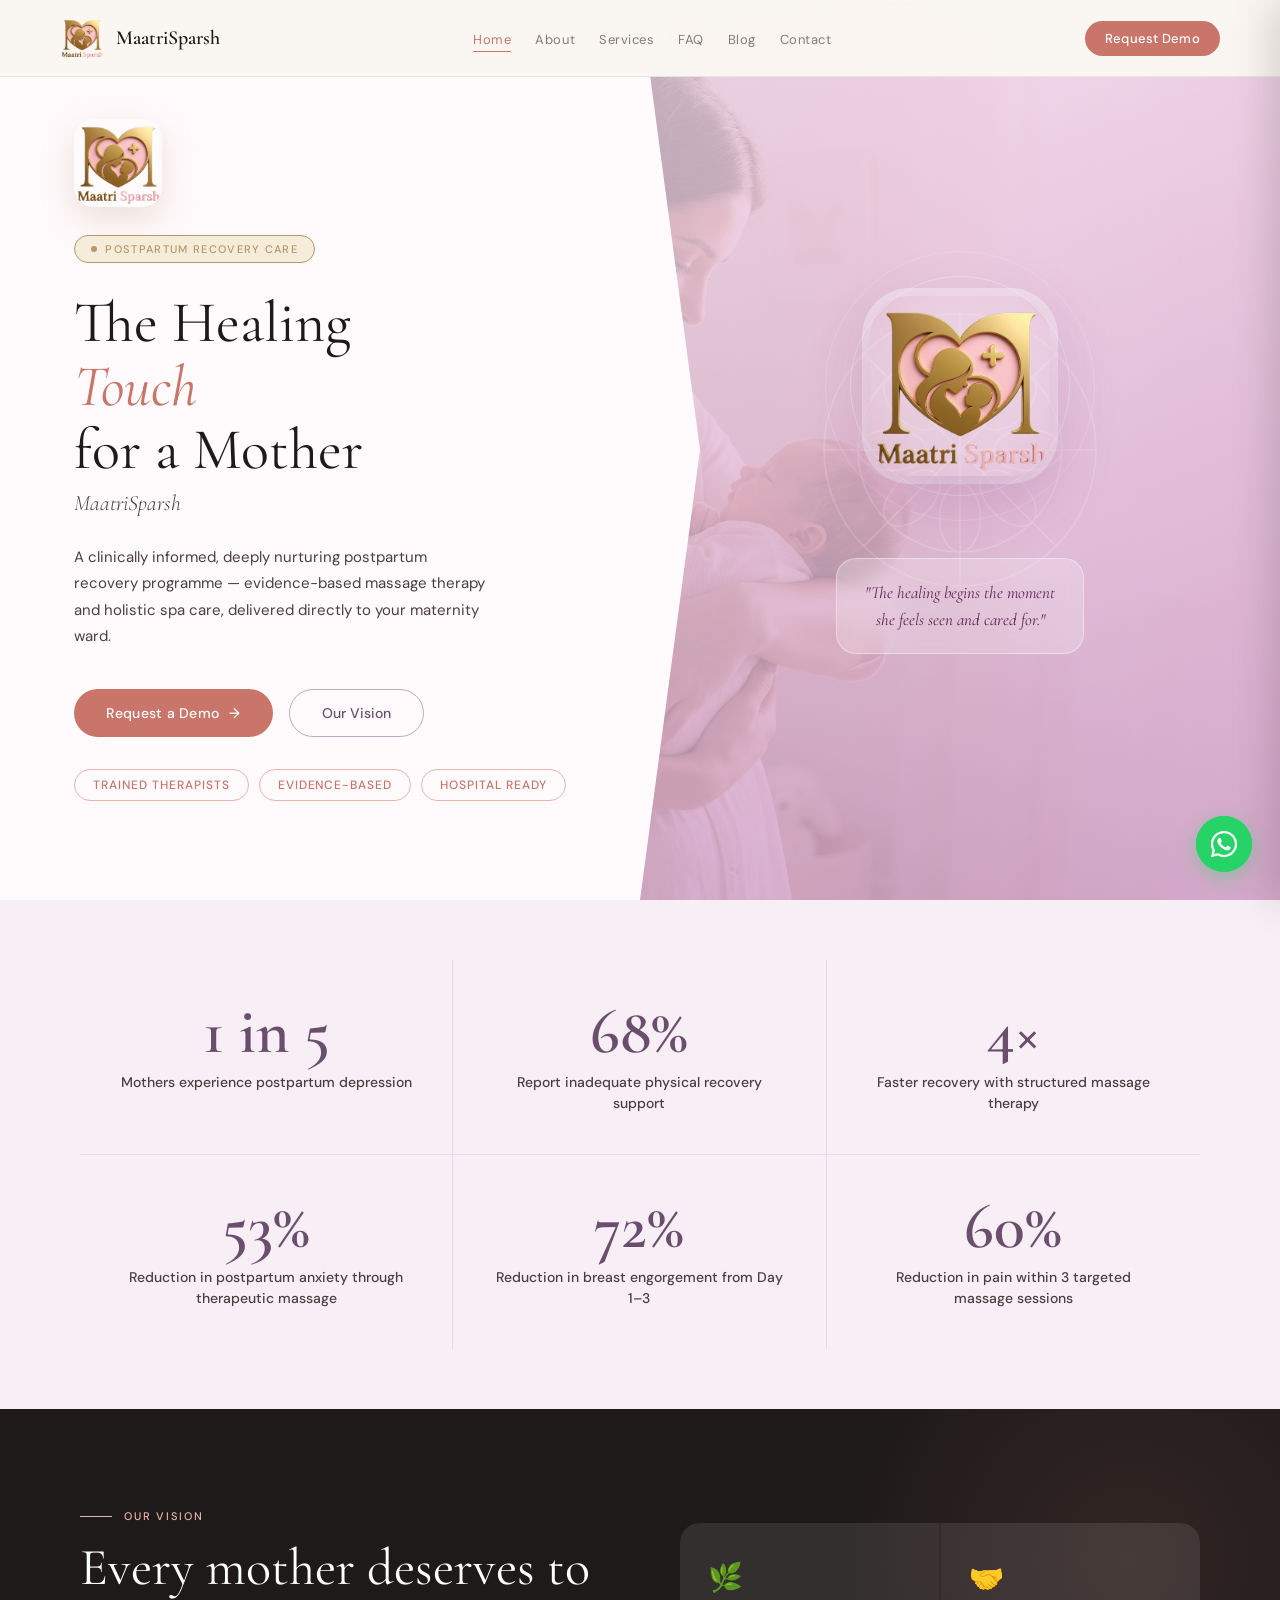
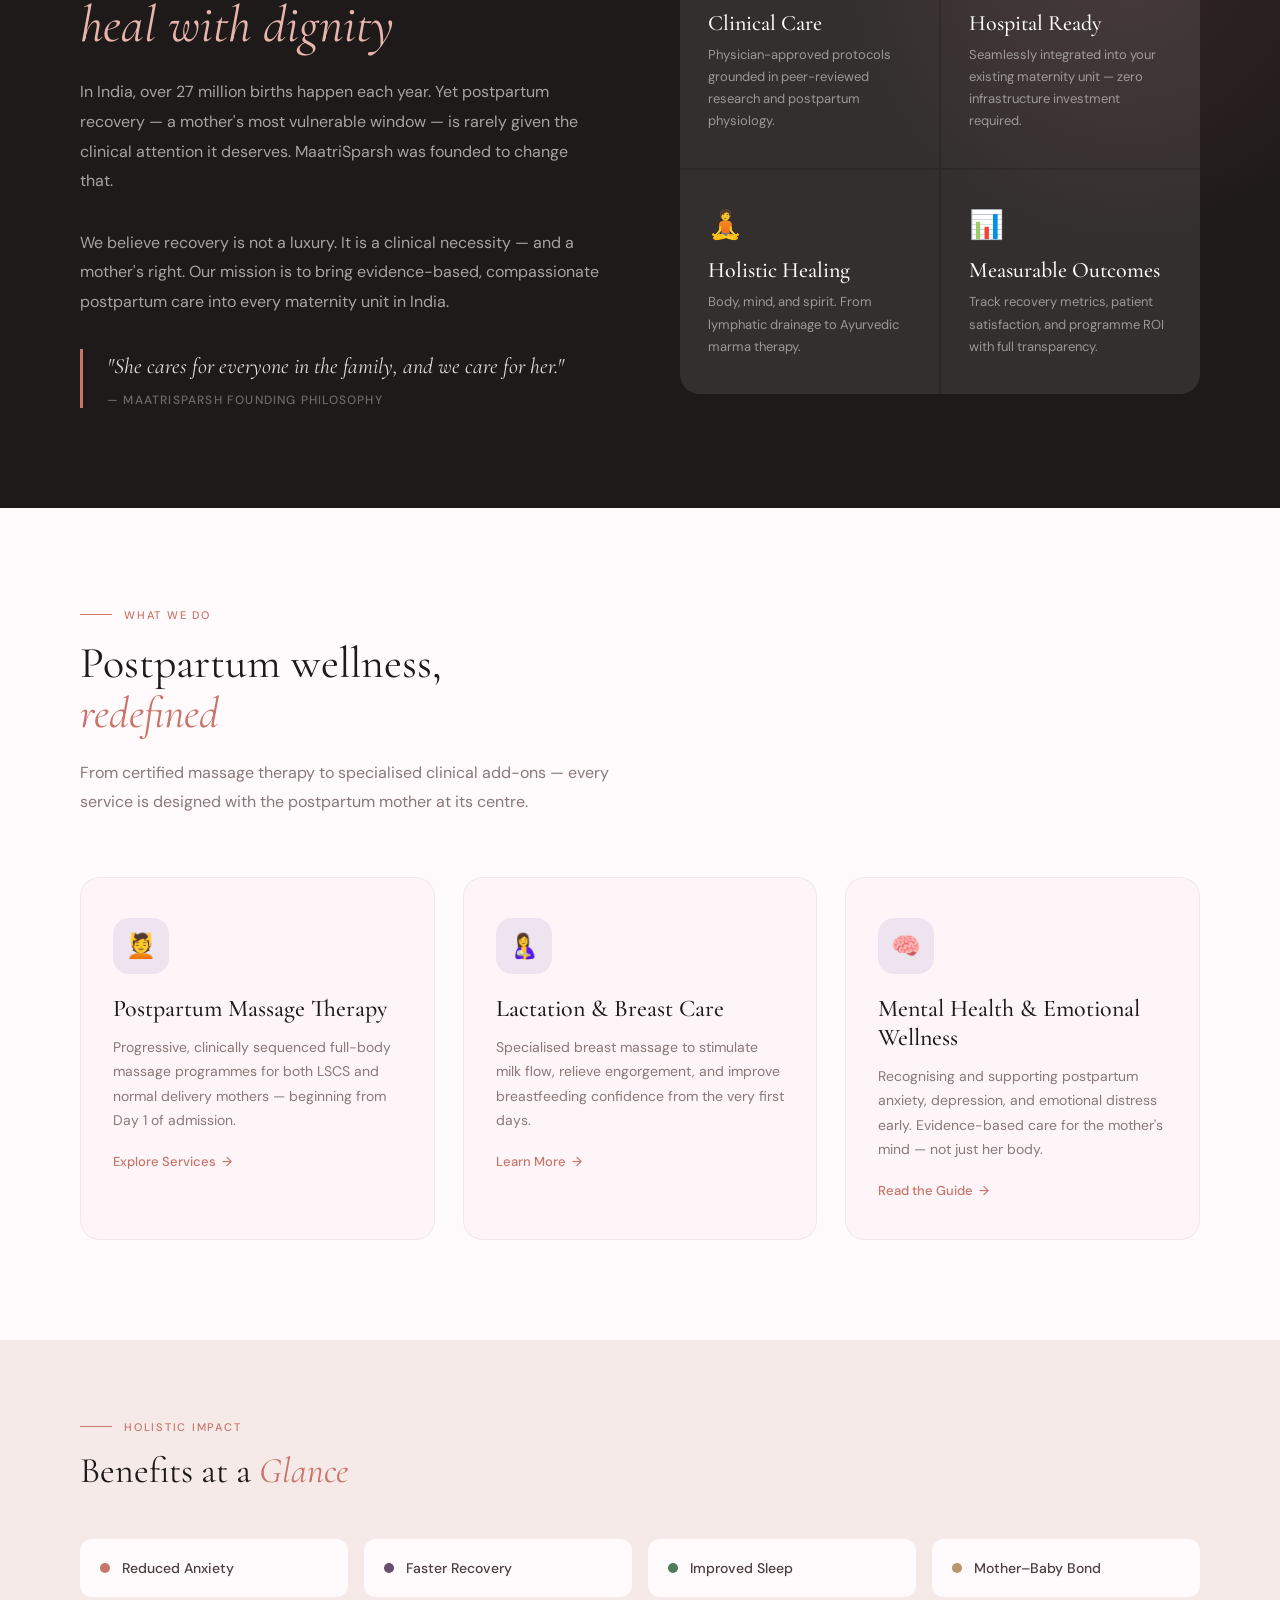
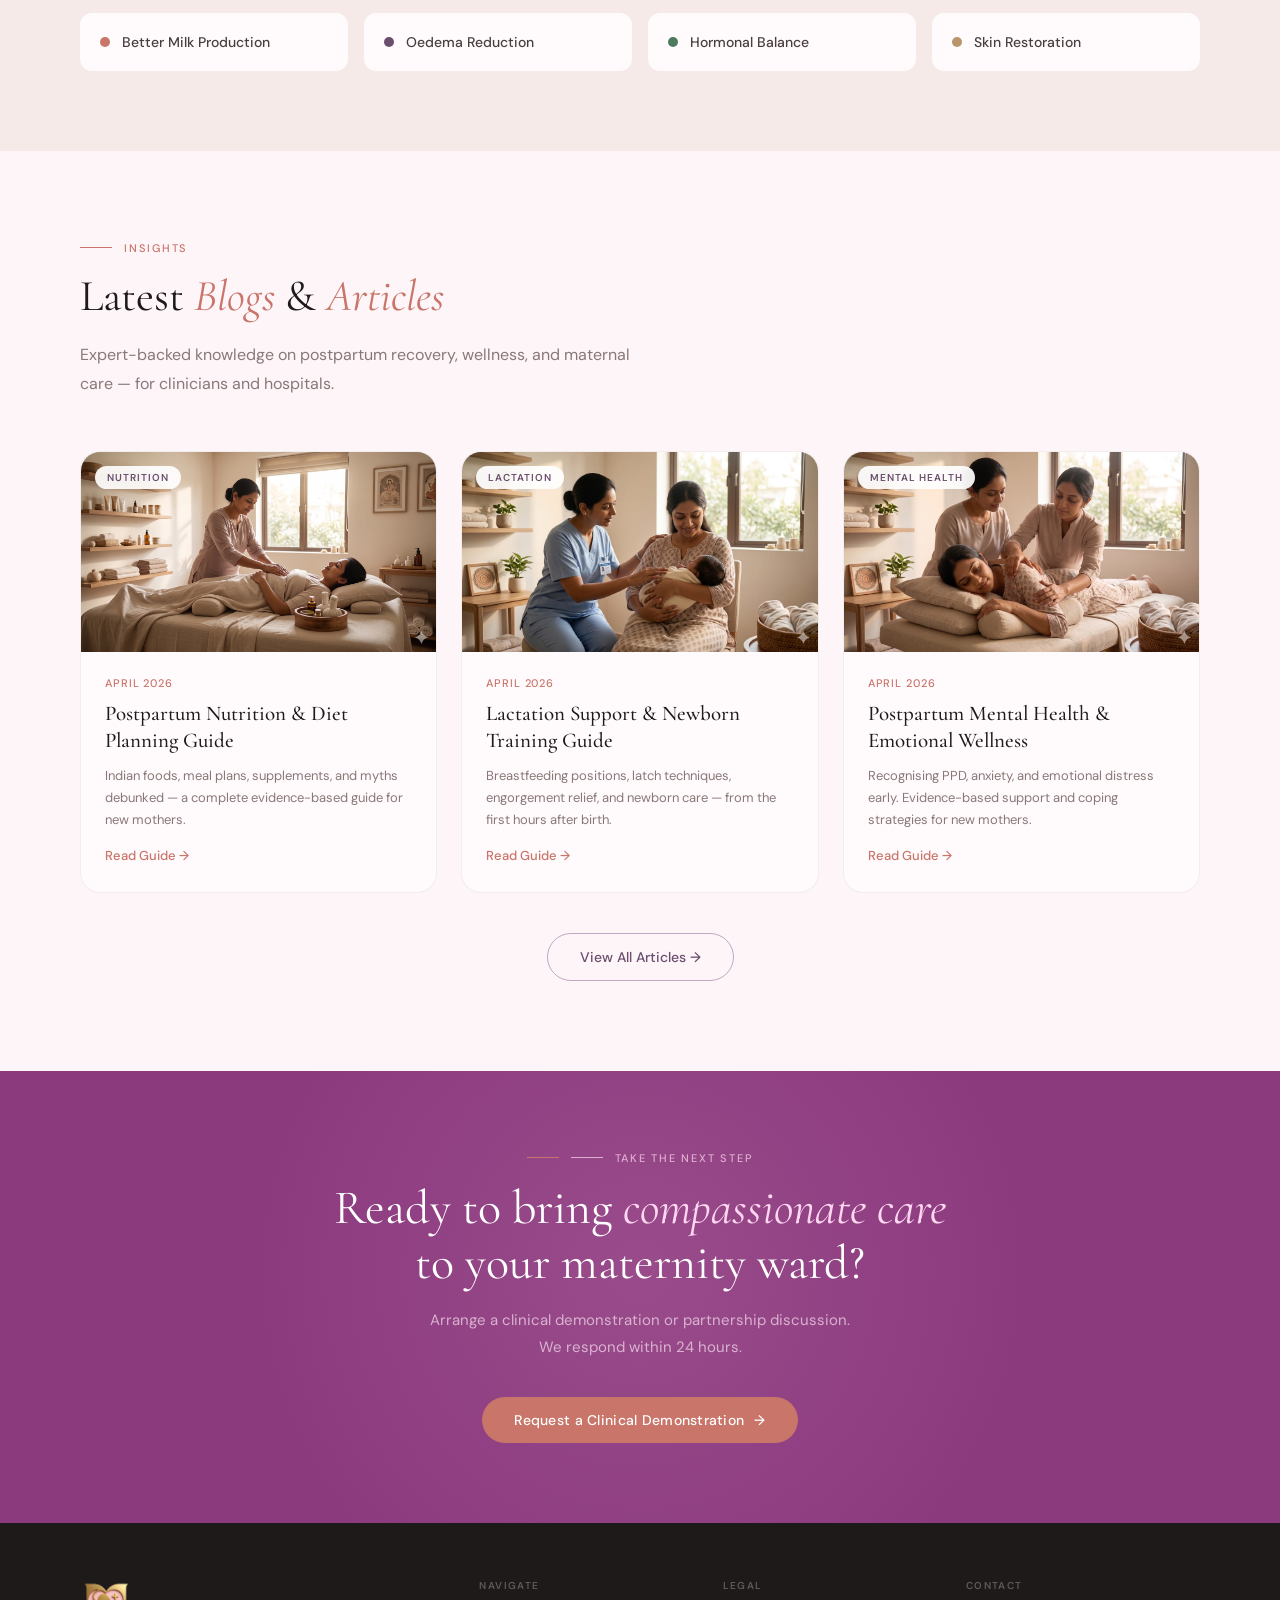
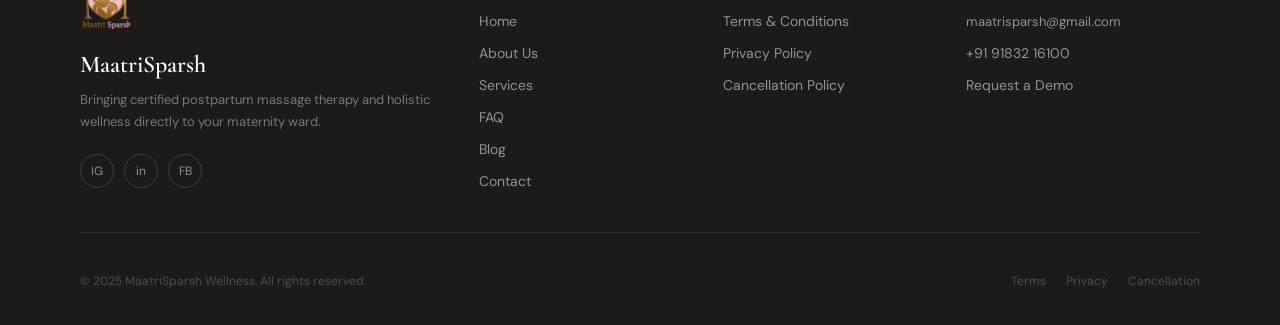
<file: index.html>
<!DOCTYPE html>
<html lang="en">
<head>
<meta charset="UTF-8">
<meta name="viewport" content="width=device-width, initial-scale=1.0">
<meta name="keywords" content="postpartum massage India, maternity ward wellness, hospital postpartum care, MaatriSparsh, postpartum recovery India">
<meta name="description" content="MaatriSparsh brings certified postpartum massage therapy to your maternity ward. Evidence-based, physician-approved, hospital-ready.">
<title>MaatriSparsh — The Healing Touch for a Mother</title>
<link href="https://fonts.googleapis.com/css2?family=Cormorant+Garamond:ital,wght@0,300;0,400;0,500;0,600;1,300;1,400&family=DM+Sans:wght@300;400;500&display=swap" rel="stylesheet">
<link rel="stylesheet" href="shared.css">
<style>
  /* ─── HERO ─── */
  .hero {
    min-height: 100vh;
    display: grid;
    grid-template-columns: 1fr 1fr;
    position: relative;
    overflow: hidden;
  }

  .hero-left {
    background: var(--warm-white);
    display: flex;
    align-items: center;
    justify-content: center;
    padding: 100px 60px 80px;
    position: relative;
    z-index: 2;
  }

  .hero-left::after {
    content: '';
    position: absolute;
    right: -60px; top: 0;
    width: 120px; height: 100%;
    background: var(--warm-white);
    clip-path: polygon(0 0, 50% 0, 100% 50%, 50% 100%, 0 100%);
    z-index: 3;
  }

  .hero-right {
    background: linear-gradient(160deg, #F5DEF0 0%, #E8C8E0 40%, #D4A8CC 100%);
    position: relative;
    overflow: hidden;
    display: flex;
    align-items: center;
    justify-content: center;
  }

  .hero-right-photo {
    position: absolute; inset: 0;
    width: 100%; height: 100%;
    object-fit: cover;
    object-position: center top;
    opacity: 0.22;
    mix-blend-mode: multiply;
  }

  .hero-right-content {
    position: relative;
    z-index: 2;
    display: flex;
    flex-direction: column;
    align-items: center;
    justify-content: center;
    gap: 32px;
    padding: 60px 40px;
    text-align: center;
  }

  .hero-logo-showcase {
    position: relative;
    display: flex;
    align-items: center;
    justify-content: center;
    width: 280px; height: 280px;
  }

  .hero-logo-large {
    width: 180px; height: 180px;
    border-radius: 40px;
    object-fit: cover;
    position: relative; z-index: 3;
    box-shadow: 0 20px 60px rgba(139,58,126,0.3), 0 0 0 8px rgba(255,255,255,0.4);
    animation: breathe 4s ease-in-out infinite;
  }

  .hero-logo-ring {
    position: absolute;
    border-radius: 50%;
    border: 1px solid rgba(255,255,255,0.35);
    animation: breathe 4s ease-in-out infinite;
  }
  .ring-1 { width: 220px; height: 220px; animation-delay: 0.5s; }
  .ring-2 { width: 270px; height: 270px; border-color: rgba(255,255,255,0.18); animation-delay: 1s; }

  .hero-logo-glow {
    position: absolute;
    width: 200px; height: 200px;
    border-radius: 50%;
    background: rgba(255,255,255,0.2);
    filter: blur(20px);
    z-index: 1;
  }

  @keyframes breathe {
    0%, 100% { transform: scale(1); }
    50% { transform: scale(1.04); }
  }

  .hero-right-quote {
    background: rgba(255,255,255,0.22);
    border: 1px solid rgba(255,255,255,0.4);
    border-radius: 20px;
    padding: 20px 28px;
    max-width: 320px;
    backdrop-filter: blur(8px);
  }

  .hero-icon-text {
    font-family: 'Cormorant Garamond', serif;
    font-size: 17px;
    font-style: italic;
    color: rgba(80,20,70,0.9);
    line-height: 1.6;
  }

  .hero-floral-deco {
    position: absolute;
    width: 340px; height: 340px;
    top: 50%; left: 50%;
    transform: translate(-50%, -50%);
    pointer-events: none;
    animation: spin-slow 40s linear infinite;
    z-index: 1;
  }

  @keyframes spin-slow {
    from { transform: translate(-50%, -50%) rotate(0deg); }
    to   { transform: translate(-50%, -50%) rotate(360deg); }
  }

  .hero-badge {
    display: inline-flex;
    align-items: center;
    gap: 8px;
    background: var(--gold-light);
    border: 1px solid var(--gold);
    border-radius: 100px;
    padding: 6px 16px;
    font-size: 11px;
    font-weight: 500;
    letter-spacing: 0.12em;
    text-transform: uppercase;
    color: var(--gold);
    margin-bottom: 28px;
    opacity: 0;
    animation: fadeUp 0.8s 0.2s forwards;
  }

  .badge-dot {
    width: 6px; height: 6px;
    border-radius: 50%;
    background: var(--gold);
    animation: pulse-dot 2s ease-in-out infinite;
  }

  @keyframes pulse-dot {
    0%, 100% { opacity: 1; transform: scale(1); }
    50% { opacity: 0.5; transform: scale(0.7); }
  }

  .hero-title {
    font-family: 'Cormorant Garamond', serif;
    font-size: 58px;
    font-weight: 400;
    line-height: 1.1;
    color: var(--ink);
    margin-bottom: 8px;
    opacity: 0;
    animation: fadeUp 0.8s 0.4s forwards;
  }
  .hero-title em { font-style: italic; color: var(--rose); }

  .hero-subtitle {
    font-family: 'Cormorant Garamond', serif;
    font-size: 22px;
    font-weight: 300;
    font-style: italic;
    color: var(--ink-soft);
    margin-bottom: 28px;
    opacity: 0;
    animation: fadeUp 0.8s 0.6s forwards;
  }

  .hero-desc {
    font-size: 15px;
    line-height: 1.75;
    color: var(--ink-soft);
    max-width: 420px;
    margin-bottom: 40px;
    opacity: 0;
    animation: fadeUp 0.8s 0.8s forwards;
  }

  .hero-actions {
    display: flex;
    gap: 16px;
    flex-wrap: wrap;
    opacity: 0;
    animation: fadeUp 0.8s 0.9s forwards;
    margin-bottom: 32px;
  }

  .btn-primary {
    display: inline-flex;
    align-items: center;
    gap: 10px;
    background: var(--rose);
    color: white;
    border-radius: 100px;
    padding: 14px 32px;
    font-size: 14px;
    font-weight: 500;
    text-decoration: none;
    transition: all 0.3s;
    letter-spacing: 0.02em;
  }
  .btn-primary:hover {
    background: #b3635a;
    transform: translateY(-2px);
    box-shadow: 0 12px 32px rgba(201,117,106,0.35);
  }

  .btn-outline {
    display: inline-flex;
    align-items: center;
    gap: 10px;
    background: transparent;
    color: var(--plum);
    border: 1px solid var(--plum-mid);
    border-radius: 100px;
    padding: 14px 32px;
    font-size: 14px;
    font-weight: 500;
    text-decoration: none;
    transition: all 0.3s;
  }
  .btn-outline:hover {
    background: var(--plum-light);
    border-color: var(--plum);
  }

  .hero-tags {
    display: flex;
    gap: 10px;
    flex-wrap: wrap;
    opacity: 0;
    animation: fadeUp 0.8s 1s forwards;
  }

  .tag {
    border: 1px solid var(--rose-mid);
    border-radius: 100px;
    padding: 7px 18px;
    font-size: 12px;
    letter-spacing: 0.08em;
    color: var(--rose);
    font-weight: 500;
    text-transform: uppercase;
  }

  @keyframes fadeUp {
    from { opacity: 0; transform: translateY(20px); }
    to   { opacity: 1; transform: translateY(0); }
  }

  /* ─── STATS ─── */
  .stats-band {
    background: #F8EEF5;
    padding: 60px 80px;
    display: grid;
    grid-template-columns: repeat(3, 1fr);
  }

  .stats-band-item {
    padding: 40px;
    border-right: 1px solid rgba(107,78,110,0.12);
    text-align: center;
  }
  .stats-band-item:nth-child(3n) { border-right: none; }
  .stats-band-item:nth-child(n+4) { border-top: 1px solid rgba(107,78,110,0.12); }

  .stat-num {
    font-family: 'Cormorant Garamond', serif;
    font-size: 64px;
    font-weight: 600;
    color: var(--plum);
    line-height: 1;
    display: block;
  }

  .stat-label {
    font-size: 14px;
    color: var(--ink-soft);
    margin-top: 8px;
    line-height: 1.5;
    font-weight: 500;
  }

  /* ─── VISION ─── */
  .vision-section {
    background: var(--ink);
    padding: 100px 80px;
    position: relative;
    overflow: hidden;
  }

  .vision-section::before {
    content: '';
    position: absolute;
    top: -150px; right: -150px;
    width: 600px; height: 600px;
    border-radius: 50%;
    background: radial-gradient(circle, rgba(201,117,106,0.12) 0%, transparent 70%);
    pointer-events: none;
  }

  .vision-inner {
    display: grid;
    grid-template-columns: 1fr 1fr;
    gap: 80px;
    align-items: center;
    position: relative;
    z-index: 2;
  }

  .vision-section .section-label { color: var(--rose-mid); }
  .vision-section .section-label::before { background: var(--rose-mid); }

  .vision-heading {
    font-family: 'Cormorant Garamond', serif;
    font-size: 52px;
    font-weight: 400;
    line-height: 1.1;
    color: white;
    margin-bottom: 24px;
  }
  .vision-heading em { font-style: italic; color: var(--rose-mid); }

  .vision-text {
    font-size: 16px;
    line-height: 1.85;
    color: rgba(255,255,255,0.6);
    margin-bottom: 32px;
  }

  .vision-quote {
    border-left: 3px solid var(--rose);
    padding-left: 24px;
    margin-top: 32px;
  }

  .vision-quote-text {
    font-family: 'Cormorant Garamond', serif;
    font-size: 22px;
    font-style: italic;
    color: rgba(255,255,255,0.85);
    line-height: 1.6;
    margin-bottom: 8px;
  }

  .vision-quote-attr {
    font-size: 12px;
    letter-spacing: 0.1em;
    text-transform: uppercase;
    color: rgba(255,255,255,0.35);
    font-weight: 500;
  }

  .vision-pillars {
    display: grid;
    grid-template-columns: 1fr 1fr;
    gap: 2px;
    background: rgba(255,255,255,0.06);
    border-radius: 20px;
    overflow: hidden;
  }

  .pillar-card {
    background: rgba(255,255,255,0.04);
    padding: 36px 28px;
    transition: background 0.3s;
  }
  .pillar-card:hover { background: rgba(255,255,255,0.08); }

  .pillar-icon {
    font-size: 28px;
    margin-bottom: 14px;
    display: block;
  }

  .pillar-title {
    font-family: 'Cormorant Garamond', serif;
    font-size: 22px;
    font-weight: 500;
    color: white;
    margin-bottom: 8px;
  }

  .pillar-text {
    font-size: 13px;
    line-height: 1.7;
    color: rgba(255,255,255,0.5);
  }

  /* ─── WHAT WE DO ─── */
  .what-we-do {
    background: var(--warm-white);
    padding: 100px 80px;
  }

  .what-grid {
    display: grid;
    grid-template-columns: repeat(3, 1fr);
    gap: 28px;
    margin-top: 60px;
  }

  .what-card {
    background: var(--cream);
    border-radius: 20px;
    padding: 40px 32px;
    border: 1px solid rgba(0,0,0,0.05);
    transition: all 0.4s cubic-bezier(0.34, 1.56, 0.64, 1);
    position: relative;
    overflow: hidden;
  }

  .what-card::before {
    content: '';
    position: absolute;
    top: 0; left: 0; right: 0;
    height: 4px;
    background: linear-gradient(90deg, var(--rose), var(--plum));
    opacity: 0;
    transition: opacity 0.3s;
  }

  .what-card:hover { transform: translateY(-8px); box-shadow: 0 24px 48px rgba(107,78,110,0.12); }
  .what-card:hover::before { opacity: 1; }

  .what-icon {
    width: 56px; height: 56px;
    border-radius: 16px;
    background: var(--plum-light);
    display: flex;
    align-items: center;
    justify-content: center;
    font-size: 24px;
    margin-bottom: 20px;
  }

  .what-title {
    font-family: 'Cormorant Garamond', serif;
    font-size: 24px;
    font-weight: 500;
    color: var(--ink);
    margin-bottom: 12px;
  }

  .what-text {
    font-size: 14px;
    line-height: 1.75;
    color: var(--ink-muted);
    margin-bottom: 20px;
  }

  .what-link {
    font-size: 13px;
    font-weight: 500;
    color: var(--rose);
    text-decoration: none;
    display: flex;
    align-items: center;
    gap: 6px;
    transition: gap 0.2s;
  }
  .what-link:hover { gap: 10px; }

  /* ─── JOURNEY ─── */
  .journey-section {
    background: #F2E0EE;
    padding: 100px 80px;
  }

  .journey-section .section-label { color: var(--plum); }
  .journey-section .section-label::before { background: var(--plum); }

  .journey-steps {
    margin-top: 60px;
    display: grid;
    grid-template-columns: repeat(4, 1fr);
    gap: 2px;
    background: rgba(201,117,106,0.12);
    border-radius: 20px;
    overflow: hidden;
  }

  .journey-step {
    background: rgba(255,255,255,0.72);
    padding: 40px 32px;
    transition: background 0.3s;
  }
  .journey-step:hover { background: rgba(255,255,255,0.9); }

  .step-num {
    font-family: 'Cormorant Garamond', serif;
    font-size: 64px;
    font-weight: 300;
    color: rgba(201,117,106,0.25);
    line-height: 1;
    margin-bottom: 16px;
  }

  .step-day {
    font-size: 11px;
    letter-spacing: 0.14em;
    text-transform: uppercase;
    color: var(--plum);
    font-weight: 600;
    margin-bottom: 8px;
  }

  .step-title {
    font-family: 'Cormorant Garamond', serif;
    font-size: 24px;
    color: var(--ink);
    font-weight: 500;
    margin-bottom: 10px;
  }

  .step-text {
    font-size: 13px;
    line-height: 1.65;
    color: var(--ink-muted);
  }

  /* ─── BENEFITS CHIPS ─── */
  .benefits-section {
    background: var(--rose-light);
    padding: 80px;
  }

  .benefits-row {
    display: grid;
    grid-template-columns: repeat(4, 1fr);
    gap: 16px;
    margin-top: 48px;
  }

  .benefit-chip {
    background: var(--warm-white);
    border-radius: 12px;
    padding: 20px;
    display: flex;
    align-items: center;
    gap: 12px;
    transition: transform 0.3s;
  }
  .benefit-chip:hover { transform: scale(1.03); }

  .chip-dot {
    width: 10px; height: 10px;
    border-radius: 50%;
    flex-shrink: 0;
  }
  .chip-dot.rose { background: var(--rose); }
  .chip-dot.plum { background: var(--plum); }
  .chip-dot.green { background: var(--green-soft); }
  .chip-dot.gold { background: var(--gold); }

  .chip-label {
    font-size: 14px;
    font-weight: 500;
    color: var(--ink-soft);
  }

  /* ─── MINI CTA ─── */
  .mini-cta {
    background: #8B3A7E;
    padding: 80px;
    text-align: center;
    position: relative;
    overflow: hidden;
  }

  .mini-cta::before {
    content: '';
    position: absolute;
    top: -200px; left: 50%;
    transform: translateX(-50%);
    width: 800px; height: 800px;
    border-radius: 50%;
    background: radial-gradient(circle, rgba(255,200,230,0.12) 0%, transparent 70%);
    pointer-events: none;
  }

  .mini-cta-heading {
    font-family: 'Cormorant Garamond', serif;
    font-size: 48px;
    font-weight: 400;
    color: white;
    line-height: 1.15;
    margin-bottom: 16px;
  }
  .mini-cta-heading em { font-style: italic; color: #FFD6F0; }

  .mini-cta-text {
    font-size: 15px;
    color: rgba(255,235,248,0.65);
    max-width: 440px;
    margin: 0 auto 36px;
    line-height: 1.8;
  }

  /* ─── BLOG PREVIEW ─── */
  .blogs-section {
    background: var(--cream);
    padding: 90px 80px;
  }

  .blogs-grid {
    display: grid;
    grid-template-columns: repeat(3, 1fr);
    gap: 24px;
    margin-top: 52px;
  }

  .blog-card {
    background: var(--warm-white);
    border-radius: 20px;
    overflow: hidden;
    border: 1px solid rgba(0,0,0,0.05);
    transition: transform 0.4s cubic-bezier(0.34,1.56,0.64,1), box-shadow 0.4s;
    text-decoration: none;
    color: inherit;
    display: flex;
    flex-direction: column;
  }

  .blog-card:nth-child(1) { transition-delay: 0s; }
  .blog-card:nth-child(2) { transition-delay: 0.08s; }
  .blog-card:nth-child(3) { transition-delay: 0.16s; }

  .blog-card:hover {
    transform: translateY(-10px) scale(1.02);
    box-shadow: 0 24px 48px rgba(107,78,110,0.14);
  }

  .blog-image {
    position: relative;
    overflow: hidden;
    height: 200px;
  }

  .blog-image img {
    width: 100%;
    height: 100%;
    object-fit: cover;
    transition: transform 0.6s ease, filter 0.6s ease;
    display: block;
  }

  .blog-card:hover .blog-image img {
    transform: scale(1.1);
    filter: brightness(0.82);
  }

  .blog-overlay {
    position: absolute;
    inset: 0;
    background: linear-gradient(to top, rgba(107,78,110,0.5), transparent 60%);
    opacity: 0;
    transition: opacity 0.4s ease;
  }

  .blog-card:hover .blog-overlay { opacity: 1; }

  .blog-badge {
    position: absolute;
    top: 14px; left: 14px;
    background: rgba(255,255,255,0.92);
    color: var(--plum);
    font-size: 10px;
    font-weight: 600;
    letter-spacing: 0.1em;
    text-transform: uppercase;
    padding: 5px 12px;
    border-radius: 100px;
    backdrop-filter: blur(4px);
    z-index: 2;
  }

  .blog-content {
    padding: 24px 24px 28px;
    display: flex;
    flex-direction: column;
    flex: 1;
  }

  .blog-date {
    font-size: 11px;
    font-weight: 500;
    color: var(--rose);
    letter-spacing: 0.08em;
    text-transform: uppercase;
    margin-bottom: 10px;
  }

  .blog-content h3 {
    font-family: 'Cormorant Garamond', serif;
    font-size: 21px;
    font-weight: 500;
    color: var(--ink);
    line-height: 1.3;
    margin-bottom: 10px;
    transition: color 0.3s;
    flex: 1;
  }

  .blog-card:hover h3 { color: var(--rose); }

  .blog-content p {
    font-size: 13px;
    line-height: 1.7;
    color: var(--ink-muted);
    margin-bottom: 16px;
  }

  .blog-link {
    font-size: 13px;
    font-weight: 500;
    color: var(--rose);
    display: inline-flex;
    align-items: center;
    gap: 6px;
    transition: gap 0.2s;
    margin-top: auto;
  }

  .blog-card:hover .blog-link { gap: 10px; }

  .blogs-view-all {
    text-align: center;
    margin-top: 40px;
  }

  /* ─── TABLET + MOBILE ─── */
  @media (max-width: 900px) {
    .hero { grid-template-columns: 1fr; min-height: auto; }
    .hero-right { display: none; }
    .hero-left { padding: 100px 24px 60px; }
    .hero-left::after { display: none; }
    .stats-band { grid-template-columns: 1fr 1fr; padding: 0; }
    .stats-band-item { padding: 32px 20px; }
    .vision-section { padding: 60px 24px; }
    .vision-inner { grid-template-columns: 1fr; gap: 40px; }
    .vision-pillars { grid-template-columns: 1fr 1fr; }
    .what-we-do { padding: 60px 24px; }
    .what-grid { grid-template-columns: 1fr; gap: 16px; margin-top: 36px; }
    .journey-section { padding: 60px 24px; }
    .journey-steps { grid-template-columns: 1fr 1fr; margin-top: 36px; }
    .benefits-section { padding: 56px 24px; }
    .benefits-row { grid-template-columns: 1fr 1fr; gap: 10px; margin-top: 32px; }
    .blogs-section { padding: 56px 24px; }
    .blogs-grid { grid-template-columns: 1fr 1fr; gap: 16px; margin-top: 36px; }
    .mini-cta { padding: 56px 24px; }
    .mini-cta-heading { font-size: 36px; }
  }

  /* ─── MOBILE (≤600px) ─── */
  @media (max-width: 600px) {
    /* Hero */
    .hero-left { padding: 88px 16px 52px; }
    .hero-title { font-size: 36px; }
    .hero-subtitle { font-size: 17px; }
    .hero-desc { font-size: 14px; margin-bottom: 28px; }
    .hero-badge { font-size: 10px; padding: 5px 12px; margin-bottom: 20px; }
    .hero-actions { gap: 10px; margin-bottom: 24px; }
    .btn-primary, .btn-outline { padding: 12px 22px; font-size: 13px; }
    .hero-tags { gap: 8px; }
    .tag { font-size: 11px; padding: 6px 12px; }

    /* Stats */
    .stats-band { grid-template-columns: 1fr; }
    .stats-band-item { border-right: none !important; border-bottom: 1px solid rgba(107,78,110,0.12); padding: 28px 16px; }
    .stats-band-item:last-child { border-bottom: none; }
    .stat-num { font-size: 52px; }
    .stat-label { font-size: 13px; }

    /* Vision */
    .vision-section { padding: 48px 16px; }
    .vision-heading { font-size: 30px; }
    .vision-text { font-size: 14px; }
    .vision-quote-text { font-size: 18px; }
    .vision-pillars { grid-template-columns: 1fr; }
    .pillar-card { padding: 24px 20px; }
    .pillar-title { font-size: 18px; }

    /* What we do */
    .what-we-do { padding: 48px 16px; }
    .what-grid { gap: 12px; margin-top: 28px; }
    .what-card { padding: 28px 20px; }
    .what-title { font-size: 20px; }

    /* Journey */
    .journey-section { padding: 48px 16px; }
    .journey-steps { grid-template-columns: 1fr; gap: 2px; margin-top: 28px; }
    .journey-step { padding: 28px 20px; }
    .step-num { font-size: 48px; margin-bottom: 8px; }
    .step-title { font-size: 20px; }
    .step-text { font-size: 13px; }

    /* Benefits */
    .benefits-section { padding: 48px 16px; }
    .benefits-row { grid-template-columns: 1fr 1fr; gap: 8px; margin-top: 24px; }
    .benefit-chip { padding: 14px 12px; gap: 8px; }
    .chip-label { font-size: 12px; }

    /* Blogs */
    .blogs-section { padding: 48px 16px; }
    .blogs-grid { grid-template-columns: 1fr; gap: 14px; margin-top: 28px; }
    .blog-image { height: 170px; }
    .blog-content { padding: 18px 18px 22px; }
    .blog-content h3 { font-size: 18px; }
    .blog-content p { font-size: 13px; }
    .blogs-view-all { margin-top: 28px; }

    /* Mini CTA */
    .mini-cta { padding: 48px 16px; }
    .mini-cta-heading { font-size: 28px; }
    .mini-cta-text { font-size: 14px; margin-bottom: 28px; }
    .mini-cta .btn-primary { width: 100%; justify-content: center; }
  }
</style>
<link rel="icon" type="image/svg+xml" href="favicon.svg">
</head>
<body data-page="index">

<!-- HERO -->
<section class="hero" style="padding:0;">
  <div class="hero-left">
    <div>
      <img src="images/logo.jpg" alt="MaatriSparsh" style="height:88px;width:88px;border-radius:20px;object-fit:cover;margin-bottom:28px;display:block;box-shadow:0 12px 32px rgba(184,149,106,0.25);">
      <div class="hero-badge"><span class="badge-dot"></span>Postpartum Recovery Care</div>
      <h1 class="hero-title">The Healing<br><em>Touch</em><br>for a Mother</h1>
      <p class="hero-subtitle">MaatriSparsh</p>
      <p class="hero-desc">A clinically informed, deeply nurturing postpartum recovery programme — evidence-based massage therapy and holistic spa care, delivered directly to your maternity ward.</p>
      <div class="hero-actions">
        <a href="contact.html" class="btn-primary">Request a Demo <span>→</span></a>
        <a href="about.html" class="btn-outline">Our Vision</a>
      </div>
      <div class="hero-tags">
        <span class="tag">Trained Therapists</span>
        <span class="tag">Evidence-Based</span>
        <span class="tag">Hospital Ready</span>
      </div>
    </div>
  </div>
  <div class="hero-right">
    <img src="images/hero.jpg" alt="" class="hero-right-photo">
    <div class="hero-right-content">
      <div class="hero-logo-showcase">
        <div class="hero-logo-glow"></div>
        <img src="images/logo.jpg" alt="MaatriSparsh" class="hero-logo-large">
        <div class="hero-logo-ring ring-1"></div>
        <div class="hero-logo-ring ring-2"></div>
      </div>
      <div class="hero-right-quote">
        <p class="hero-icon-text">"The healing begins the moment<br>she feels seen and cared for."</p>
      </div>
      <svg class="hero-floral-deco" viewBox="0 0 200 200" xmlns="http://www.w3.org/2000/svg" aria-hidden="true">
        <g opacity="0.18" fill="none" stroke="rgba(255,255,255,0.9)" stroke-width="1">
          <circle cx="100" cy="100" r="80"/>
          <circle cx="100" cy="100" r="60"/>
          <line x1="100" y1="20" x2="100" y2="180"/>
          <line x1="20" y1="100" x2="180" y2="100"/>
          <line x1="43" y1="43" x2="157" y2="157"/>
          <line x1="157" y1="43" x2="43" y2="157"/>
          <ellipse cx="100" cy="60" rx="12" ry="20" transform="rotate(0 100 100)"/>
          <ellipse cx="100" cy="60" rx="12" ry="20" transform="rotate(45 100 100)"/>
          <ellipse cx="100" cy="60" rx="12" ry="20" transform="rotate(90 100 100)"/>
          <ellipse cx="100" cy="60" rx="12" ry="20" transform="rotate(135 100 100)"/>
          <ellipse cx="100" cy="60" rx="12" ry="20" transform="rotate(180 100 100)"/>
          <ellipse cx="100" cy="60" rx="12" ry="20" transform="rotate(225 100 100)"/>
          <ellipse cx="100" cy="60" rx="12" ry="20" transform="rotate(270 100 100)"/>
          <ellipse cx="100" cy="60" rx="12" ry="20" transform="rotate(315 100 100)"/>
        </g>
      </svg>
    </div>
  </div>
</section>

<!-- STATS -->
<div class="stats-band">
  <div class="stats-band-item reveal"><span class="stat-num">1 in 5</span><div class="stat-label">Mothers experience postpartum depression</div></div>
  <div class="stats-band-item reveal"><span class="stat-num">68%</span><div class="stat-label">Report inadequate physical recovery support</div></div>
  <div class="stats-band-item reveal"><span class="stat-num">4×</span><div class="stat-label">Faster recovery with structured massage therapy</div></div>
  <div class="stats-band-item reveal"><span class="stat-num">53%</span><div class="stat-label">Reduction in postpartum anxiety through therapeutic massage</div></div>
  <div class="stats-band-item reveal"><span class="stat-num">72%</span><div class="stat-label">Reduction in breast engorgement from Day 1–3</div></div>
  <div class="stats-band-item reveal"><span class="stat-num">60%</span><div class="stat-label">Reduction in pain within 3 targeted massage sessions</div></div>
</div>

<!-- VISION -->
<section class="vision-section">
  <div class="vision-inner">
    <div>
      <div class="section-label reveal">Our Vision</div>
      <h2 class="vision-heading reveal">Every mother deserves to <em>heal with dignity</em></h2>
      <p class="vision-text reveal">In India, over 27 million births happen each year. Yet postpartum recovery — a mother's most vulnerable window — is rarely given the clinical attention it deserves. MaatriSparsh was founded to change that.</p>
      <p class="vision-text reveal">We believe recovery is not a luxury. It is a clinical necessity — and a mother's right. Our mission is to bring evidence-based, compassionate postpartum care into every maternity unit in India.</p>
      <div class="vision-quote reveal">
        <p class="vision-quote-text">"She cares for everyone in the family, and we care for her."</p>
        <p class="vision-quote-attr">— MaatriSparsh Founding Philosophy</p>
      </div>
    </div>
    <div class="vision-pillars reveal">
      <div class="pillar-card">
        <span class="pillar-icon">🌿</span>
        <div class="pillar-title">Clinical Care</div>
        <p class="pillar-text">Physician-approved protocols grounded in peer-reviewed research and postpartum physiology.</p>
      </div>
      <div class="pillar-card">
        <span class="pillar-icon">🤝</span>
        <div class="pillar-title">Hospital Ready</div>
        <p class="pillar-text">Seamlessly integrated into your existing maternity unit — zero infrastructure investment required.</p>
      </div>
      <div class="pillar-card">
        <span class="pillar-icon">🧘</span>
        <div class="pillar-title">Holistic Healing</div>
        <p class="pillar-text">Body, mind, and spirit. From lymphatic drainage to Ayurvedic marma therapy.</p>
      </div>
      <div class="pillar-card">
        <span class="pillar-icon">📊</span>
        <div class="pillar-title">Measurable Outcomes</div>
        <p class="pillar-text">Track recovery metrics, patient satisfaction, and programme ROI with full transparency.</p>
      </div>
    </div>
  </div>
</section>

<!-- WHAT WE DO -->
<section class="what-we-do">
  <div class="section-label reveal">What We Do</div>
  <h2 class="section-heading reveal">Postpartum wellness,<br><em>redefined</em></h2>
  <p class="section-lead reveal">From certified massage therapy to specialised clinical add-ons — every service is designed with the postpartum mother at its centre.</p>

  <div class="what-grid">
    <div class="what-card reveal">
      <div class="what-icon">💆</div>
      <div class="what-title">Postpartum Massage Therapy</div>
      <p class="what-text">Progressive, clinically sequenced full-body massage programmes for both LSCS and normal delivery mothers — beginning from Day 1 of admission.</p>
      <a href="services.html" class="what-link">Explore Services <span>→</span></a>
    </div>
    <div class="what-card reveal">
      <div class="what-icon">🤱</div>
      <div class="what-title">Lactation & Breast Care</div>
      <p class="what-text">Specialised breast massage to stimulate milk flow, relieve engorgement, and improve breastfeeding confidence from the very first days.</p>
      <a href="services.html#addons" class="what-link">Learn More <span>→</span></a>
    </div>
    <div class="what-card reveal">
      <div class="what-icon">🧠</div>
      <div class="what-title">Mental Health & Emotional Wellness</div>
      <p class="what-text">Recognising and supporting postpartum anxiety, depression, and emotional distress early. Evidence-based care for the mother's mind — not just her body.</p>
      <a href="postpartum-mental-health-guide.html" class="what-link">Read the Guide <span>→</span></a>
    </div>
  </div>
</section>
<!-- JOURNEY -->
<!-- <section class="journey-section">
  <div class="section-label reveal">The Recovery Path</div>
  <h2 class="section-heading reveal">The MaatriSparsh <em>Journey</em></h2>
  <p class="section-lead reveal">A carefully sequenced recovery path — from first day of admission to radiant wellness.</p>

  <div class="journey-steps">
    <div class="journey-step reveal">
      <div class="step-num">01</div>
      <div class="step-day">Day 1 · Admission</div>
      <div class="step-title">Assessment</div>
      <p class="step-text">Therapist reviews delivery type, vitals & physician notes. Personalised care plan created for each mother.</p>
    </div>
    <div class="journey-step reveal">
      <div class="step-num">02</div>
      <div class="step-day">Day 2 · Begin</div>
      <div class="step-title">Gentle Touch</div>
      <p class="step-text">Low-pressure therapeutic massage begins. Focus on comfort, pain relief & circulation activation.</p>
    </div>
    <div class="journey-step reveal">
      <div class="step-num">03</div>
      <div class="step-day">Day 3 · Progress</div>
      <div class="step-title">Deep Recovery</div>
      <p class="step-text">Full-body session with medium pressure. Lymphatic drainage & muscle restoration begins.</p>
    </div>
    <div class="journey-step reveal">
      <div class="step-num">04</div>
      <div class="step-day">Day 4+ · Wellness</div>
      <div class="step-title">Spa & Renewal</div>
      <p class="step-text">Complete wellness session including spa & pedicure. Mother feels restored, confident, and joyful.</p>
    </div>
  </div>
</section> -->

<!-- BENEFITS -->
<section class="benefits-section">
  <div class="section-label reveal">Holistic Impact</div>
  <h2 class="section-heading reveal" style="font-size:36px;">Benefits at a <em>Glance</em></h2>
  <div class="benefits-row">
    <div class="benefit-chip reveal"><div class="chip-dot rose"></div><span class="chip-label">Reduced Anxiety</span></div>
    <div class="benefit-chip reveal"><div class="chip-dot plum"></div><span class="chip-label">Faster Recovery</span></div>
    <div class="benefit-chip reveal"><div class="chip-dot green"></div><span class="chip-label">Improved Sleep</span></div>
    <div class="benefit-chip reveal"><div class="chip-dot gold"></div><span class="chip-label">Mother–Baby Bond</span></div>
    <div class="benefit-chip reveal"><div class="chip-dot rose"></div><span class="chip-label">Better Milk Production</span></div>
    <div class="benefit-chip reveal"><div class="chip-dot plum"></div><span class="chip-label">Oedema Reduction</span></div>
    <div class="benefit-chip reveal"><div class="chip-dot green"></div><span class="chip-label">Hormonal Balance</span></div>
    <div class="benefit-chip reveal"><div class="chip-dot gold"></div><span class="chip-label">Skin Restoration</span></div>
  </div>
</section>

<!-- BLOG PREVIEW -->
<section class="blogs-section">
  <div class="section-label reveal">Insights</div>
  <h2 class="section-heading reveal">Latest <em>Blogs</em> & <em>Articles</em></h2>
  <p class="section-lead reveal">Expert-backed knowledge on postpartum recovery, wellness, and maternal care — for clinicians and hospitals.</p>

  <div class="blogs-grid">

    <a href="postpartum-nutrition-guide.html" class="blog-card reveal">
      <div class="blog-image">
        <img src="images/massage.jpg" alt="Postpartum Nutrition" loading="lazy">
        <div class="blog-overlay"></div>
        <span class="blog-badge">Nutrition</span>
      </div>
      <div class="blog-content">
        <div class="blog-date">April 2026</div>
        <h3>Postpartum Nutrition & Diet Planning Guide</h3>
        <p>Indian foods, meal plans, supplements, and myths debunked — a complete evidence-based guide for new mothers.</p>
        <span class="blog-link">Read Guide →</span>
      </div>
    </a>

    <a href="lactation-newborn-guide.html" class="blog-card reveal">
      <div class="blog-image">
        <img src="images/therapy.jpg" alt="Lactation Support" loading="lazy">
        <div class="blog-overlay"></div>
        <span class="blog-badge">Lactation</span>
      </div>
      <div class="blog-content">
        <div class="blog-date">April 2026</div>
        <h3>Lactation Support & Newborn Training Guide</h3>
        <p>Breastfeeding positions, latch techniques, engorgement relief, and newborn care — from the first hours after birth.</p>
        <span class="blog-link">Read Guide →</span>
      </div>
    </a>

    <a href="postpartum-mental-health-guide.html" class="blog-card reveal">
      <div class="blog-image">
        <img src="images/spa.jpg" alt="Mental Health" loading="lazy">
        <div class="blog-overlay"></div>
        <span class="blog-badge">Mental Health</span>
      </div>
      <div class="blog-content">
        <div class="blog-date">April 2026</div>
        <h3>Postpartum Mental Health & Emotional Wellness</h3>
        <p>Recognising PPD, anxiety, and emotional distress early. Evidence-based support and coping strategies for new mothers.</p>
        <span class="blog-link">Read Guide →</span>
      </div>
    </a>

  </div>

  <div class="blogs-view-all reveal">
    <a href="blog.html" class="btn-outline">View All Articles →</a>
  </div>
</section>

<!-- MINI CTA -->
<section class="mini-cta" style="position:relative;z-index:1;">
  <div class="section-label reveal" style="color:rgba(255,220,240,0.7);justify-content:center;">
    <span style="background:rgba(255,220,240,0.7);height:1px;width:32px;"></span>
    Take the Next Step
  </div>
  <h2 class="mini-cta-heading reveal">Ready to bring <em>compassionate care</em><br>to your maternity ward?</h2>
  <p class="mini-cta-text reveal">Arrange a clinical demonstration or partnership discussion. We respond within 24 hours.</p>
  <a href="contact.html" class="btn-primary reveal" style="display:inline-flex;">Request a Clinical Demonstration <span>→</span></a>
</section>

<script src="shared.js"></script>
</body>
</html>
</file>
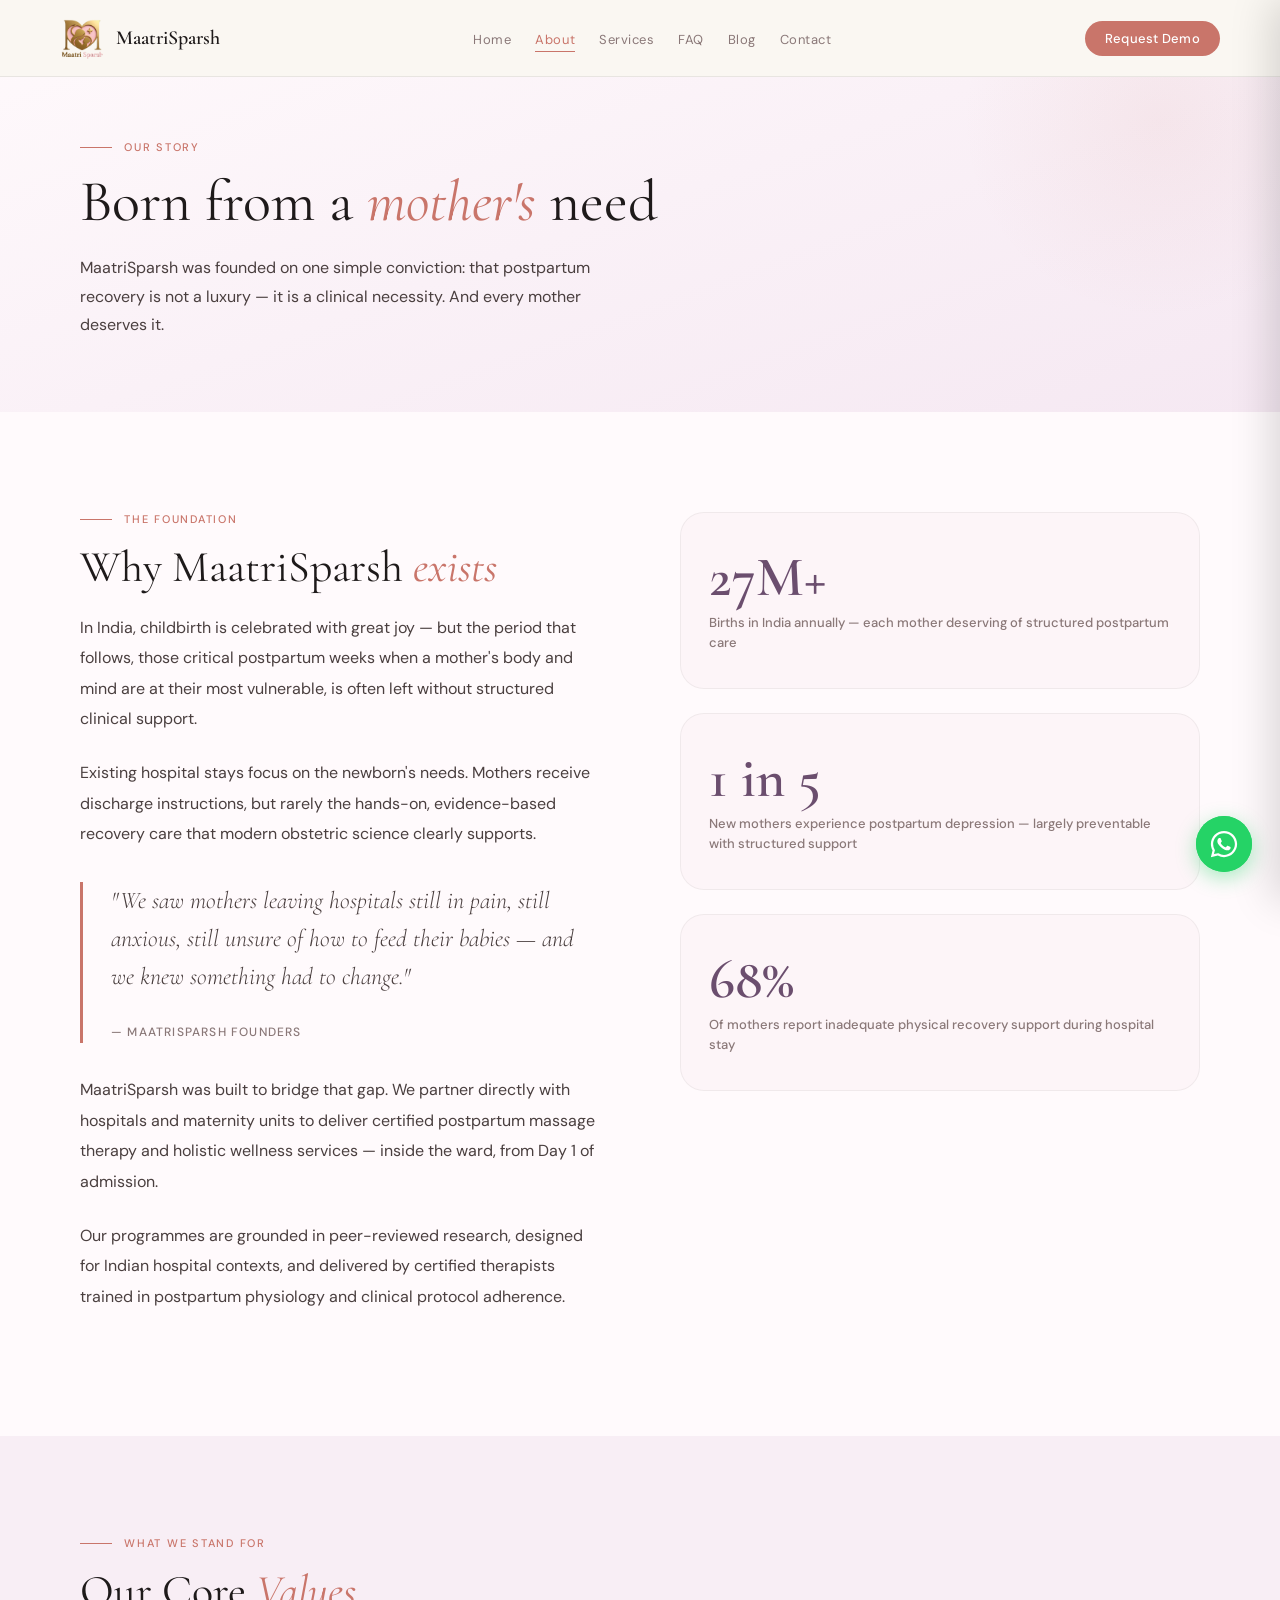
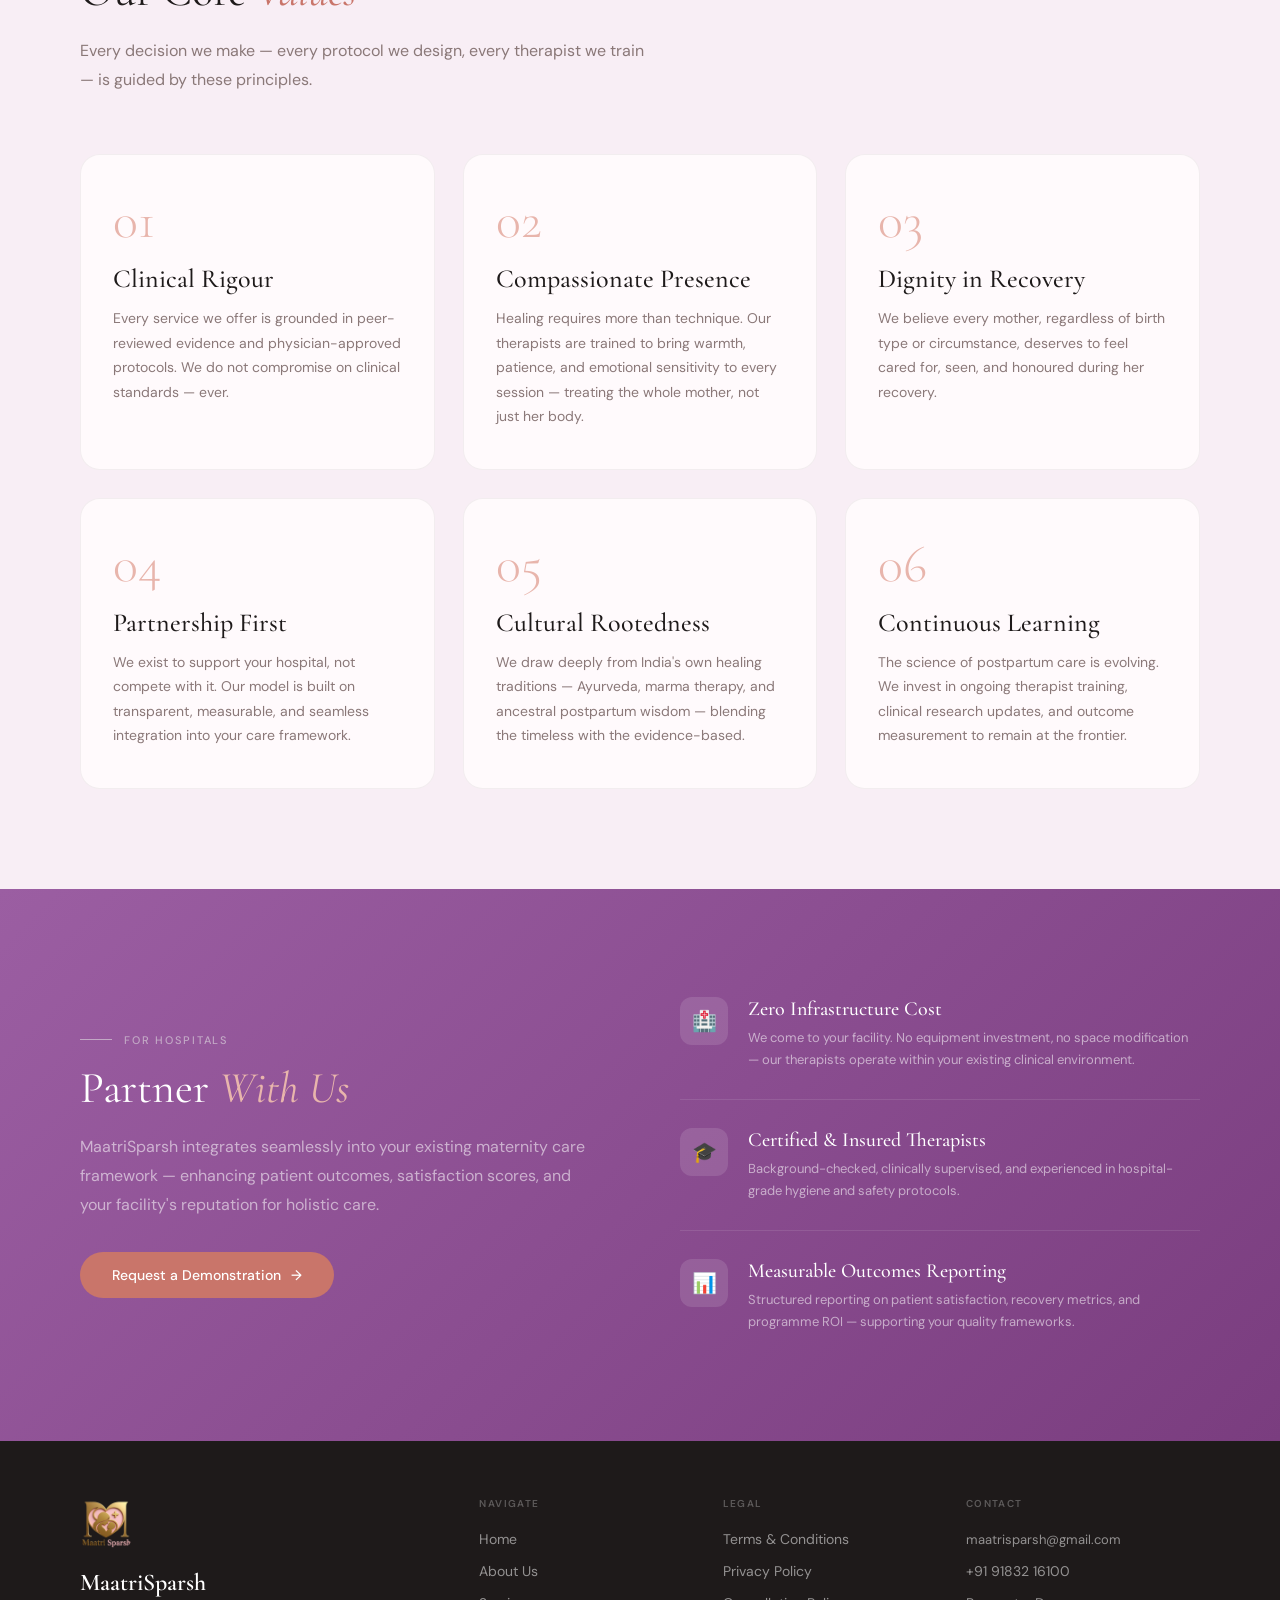
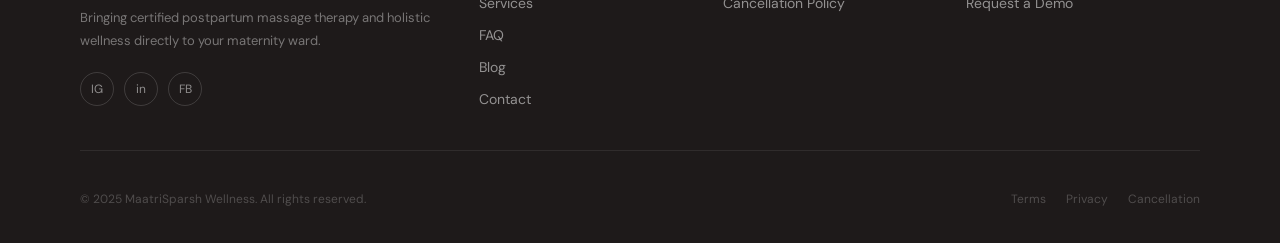
<file: about.html>
<!DOCTYPE html>
<html lang="en">
<head>
<meta charset="UTF-8">
<meta name="viewport" content="width=device-width, initial-scale=1.0">
<meta name="keywords" content="MaatriSparsh about, postpartum wellness startup India, hospital partnership programme">
<meta name="description" content="About MaatriSparsh — our story, our vision, and the team dedicated to postpartum healing.">
<title>About — MaatriSparsh</title>
<link href="https://fonts.googleapis.com/css2?family=Cormorant+Garamond:ital,wght@0,300;0,400;0,500;0,600;1,300;1,400&family=DM+Sans:wght@300;400;500&display=swap" rel="stylesheet">
<link rel="stylesheet" href="shared.css">
<style>
  /* ─── STORY ─── */
  .story-section {
    background: var(--warm-white);
    padding: 100px 80px;
    display: grid;
    grid-template-columns: 1fr 1fr;
    gap: 80px;
    align-items: start;
  }

  .story-body { font-size: 16px; line-height: 1.9; color: var(--ink-soft); }
  .story-body p { margin-bottom: 24px; }

  .story-quote {
    border-left: 3px solid var(--rose);
    padding-left: 28px;
    margin: 32px 0;
  }

  .story-quote-text {
    font-family: 'Cormorant Garamond', serif;
    font-size: 24px;
    font-style: italic;
    font-weight: 300;
    line-height: 1.6;
    color: var(--ink-soft);
    margin-bottom: 10px;
  }

  .story-quote-attr {
    font-size: 12px;
    letter-spacing: 0.1em;
    text-transform: uppercase;
    color: var(--ink-muted);
    font-weight: 500;
  }

  .story-aside {
    position: sticky;
    top: 100px;
  }

  .story-aside-card {
    background: var(--cream);
    border-radius: 24px;
    padding: 36px 28px;
    border: 1px solid rgba(0,0,0,0.05);
    margin-bottom: 24px;
  }

  .aside-num {
    font-family: 'Cormorant Garamond', serif;
    font-size: 56px;
    font-weight: 600;
    color: var(--plum);
    line-height: 1;
    margin-bottom: 8px;
  }

  .aside-label {
    font-size: 13px;
    color: var(--ink-muted);
    line-height: 1.5;
    font-weight: 500;
  }

  /* ─── VALUES ─── */
  .values-section {
    background: #F8EEF5;
    padding: 100px 80px;
  }

  .values-grid {
    display: grid;
    grid-template-columns: repeat(3, 1fr);
    gap: 28px;
    margin-top: 60px;
  }

  .value-card {
    background: var(--warm-white);
    border-radius: 20px;
    padding: 40px 32px;
    border: 1px solid rgba(0,0,0,0.05);
    transition: all 0.4s cubic-bezier(0.34, 1.56, 0.64, 1);
  }
  .value-card:hover { transform: translateY(-6px); box-shadow: 0 20px 40px rgba(107,78,110,0.1); }

  .value-num {
    font-family: 'Cormorant Garamond', serif;
    font-size: 52px;
    font-weight: 300;
    color: var(--rose-mid);
    line-height: 1;
    margin-bottom: 16px;
  }

  .value-title {
    font-family: 'Cormorant Garamond', serif;
    font-size: 26px;
    font-weight: 500;
    color: var(--ink);
    margin-bottom: 12px;
  }

  .value-text {
    font-size: 14px;
    line-height: 1.75;
    color: var(--ink-muted);
  }

  /* ─── TEAM ─── */
  .team-section {
    background: var(--warm-white);
    padding: 100px 80px;
  }

  .team-grid {
    display: grid;
    grid-template-columns: repeat(3, 1fr);
    gap: 32px;
    margin-top: 60px;
  }

  .team-card {
    border-radius: 24px;
    overflow: hidden;
    background: var(--cream);
    border: 1px solid rgba(0,0,0,0.06);
    transition: all 0.4s cubic-bezier(0.34, 1.56, 0.64, 1);
  }
  .team-card:hover { transform: translateY(-8px); box-shadow: 0 24px 48px rgba(107,78,110,0.14); border-color: var(--plum-mid); }

  .team-card-top {
    height: 220px;
    display: flex;
    align-items: flex-end;
    justify-content: center;
    overflow: hidden;
    position: relative;
  }

  .card-1 .team-card-top { background: linear-gradient(160deg,#E8D5D0,#D4B5C8); }
  .card-2 .team-card-top { background: linear-gradient(160deg,#C8D8C0,#B5C8D4); }
  .card-3 .team-card-top { background: linear-gradient(160deg,#DDD4E8,#C8B8D8); }

  .team-avatar {
    width: 100px; height: 100px;
    border-radius: 50%;
    border: 3px solid rgba(255,255,255,0.8);
    display: flex;
    align-items: center;
    justify-content: center;
    font-family: 'Cormorant Garamond', serif;
    font-size: 36px;
    font-weight: 500;
    position: absolute;
    bottom: -30px; left: 50%;
    transform: translateX(-50%);
    z-index: 2;
    box-shadow: 0 8px 24px rgba(0,0,0,0.12);
  }

  .card-1 .team-avatar { background: #F0E0DC; color: #8B4E46; }
  .card-2 .team-avatar { background: #D8EAD0; color: #3D6B4E; }
  .card-3 .team-avatar { background: #E4D8F0; color: #5E3D8B; }

  .team-card-body { padding: 48px 28px 32px; text-align: center; }

  .team-name {
    font-family: 'Cormorant Garamond', serif;
    font-size: 26px;
    font-weight: 500;
    color: var(--ink);
    margin-bottom: 4px;
  }

  .team-role {
    font-size: 11px;
    font-weight: 500;
    letter-spacing: 0.12em;
    text-transform: uppercase;
    color: var(--rose);
    margin-bottom: 16px;
  }

  .team-divider { width: 40px; height: 1px; background: var(--rose-mid); margin: 0 auto 16px; }

  .team-bio {
    font-size: 13px;
    line-height: 1.75;
    color: var(--ink-muted);
    margin-bottom: 20px;
  }

  .team-tags { display: flex; flex-wrap: wrap; gap: 6px; justify-content: center; }

  .team-tag {
    background: var(--plum-light);
    color: var(--plum);
    border-radius: 100px;
    padding: 4px 12px;
    font-size: 11px;
    font-weight: 500;
  }

  /* ─── PARTNERSHIP ─── */
  .partnership-strip {
    background: linear-gradient(135deg, #9B5EA2 0%, #7A3D7F 100%);
    padding: 80px;
    display: grid;
    grid-template-columns: 1fr 1fr;
    gap: 80px;
    align-items: center;
  }

  .partnership-strip .section-label { color: var(--plum-mid); }
  .partnership-strip .section-label::before { background: var(--plum-mid); }
  .partnership-strip .section-heading { color: white; }
  .partnership-strip .section-heading em { color: var(--rose-mid); }
  .partnership-strip .section-lead { color: rgba(255,255,255,0.55); }

  .partner-features { display: flex; flex-direction: column; gap: 0; }

  .partner-feature {
    display: grid;
    grid-template-columns: 48px 1fr;
    gap: 20px;
    padding: 28px 0;
    border-bottom: 1px solid rgba(255,255,255,0.1);
    align-items: start;
  }
  .partner-feature:last-child { border-bottom: none; }

  .partner-icon {
    width: 48px; height: 48px;
    border-radius: 12px;
    background: rgba(255,255,255,0.12);
    display: flex;
    align-items: center;
    justify-content: center;
    font-size: 20px;
    flex-shrink: 0;
  }

  .partner-title {
    font-family: 'Cormorant Garamond', serif;
    font-size: 20px;
    font-weight: 500;
    color: white;
    margin-bottom: 6px;
  }

  .partner-text {
    font-size: 13px;
    line-height: 1.7;
    color: rgba(255,255,255,0.55);
  }

  @media (max-width: 900px) {
    .story-section { grid-template-columns: 1fr; gap: 36px; padding: 56px 24px; }
    .story-aside { position: static; display: grid; grid-template-columns: 1fr 1fr; gap: 16px; }
    .story-aside-card { margin-bottom: 0; }
    .values-section { padding: 56px 24px; }
    .values-grid { grid-template-columns: 1fr 1fr; gap: 16px; }
    .team-section { padding: 56px 24px; }
    .team-grid { grid-template-columns: 1fr; gap: 20px; }
    .partnership-strip { grid-template-columns: 1fr; padding: 56px 24px; gap: 40px; }
  }

  @media (max-width: 600px) {
    .story-section { padding: 48px 16px; gap: 28px; }
    .story-aside { grid-template-columns: 1fr; }
    .story-aside-card { padding: 28px 20px; }
    .aside-num { font-size: 48px; }
    .story-body { font-size: 14px; }
    .story-quote-text { font-size: 18px; }
    .values-section { padding: 48px 16px; }
    .values-grid { grid-template-columns: 1fr; gap: 12px; }
    .value-card { padding: 28px 20px; }
    .value-num { font-size: 40px; }
    .value-title { font-size: 22px; }
    .team-section { padding: 48px 16px; }
    .team-grid { gap: 16px; }
    .team-card-top { height: 160px; }
    .team-card-body { padding: 44px 20px 28px; }
    .team-name { font-size: 22px; }
    .team-bio { font-size: 13px; }
    .partnership-strip { padding: 48px 16px; gap: 32px; }
    .partner-feature { grid-template-columns: 40px 1fr; gap: 14px; padding: 20px 0; }
    .partner-icon { width: 40px; height: 40px; font-size: 17px; }
    .partner-title { font-size: 18px; }
  }
</style>
<link rel="icon" type="image/svg+xml" href="favicon.svg">
</head>
<body data-page="about">

<div class="page-hero">
  <div class="page-hero-label">Our Story</div>
  <h1>Born from a <em>mother's</em> need</h1>
  <p class="page-hero-lead">MaatriSparsh was founded on one simple conviction: that postpartum recovery is not a luxury — it is a clinical necessity. And every mother deserves it.</p>
</div>

<!-- STORY -->
<section class="story-section">
  <div>
    <div class="section-label reveal">The Foundation</div>
    <h2 class="section-heading reveal">Why MaatriSparsh <em>exists</em></h2>
    <div class="story-body reveal">
      <p>In India, childbirth is celebrated with great joy — but the period that follows, those critical postpartum weeks when a mother's body and mind are at their most vulnerable, is often left without structured clinical support.</p>
      <p>Existing hospital stays focus on the newborn's needs. Mothers receive discharge instructions, but rarely the hands-on, evidence-based recovery care that modern obstetric science clearly supports.</p>

      <div class="story-quote">
        <p class="story-quote-text">"We saw mothers leaving hospitals still in pain, still anxious, still unsure of how to feed their babies — and we knew something had to change."</p>
        <p class="story-quote-attr">— MaatriSparsh Founders</p>
      </div>

      <p>MaatriSparsh was built to bridge that gap. We partner directly with hospitals and maternity units to deliver certified postpartum massage therapy and holistic wellness services — inside the ward, from Day 1 of admission.</p>
      <p>Our programmes are grounded in peer-reviewed research, designed for Indian hospital contexts, and delivered by certified therapists trained in postpartum physiology and clinical protocol adherence.</p>
    </div>
  </div>

  <div class="story-aside">
    <div class="story-aside-card reveal">
      <div class="aside-num">27M+</div>
      <div class="aside-label">Births in India annually — each mother deserving of structured postpartum care</div>
    </div>
    <div class="story-aside-card reveal">
      <div class="aside-num">1 in 5</div>
      <div class="aside-label">New mothers experience postpartum depression — largely preventable with structured support</div>
    </div>
    <div class="story-aside-card reveal">
      <div class="aside-num">68%</div>
      <div class="aside-label">Of mothers report inadequate physical recovery support during hospital stay</div>
    </div>
  </div>
</section>

<!-- VALUES -->
<section class="values-section">
  <div class="section-label reveal">What We Stand For</div>
  <h2 class="section-heading reveal">Our Core <em>Values</em></h2>
  <p class="section-lead reveal">Every decision we make — every protocol we design, every therapist we train — is guided by these principles.</p>

  <div class="values-grid">
    <div class="value-card reveal">
      <div class="value-num">01</div>
      <div class="value-title">Clinical Rigour</div>
      <p class="value-text">Every service we offer is grounded in peer-reviewed evidence and physician-approved protocols. We do not compromise on clinical standards — ever.</p>
    </div>
    <div class="value-card reveal">
      <div class="value-num">02</div>
      <div class="value-title">Compassionate Presence</div>
      <p class="value-text">Healing requires more than technique. Our therapists are trained to bring warmth, patience, and emotional sensitivity to every session — treating the whole mother, not just her body.</p>
    </div>
    <div class="value-card reveal">
      <div class="value-num">03</div>
      <div class="value-title">Dignity in Recovery</div>
      <p class="value-text">We believe every mother, regardless of birth type or circumstance, deserves to feel cared for, seen, and honoured during her recovery.</p>
    </div>
    <div class="value-card reveal">
      <div class="value-num">04</div>
      <div class="value-title">Partnership First</div>
      <p class="value-text">We exist to support your hospital, not compete with it. Our model is built on transparent, measurable, and seamless integration into your care framework.</p>
    </div>
    <div class="value-card reveal">
      <div class="value-num">05</div>
      <div class="value-title">Cultural Rootedness</div>
      <p class="value-text">We draw deeply from India's own healing traditions — Ayurveda, marma therapy, and ancestral postpartum wisdom — blending the timeless with the evidence-based.</p>
    </div>
    <div class="value-card reveal">
      <div class="value-num">06</div>
      <div class="value-title">Continuous Learning</div>
      <p class="value-text">The science of postpartum care is evolving. We invest in ongoing therapist training, clinical research updates, and outcome measurement to remain at the frontier.</p>
    </div>
  </div>
</section>

<!-- TEAM -->
<!-- <section class="team-section">
  <div class="section-label reveal">Our People</div>
  <h2 class="section-heading reveal">The <em>Expert Team</em> Behind MaatriSparsh</h2>
  <p class="section-lead reveal">Certified practitioners with deep expertise in postpartum physiology, therapeutic massage, and clinical wellness delivery.</p>

  <div class="team-grid">
    <div class="team-card card-1 reveal">
      <div class="team-card-top">
        <div class="team-avatar">P</div>
      </div>
      <div class="team-card-body">
        <div class="team-name">Priya Sharma</div>
        <div class="team-role">Founder & Lead Therapist</div>
        <div class="team-divider"></div>
        <p class="team-bio">Certified postpartum massage therapist with 8+ years of experience. Trained in Sweden and India in therapeutic touch, lymphatic drainage, and perinatal wellness.</p>
        <div class="team-tags">
          <span class="team-tag">Postpartum Therapy</span>
          <span class="team-tag">Lactation Support</span>
          <span class="team-tag">Ayurveda</span>
        </div>
      </div>
    </div>

    <div class="team-card card-2 reveal">
      <div class="team-card-top">
        <div class="team-avatar">A</div>
      </div>
      <div class="team-card-body">
        <div class="team-name">Dr. Anita Patel</div>
        <div class="team-role">Clinical Advisor — Obstetrics</div>
        <div class="team-divider"></div>
        <p class="team-bio">Consultant Obstetrician & Gynaecologist with 15 years of clinical practice. Oversees protocol design and ensures all programmes adhere to current evidence standards.</p>
        <div class="team-tags">
          <span class="team-tag">OB-GYN</span>
          <span class="team-tag">Protocol Design</span>
          <span class="team-tag">Clinical Research</span>
        </div>
      </div>
    </div>

    <div class="team-card card-3 reveal">
      <div class="team-card-top">
        <div class="team-avatar">M</div>
      </div>
      <div class="team-card-body">
        <div class="team-name">Meena Joshi</div>
        <div class="team-role">Head of Wellness & Training</div>
        <div class="team-divider"></div>
        <p class="team-bio">Certified in Ayurvedic therapy, reflexology, and marma point treatment. Leads our therapist training programme and ensures consistent delivery standards across all partner hospitals.</p>
        <div class="team-tags">
          <span class="team-tag">Ayurveda</span>
          <span class="team-tag">Reflexology</span>
          <span class="team-tag">Training</span>
        </div>
      </div>
    </div>
  </div>
</section> -->

<!-- PARTNERSHIP STRIP -->
<section class="partnership-strip" style="padding: 80px;">
  <div>
    <div class="section-label">For Hospitals</div>
    <h2 class="section-heading">Partner <em>With Us</em></h2>
    <p class="section-lead">MaatriSparsh integrates seamlessly into your existing maternity care framework — enhancing patient outcomes, satisfaction scores, and your facility's reputation for holistic care.</p>
    <a href="contact.html" style="display:inline-flex;align-items:center;gap:10px;margin-top:32px;background:var(--rose);color:white;border-radius:100px;padding:14px 32px;font-size:14px;font-weight:500;text-decoration:none;transition:all 0.3s;">Request a Demonstration <span>→</span></a>
  </div>
  <div class="partner-features">
    <div class="partner-feature reveal">
      <div class="partner-icon">🏥</div>
      <div>
        <div class="partner-title">Zero Infrastructure Cost</div>
        <p class="partner-text">We come to your facility. No equipment investment, no space modification — our therapists operate within your existing clinical environment.</p>
      </div>
    </div>
    <div class="partner-feature reveal">
      <div class="partner-icon">🎓</div>
      <div>
        <div class="partner-title">Certified & Insured Therapists</div>
        <p class="partner-text">Background-checked, clinically supervised, and experienced in hospital-grade hygiene and safety protocols.</p>
      </div>
    </div>
    <div class="partner-feature reveal">
      <div class="partner-icon">📊</div>
      <div>
        <div class="partner-title">Measurable Outcomes Reporting</div>
        <p class="partner-text">Structured reporting on patient satisfaction, recovery metrics, and programme ROI — supporting your quality frameworks.</p>
      </div>
    </div>
  </div>
</section>

<script src="shared.js"></script>
</body>
</html>
</file>
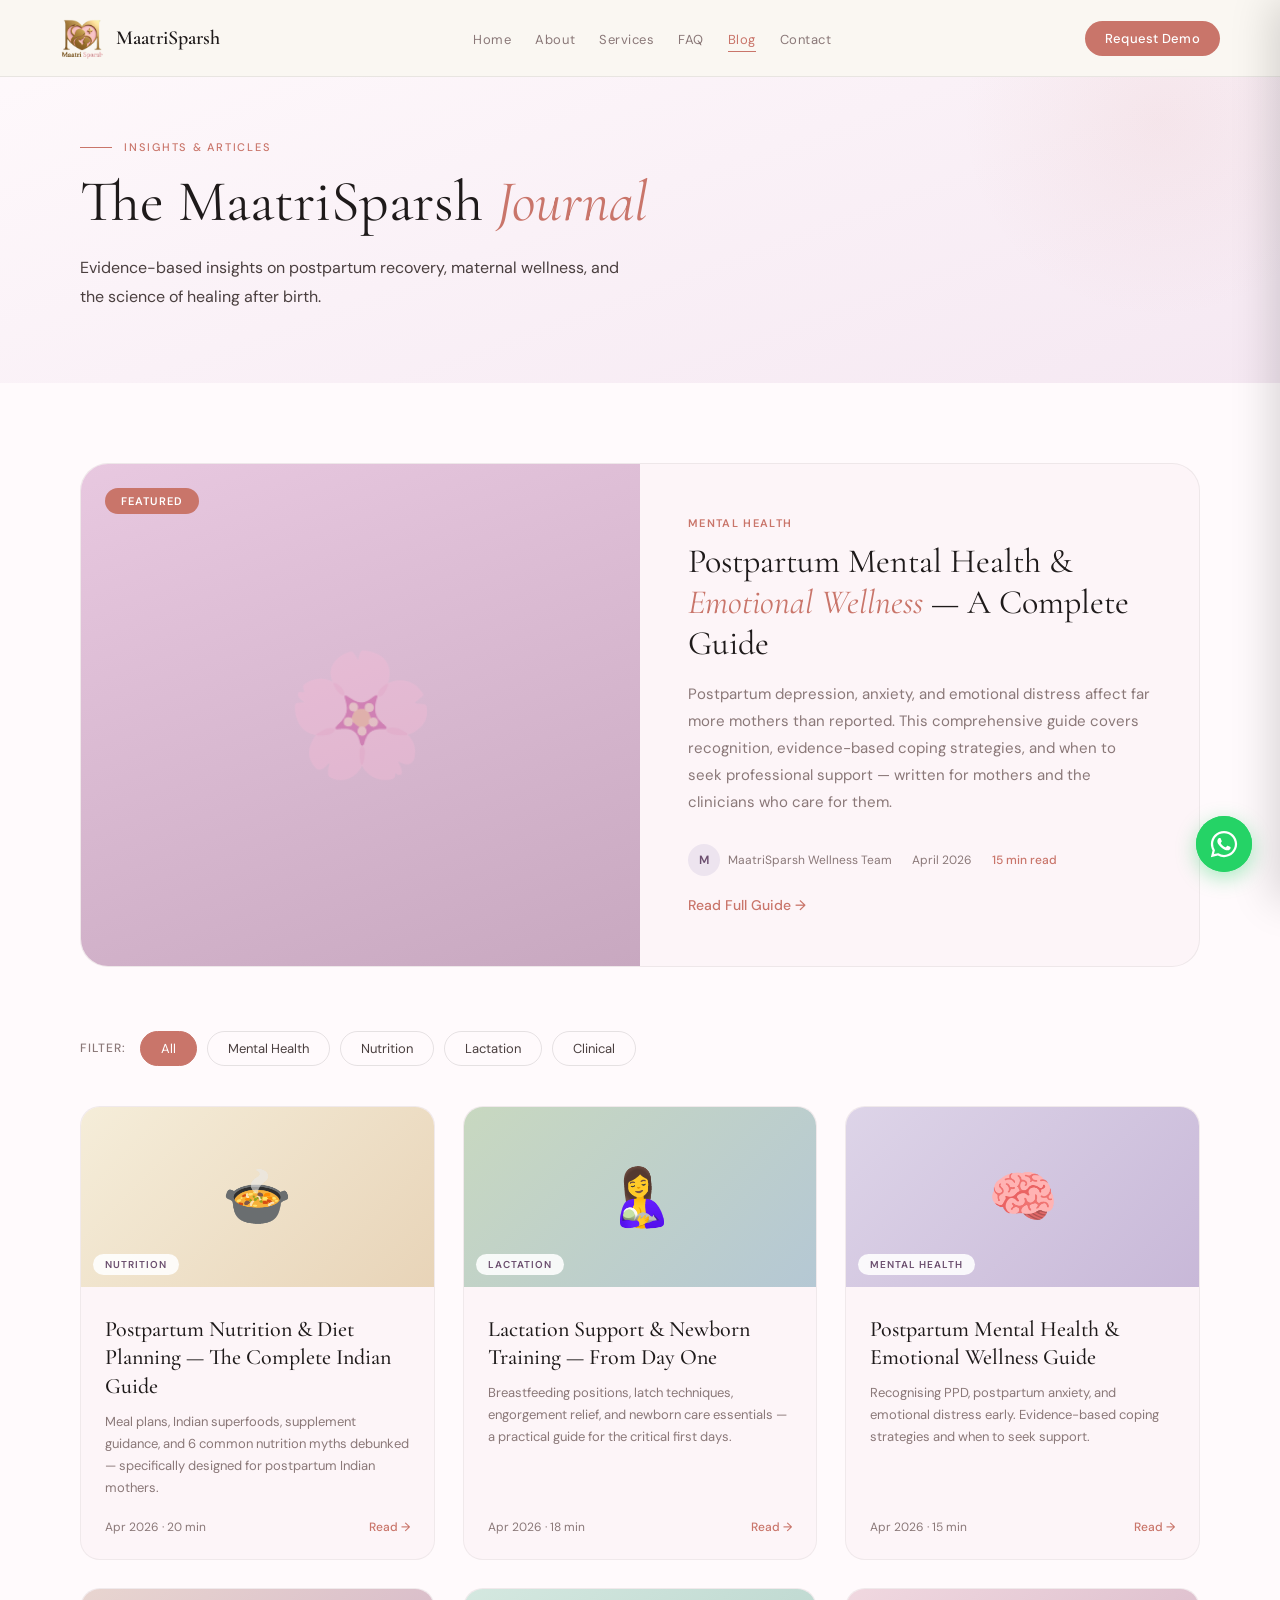
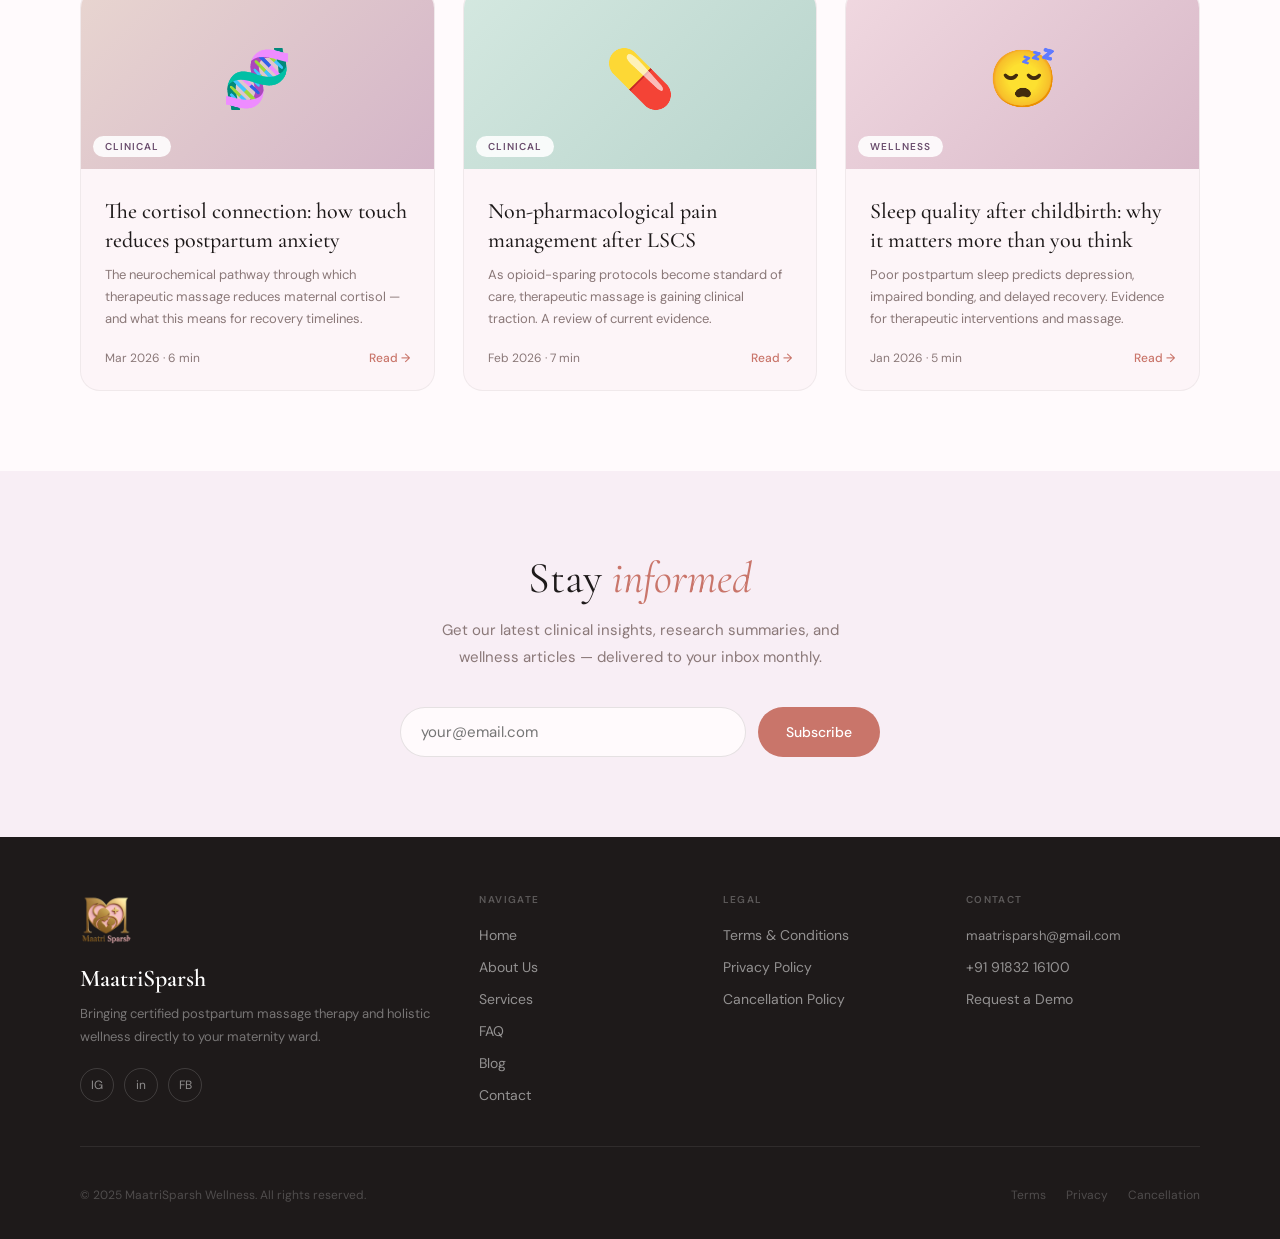
<file: blog.html>
<!DOCTYPE html>
<html lang="en">
<head>
<meta charset="UTF-8">
<meta name="viewport" content="width=device-width, initial-scale=1.0">
<meta name="keywords" content="postpartum care articles, maternal wellness blog India, breastfeeding tips, postpartum recovery guide">
<meta name="description" content="MaatriSparsh blog — insights on postpartum recovery, maternal wellness, and clinical care.">
<title>Blog — MaatriSparsh</title>
<link href="https://fonts.googleapis.com/css2?family=Cormorant+Garamond:ital,wght@0,300;0,400;0,500;0,600;1,300;1,400&family=DM+Sans:wght@300;400;500&display=swap" rel="stylesheet">
<link rel="stylesheet" href="shared.css">
<style>
  .blog-section {
    padding: 80px;
    background: var(--warm-white);
  }

  /* ─── FEATURED ─── */
  .blog-featured {
    display: grid;
    grid-template-columns: 1fr 1fr;
    gap: 0;
    border-radius: 28px;
    overflow: hidden;
    margin-bottom: 64px;
    background: var(--cream);
    border: 1px solid rgba(0,0,0,0.06);
    transition: box-shadow 0.4s;
    text-decoration: none;
    color: inherit;
  }
  .blog-featured:hover { box-shadow: 0 24px 60px rgba(107,78,110,0.14); }

  .featured-visual {
    background: linear-gradient(160deg, #E8C8E0 0%, #C8A8C0 100%);
    min-height: 400px;
    display: flex;
    align-items: center;
    justify-content: center;
    position: relative;
    overflow: hidden;
  }

  .featured-visual::before {
    content: '🌸';
    font-size: 120px;
    opacity: 0.3;
  }

  .featured-badge {
    position: absolute;
    top: 24px; left: 24px;
    background: var(--rose);
    color: white;
    border-radius: 100px;
    padding: 6px 16px;
    font-size: 11px;
    font-weight: 600;
    letter-spacing: 0.1em;
    text-transform: uppercase;
  }

  .featured-body {
    padding: 52px 48px;
    display: flex;
    flex-direction: column;
    justify-content: center;
  }

  .post-category {
    font-size: 11px;
    font-weight: 600;
    letter-spacing: 0.12em;
    text-transform: uppercase;
    color: var(--rose);
    margin-bottom: 12px;
  }

  .post-title {
    font-family: 'Cormorant Garamond', serif;
    font-size: 34px;
    font-weight: 400;
    line-height: 1.2;
    color: var(--ink);
    margin-bottom: 16px;
  }
  .post-title em { font-style: italic; color: var(--rose); }

  .post-excerpt {
    font-size: 15px;
    line-height: 1.8;
    color: var(--ink-muted);
    margin-bottom: 28px;
    flex: 1;
  }

  .post-meta {
    display: flex;
    align-items: center;
    gap: 20px;
    font-size: 12px;
    color: var(--ink-muted);
    flex-wrap: wrap;
  }

  .post-author {
    display: flex;
    align-items: center;
    gap: 8px;
  }

  .author-avatar {
    width: 32px; height: 32px;
    border-radius: 50%;
    background: var(--plum-light);
    display: flex;
    align-items: center;
    justify-content: center;
    font-size: 12px;
    font-weight: 600;
    color: var(--plum);
  }

  .post-date { color: var(--ink-muted); }
  .post-read-time { color: var(--rose); font-weight: 500; }

  .read-link {
    display: inline-flex;
    align-items: center;
    gap: 8px;
    font-size: 14px;
    font-weight: 500;
    color: var(--rose);
    text-decoration: none;
    margin-top: 20px;
    transition: gap 0.2s;
  }
  .read-link:hover { gap: 12px; }

  /* ─── FILTER BAR ─── */
  .filter-bar {
    display: flex;
    align-items: center;
    gap: 10px;
    margin-bottom: 40px;
    flex-wrap: wrap;
  }

  .filter-label {
    font-size: 12px;
    font-weight: 500;
    letter-spacing: 0.08em;
    text-transform: uppercase;
    color: var(--ink-muted);
    margin-right: 4px;
  }

  .filter-btn {
    background: none;
    border: 1px solid rgba(0,0,0,0.1);
    border-radius: 100px;
    padding: 8px 20px;
    font-family: 'DM Sans', sans-serif;
    font-size: 13px;
    color: var(--ink-soft);
    cursor: pointer;
    transition: all 0.2s;
  }
  .filter-btn:hover { background: var(--rose-light); border-color: var(--rose-mid); color: var(--rose); }
  .filter-btn.active { background: var(--rose); border-color: var(--rose); color: white; }

  /* ─── GRID ─── */
  .blog-grid {
    display: grid;
    grid-template-columns: repeat(3, 1fr);
    gap: 28px;
  }

  .blog-card {
    border-radius: 20px;
    overflow: hidden;
    background: var(--cream);
    border: 1px solid rgba(0,0,0,0.05);
    transition: all 0.4s cubic-bezier(0.34, 1.56, 0.64, 1);
    text-decoration: none;
    color: inherit;
    display: flex;
    flex-direction: column;
  }
  .blog-card:hover { transform: translateY(-6px); box-shadow: 0 20px 40px rgba(107,78,110,0.12); }

  .card-visual {
    height: 180px;
    display: flex;
    align-items: center;
    justify-content: center;
    font-size: 56px;
    position: relative;
    overflow: hidden;
  }

  .v1 { background: linear-gradient(135deg,#E8D5D0,#D4B5C8); }
  .v2 { background: linear-gradient(135deg,#C8D8C0,#B5C8D4); }
  .v3 { background: linear-gradient(135deg,#DDD4E8,#C8B8D8); }
  .v4 { background: linear-gradient(135deg,#F5EDD9,#E8D4B8); }
  .v5 { background: linear-gradient(135deg,#D4E8E0,#B8D4CC); }
  .v6 { background: linear-gradient(135deg,#F0D8E0,#D8B8C8); }

  .card-cat-badge {
    position: absolute;
    bottom: 12px; left: 12px;
    background: rgba(255,255,255,0.88);
    border-radius: 100px;
    padding: 4px 12px;
    font-size: 10px;
    font-weight: 600;
    letter-spacing: 0.1em;
    text-transform: uppercase;
    color: var(--plum);
  }

  .card-body {
    padding: 28px 24px 24px;
    flex: 1;
    display: flex;
    flex-direction: column;
  }

  .card-title {
    font-family: 'Cormorant Garamond', serif;
    font-size: 22px;
    font-weight: 500;
    color: var(--ink);
    line-height: 1.3;
    margin-bottom: 10px;
  }

  .card-excerpt {
    font-size: 13px;
    line-height: 1.7;
    color: var(--ink-muted);
    margin-bottom: 20px;
    flex: 1;
  }

  .card-meta {
    display: flex;
    align-items: center;
    justify-content: space-between;
    font-size: 12px;
    color: var(--ink-muted);
  }

  .card-read {
    color: var(--rose);
    font-weight: 500;
    font-size: 12px;
  }

  /* ─── SUBSCRIBE ─── */
  .subscribe-section {
    background: #F8EEF5;
    padding: 80px;
    text-align: center;
  }

  .subscribe-heading {
    font-family: 'Cormorant Garamond', serif;
    font-size: 44px;
    font-weight: 400;
    color: var(--ink);
    margin-bottom: 12px;
  }
  .subscribe-heading em { font-style: italic; color: var(--rose); }

  .subscribe-text {
    font-size: 15px;
    color: var(--ink-muted);
    max-width: 440px;
    margin: 0 auto 36px;
    line-height: 1.8;
  }

  .subscribe-form {
    display: flex;
    gap: 12px;
    max-width: 480px;
    margin: 0 auto;
  }

  .subscribe-input {
    flex: 1;
    padding: 14px 20px;
    border-radius: 100px;
    border: 1.5px solid rgba(0,0,0,0.1);
    background: var(--warm-white);
    font-family: 'DM Sans', sans-serif;
    font-size: 15px;
    color: var(--ink);
    outline: none;
    transition: border-color 0.2s;
  }
  .subscribe-input:focus { border-color: var(--rose); }

  .subscribe-btn {
    background: var(--rose);
    color: white;
    border: none;
    border-radius: 100px;
    padding: 14px 28px;
    font-family: 'DM Sans', sans-serif;
    font-size: 14px;
    font-weight: 500;
    cursor: pointer;
    white-space: nowrap;
    transition: all 0.2s;
  }
  .subscribe-btn:hover { background: #b3635a; transform: translateY(-1px); }

  @media (max-width: 900px) {
    .blog-section { padding: 56px 24px; }
    .blog-featured { grid-template-columns: 1fr; margin-bottom: 40px; }
    .featured-visual { min-height: 200px; }
    .featured-body { padding: 32px 28px 28px; }
    .post-title { font-size: 28px; }
    .blog-grid { grid-template-columns: 1fr 1fr; gap: 16px; }
    .subscribe-section { padding: 56px 24px; }
    .subscribe-form { flex-direction: column; gap: 10px; }
    .subscribe-input { border-radius: 12px; }
    .subscribe-btn { border-radius: 12px; }
  }

  @media (max-width: 600px) {
    .blog-section { padding: 48px 16px; }
    .blog-featured { border-radius: 20px; margin-bottom: 32px; }
    .featured-visual { min-height: 160px; font-size: 80px; }
    .featured-badge { font-size: 10px; padding: 5px 12px; }
    .featured-body { padding: 24px 20px; }
    .post-category { font-size: 10px; }
    .post-title { font-size: 22px; }
    .post-excerpt { font-size: 13px; margin-bottom: 20px; }
    .post-meta { gap: 12px; font-size: 11px; flex-wrap: wrap; }
    .read-link { font-size: 13px; margin-top: 14px; }
    .filter-bar { gap: 6px; }
    .filter-label { display: none; }
    .filter-btn { font-size: 12px; padding: 7px 14px; }
    .blog-grid { grid-template-columns: 1fr; gap: 14px; }
    .card-visual { height: 140px; font-size: 44px; }
    .card-body { padding: 20px 18px 18px; }
    .card-title { font-size: 18px; }
    .card-excerpt { font-size: 13px; margin-bottom: 14px; }
    .subscribe-section { padding: 48px 16px; }
    .subscribe-heading { font-size: 28px; }
    .subscribe-text { font-size: 14px; margin-bottom: 24px; }
  }
</style>
<link rel="icon" type="image/svg+xml" href="favicon.svg">
</head>
<body data-page="blog">

<div class="page-hero">
  <div class="page-hero-label">Insights & Articles</div>
  <h1>The MaatriSparsh <em>Journal</em></h1>
  <p class="page-hero-lead">Evidence-based insights on postpartum recovery, maternal wellness, and the science of healing after birth.</p>
</div>

<section class="blog-section">

  <!-- FEATURED POST -->
  <a href="postpartum-mental-health-guide.html" class="blog-featured reveal">
    <div class="featured-visual">
      <span class="featured-badge">Featured</span>
    </div>
    <div class="featured-body">
      <div class="post-category">Mental Health</div>
      <h2 class="post-title">Postpartum Mental Health & <em>Emotional Wellness</em> — A Complete Guide</h2>
      <p class="post-excerpt">Postpartum depression, anxiety, and emotional distress affect far more mothers than reported. This comprehensive guide covers recognition, evidence-based coping strategies, and when to seek professional support — written for mothers and the clinicians who care for them.</p>
      <div class="post-meta">
        <div class="post-author">
          <div class="author-avatar">M</div>
          <span>MaatriSparsh Wellness Team</span>
        </div>
        <span class="post-date">April 2026</span>
        <span class="post-read-time">15 min read</span>
      </div>
      <span class="read-link">Read Full Guide →</span>
    </div>
  </a>

  <!-- FILTER -->
  <div class="filter-bar reveal">
    <span class="filter-label">Filter:</span>
    <button class="filter-btn active" onclick="filterPosts('all', this)">All</button>
    <button class="filter-btn" onclick="filterPosts('mental-health', this)">Mental Health</button>
    <button class="filter-btn" onclick="filterPosts('nutrition', this)">Nutrition</button>
    <button class="filter-btn" onclick="filterPosts('lactation', this)">Lactation</button>
    <button class="filter-btn" onclick="filterPosts('clinical', this)">Clinical</button>
  </div>

  <!-- GRID -->
  <div class="blog-grid" id="blogGrid">

    <a href="postpartum-nutrition-guide.html" class="blog-card reveal" data-category="nutrition">
      <div class="card-visual v4">🍲<span class="card-cat-badge">Nutrition</span></div>
      <div class="card-body">
        <div class="card-title">Postpartum Nutrition & Diet Planning — The Complete Indian Guide</div>
        <p class="card-excerpt">Meal plans, Indian superfoods, supplement guidance, and 6 common nutrition myths debunked — specifically designed for postpartum Indian mothers.</p>
        <div class="card-meta"><span>Apr 2026 · 20 min</span><span class="card-read">Read →</span></div>
      </div>
    </a>

    <a href="lactation-newborn-guide.html" class="blog-card reveal" data-category="lactation">
      <div class="card-visual v2">🤱<span class="card-cat-badge">Lactation</span></div>
      <div class="card-body">
        <div class="card-title">Lactation Support & Newborn Training — From Day One</div>
        <p class="card-excerpt">Breastfeeding positions, latch techniques, engorgement relief, and newborn care essentials — a practical guide for the critical first days.</p>
        <div class="card-meta"><span>Apr 2026 · 18 min</span><span class="card-read">Read →</span></div>
      </div>
    </a>

    <a href="postpartum-mental-health-guide.html" class="blog-card reveal" data-category="mental-health">
      <div class="card-visual v3">🧠<span class="card-cat-badge">Mental Health</span></div>
      <div class="card-body">
        <div class="card-title">Postpartum Mental Health & Emotional Wellness Guide</div>
        <p class="card-excerpt">Recognising PPD, postpartum anxiety, and emotional distress early. Evidence-based coping strategies and when to seek support.</p>
        <div class="card-meta"><span>Apr 2026 · 15 min</span><span class="card-read">Read →</span></div>
      </div>
    </a>

    <a href="services.html#clinical" class="blog-card reveal" data-category="clinical">
      <div class="card-visual v1">🧬<span class="card-cat-badge">Clinical</span></div>
      <div class="card-body">
        <div class="card-title">The cortisol connection: how touch reduces postpartum anxiety</div>
        <p class="card-excerpt">The neurochemical pathway through which therapeutic massage reduces maternal cortisol — and what this means for recovery timelines.</p>
        <div class="card-meta"><span>Mar 2026 · 6 min</span><span class="card-read">Read →</span></div>
      </div>
    </a>

    <a href="services.html#outcomes" class="blog-card reveal" data-category="clinical">
      <div class="card-visual v5">💊<span class="card-cat-badge">Clinical</span></div>
      <div class="card-body">
        <div class="card-title">Non-pharmacological pain management after LSCS</div>
        <p class="card-excerpt">As opioid-sparing protocols become standard of care, therapeutic massage is gaining clinical traction. A review of current evidence.</p>
        <div class="card-meta"><span>Feb 2026 · 7 min</span><span class="card-read">Read →</span></div>
      </div>
    </a>

    <a href="lactation-newborn-guide.html" class="blog-card reveal" data-category="lactation">
      <div class="card-visual v6">😴<span class="card-cat-badge">Wellness</span></div>
      <div class="card-body">
        <div class="card-title">Sleep quality after childbirth: why it matters more than you think</div>
        <p class="card-excerpt">Poor postpartum sleep predicts depression, impaired bonding, and delayed recovery. Evidence for therapeutic interventions and massage.</p>
        <div class="card-meta"><span>Jan 2026 · 5 min</span><span class="card-read">Read →</span></div>
      </div>
    </a>

  </div>

</section>

<!-- SUBSCRIBE -->
<section class="subscribe-section">
  <h2 class="subscribe-heading reveal">Stay <em>informed</em></h2>
  <p class="subscribe-text reveal">Get our latest clinical insights, research summaries, and wellness articles — delivered to your inbox monthly.</p>
  <div class="subscribe-form reveal">
    <input type="email" class="subscribe-input" placeholder="your@email.com" id="subEmail">
    <button class="subscribe-btn" onclick="handleSubscribe()">Subscribe</button>
  </div>
</section>

<script src="shared.js"></script>
<script>
function filterPosts(cat, btn) {
  document.querySelectorAll('.filter-btn').forEach(b => b.classList.remove('active'));
  btn.classList.add('active');

  document.querySelectorAll('.blog-card').forEach(card => {
    if (cat === 'all' || card.dataset.category === cat) {
      card.style.display = '';
    } else {
      card.style.display = 'none';
    }
  });
}

function handleSubscribe() {
  const email = document.getElementById('subEmail').value.trim();
  if (!email || !email.includes('@')) {
    document.getElementById('subEmail').style.borderColor = '#C9756A';
    return;
  }
  document.getElementById('subEmail').style.borderColor = '';
  window.location.href = `mailto:maatrisparsh@gmail.com?subject=Newsletter%20Subscription&body=Please%20add%20${encodeURIComponent(email)}%20to%20the%20MaatriSparsh%20newsletter.`;
}
</script>
</body>
</html>
</file>
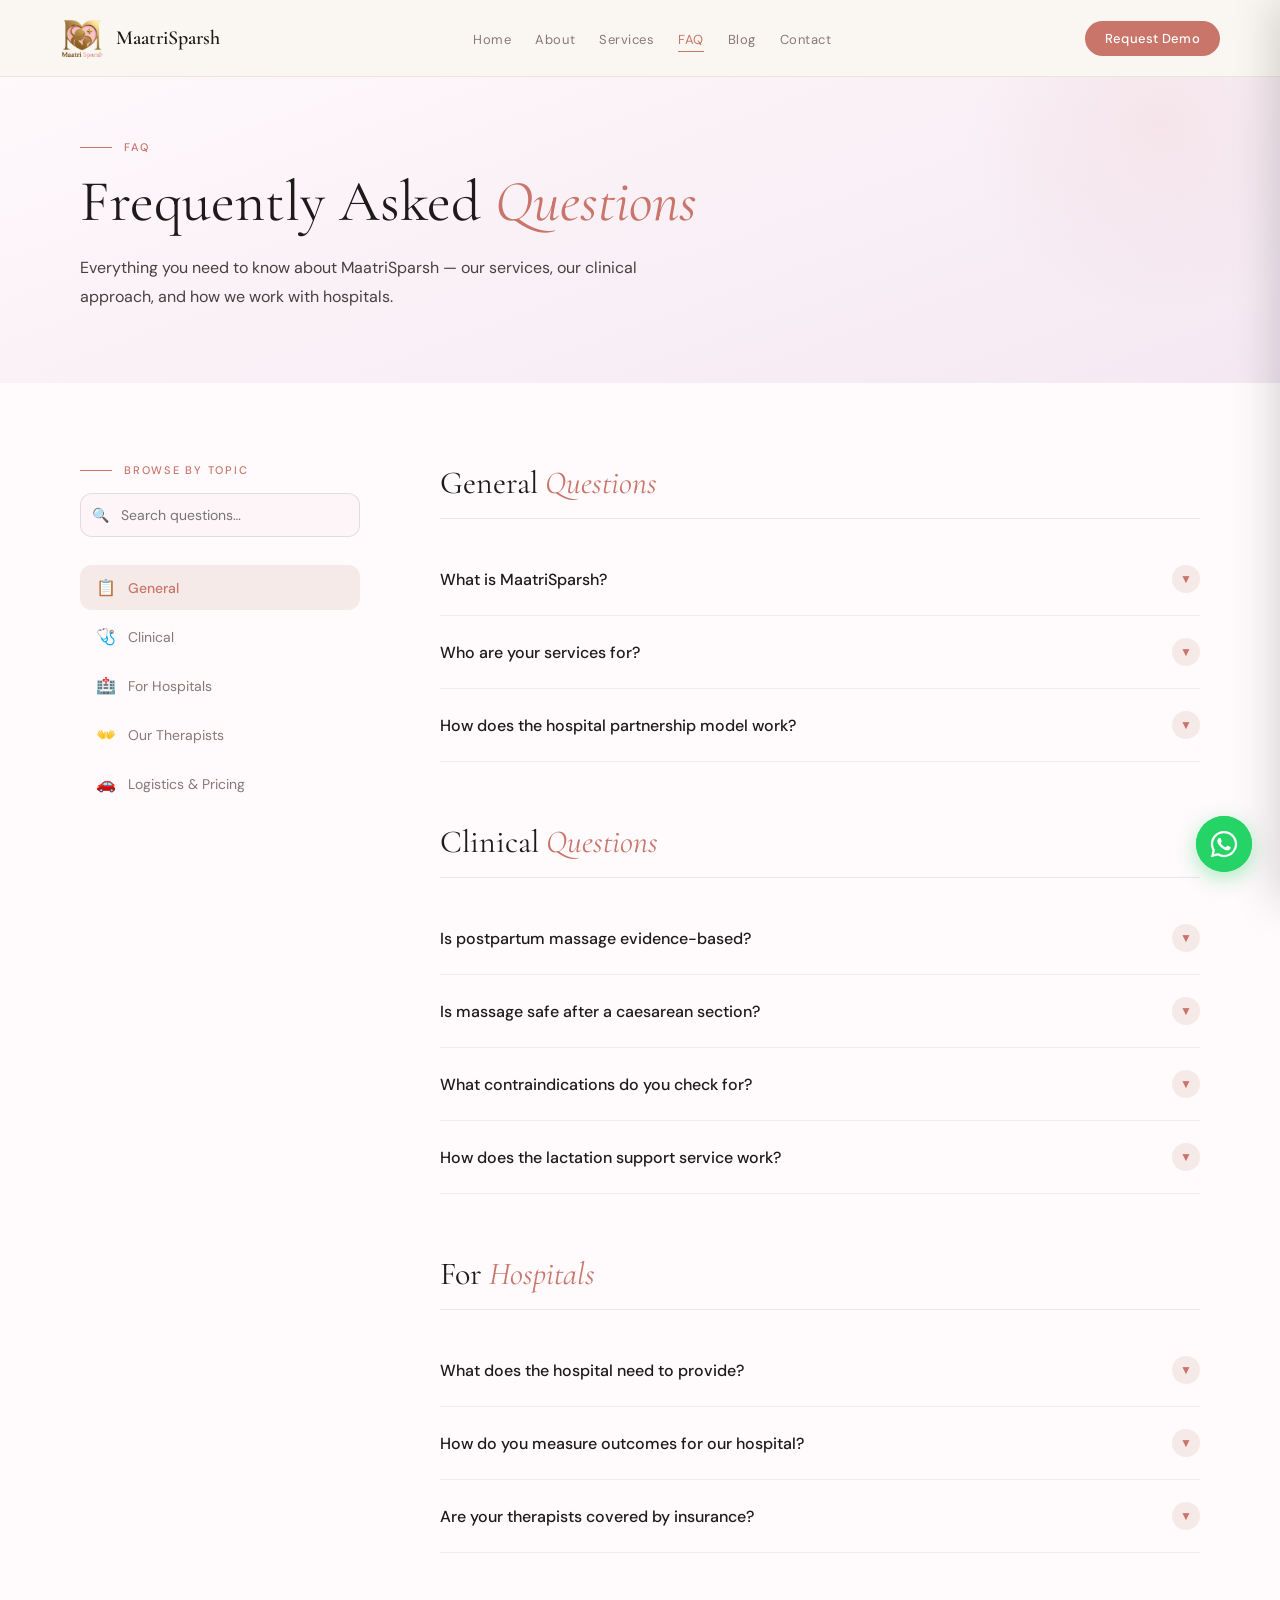
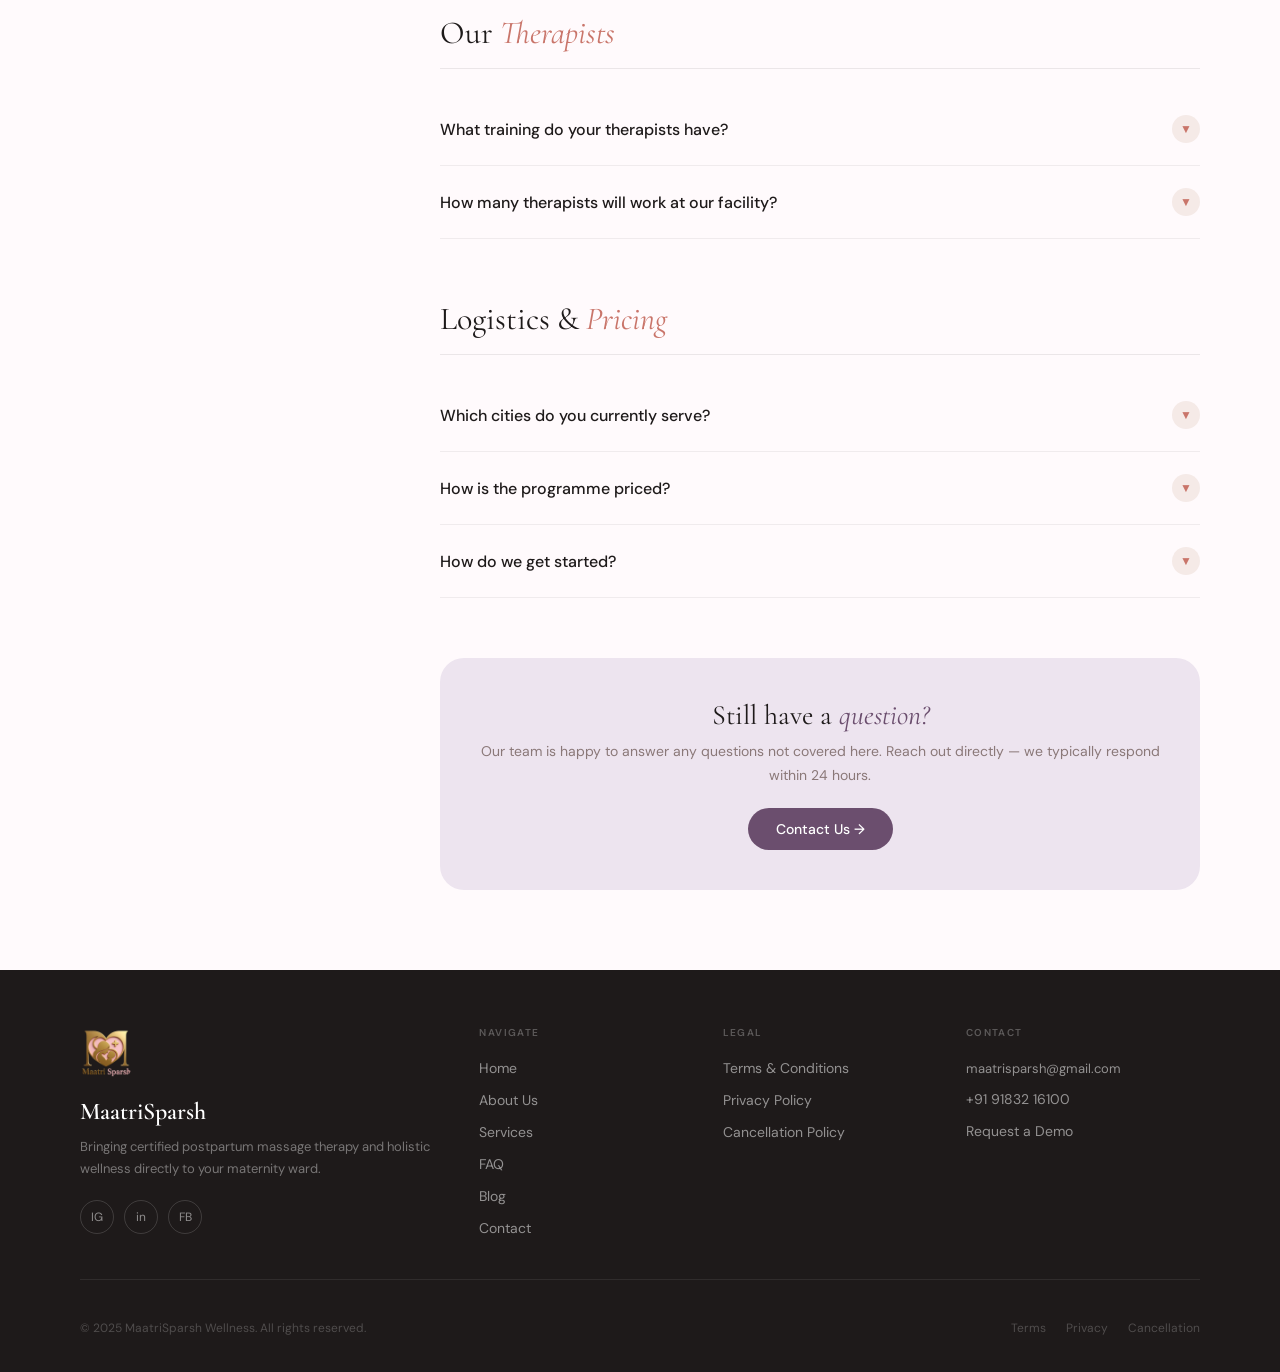
<file: faq.html>
<!DOCTYPE html>
<html lang="en">
<head>
<meta charset="UTF-8">
<meta name="viewport" content="width=device-width, initial-scale=1.0">
<meta name="description" content="Frequently asked questions about MaatriSparsh postpartum wellness programmes.">
<title>FAQ — MaatriSparsh</title>
<link href="https://fonts.googleapis.com/css2?family=Cormorant+Garamond:ital,wght@0,300;0,400;0,500;0,600;1,300;1,400&family=DM+Sans:wght@300;400;500&display=swap" rel="stylesheet">
<link rel="stylesheet" href="shared.css">
<style>
  .faq-layout {
    padding: 80px;
    background: var(--warm-white);
    display: grid;
    grid-template-columns: 280px 1fr;
    gap: 80px;
    align-items: start;
  }

  /* ─── SIDEBAR ─── */
  .faq-sidebar {
    position: sticky;
    top: 100px;
  }

  .faq-categories {
    display: flex;
    flex-direction: column;
    gap: 4px;
    margin-top: 24px;
  }

  .cat-btn {
    display: flex;
    align-items: center;
    gap: 12px;
    padding: 12px 16px;
    border-radius: 12px;
    background: none;
    border: none;
    cursor: pointer;
    font-family: 'DM Sans', sans-serif;
    font-size: 14px;
    color: var(--ink-muted);
    text-align: left;
    transition: all 0.2s;
    font-weight: 400;
  }

  .cat-btn:hover { background: var(--rose-light); color: var(--rose); }
  .cat-btn.active { background: var(--rose-light); color: var(--rose); font-weight: 500; }

  .cat-btn .cat-icon { font-size: 16px; }

  .faq-search-wrap {
    margin-bottom: 28px;
    position: relative;
  }

  .faq-search {
    width: 100%;
    padding: 12px 16px 12px 40px;
    border-radius: 12px;
    border: 1.5px solid rgba(0,0,0,0.1);
    background: var(--cream);
    font-family: 'DM Sans', sans-serif;
    font-size: 14px;
    color: var(--ink);
    outline: none;
    transition: border-color 0.2s;
  }
  .faq-search:focus { border-color: var(--rose); }

  .search-icon {
    position: absolute;
    left: 12px; top: 50%;
    transform: translateY(-50%);
    color: var(--ink-muted);
    font-size: 14px;
    pointer-events: none;
  }

  /* ─── FAQ LIST ─── */
  .faq-section {
    margin-bottom: 60px;
  }

  .faq-cat-heading {
    font-family: 'Cormorant Garamond', serif;
    font-size: 32px;
    font-weight: 400;
    color: var(--ink);
    margin-bottom: 24px;
    padding-bottom: 16px;
    border-bottom: 1px solid rgba(0,0,0,0.08);
  }
  .faq-cat-heading em { font-style: italic; color: var(--rose); }

  .faq-item {
    border-bottom: 1px solid rgba(0,0,0,0.06);
    overflow: hidden;
  }

  .faq-question {
    width: 100%;
    background: none;
    border: none;
    padding: 22px 0;
    font-family: 'DM Sans', sans-serif;
    font-size: 16px;
    font-weight: 500;
    color: var(--ink);
    text-align: left;
    cursor: pointer;
    display: flex;
    align-items: center;
    justify-content: space-between;
    gap: 20px;
    transition: color 0.2s;
  }
  .faq-question:hover { color: var(--rose); }
  .faq-question.open { color: var(--rose); }

  .faq-chevron {
    width: 28px; height: 28px;
    border-radius: 50%;
    background: var(--rose-light);
    display: flex;
    align-items: center;
    justify-content: center;
    flex-shrink: 0;
    font-size: 12px;
    color: var(--rose);
    transition: transform 0.3s, background 0.2s;
  }
  .faq-question.open .faq-chevron { transform: rotate(180deg); background: var(--rose); color: white; }

  .faq-answer {
    max-height: 0;
    overflow: hidden;
    transition: max-height 0.4s cubic-bezier(0.4, 0, 0.2, 1);
  }
  .faq-answer.open { max-height: 600px; }

  .faq-answer-inner {
    padding: 0 0 24px;
    font-size: 15px;
    line-height: 1.8;
    color: var(--ink-soft);
  }

  .faq-answer-inner p { margin-bottom: 12px; }
  .faq-answer-inner p:last-child { margin-bottom: 0; }

  .faq-answer-inner strong { color: var(--ink); font-weight: 600; }

  .no-results {
    display: none;
    text-align: center;
    padding: 60px 20px;
  }
  .no-results.show { display: block; }
  .no-results-icon { font-size: 48px; margin-bottom: 16px; }
  .no-results-text { font-size: 16px; color: var(--ink-muted); }

  /* ─── CTA ─── */
  .faq-cta {
    background: var(--plum-light);
    border-radius: 24px;
    padding: 40px;
    margin-top: 48px;
    text-align: center;
  }

  .faq-cta h3 {
    font-family: 'Cormorant Garamond', serif;
    font-size: 28px;
    font-weight: 400;
    color: var(--ink);
    margin-bottom: 8px;
  }
  .faq-cta h3 em { font-style: italic; color: var(--plum); }
  .faq-cta p { font-size: 14px; color: var(--ink-muted); margin-bottom: 20px; line-height: 1.7; }
  .faq-cta a {
    display: inline-flex; align-items: center; gap: 8px;
    background: var(--plum); color: white;
    border-radius: 100px; padding: 12px 28px;
    font-size: 14px; font-weight: 500;
    text-decoration: none; transition: all 0.2s;
  }
  .faq-cta a:hover { background: #5a3f5c; transform: translateY(-1px); }

  @media (max-width: 900px) {
    .faq-layout { grid-template-columns: 1fr; padding: 56px 24px; gap: 36px; }
    .faq-sidebar { position: static; }
    .faq-categories { flex-direction: row; flex-wrap: wrap; gap: 8px; }
    .cat-btn { flex: none; font-size: 13px; padding: 10px 14px; }
    .faq-section { margin-bottom: 48px; padding-bottom: 48px; }
  }

  @media (max-width: 600px) {
    .faq-layout { padding: 48px 16px; gap: 28px; }
    .faq-search-wrap { margin-bottom: 20px; }
    .faq-search { font-size: 15px; padding: 12px 14px 12px 36px; }
    .search-icon { left: 10px; font-size: 13px; }
    .faq-categories { gap: 6px; }
    .cat-btn { font-size: 12px; padding: 9px 12px; border-radius: 10px; }
    .faq-cat-heading { font-size: 24px; margin-bottom: 16px; }
    .faq-question { font-size: 14px; padding: 18px 0; gap: 12px; }
    .faq-chevron { width: 24px; height: 24px; font-size: 11px; }
    .faq-answer-inner { font-size: 14px; padding: 0 0 20px; }
    .faq-cta { padding: 28px 20px; border-radius: 16px; }
    .faq-cta h3 { font-size: 22px; }
    .faq-cta a { padding: 12px 22px; font-size: 13px; }
  }
</style>
<link rel="icon" type="image/svg+xml" href="favicon.svg">
</head>
<body data-page="faq">

<div class="page-hero">
  <div class="page-hero-label">FAQ</div>
  <h1>Frequently Asked <em>Questions</em></h1>
  <p class="page-hero-lead">Everything you need to know about MaatriSparsh — our services, our clinical approach, and how we work with hospitals.</p>
</div>

<section class="faq-layout">
  <!-- Sidebar -->
  <div class="faq-sidebar">
    <div class="section-label">Browse by Topic</div>

    <div class="faq-search-wrap">
      <span class="search-icon">🔍</span>
      <input type="text" class="faq-search" id="faqSearch" placeholder="Search questions…" oninput="filterFAQ(this.value)">
    </div>

    <div class="faq-categories">
      <button class="cat-btn active" onclick="scrollToSection('general')">
        <span class="cat-icon">📋</span> General
      </button>
      <button class="cat-btn" onclick="scrollToSection('clinical')">
        <span class="cat-icon">🩺</span> Clinical
      </button>
      <button class="cat-btn" onclick="scrollToSection('hospital')">
        <span class="cat-icon">🏥</span> For Hospitals
      </button>
      <button class="cat-btn" onclick="scrollToSection('therapists')">
        <span class="cat-icon">👐</span> Our Therapists
      </button>
      <button class="cat-btn" onclick="scrollToSection('logistics')">
        <span class="cat-icon">🚗</span> Logistics & Pricing
      </button>
    </div>
  </div>

  <!-- Questions -->
  <div id="faqContent">
    <!-- GENERAL -->
    <div class="faq-section reveal" id="general">
      <h2 class="faq-cat-heading">General <em>Questions</em></h2>

      <div class="faq-item">
        <button class="faq-question" onclick="toggleFAQ(this)">
          What is MaatriSparsh? <span class="faq-chevron">▼</span>
        </button>
        <div class="faq-answer">
          <div class="faq-answer-inner">
            <p>MaatriSparsh is a certified postpartum wellness programme that brings evidence-based massage therapy and holistic spa care directly to hospital maternity wards. We partner with hospitals to deliver in-ward recovery services for new mothers — from Day 1 of admission through discharge.</p>
            <p>Our name combines "Maatri" (mother, in Sanskrit) and "Sparsh" (touch) — reflecting our core belief that compassionate, therapeutic touch is essential to a mother's postpartum healing.</p>
          </div>
        </div>
      </div>

      <div class="faq-item">
        <button class="faq-question" onclick="toggleFAQ(this)">
          Who are your services for? <span class="faq-chevron">▼</span>
        </button>
        <div class="faq-answer">
          <div class="faq-answer-inner">
            <p>Our primary partnership model is B2B — we work directly with hospitals, maternity units, and nursing homes to integrate our services into their postpartum care offering. Individual mothers benefit from our services through their hospital's programme.</p>
          </div>
        </div>
      </div>

      <div class="faq-item">
        <button class="faq-question" onclick="toggleFAQ(this)">
          How does the hospital partnership model work? <span class="faq-chevron">▼</span>
        </button>
        <div class="faq-answer">
          <div class="faq-answer-inner">
            <p>We partner with maternity units to offer our programmes as an add-on service for admitted postpartum mothers. Our therapists come to your facility on a scheduled basis, work within your ward environment, and follow your clinical protocols. There is no infrastructure investment required from the hospital.</p>
            <p>We handle all therapist scheduling, equipment, and client communication. You benefit from enhanced patient satisfaction and improved recovery outcomes.</p>
          </div>
        </div>
      </div>
    </div>

    <!-- CLINICAL -->
    <div class="faq-section reveal" id="clinical">
      <h2 class="faq-cat-heading">Clinical <em>Questions</em></h2>

      <div class="faq-item">
        <button class="faq-question" onclick="toggleFAQ(this)">
          Is postpartum massage evidence-based? <span class="faq-chevron">▼</span>
        </button>
        <div class="faq-answer">
          <div class="faq-answer-inner">
            <p><strong>Yes.</strong> There is substantial peer-reviewed evidence supporting the clinical benefits of postpartum massage therapy. Key findings include: reduction in cortisol levels by up to 31%, improvement in oxytocin levels, 53% reduction in postpartum anxiety, 72% reduction in breast engorgement, and measurable improvement in pain scores and sleep quality.</p>
            <p>Our protocols are designed in consultation with our clinical advisory board and are aligned with WHO Postpartum Care Guidelines (2022).</p>
          </div>
        </div>
      </div>

      <div class="faq-item">
        <button class="faq-question" onclick="toggleFAQ(this)">
          Is massage safe after a caesarean section? <span class="faq-chevron">▼</span>
        </button>
        <div class="faq-answer">
          <div class="faq-answer-inner">
            <p><strong>Yes, when performed correctly.</strong> Our LSCS programme is specifically designed for post-caesarean mothers. On Day 1 post-surgery, we only perform an assessment — no massage. From Day 2, we begin with gentle, low-pressure massage avoiding the surgical site completely. We progressively increase depth and coverage as healing progresses.</p>
            <p>All sessions for LSCS mothers are conducted only after therapist assessment and with physician clearance as per hospital protocol.</p>
          </div>
        </div>
      </div>

      <div class="faq-item">
        <button class="faq-question" onclick="toggleFAQ(this)">
          What contraindications do you check for? <span class="faq-chevron">▼</span>
        </button>
        <div class="faq-answer">
          <div class="faq-answer-inner">
            <p>Before each session, our therapists review the mother's medical notes and check for contraindications including: active infection or fever, blood clots (DVT), pre-eclampsia or eclampsia, open or infected wounds, haematoma, active bleeding, and any physician-indicated restrictions.</p>
            <p>Any session where contraindications are present is postponed until clinical clearance is obtained.</p>
          </div>
        </div>
      </div>

      <div class="faq-item">
        <button class="faq-question" onclick="toggleFAQ(this)">
          How does the lactation support service work? <span class="faq-chevron">▼</span>
        </button>
        <div class="faq-answer">
          <div class="faq-answer-inner">
            <p>Our breast massage and lactation support service is offered as an add-on to any programme. It involves gentle therapeutic massage targeting the breast tissue, Montgomery glands, and milk ducts to stimulate milk flow, relieve engorgement, and unblock ducts.</p>
            <p>Sessions last 1–2 hours and include guidance on home care techniques for continued benefit. We do not replace lactation consultants — we complement their work as part of a holistic care team.</p>
          </div>
        </div>
      </div>
    </div>

    <!-- HOSPITAL -->
    <div class="faq-section reveal" id="hospital">
      <h2 class="faq-cat-heading">For <em>Hospitals</em></h2>

      <div class="faq-item">
        <button class="faq-question" onclick="toggleFAQ(this)">
          What does the hospital need to provide? <span class="faq-chevron">▼</span>
        </button>
        <div class="faq-answer">
          <div class="faq-answer-inner">
            <p>Very little. Our therapists bring all necessary equipment and supplies. You need to provide: access to the maternity ward during agreed hours, a notification system to alert our team when new mothers are admitted, and a brief orientation for our therapists to your facility's layout and protocols.</p>
            <p>We integrate into your existing clinical environment — no renovation, no new equipment, no additional staff required.</p>
          </div>
        </div>
      </div>

      <div class="faq-item">
        <button class="faq-question" onclick="toggleFAQ(this)">
          How do you measure outcomes for our hospital? <span class="faq-chevron">▼</span>
        </button>
        <div class="faq-answer">
          <div class="faq-answer-inner">
            <p>We track and report on: patient satisfaction scores (pre/post programme), pain scores (VAS), sleep quality, breastfeeding rates, session attendance, and any adverse events (of which we have none to date).</p>
            <p>Monthly and quarterly reports are provided to partner hospitals in a format that integrates with standard quality frameworks.</p>
          </div>
        </div>
      </div>

      <div class="faq-item">
        <button class="faq-question" onclick="toggleFAQ(this)">
          Are your therapists covered by insurance? <span class="faq-chevron">▼</span>
        </button>
        <div class="faq-answer">
          <div class="faq-answer-inner">
            <p>Yes. All MaatriSparsh therapists are covered by professional liability insurance. We also carry general commercial liability insurance. Certificates are available upon request during the partnership discussion process.</p>
          </div>
        </div>
      </div>
    </div>

    <!-- THERAPISTS -->
    <div class="faq-section reveal" id="therapists">
      <h2 class="faq-cat-heading">Our <em>Therapists</em></h2>

      <div class="faq-item">
        <button class="faq-question" onclick="toggleFAQ(this)">
          What training do your therapists have? <span class="faq-chevron">▼</span>
        </button>
        <div class="faq-answer">
          <div class="faq-answer-inner">
            <p>All MaatriSparsh therapists complete a rigorous certification programme covering: postpartum anatomy and physiology, therapeutic massage techniques (Swedish, lymphatic drainage, deep tissue), clinical contraindications, infection control and hygiene in hospital settings, Ayurvedic marma therapy fundamentals, and lactation support techniques.</p>
            <p>They also complete ongoing refresher training and clinical supervision. All therapists are background-checked before deployment.</p>
          </div>
        </div>
      </div>

      <div class="faq-item">
        <button class="faq-question" onclick="toggleFAQ(this)">
          How many therapists will work at our facility? <span class="faq-chevron">▼</span>
        </button>
        <div class="faq-answer">
          <div class="faq-answer-inner">
            <p>The number of therapists assigned to your facility depends on your maternity unit's admission volume. We work with you during the onboarding process to calculate the appropriate team size and scheduling frequency. Typically, one therapist can serve 4–6 mothers per day.</p>
          </div>
        </div>
      </div>
    </div>

    <!-- LOGISTICS -->
    <div class="faq-section reveal" id="logistics">
      <h2 class="faq-cat-heading">Logistics &amp; <em>Pricing</em></h2>

      <div class="faq-item">
        <button class="faq-question" onclick="toggleFAQ(this)">
          Which cities do you currently serve? <span class="faq-chevron">▼</span>
        </button>
        <div class="faq-answer">
          <div class="faq-answer-inner">
            <p>We are currently operating in select cities and expanding rapidly. Please contact us to discuss whether we are able to serve your location — or to express interest in being among our first partners in a new city.</p>
          </div>
        </div>
      </div>

      <div class="faq-item">
        <button class="faq-question" onclick="toggleFAQ(this)">
          How is the programme priced? <span class="faq-chevron">▼</span>
        </button>
        <div class="faq-answer">
          <div class="faq-answer-inner">
            <p>Pricing is structured on a per-session or per-programme basis and varies based on location, volume, and programme type. We offer flexible partnership models — including revenue-sharing arrangements with hospitals.</p>
            <p>Please contact us at <a href="mailto:maatrisparsh@gmail.com" style="color:var(--rose);">maatrisparsh@gmail.com</a> to receive a detailed proposal tailored to your facility.</p>
          </div>
        </div>
      </div>

      <div class="faq-item">
        <button class="faq-question" onclick="toggleFAQ(this)">
          How do we get started? <span class="faq-chevron">▼</span>
        </button>
        <div class="faq-answer">
          <div class="faq-answer-inner">
            <p>The easiest way is to <a href="contact.html" style="color:var(--rose);">fill out our contact form</a> or reach us on <a href="https://wa.me/919183216100" style="color:var(--rose);">WhatsApp</a>. We'll arrange a brief introductory call, followed by a clinical demonstration at your facility at no cost. From there, we design a bespoke partnership proposal within 5–7 working days.</p>
          </div>
        </div>
      </div>
    </div>

    <!-- STILL HAVE QUESTIONS -->
    <div class="faq-cta reveal">
      <h3>Still have a <em>question?</em></h3>
      <p>Our team is happy to answer any questions not covered here. Reach out directly — we typically respond within 24 hours.</p>
      <a href="contact.html">Contact Us →</a>
    </div>

    <div class="no-results" id="noResults">
      <div class="no-results-icon">🔍</div>
      <p class="no-results-text">No questions match your search. Try different keywords or <a href="contact.html" style="color:var(--rose);">contact us directly</a>.</p>
    </div>
  </div>
</section>

<script src="shared.js"></script>
<script>
function toggleFAQ(btn) {
  const item = btn.parentElement;
  const answer = item.querySelector('.faq-answer');
  const isOpen = btn.classList.contains('open');

  // Close all
  document.querySelectorAll('.faq-question.open').forEach(q => {
    q.classList.remove('open');
    q.parentElement.querySelector('.faq-answer').classList.remove('open');
  });

  if (!isOpen) {
    btn.classList.add('open');
    answer.classList.add('open');
  }
}

function scrollToSection(id) {
  document.querySelectorAll('.cat-btn').forEach(b => b.classList.remove('active'));
  event.currentTarget.classList.add('active');
  const el = document.getElementById(id);
  if (el) el.scrollIntoView({ behavior: 'smooth', block: 'start' });
}

function filterFAQ(query) {
  const q = query.toLowerCase().trim();
  const items = document.querySelectorAll('.faq-item');
  let found = 0;

  items.forEach(item => {
    const text = item.textContent.toLowerCase();
    item.style.display = (!q || text.includes(q)) ? '' : 'none';
    if (!q || text.includes(q)) found++;
  });

  document.querySelectorAll('.faq-cat-heading').forEach(h => {
    const section = h.parentElement;
    const visible = [...section.querySelectorAll('.faq-item')].some(i => i.style.display !== 'none');
    section.style.display = visible ? '' : 'none';
  });

  document.getElementById('noResults').classList.toggle('show', found === 0 && q.length > 0);
}
</script>
</body>
</html>
</file>
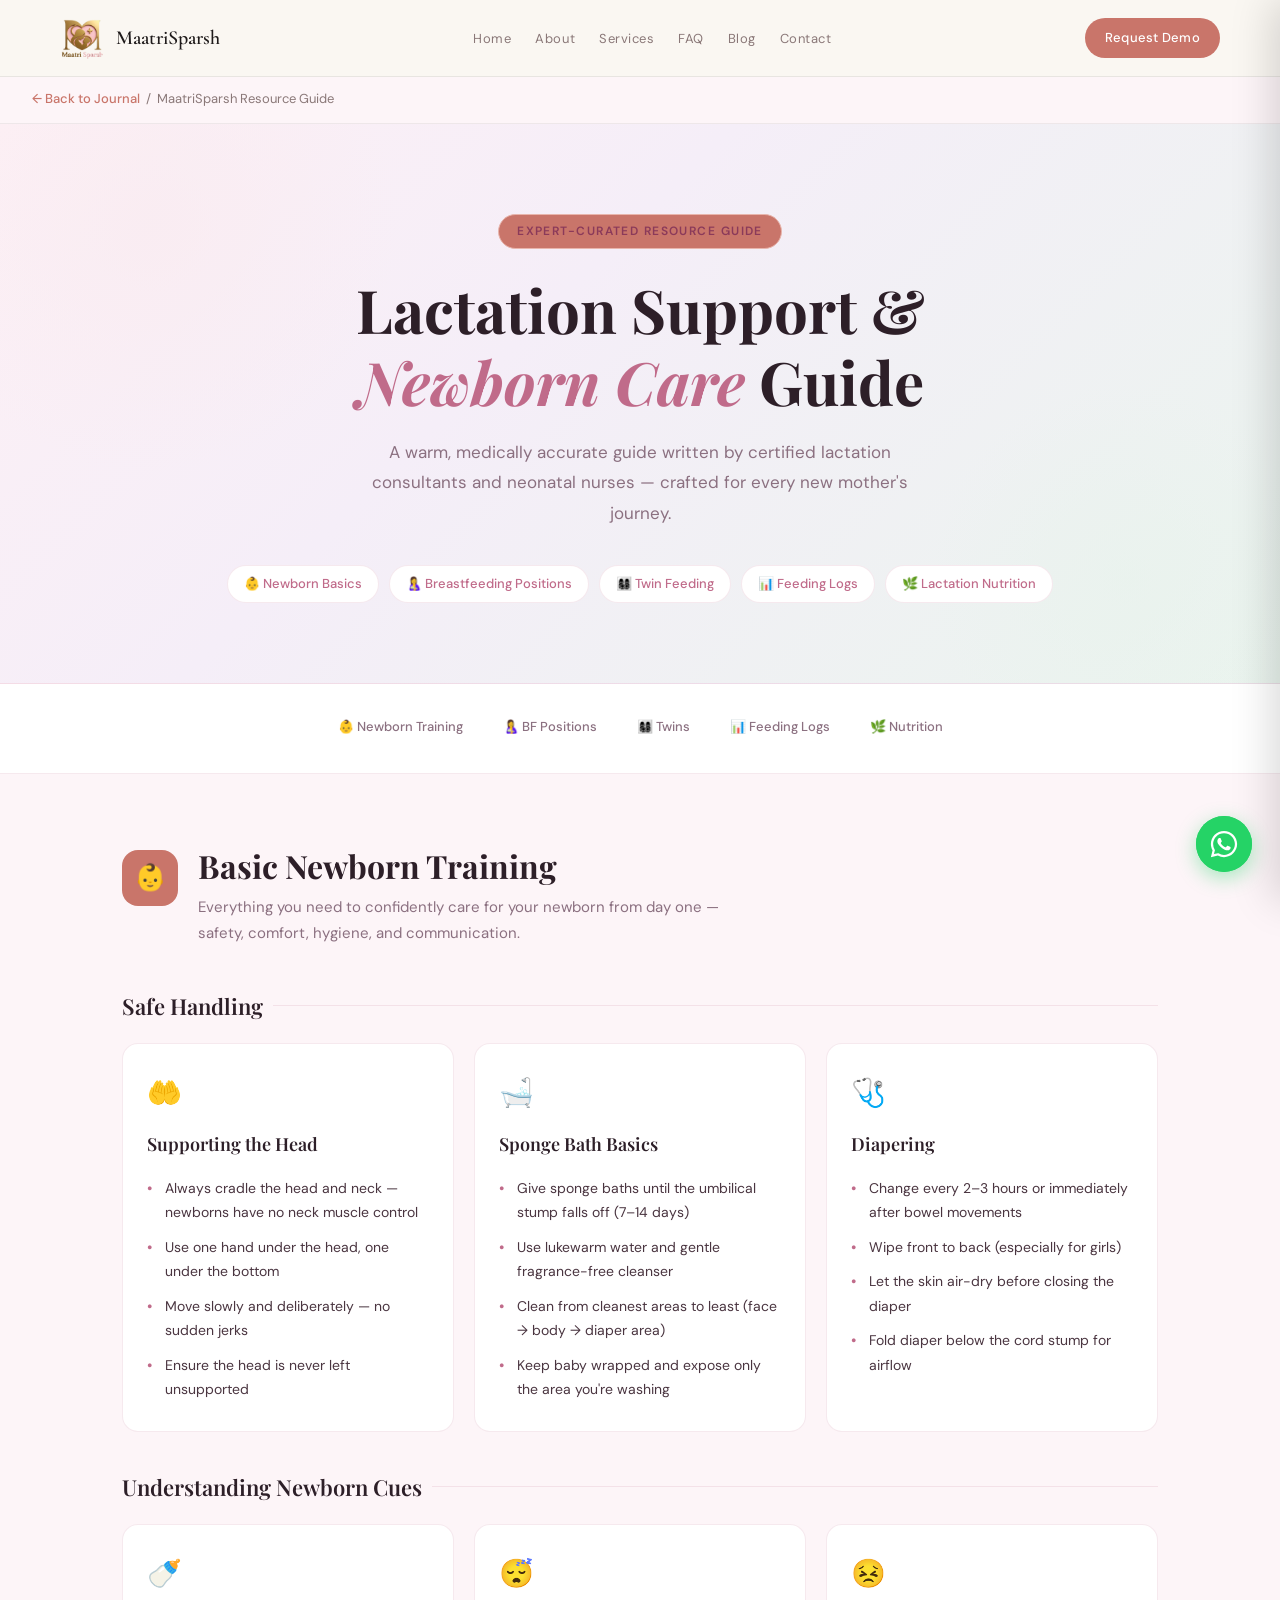
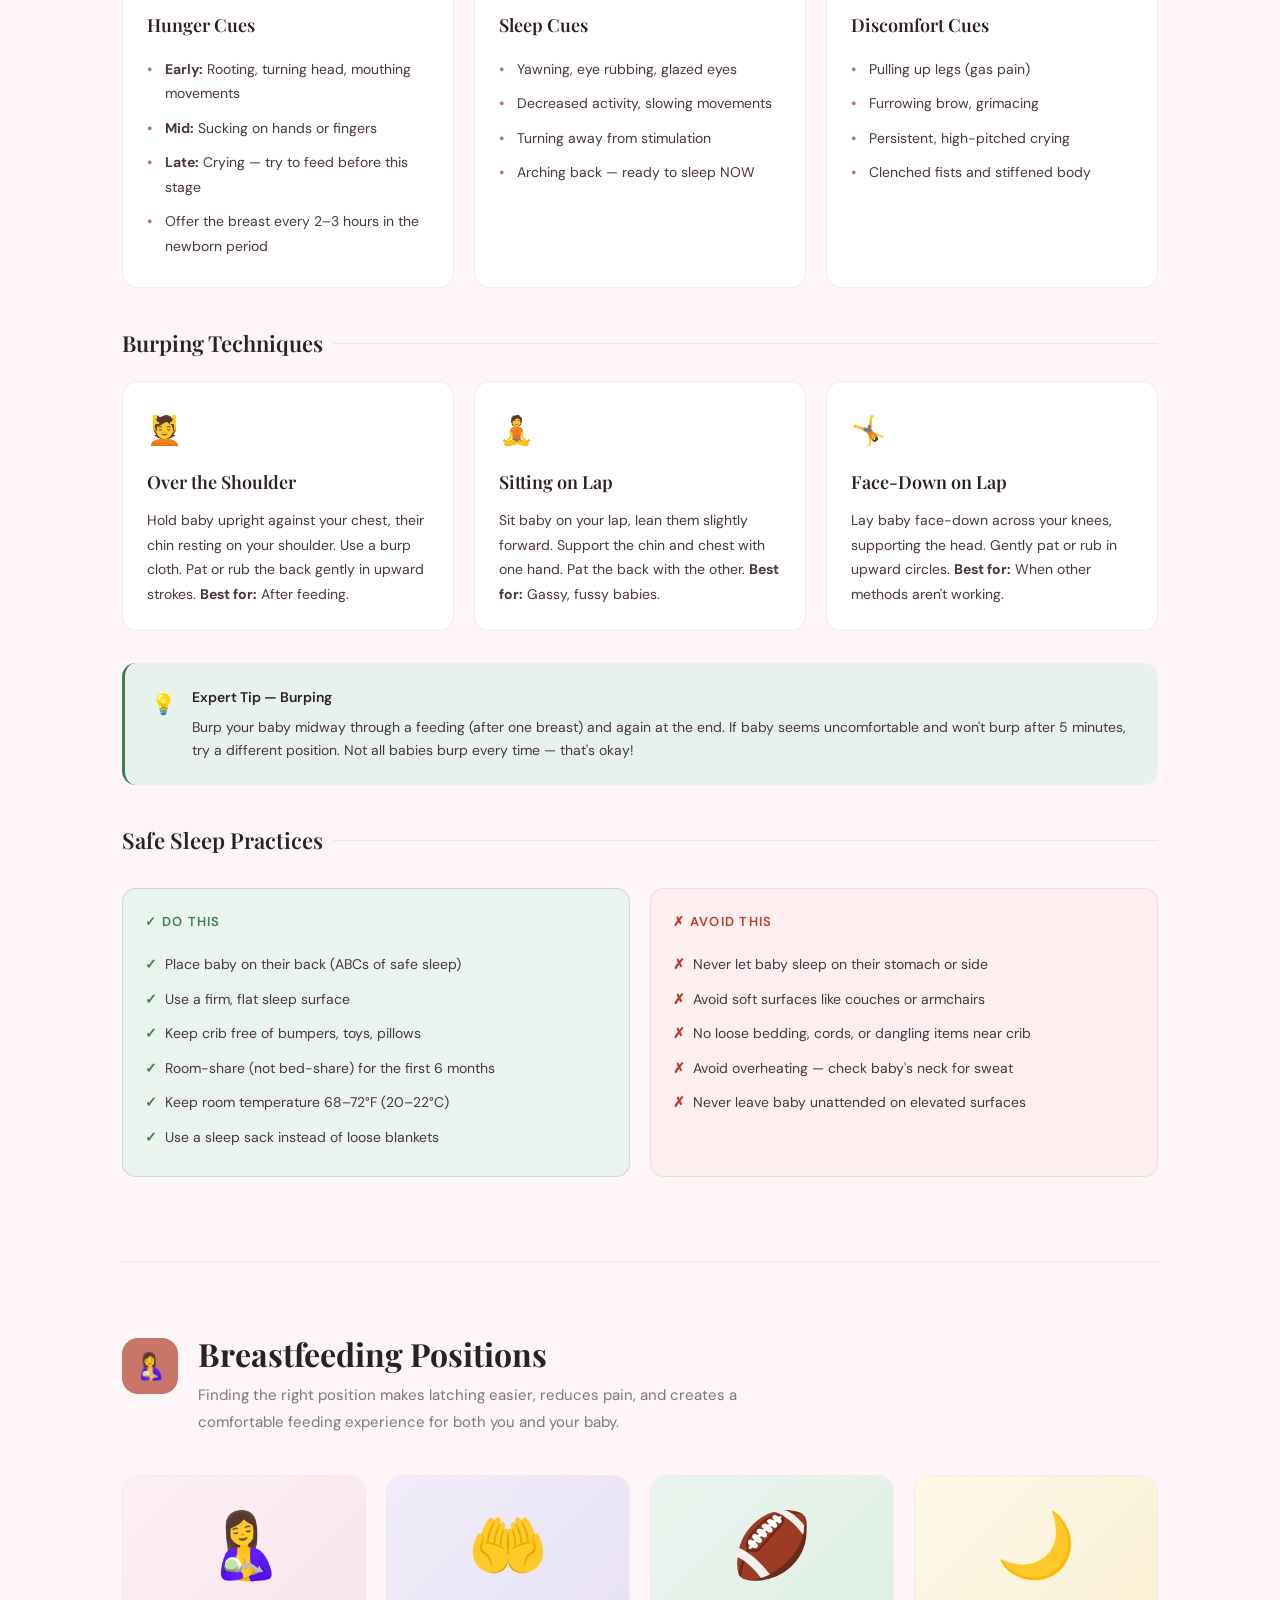
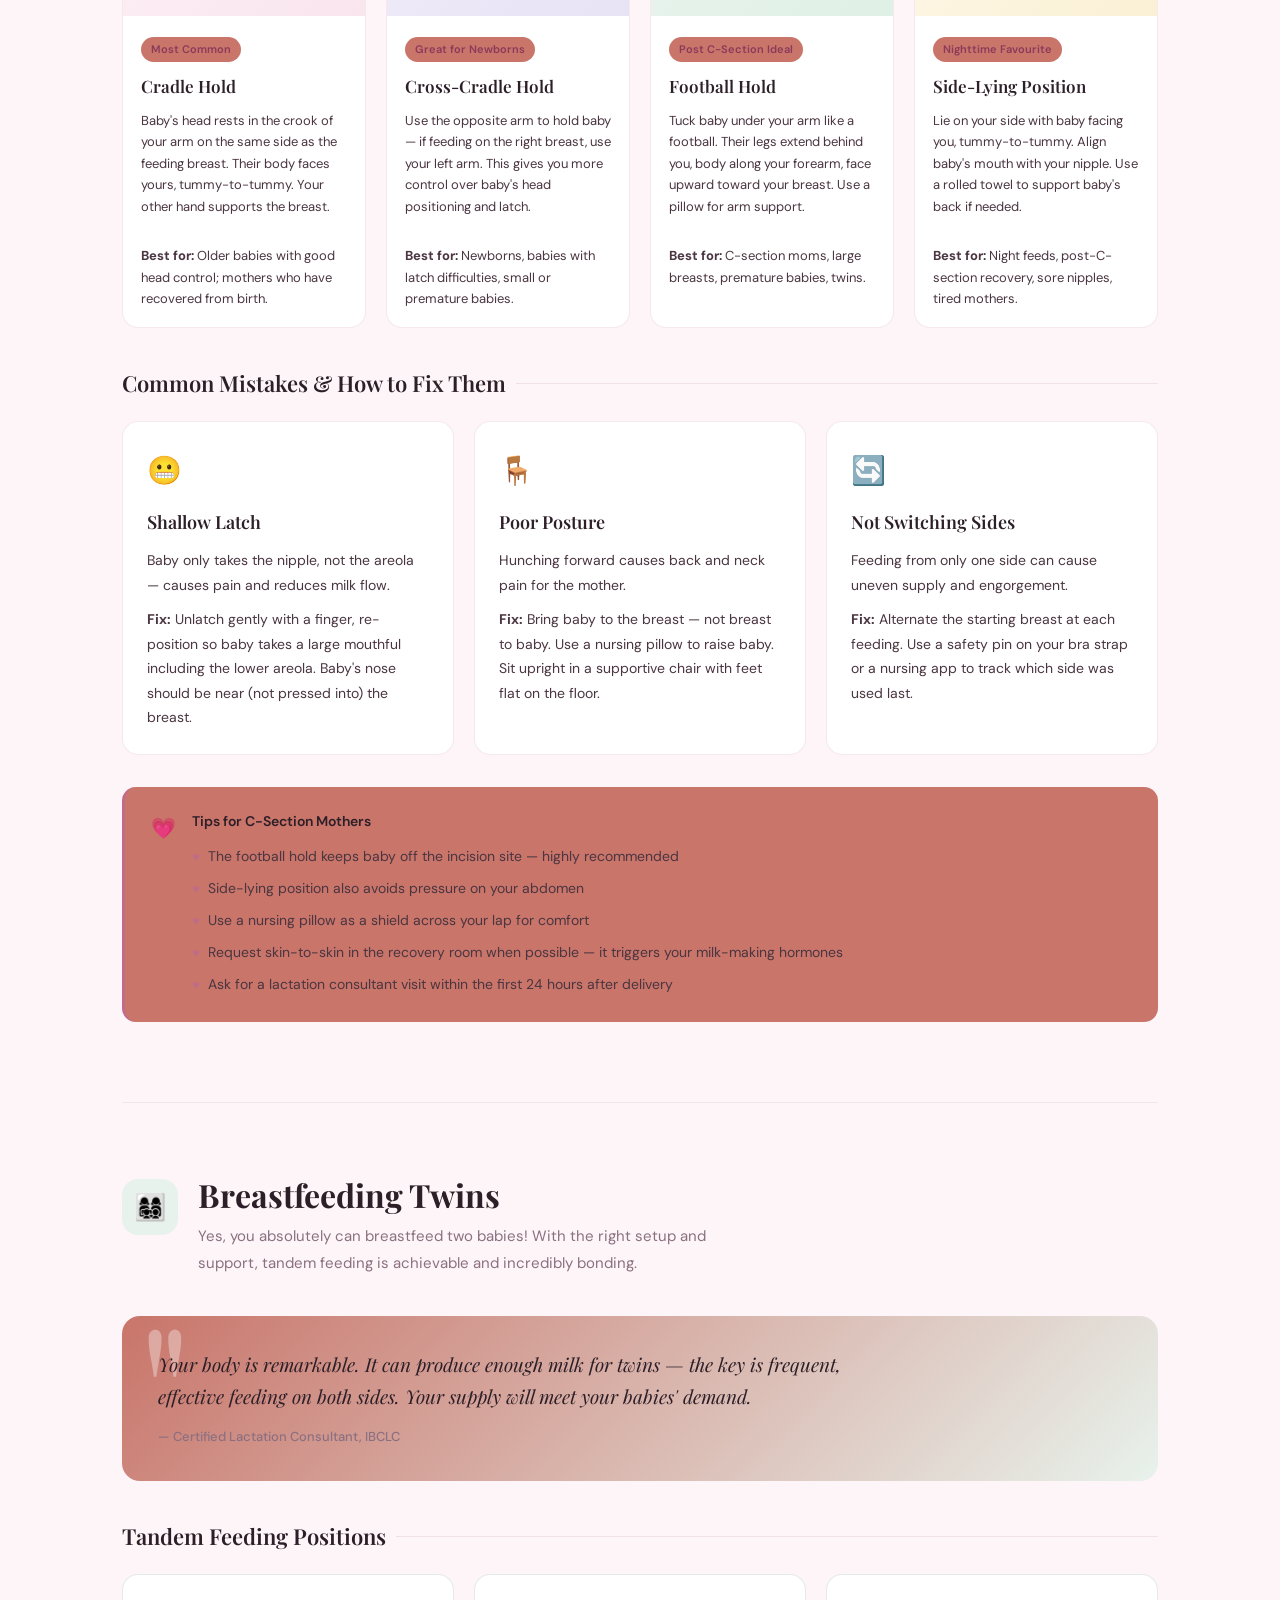
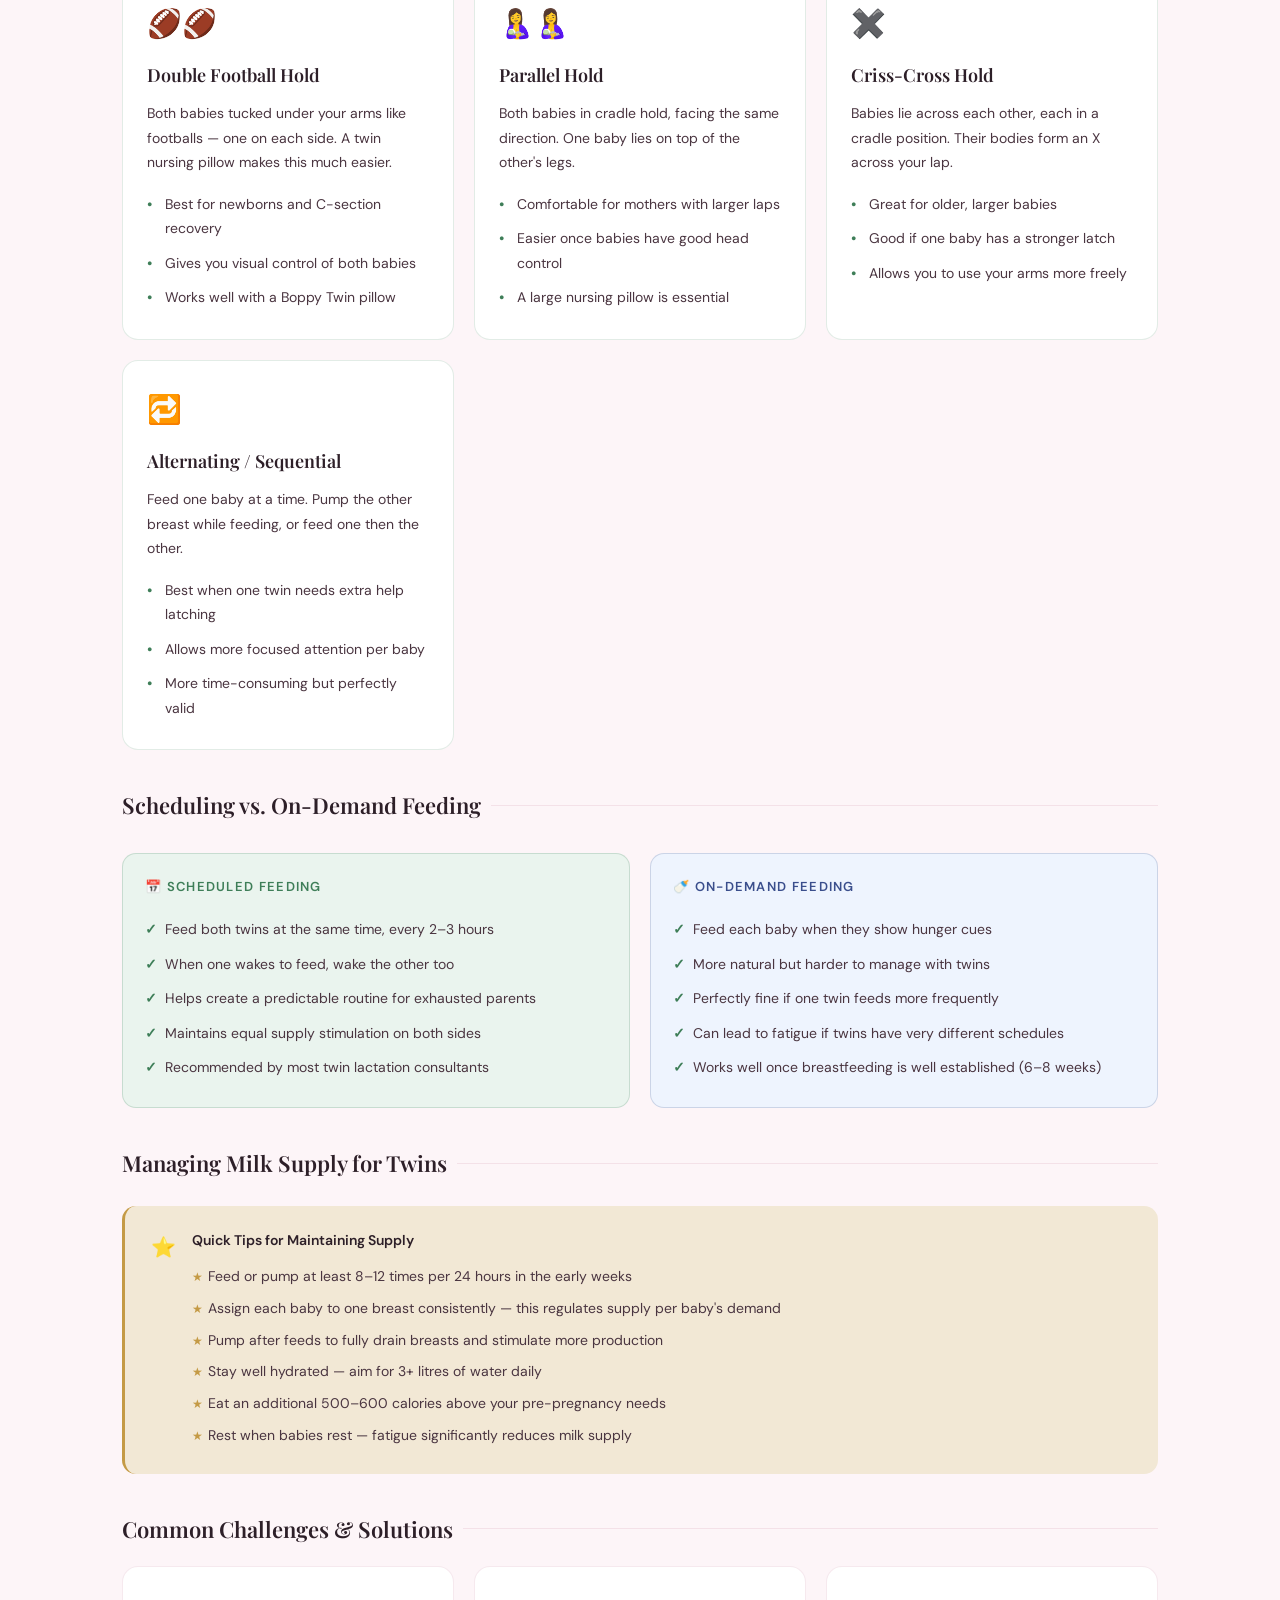
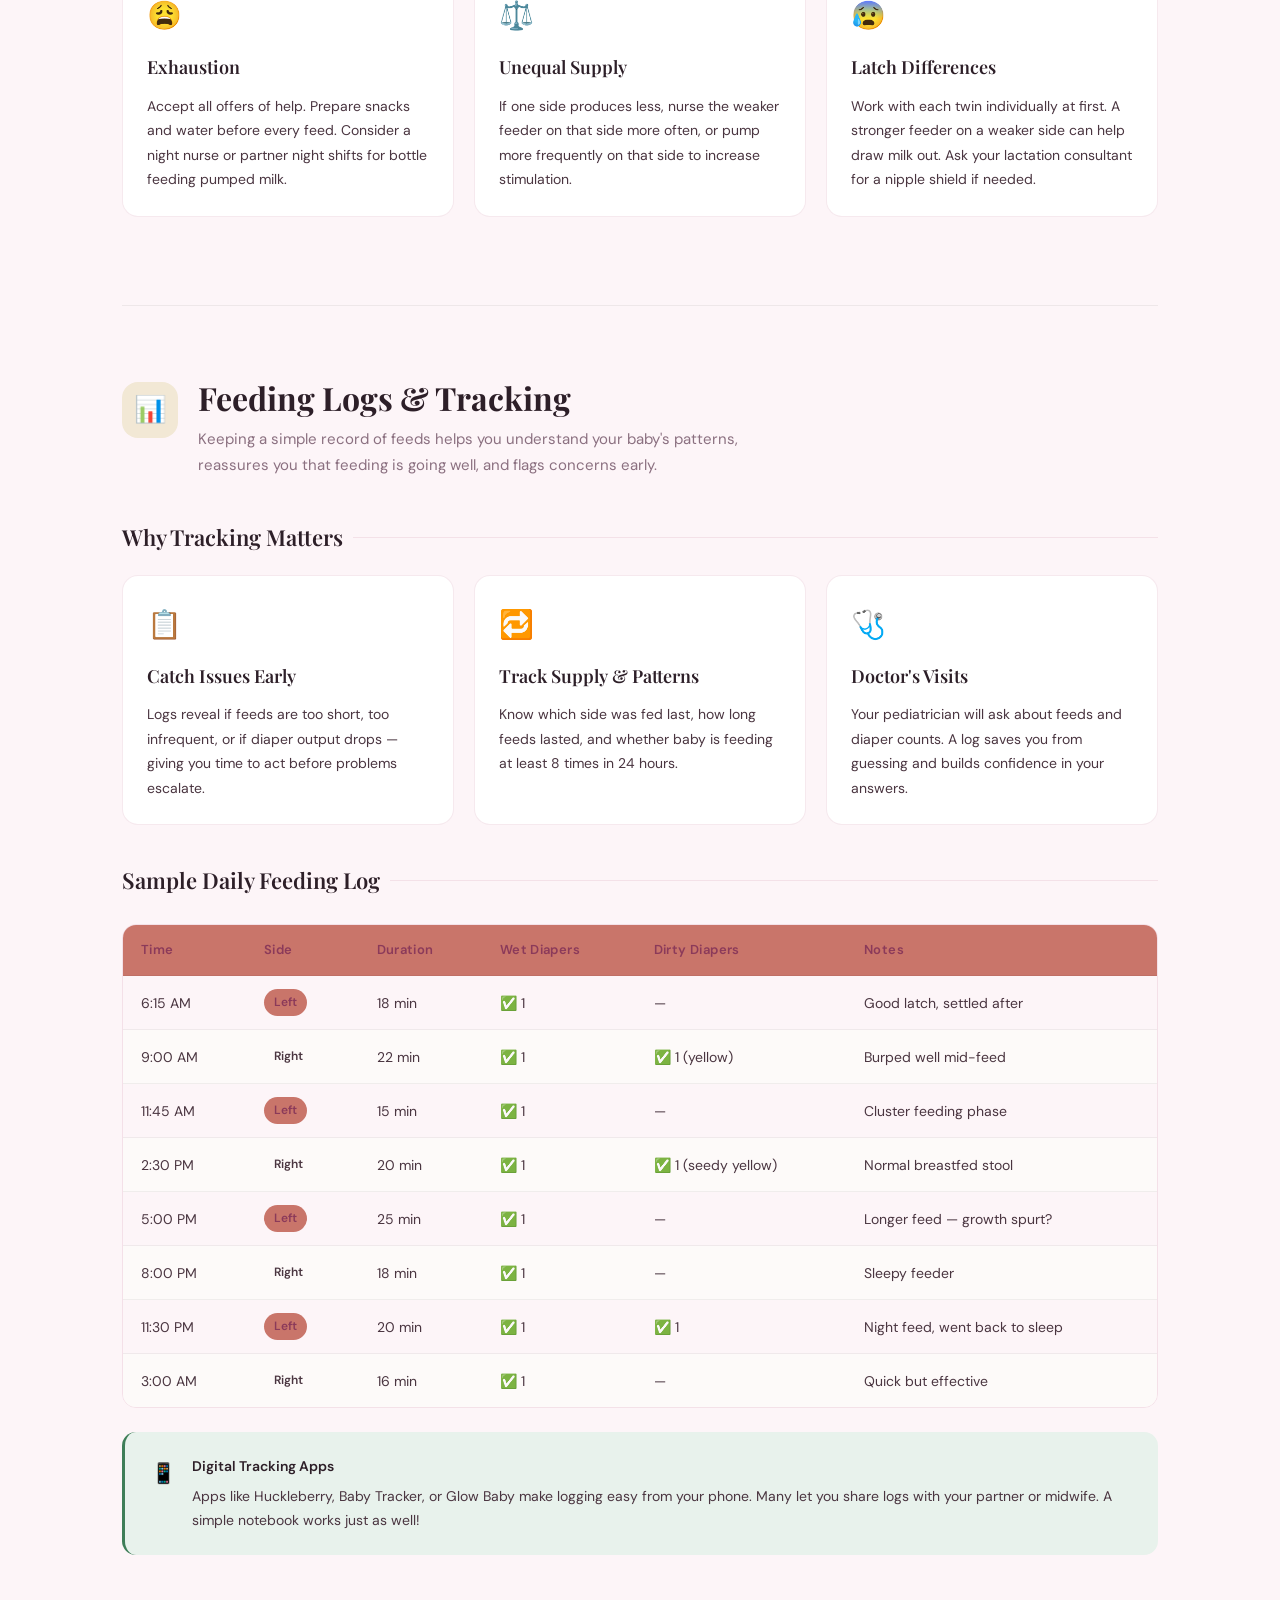
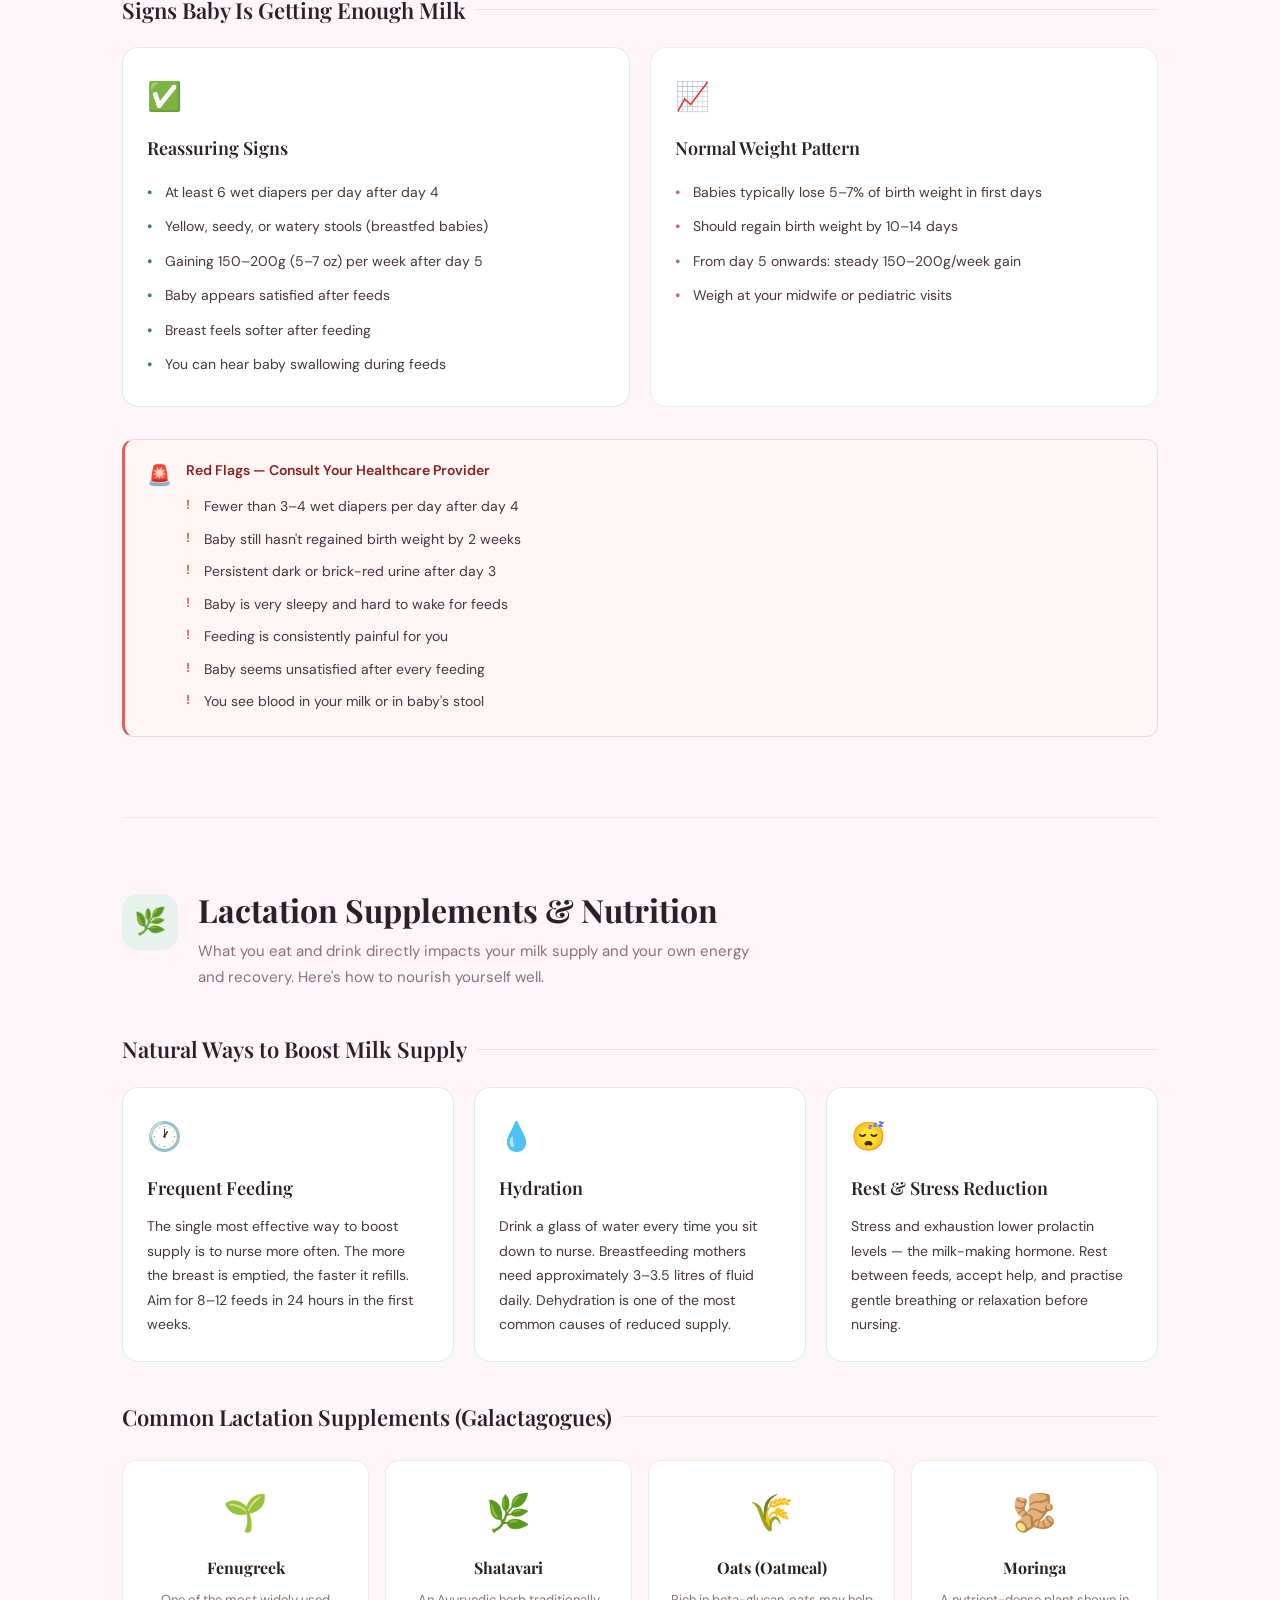
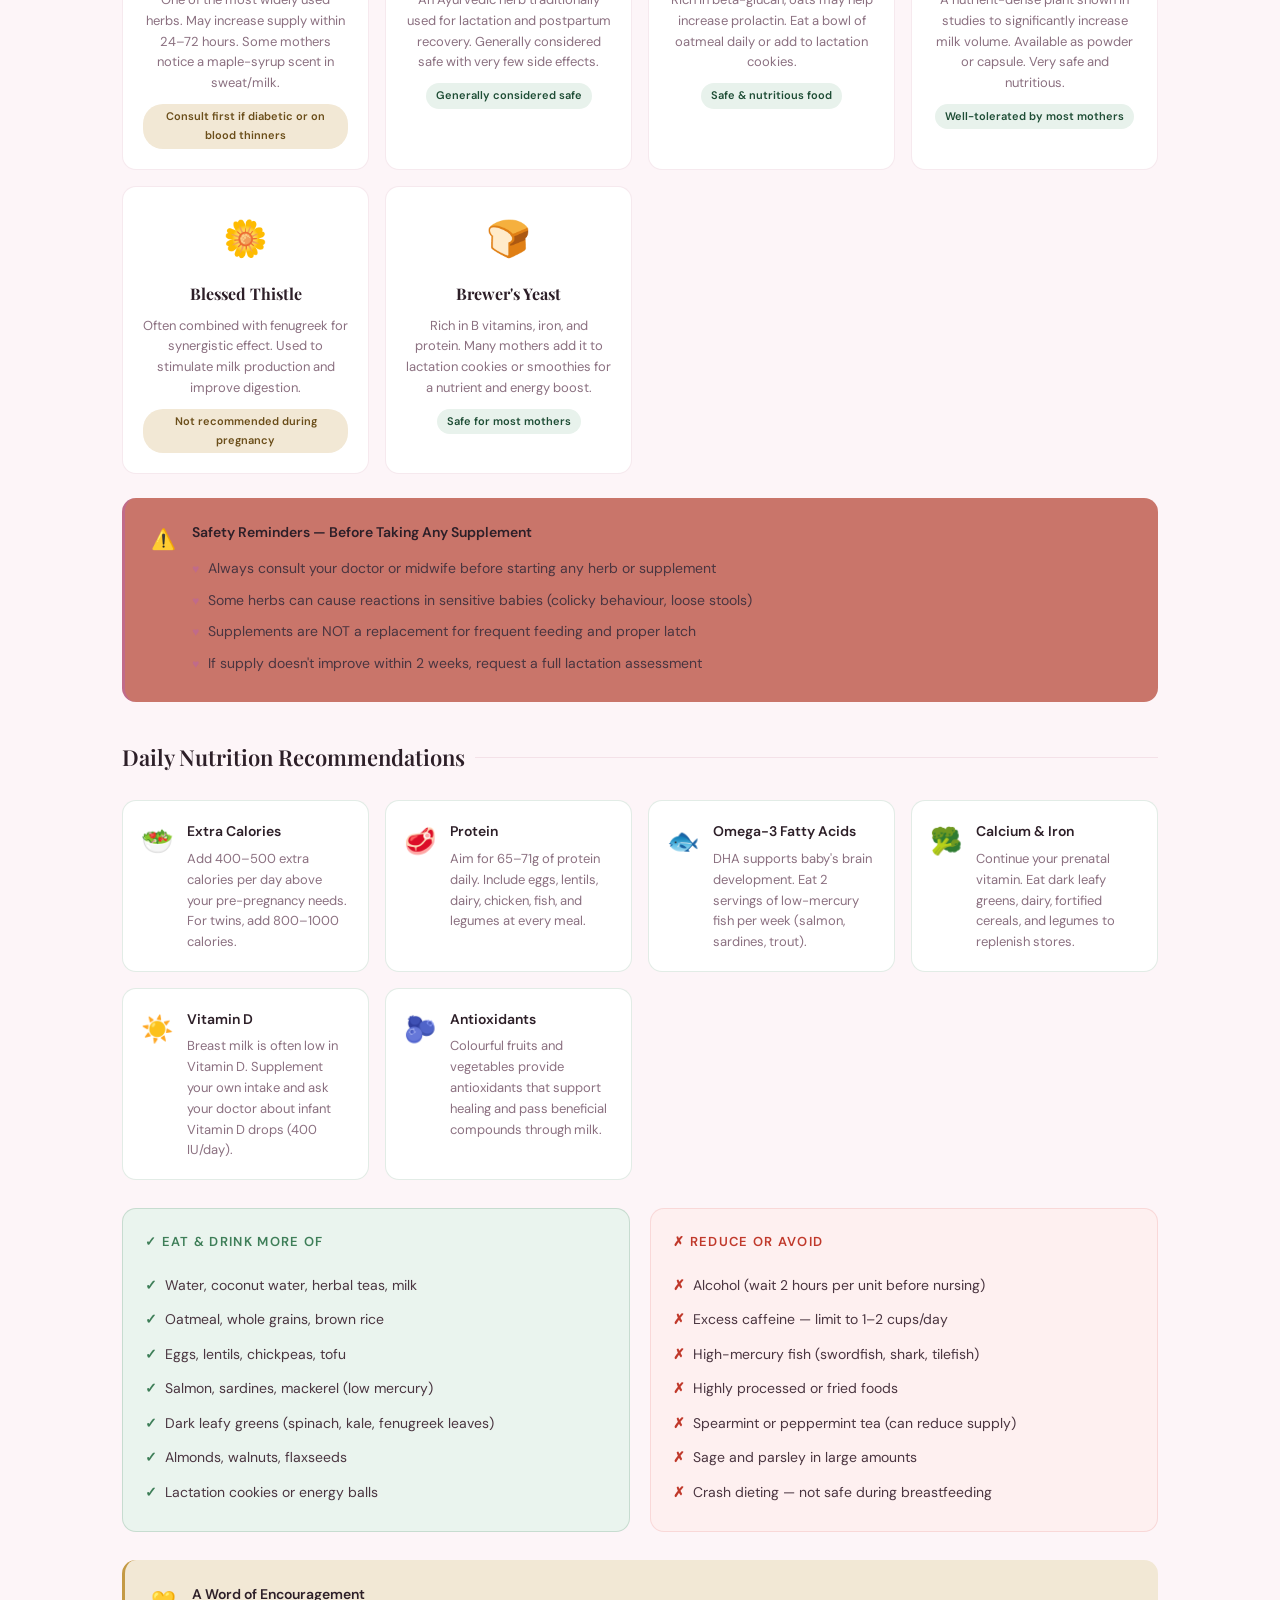
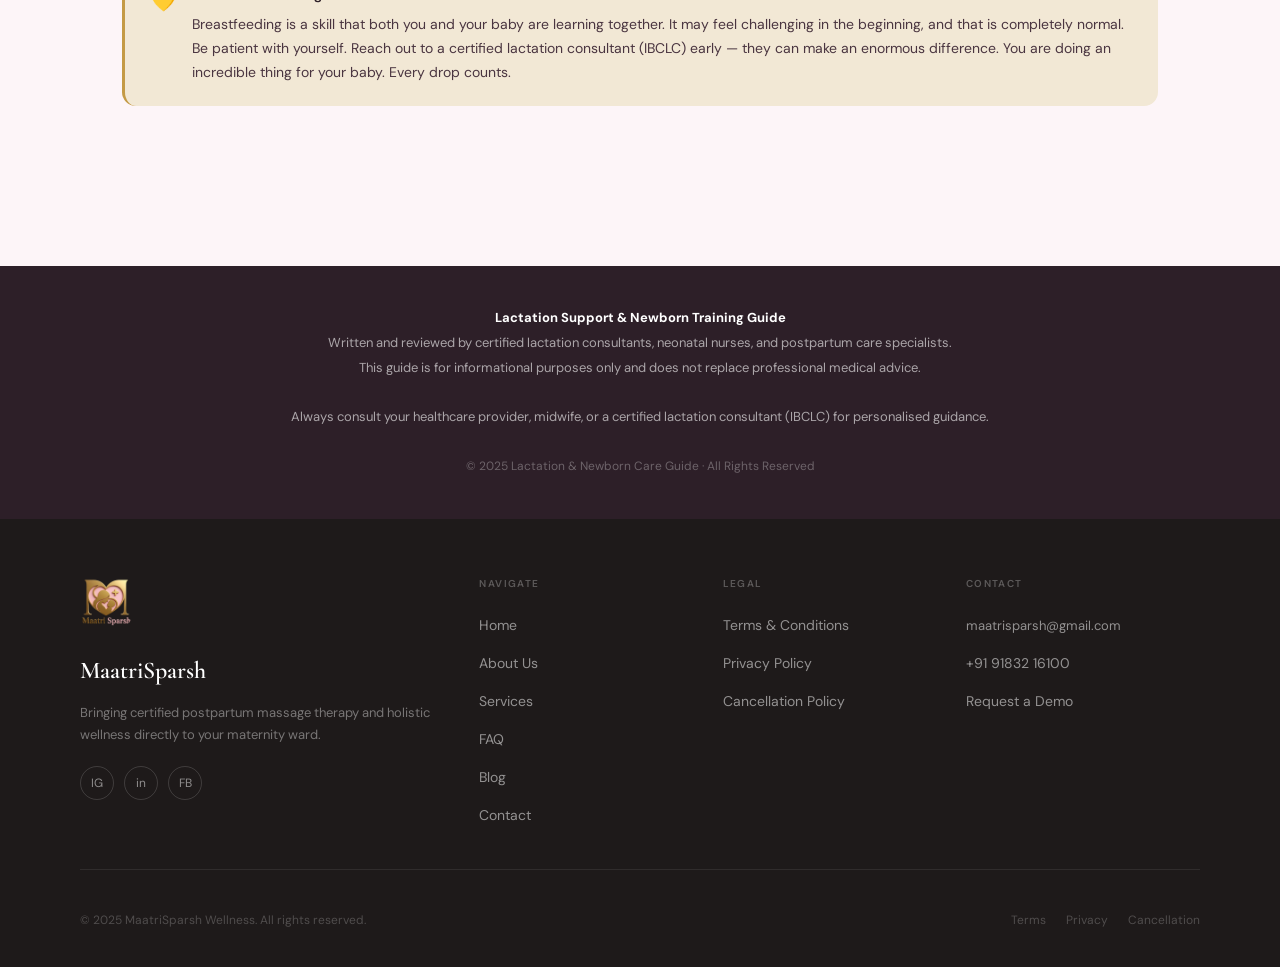
<file: lactation-newborn-guide.html>
<!DOCTYPE html>
<html lang="en">
<head>
<meta charset="UTF-8">
<meta name="viewport" content="width=device-width, initial-scale=1.0">
<meta name="description" content="Breastfeeding positions, latch techniques, engorgement relief, and newborn care from Day 1. A complete lactation guide for new mothers.">
<meta name="keywords" content="lactation support India, breastfeeding guide, newborn care, breast engorgement relief, latch techniques">
<meta property="og:title" content="Lactation Support & Newborn Training Guide — MaatriSparsh">
<meta property="og:description" content="Breastfeeding positions, latch techniques, engorgement relief, and newborn care from Day 1. A complete lactation guide for new mothers.">
<meta property="og:type" content="article">
<meta name="twitter:card" content="summary_large_image">

<title>Lactation Support & Newborn Training Guide — MaatriSparsh</title>
<link href="https://fonts.googleapis.com/css2?family=Playfair+Display:ital,wght@0,400;0,600;0,700;1,400&family=DM+Sans:wght@300;400;500;600&display=swap" rel="stylesheet">
<style>

  :root {
    --rose: #F9EBF0;
    --rose-mid: #E8B4C8;
    --rose-dark: #C06B8A;
    --rose-deep: #8B3A5A;
    --sage: #E8F2EC;
    --sage-mid: #8FC4A0;
    --sage-dark: #3E7E58;
    --sage-deep: #1E4D35;
    --cream: #FDF8F2;
    --warm-white: #FFFCF8;
    --text-main: #2D1F28;
    --text-body: #4A3540;
    --text-muted: #8B7080;
    --accent-gold: #C49A45;
    --accent-soft: #F2E8D5;
    --border-light: rgba(192, 107, 138, 0.15);
    --border-sage: rgba(62, 126, 88, 0.15);
  }

  * { margin: 0; padding: 0; box-sizing: border-box; }

  body {
    font-family: 'DM Sans', sans-serif;
    background: var(--warm-white);
    color: var(--text-body);
    line-height: 1.75;
  }

  /* ─── HERO ─── */
  .hero {
    background: linear-gradient(135deg, #FDF0F5 0%, #F5EEF8 40%, #EAF4EE 100%);
    padding: 90px 40px 80px;
    text-align: center;
    position: relative;
    overflow: hidden;
    border-bottom: 1px solid var(--border-light);
  }
  .hero::before {
    content: '';
    position: absolute;
    width: 500px; height: 500px;
    border-radius: 50%;
    background: radial-gradient(circle, rgba(249,235,240,0.7) 0%, transparent 70%);
    top: -150px; left: -100px;
  }
  .hero::after {
    content: '';
    position: absolute;
    width: 400px; height: 400px;
    border-radius: 50%;
    background: radial-gradient(circle, rgba(232,242,236,0.6) 0%, transparent 70%);
    bottom: -100px; right: -50px;
  }
  .hero-badge {
    display: inline-block;
    background: var(--rose);
    color: var(--rose-deep);
    font-size: 12px;
    font-weight: 600;
    letter-spacing: 0.12em;
    text-transform: uppercase;
    padding: 6px 18px;
    border-radius: 30px;
    border: 1px solid var(--rose-mid);
    margin-bottom: 24px;
    position: relative; z-index: 1;
  }
  .hero h1 {
    font-family: 'Playfair Display', serif;
    font-size: clamp(36px, 5vw, 60px);
    color: var(--text-main);
    font-weight: 700;
    line-height: 1.2;
    max-width: 720px;
    margin: 0 auto 20px;
    position: relative; z-index: 1;
  }
  .hero h1 em {
    color: var(--rose-dark);
    font-style: italic;
  }
  .hero-sub {
    font-size: 17px;
    color: var(--text-muted);
    max-width: 540px;
    margin: 0 auto 36px;
    position: relative; z-index: 1;
    line-height: 1.8;
  }
  .hero-tags {
    display: flex;
    flex-wrap: wrap;
    gap: 10px;
    justify-content: center;
    position: relative; z-index: 1;
  }
  .hero-tag {
    background: white;
    border: 1px solid var(--border-light);
    border-radius: 30px;
    padding: 7px 16px;
    font-size: 13px;
    color: var(--rose-dark);
    font-weight: 500;
  }

  /* ─── NAV ─── */
  .toc {
    background: white;
    border-bottom: 1px solid var(--border-light);
    position: sticky;
    top: 0;
    z-index: 100;
    overflow-x: auto;
  }
  .toc-inner {
    display: flex;
    padding: 0 32px;
    gap: 0;
    max-width: 1100px;
    margin: 0 auto;
  }
  .toc a {
    display: block;
    padding: 16px 20px;
    font-size: 13px;
    font-weight: 500;
    color: var(--text-muted);
    text-decoration: none;
    white-space: nowrap;
    border-bottom: 2px solid transparent;
    transition: all 0.2s;
  }
  .toc a:hover {
    color: var(--rose-dark);
    border-bottom-color: var(--rose-dark);
  }

  /* ─── LAYOUT ─── */
  .page {
    max-width: 1100px;
    margin: 0 auto;
    padding: 0 32px 80px;
  }

  /* ─── SECTIONS ─── */
  .section {
    padding: 72px 0 56px;
    border-bottom: 1px solid rgba(0,0,0,0.06);
  }
  .section:last-child { border-bottom: none; }

  .section-header {
    display: flex;
    align-items: flex-start;
    gap: 20px;
    margin-bottom: 40px;
  }
  .section-icon {
    width: 56px; height: 56px;
    border-radius: 16px;
    display: flex;
    align-items: center;
    justify-content: center;
    font-size: 26px;
    flex-shrink: 0;
    margin-top: 4px;
  }
  .icon-rose { background: var(--rose); }
  .icon-sage { background: var(--sage); }
  .icon-gold { background: var(--accent-soft); }

  .section-title h2 {
    font-family: 'Playfair Display', serif;
    font-size: 32px;
    color: var(--text-main);
    font-weight: 700;
    line-height: 1.25;
    margin-bottom: 8px;
  }
  .section-title p {
    font-size: 15px;
    color: var(--text-muted);
    max-width: 560px;
  }

  /* ─── CARDS ─── */
  .card-grid {
    display: grid;
    grid-template-columns: repeat(auto-fit, minmax(260px, 1fr));
    gap: 20px;
    margin-bottom: 32px;
  }
  .card {
    background: white;
    border: 1px solid var(--border-light);
    border-radius: 16px;
    padding: 24px;
    transition: box-shadow 0.2s;
  }
  .card:hover {
    box-shadow: 0 4px 24px rgba(192,107,138,0.10);
  }
  .card-icon {
    font-size: 28px;
    margin-bottom: 12px;
    display: block;
  }
  .card h3 {
    font-family: 'Playfair Display', serif;
    font-size: 18px;
    color: var(--text-main);
    margin-bottom: 10px;
    font-weight: 600;
  }
  .card p, .card li {
    font-size: 14px;
    color: var(--text-body);
    line-height: 1.75;
  }
  .card ul {
    list-style: none;
    padding: 0;
  }
  .card ul li {
    padding: 5px 0;
    padding-left: 18px;
    position: relative;
  }
  .card ul li::before {
    content: '•';
    color: var(--rose-dark);
    position: absolute;
    left: 0;
    font-weight: 700;
  }
  .card.sage {
    border-color: var(--border-sage);
  }
  .card.sage ul li::before { color: var(--sage-dark); }

  /* ─── TIP BOXES ─── */
  .tip-box {
    border-radius: 14px;
    padding: 22px 26px;
    margin: 24px 0;
    display: flex;
    gap: 16px;
    align-items: flex-start;
  }
  .tip-box.rose {
    background: var(--rose);
    border-left: 3px solid var(--rose-dark);
  }
  .tip-box.sage {
    background: var(--sage);
    border-left: 3px solid var(--sage-dark);
  }
  .tip-box.gold {
    background: var(--accent-soft);
    border-left: 3px solid var(--accent-gold);
  }
  .tip-box-icon { font-size: 20px; flex-shrink: 0; margin-top: 2px; }
  .tip-box-body strong {
    display: block;
    font-size: 14px;
    font-weight: 600;
    color: var(--text-main);
    margin-bottom: 6px;
  }
  .tip-box-body p, .tip-box-body li {
    font-size: 14px;
    color: var(--text-body);
    line-height: 1.7;
  }
  .tip-box-body ul {
    list-style: none;
    padding: 0;
    margin-top: 8px;
  }
  .tip-box-body ul li {
    padding: 4px 0 4px 16px;
    position: relative;
  }
  .tip-box-body ul li::before {
    content: '✓';
    color: var(--sage-dark);
    position: absolute;
    left: 0;
    font-size: 12px;
    top: 6px;
  }
  .tip-box.rose .tip-box-body ul li::before { color: var(--rose-dark); content: '♥'; }
  .tip-box.gold .tip-box-body ul li::before { color: var(--accent-gold); content: '★'; }

  /* ─── DO / DON'T ─── */
  .dos-donts {
    display: grid;
    grid-template-columns: 1fr 1fr;
    gap: 20px;
    margin: 28px 0;
  }
  @media (max-width: 600px) { .dos-donts { grid-template-columns: 1fr; } }
  .do-box, .dont-box {
    border-radius: 14px;
    padding: 22px;
  }
  .do-box {
    background: #EAF4EE;
    border: 1px solid rgba(62,126,88,0.2);
  }
  .dont-box {
    background: #FEF0F0;
    border: 1px solid rgba(220,80,80,0.15);
  }
  .do-box h4 {
    color: var(--sage-dark);
    font-size: 13px;
    font-weight: 600;
    letter-spacing: 0.1em;
    text-transform: uppercase;
    margin-bottom: 14px;
    display: flex; align-items: center; gap: 8px;
  }
  .dont-box h4 {
    color: #C0392B;
    font-size: 13px;
    font-weight: 600;
    letter-spacing: 0.1em;
    text-transform: uppercase;
    margin-bottom: 14px;
    display: flex; align-items: center; gap: 8px;
  }
  .do-box ul, .dont-box ul { list-style: none; padding: 0; }
  .do-box li, .dont-box li { font-size: 14px; padding: 5px 0; padding-left: 20px; position: relative; color: var(--text-body); }
  .do-box li::before { content: '✓'; color: var(--sage-dark); position: absolute; left: 0; font-weight: 700; }
  .dont-box li::before { content: '✗'; color: #C0392B; position: absolute; left: 0; font-weight: 700; }

  /* ─── POSITION CARDS ─── */
  .position-grid {
    display: grid;
    grid-template-columns: repeat(auto-fit, minmax(240px, 1fr));
    gap: 20px;
    margin-bottom: 28px;
  }
  .position-card {
    background: white;
    border: 1px solid var(--border-light);
    border-radius: 16px;
    overflow: hidden;
  }
  .position-visual {
    height: 140px;
    display: flex;
    align-items: center;
    justify-content: center;
    font-size: 64px;
    position: relative;
  }
  .pos-cradle { background: linear-gradient(135deg, #FDF0F5, #F9E5EE); }
  .pos-cross { background: linear-gradient(135deg, #F0EDF9, #E8E2F5); }
  .pos-football { background: linear-gradient(135deg, #EAF4EE, #DFF0E6); }
  .pos-sidelying { background: linear-gradient(135deg, #FFF8E8, #FAF0D5); }
  .position-info { padding: 18px; }
  .position-info h3 {
    font-family: 'Playfair Display', serif;
    font-size: 17px;
    color: var(--text-main);
    margin-bottom: 8px;
    font-weight: 600;
  }
  .position-tag {
    display: inline-block;
    background: var(--rose);
    color: var(--rose-deep);
    font-size: 11px;
    font-weight: 600;
    padding: 3px 10px;
    border-radius: 20px;
    margin-bottom: 10px;
  }
  .position-info p { font-size: 13px; color: var(--text-body); line-height: 1.65; }

  /* ─── FEEDING LOG TABLE ─── */
  .log-table-wrapper {
    overflow-x: auto;
    border-radius: 14px;
    border: 1px solid var(--border-light);
    margin: 24px 0;
  }
  .log-table {
    width: 100%;
    border-collapse: collapse;
    font-size: 14px;
    min-width: 600px;
  }
  .log-table thead {
    background: var(--rose);
  }
  .log-table th {
    padding: 14px 18px;
    text-align: left;
    font-weight: 600;
    color: var(--rose-deep);
    font-size: 13px;
    letter-spacing: 0.03em;
  }
  .log-table td {
    padding: 13px 18px;
    border-top: 1px solid rgba(0,0,0,0.05);
    color: var(--text-body);
  }
  .log-table tr:nth-child(even) td { background: #FDFAF9; }
  .log-table tr:hover td { background: var(--rose); transition: background 0.15s; }
  .badge {
    display: inline-block;
    padding: 3px 10px;
    border-radius: 20px;
    font-size: 12px;
    font-weight: 600;
  }
  .badge-green { background: var(--sage); color: var(--sage-deep); }
  .badge-rose { background: var(--rose); color: var(--rose-deep); }
  .badge-gold { background: var(--accent-soft); color: #6B4E1A; }

  /* ─── SUPPLEMENT CARDS ─── */
  .supplement-grid {
    display: grid;
    grid-template-columns: repeat(auto-fit, minmax(200px, 1fr));
    gap: 16px;
    margin: 24px 0;
  }
  .supplement-card {
    background: white;
    border: 1px solid var(--border-light);
    border-radius: 14px;
    padding: 20px;
    text-align: center;
  }
  .supp-emoji { font-size: 36px; margin-bottom: 10px; display: block; }
  .supplement-card h4 {
    font-family: 'Playfair Display', serif;
    font-size: 16px;
    color: var(--text-main);
    margin-bottom: 8px;
  }
  .supplement-card p { font-size: 13px; color: var(--text-muted); line-height: 1.6; }
  .safety-tag {
    display: inline-block;
    margin-top: 10px;
    font-size: 11px;
    font-weight: 600;
    padding: 3px 10px;
    border-radius: 20px;
  }
  .safe { background: var(--sage); color: var(--sage-deep); }
  .consult { background: var(--accent-soft); color: #6B4E1A; }

  /* ─── TWINS SECTION ─── */
  .twins-grid {
    display: grid;
    grid-template-columns: repeat(auto-fit, minmax(300px, 1fr));
    gap: 20px;
  }

  /* ─── NUTRITION TABLE ─── */
  .nutrition-grid {
    display: grid;
    grid-template-columns: repeat(auto-fit, minmax(220px, 1fr));
    gap: 16px;
    margin: 24px 0;
  }
  .nutrition-item {
    background: white;
    border: 1px solid var(--border-sage);
    border-radius: 14px;
    padding: 18px;
    display: flex;
    gap: 14px;
    align-items: flex-start;
  }
  .nutrition-emoji { font-size: 26px; flex-shrink: 0; }
  .nutrition-item h4 { font-size: 14px; font-weight: 600; color: var(--text-main); margin-bottom: 5px; }
  .nutrition-item p { font-size: 13px; color: var(--text-muted); line-height: 1.6; }

  /* ─── ALERT BOXES ─── */
  .alert {
    background: #FEF5F5;
    border: 1px solid rgba(220,80,80,0.2);
    border-left: 3px solid #E06060;
    border-radius: 12px;
    padding: 18px 22px;
    margin: 24px 0;
    display: flex;
    gap: 14px;
  }
  .alert-icon { font-size: 20px; flex-shrink: 0; }
  .alert-body strong { display: block; font-size: 14px; font-weight: 600; color: #8B2020; margin-bottom: 8px; }
  .alert-body ul { list-style: none; padding: 0; }
  .alert-body li { font-size: 14px; color: var(--text-body); padding: 4px 0 4px 18px; position: relative; }
  .alert-body li::before { content: '!'; color: #E06060; position: absolute; left: 0; font-weight: 700; font-size: 13px; }

  /* ─── EXPERT QUOTE ─── */
  .expert-quote {
    background: linear-gradient(135deg, var(--rose), var(--sage));
    border-radius: 18px;
    padding: 32px 36px;
    margin: 36px 0;
    position: relative;
    overflow: hidden;
  }
  .expert-quote::before {
    content: '"';
    position: absolute;
    font-family: 'Playfair Display', serif;
    font-size: 180px;
    color: rgba(255,255,255,0.35);
    top: -20px;
    left: 16px;
    line-height: 1;
  }
  .expert-quote p {
    font-family: 'Playfair Display', serif;
    font-size: 19px;
    font-style: italic;
    color: var(--text-main);
    line-height: 1.7;
    position: relative;
    z-index: 1;
    max-width: 700px;
  }
  .expert-quote cite {
    display: block;
    margin-top: 14px;
    font-size: 13px;
    font-style: normal;
    color: var(--text-muted);
    font-weight: 500;
    position: relative;
    z-index: 1;
  }

  /* ─── SUBSECTION TITLE ─── */
  .sub-title {
    font-family: 'Playfair Display', serif;
    font-size: 22px;
    color: var(--text-main);
    font-weight: 600;
    margin: 36px 0 18px;
    display: flex;
    align-items: center;
    gap: 10px;
  }
  .sub-title::after {
    content: '';
    flex: 1;
    height: 1px;
    background: var(--border-light);
  }

  /* ─── FOOTER ─── */
  .footer {
    background: var(--text-main);
    color: rgba(255,255,255,0.6);
    text-align: center;
    padding: 40px 32px;
    font-size: 13px;
    line-height: 1.9;
  }
  .footer strong { color: white; }
  .footer a { color: var(--rose-mid); text-decoration: none; }

  /* ─── RESPONSIVE ─── */
  @media (max-width: 768px) {
    .page { padding: 0 20px 60px; }
    .hero { padding: 60px 24px 56px; }
    .section { padding: 52px 0 40px; }
    .section-header { flex-direction: column; gap: 14px; }
    .card-grid { grid-template-columns: 1fr; }
  }

  /* ─── SCROLL BEHAVIOR ─── */
  html { scroll-behavior: smooth; }
</style>
<link rel="stylesheet" href="shared.css">
<style>
.shared-guide-topbar{padding-top:76px;display:block;}</style>
<link rel="icon" type="image/svg+xml" href="favicon.svg">
<style>.guide-section-nav{position:sticky;top:76px;z-index:99;overflow-x:auto;}.guide-section-nav a{display:inline-block;padding:14px 20px;font-size:13px;font-weight:600;text-decoration:none;white-space:nowrap;border-bottom:2px solid transparent;transition:all 0.2s;letter-spacing:0.03em;}</style>
</head>
<body>
<div class="shared-guide-topbar"></div>
<div style="background:#FDF5F8;border-bottom:1px solid rgba(0,0,0,0.06);padding:12px 32px;font-size:13px;font-family:DM Sans,sans-serif;color:#8A7878;"><a href="blog.html" style="color:#C9756A;text-decoration:none;font-weight:500;">← Back to Journal</a> &nbsp;/&nbsp; MaatriSparsh Resource Guide</div>

<!-- HERO -->
<div class="hero">
  <div class="hero-badge">Expert-Curated Resource Guide</div>
  <h1>Lactation Support & <em>Newborn Care</em> Guide</h1>
  <p class="hero-sub">A warm, medically accurate guide written by certified lactation consultants and neonatal nurses — crafted for every new mother's journey.</p>
  <div class="hero-tags">
    <span class="hero-tag">👶 Newborn Basics</span>
    <span class="hero-tag">🤱 Breastfeeding Positions</span>
    <span class="hero-tag">👩‍👩‍👧‍👦 Twin Feeding</span>
    <span class="hero-tag">📊 Feeding Logs</span>
    <span class="hero-tag">🌿 Lactation Nutrition</span>
  </div>
</div>

<!-- STICKY NAV -->
<nav class="toc">
  <div class="toc-inner">
    <a href="#newborn">👶 Newborn Training</a>
    <a href="#positions">🤱 BF Positions</a>
    <a href="#twins">👩‍👩‍👧‍👦 Twins</a>
    <a href="#logs">📊 Feeding Logs</a>
    <a href="#nutrition">🌿 Nutrition</a>
  </div>
</nav>

<div class="page">

<!-- ─────────────────────────────── -->
<!-- SECTION 1: NEWBORN TRAINING     -->
<!-- ─────────────────────────────── -->
<section class="section" id="newborn">
  <div class="section-header">
    <div class="section-icon icon-rose">👶</div>
    <div class="section-title">
      <h2>Basic Newborn Training</h2>
      <p>Everything you need to confidently care for your newborn from day one — safety, comfort, hygiene, and communication.</p>
    </div>
  </div>

  <h3 class="sub-title">Safe Handling</h3>
  <div class="card-grid">
    <div class="card">
      <span class="card-icon">🤲</span>
      <h3>Supporting the Head</h3>
      <ul>
        <li>Always cradle the head and neck — newborns have no neck muscle control</li>
        <li>Use one hand under the head, one under the bottom</li>
        <li>Move slowly and deliberately — no sudden jerks</li>
        <li>Ensure the head is never left unsupported</li>
      </ul>
    </div>
    <div class="card">
      <span class="card-icon">🛁</span>
      <h3>Sponge Bath Basics</h3>
      <ul>
        <li>Give sponge baths until the umbilical stump falls off (7–14 days)</li>
        <li>Use lukewarm water and gentle fragrance-free cleanser</li>
        <li>Clean from cleanest areas to least (face → body → diaper area)</li>
        <li>Keep baby wrapped and expose only the area you're washing</li>
      </ul>
    </div>
    <div class="card">
      <span class="card-icon">🩺</span>
      <h3>Diapering</h3>
      <ul>
        <li>Change every 2–3 hours or immediately after bowel movements</li>
        <li>Wipe front to back (especially for girls)</li>
        <li>Let the skin air-dry before closing the diaper</li>
        <li>Fold diaper below the cord stump for airflow</li>
      </ul>
    </div>
  </div>

  <h3 class="sub-title">Understanding Newborn Cues</h3>
  <div class="card-grid">
    <div class="card">
      <span class="card-icon">🍼</span>
      <h3>Hunger Cues</h3>
      <ul>
        <li><strong>Early:</strong> Rooting, turning head, mouthing movements</li>
        <li><strong>Mid:</strong> Sucking on hands or fingers</li>
        <li><strong>Late:</strong> Crying — try to feed before this stage</li>
        <li>Offer the breast every 2–3 hours in the newborn period</li>
      </ul>
    </div>
    <div class="card">
      <span class="card-icon">😴</span>
      <h3>Sleep Cues</h3>
      <ul>
        <li>Yawning, eye rubbing, glazed eyes</li>
        <li>Decreased activity, slowing movements</li>
        <li>Turning away from stimulation</li>
        <li>Arching back — ready to sleep NOW</li>
      </ul>
    </div>
    <div class="card">
      <span class="card-icon">😣</span>
      <h3>Discomfort Cues</h3>
      <ul>
        <li>Pulling up legs (gas pain)</li>
        <li>Furrowing brow, grimacing</li>
        <li>Persistent, high-pitched crying</li>
        <li>Clenched fists and stiffened body</li>
      </ul>
    </div>
  </div>

  <h3 class="sub-title">Burping Techniques</h3>
  <div class="card-grid">
    <div class="card">
      <span class="card-icon">💆</span>
      <h3>Over the Shoulder</h3>
      <p>Hold baby upright against your chest, their chin resting on your shoulder. Use a burp cloth. Pat or rub the back gently in upward strokes. <strong>Best for:</strong> After feeding.</p>
    </div>
    <div class="card">
      <span class="card-icon">🧘</span>
      <h3>Sitting on Lap</h3>
      <p>Sit baby on your lap, lean them slightly forward. Support the chin and chest with one hand. Pat the back with the other. <strong>Best for:</strong> Gassy, fussy babies.</p>
    </div>
    <div class="card">
      <span class="card-icon">🤸</span>
      <h3>Face-Down on Lap</h3>
      <p>Lay baby face-down across your knees, supporting the head. Gently pat or rub in upward circles. <strong>Best for:</strong> When other methods aren't working.</p>
    </div>
  </div>

  <div class="tip-box sage">
    <div class="tip-box-icon">💡</div>
    <div class="tip-box-body">
      <strong>Expert Tip — Burping</strong>
      <p>Burp your baby midway through a feeding (after one breast) and again at the end. If baby seems uncomfortable and won't burp after 5 minutes, try a different position. Not all babies burp every time — that's okay!</p>
    </div>
  </div>

  <h3 class="sub-title">Safe Sleep Practices</h3>
  <div class="dos-donts">
    <div class="do-box">
      <h4>✓ Do This</h4>
      <ul>
        <li>Place baby on their back (ABCs of safe sleep)</li>
        <li>Use a firm, flat sleep surface</li>
        <li>Keep crib free of bumpers, toys, pillows</li>
        <li>Room-share (not bed-share) for the first 6 months</li>
        <li>Keep room temperature 68–72°F (20–22°C)</li>
        <li>Use a sleep sack instead of loose blankets</li>
      </ul>
    </div>
    <div class="dont-box">
      <h4>✗ Avoid This</h4>
      <ul>
        <li>Never let baby sleep on their stomach or side</li>
        <li>Avoid soft surfaces like couches or armchairs</li>
        <li>No loose bedding, cords, or dangling items near crib</li>
        <li>Avoid overheating — check baby's neck for sweat</li>
        <li>Never leave baby unattended on elevated surfaces</li>
      </ul>
    </div>
  </div>

</section>


<!-- ─────────────────────────────── -->
<!-- SECTION 2: BREASTFEEDING POSITIONS -->
<!-- ─────────────────────────────── -->
<section class="section" id="positions">
  <div class="section-header">
    <div class="section-icon icon-rose">🤱</div>
    <div class="section-title">
      <h2>Breastfeeding Positions</h2>
      <p>Finding the right position makes latching easier, reduces pain, and creates a comfortable feeding experience for both you and your baby.</p>
    </div>
  </div>

  <div class="position-grid">
    <div class="position-card">
      <div class="position-visual pos-cradle">🤱</div>
      <div class="position-info">
        <div class="position-tag">Most Common</div>
        <h3>Cradle Hold</h3>
        <p>Baby's head rests in the crook of your arm on the same side as the feeding breast. Their body faces yours, tummy-to-tummy. Your other hand supports the breast.</p>
        <br>
        <p><strong>Best for:</strong> Older babies with good head control; mothers who have recovered from birth.</p>
      </div>
    </div>

    <div class="position-card">
      <div class="position-visual pos-cross">🤲</div>
      <div class="position-info">
        <div class="position-tag">Great for Newborns</div>
        <h3>Cross-Cradle Hold</h3>
        <p>Use the opposite arm to hold baby — if feeding on the right breast, use your left arm. This gives you more control over baby's head positioning and latch.</p>
        <br>
        <p><strong>Best for:</strong> Newborns, babies with latch difficulties, small or premature babies.</p>
      </div>
    </div>

    <div class="position-card">
      <div class="position-visual pos-football">🏈</div>
      <div class="position-info">
        <div class="position-tag">Post C-Section Ideal</div>
        <h3>Football Hold</h3>
        <p>Tuck baby under your arm like a football. Their legs extend behind you, body along your forearm, face upward toward your breast. Use a pillow for arm support.</p>
        <br>
        <p><strong>Best for:</strong> C-section moms, large breasts, premature babies, twins.</p>
      </div>
    </div>

    <div class="position-card">
      <div class="position-visual pos-sidelying">🌙</div>
      <div class="position-info">
        <div class="position-tag">Nighttime Favourite</div>
        <h3>Side-Lying Position</h3>
        <p>Lie on your side with baby facing you, tummy-to-tummy. Align baby's mouth with your nipple. Use a rolled towel to support baby's back if needed.</p>
        <br>
        <p><strong>Best for:</strong> Night feeds, post-C-section recovery, sore nipples, tired mothers.</p>
      </div>
    </div>
  </div>

  <h3 class="sub-title">Common Mistakes & How to Fix Them</h3>
  <div class="card-grid">
    <div class="card">
      <span class="card-icon">😬</span>
      <h3>Shallow Latch</h3>
      <p style="margin-bottom:10px;">Baby only takes the nipple, not the areola — causes pain and reduces milk flow.</p>
      <p><strong>Fix:</strong> Unlatch gently with a finger, re-position so baby takes a large mouthful including the lower areola. Baby's nose should be near (not pressed into) the breast.</p>
    </div>
    <div class="card">
      <span class="card-icon">🪑</span>
      <h3>Poor Posture</h3>
      <p style="margin-bottom:10px;">Hunching forward causes back and neck pain for the mother.</p>
      <p><strong>Fix:</strong> Bring baby to the breast — not breast to baby. Use a nursing pillow to raise baby. Sit upright in a supportive chair with feet flat on the floor.</p>
    </div>
    <div class="card">
      <span class="card-icon">🔄</span>
      <h3>Not Switching Sides</h3>
      <p style="margin-bottom:10px;">Feeding from only one side can cause uneven supply and engorgement.</p>
      <p><strong>Fix:</strong> Alternate the starting breast at each feeding. Use a safety pin on your bra strap or a nursing app to track which side was used last.</p>
    </div>
  </div>

  <div class="tip-box rose">
    <div class="tip-box-icon">💗</div>
    <div class="tip-box-body">
      <strong>Tips for C-Section Mothers</strong>
      <ul>
        <li>The football hold keeps baby off the incision site — highly recommended</li>
        <li>Side-lying position also avoids pressure on your abdomen</li>
        <li>Use a nursing pillow as a shield across your lap for comfort</li>
        <li>Request skin-to-skin in the recovery room when possible — it triggers your milk-making hormones</li>
        <li>Ask for a lactation consultant visit within the first 24 hours after delivery</li>
      </ul>
    </div>
  </div>

</section>


<!-- ─────────────────────────────── -->
<!-- SECTION 3: TWINS                -->
<!-- ─────────────────────────────── -->
<section class="section" id="twins">
  <div class="section-header">
    <div class="section-icon icon-sage">👩‍👩‍👧‍👦</div>
    <div class="section-title">
      <h2>Breastfeeding Twins</h2>
      <p>Yes, you absolutely can breastfeed two babies! With the right setup and support, tandem feeding is achievable and incredibly bonding.</p>
    </div>
  </div>

  <div class="expert-quote">
    <p>Your body is remarkable. It can produce enough milk for twins — the key is frequent, effective feeding on both sides. Your supply will meet your babies' demand.</p>
    <cite>— Certified Lactation Consultant, IBCLC</cite>
  </div>

  <h3 class="sub-title">Tandem Feeding Positions</h3>
  <div class="twins-grid">
    <div class="card sage">
      <span class="card-icon">🏈🏈</span>
      <h3>Double Football Hold</h3>
      <p style="margin-bottom:12px;">Both babies tucked under your arms like footballs — one on each side. A twin nursing pillow makes this much easier.</p>
      <ul>
        <li>Best for newborns and C-section recovery</li>
        <li>Gives you visual control of both babies</li>
        <li>Works well with a Boppy Twin pillow</li>
      </ul>
    </div>
    <div class="card sage">
      <span class="card-icon">🤱🤱</span>
      <h3>Parallel Hold</h3>
      <p style="margin-bottom:12px;">Both babies in cradle hold, facing the same direction. One baby lies on top of the other's legs.</p>
      <ul>
        <li>Comfortable for mothers with larger laps</li>
        <li>Easier once babies have good head control</li>
        <li>A large nursing pillow is essential</li>
      </ul>
    </div>
    <div class="card sage">
      <span class="card-icon">✖️</span>
      <h3>Criss-Cross Hold</h3>
      <p style="margin-bottom:12px;">Babies lie across each other, each in a cradle position. Their bodies form an X across your lap.</p>
      <ul>
        <li>Great for older, larger babies</li>
        <li>Good if one baby has a stronger latch</li>
        <li>Allows you to use your arms more freely</li>
      </ul>
    </div>
    <div class="card sage">
      <span class="card-icon">🔁</span>
      <h3>Alternating / Sequential</h3>
      <p style="margin-bottom:12px;">Feed one baby at a time. Pump the other breast while feeding, or feed one then the other.</p>
      <ul>
        <li>Best when one twin needs extra help latching</li>
        <li>Allows more focused attention per baby</li>
        <li>More time-consuming but perfectly valid</li>
      </ul>
    </div>
  </div>

  <h3 class="sub-title">Scheduling vs. On-Demand Feeding</h3>
  <div class="dos-donts">
    <div class="do-box">
      <h4>📅 Scheduled Feeding</h4>
      <ul>
        <li>Feed both twins at the same time, every 2–3 hours</li>
        <li>When one wakes to feed, wake the other too</li>
        <li>Helps create a predictable routine for exhausted parents</li>
        <li>Maintains equal supply stimulation on both sides</li>
        <li>Recommended by most twin lactation consultants</li>
      </ul>
    </div>
    <div class="do-box" style="background:#EEF4FE; border-color: rgba(62,88,140,0.2);">
      <h4 style="color:#3A4E8C;">🍼 On-Demand Feeding</h4>
      <ul>
        <li>Feed each baby when they show hunger cues</li>
        <li>More natural but harder to manage with twins</li>
        <li>Perfectly fine if one twin feeds more frequently</li>
        <li>Can lead to fatigue if twins have very different schedules</li>
        <li>Works well once breastfeeding is well established (6–8 weeks)</li>
      </ul>
    </div>
  </div>

  <h3 class="sub-title">Managing Milk Supply for Twins</h3>
  <div class="tip-box gold">
    <div class="tip-box-icon">⭐</div>
    <div class="tip-box-body">
      <strong>Quick Tips for Maintaining Supply</strong>
      <ul>
        <li>Feed or pump at least 8–12 times per 24 hours in the early weeks</li>
        <li>Assign each baby to one breast consistently — this regulates supply per baby's demand</li>
        <li>Pump after feeds to fully drain breasts and stimulate more production</li>
        <li>Stay well hydrated — aim for 3+ litres of water daily</li>
        <li>Eat an additional 500–600 calories above your pre-pregnancy needs</li>
        <li>Rest when babies rest — fatigue significantly reduces milk supply</li>
      </ul>
    </div>
  </div>

  <h3 class="sub-title">Common Challenges & Solutions</h3>
  <div class="card-grid">
    <div class="card">
      <span class="card-icon">😩</span>
      <h3>Exhaustion</h3>
      <p>Accept all offers of help. Prepare snacks and water before every feed. Consider a night nurse or partner night shifts for bottle feeding pumped milk.</p>
    </div>
    <div class="card">
      <span class="card-icon">⚖️</span>
      <h3>Unequal Supply</h3>
      <p>If one side produces less, nurse the weaker feeder on that side more often, or pump more frequently on that side to increase stimulation.</p>
    </div>
    <div class="card">
      <span class="card-icon">😰</span>
      <h3>Latch Differences</h3>
      <p>Work with each twin individually at first. A stronger feeder on a weaker side can help draw milk out. Ask your lactation consultant for a nipple shield if needed.</p>
    </div>
  </div>

</section>


<!-- ─────────────────────────────── -->
<!-- SECTION 4: FEEDING LOGS         -->
<!-- ─────────────────────────────── -->
<section class="section" id="logs">
  <div class="section-header">
    <div class="section-icon icon-gold">📊</div>
    <div class="section-title">
      <h2>Feeding Logs & Tracking</h2>
      <p>Keeping a simple record of feeds helps you understand your baby's patterns, reassures you that feeding is going well, and flags concerns early.</p>
    </div>
  </div>

  <h3 class="sub-title">Why Tracking Matters</h3>
  <div class="card-grid">
    <div class="card">
      <span class="card-icon">📋</span>
      <h3>Catch Issues Early</h3>
      <p>Logs reveal if feeds are too short, too infrequent, or if diaper output drops — giving you time to act before problems escalate.</p>
    </div>
    <div class="card">
      <span class="card-icon">🔁</span>
      <h3>Track Supply & Patterns</h3>
      <p>Know which side was fed last, how long feeds lasted, and whether baby is feeding at least 8 times in 24 hours.</p>
    </div>
    <div class="card">
      <span class="card-icon">🩺</span>
      <h3>Doctor's Visits</h3>
      <p>Your pediatrician will ask about feeds and diaper counts. A log saves you from guessing and builds confidence in your answers.</p>
    </div>
  </div>

  <h3 class="sub-title">Sample Daily Feeding Log</h3>
  <div class="log-table-wrapper">
    <table class="log-table">
      <thead>
        <tr>
          <th>Time</th>
          <th>Side</th>
          <th>Duration</th>
          <th>Wet Diapers</th>
          <th>Dirty Diapers</th>
          <th>Notes</th>
        </tr>
      </thead>
      <tbody>
        <tr>
          <td>6:15 AM</td>
          <td><span class="badge badge-rose">Left</span></td>
          <td>18 min</td>
          <td>✅ 1</td>
          <td>—</td>
          <td>Good latch, settled after</td>
        </tr>
        <tr>
          <td>9:00 AM</td>
          <td><span class="badge badge-sage">Right</span></td>
          <td>22 min</td>
          <td>✅ 1</td>
          <td>✅ 1 (yellow)</td>
          <td>Burped well mid-feed</td>
        </tr>
        <tr>
          <td>11:45 AM</td>
          <td><span class="badge badge-rose">Left</span></td>
          <td>15 min</td>
          <td>✅ 1</td>
          <td>—</td>
          <td>Cluster feeding phase</td>
        </tr>
        <tr>
          <td>2:30 PM</td>
          <td><span class="badge badge-sage">Right</span></td>
          <td>20 min</td>
          <td>✅ 1</td>
          <td>✅ 1 (seedy yellow)</td>
          <td>Normal breastfed stool</td>
        </tr>
        <tr>
          <td>5:00 PM</td>
          <td><span class="badge badge-rose">Left</span></td>
          <td>25 min</td>
          <td>✅ 1</td>
          <td>—</td>
          <td>Longer feed — growth spurt?</td>
        </tr>
        <tr>
          <td>8:00 PM</td>
          <td><span class="badge badge-sage">Right</span></td>
          <td>18 min</td>
          <td>✅ 1</td>
          <td>—</td>
          <td>Sleepy feeder</td>
        </tr>
        <tr>
          <td>11:30 PM</td>
          <td><span class="badge badge-rose">Left</span></td>
          <td>20 min</td>
          <td>✅ 1</td>
          <td>✅ 1</td>
          <td>Night feed, went back to sleep</td>
        </tr>
        <tr>
          <td>3:00 AM</td>
          <td><span class="badge badge-sage">Right</span></td>
          <td>16 min</td>
          <td>✅ 1</td>
          <td>—</td>
          <td>Quick but effective</td>
        </tr>
      </tbody>
    </table>
  </div>

  <div class="tip-box sage" style="margin-top: 16px;">
    <div class="tip-box-icon">📱</div>
    <div class="tip-box-body">
      <strong>Digital Tracking Apps</strong>
      <p>Apps like Huckleberry, Baby Tracker, or Glow Baby make logging easy from your phone. Many let you share logs with your partner or midwife. A simple notebook works just as well!</p>
    </div>
  </div>

  <h3 class="sub-title">Signs Baby Is Getting Enough Milk</h3>
  <div class="card-grid">
    <div class="card sage">
      <span class="card-icon">✅</span>
      <h3>Reassuring Signs</h3>
      <ul>
        <li>At least 6 wet diapers per day after day 4</li>
        <li>Yellow, seedy, or watery stools (breastfed babies)</li>
        <li>Gaining 150–200g (5–7 oz) per week after day 5</li>
        <li>Baby appears satisfied after feeds</li>
        <li>Breast feels softer after feeding</li>
        <li>You can hear baby swallowing during feeds</li>
      </ul>
    </div>
    <div class="card">
      <span class="card-icon">📈</span>
      <h3>Normal Weight Pattern</h3>
      <ul>
        <li>Babies typically lose 5–7% of birth weight in first days</li>
        <li>Should regain birth weight by 10–14 days</li>
        <li>From day 5 onwards: steady 150–200g/week gain</li>
        <li>Weigh at your midwife or pediatric visits</li>
      </ul>
    </div>
  </div>

  <div class="alert">
    <div class="alert-icon">🚨</div>
    <div class="alert-body">
      <strong>Red Flags — Consult Your Healthcare Provider</strong>
      <ul>
        <li>Fewer than 3–4 wet diapers per day after day 4</li>
        <li>Baby still hasn't regained birth weight by 2 weeks</li>
        <li>Persistent dark or brick-red urine after day 3</li>
        <li>Baby is very sleepy and hard to wake for feeds</li>
        <li>Feeding is consistently painful for you</li>
        <li>Baby seems unsatisfied after every feeding</li>
        <li>You see blood in your milk or in baby's stool</li>
      </ul>
    </div>
  </div>

</section>


<!-- ─────────────────────────────── -->
<!-- SECTION 5: NUTRITION            -->
<!-- ─────────────────────────────── -->
<section class="section" id="nutrition">
  <div class="section-header">
    <div class="section-icon icon-sage">🌿</div>
    <div class="section-title">
      <h2>Lactation Supplements & Nutrition</h2>
      <p>What you eat and drink directly impacts your milk supply and your own energy and recovery. Here's how to nourish yourself well.</p>
    </div>
  </div>

  <h3 class="sub-title">Natural Ways to Boost Milk Supply</h3>
  <div class="card-grid">
    <div class="card sage">
      <span class="card-icon">🕐</span>
      <h3>Frequent Feeding</h3>
      <p>The single most effective way to boost supply is to nurse more often. The more the breast is emptied, the faster it refills. Aim for 8–12 feeds in 24 hours in the first weeks.</p>
    </div>
    <div class="card sage">
      <span class="card-icon">💧</span>
      <h3>Hydration</h3>
      <p>Drink a glass of water every time you sit down to nurse. Breastfeeding mothers need approximately 3–3.5 litres of fluid daily. Dehydration is one of the most common causes of reduced supply.</p>
    </div>
    <div class="card sage">
      <span class="card-icon">😴</span>
      <h3>Rest & Stress Reduction</h3>
      <p>Stress and exhaustion lower prolactin levels — the milk-making hormone. Rest between feeds, accept help, and practise gentle breathing or relaxation before nursing.</p>
    </div>
  </div>

  <h3 class="sub-title">Common Lactation Supplements (Galactagogues)</h3>
  <div class="supplement-grid">
    <div class="supplement-card">
      <span class="supp-emoji">🌱</span>
      <h4>Fenugreek</h4>
      <p>One of the most widely used herbs. May increase supply within 24–72 hours. Some mothers notice a maple-syrup scent in sweat/milk.</p>
      <span class="safety-tag consult">Consult first if diabetic or on blood thinners</span>
    </div>
    <div class="supplement-card">
      <span class="supp-emoji">🌿</span>
      <h4>Shatavari</h4>
      <p>An Ayurvedic herb traditionally used for lactation and postpartum recovery. Generally considered safe with very few side effects.</p>
      <span class="safety-tag safe">Generally considered safe</span>
    </div>
    <div class="supplement-card">
      <span class="supp-emoji">🌾</span>
      <h4>Oats (Oatmeal)</h4>
      <p>Rich in beta-glucan, oats may help increase prolactin. Eat a bowl of oatmeal daily or add to lactation cookies.</p>
      <span class="safety-tag safe">Safe & nutritious food</span>
    </div>
    <div class="supplement-card">
      <span class="supp-emoji">🫚</span>
      <h4>Moringa</h4>
      <p>A nutrient-dense plant shown in studies to significantly increase milk volume. Available as powder or capsule. Very safe and nutritious.</p>
      <span class="safety-tag safe">Well-tolerated by most mothers</span>
    </div>
    <div class="supplement-card">
      <span class="supp-emoji">🌼</span>
      <h4>Blessed Thistle</h4>
      <p>Often combined with fenugreek for synergistic effect. Used to stimulate milk production and improve digestion.</p>
      <span class="safety-tag consult">Not recommended during pregnancy</span>
    </div>
    <div class="supplement-card">
      <span class="supp-emoji">🍞</span>
      <h4>Brewer's Yeast</h4>
      <p>Rich in B vitamins, iron, and protein. Many mothers add it to lactation cookies or smoothies for a nutrient and energy boost.</p>
      <span class="safety-tag safe">Safe for most mothers</span>
    </div>
  </div>

  <div class="tip-box rose">
    <div class="tip-box-icon">⚠️</div>
    <div class="tip-box-body">
      <strong>Safety Reminders — Before Taking Any Supplement</strong>
      <ul>
        <li>Always consult your doctor or midwife before starting any herb or supplement</li>
        <li>Some herbs can cause reactions in sensitive babies (colicky behaviour, loose stools)</li>
        <li>Supplements are NOT a replacement for frequent feeding and proper latch</li>
        <li>If supply doesn't improve within 2 weeks, request a full lactation assessment</li>
      </ul>
    </div>
  </div>

  <h3 class="sub-title">Daily Nutrition Recommendations</h3>
  <div class="nutrition-grid">
    <div class="nutrition-item">
      <span class="nutrition-emoji">🥗</span>
      <div>
        <h4>Extra Calories</h4>
        <p>Add 400–500 extra calories per day above your pre-pregnancy needs. For twins, add 800–1000 calories.</p>
      </div>
    </div>
    <div class="nutrition-item">
      <span class="nutrition-emoji">🥩</span>
      <div>
        <h4>Protein</h4>
        <p>Aim for 65–71g of protein daily. Include eggs, lentils, dairy, chicken, fish, and legumes at every meal.</p>
      </div>
    </div>
    <div class="nutrition-item">
      <span class="nutrition-emoji">🐟</span>
      <div>
        <h4>Omega-3 Fatty Acids</h4>
        <p>DHA supports baby's brain development. Eat 2 servings of low-mercury fish per week (salmon, sardines, trout).</p>
      </div>
    </div>
    <div class="nutrition-item">
      <span class="nutrition-emoji">🥦</span>
      <div>
        <h4>Calcium & Iron</h4>
        <p>Continue your prenatal vitamin. Eat dark leafy greens, dairy, fortified cereals, and legumes to replenish stores.</p>
      </div>
    </div>
    <div class="nutrition-item">
      <span class="nutrition-emoji">☀️</span>
      <div>
        <h4>Vitamin D</h4>
        <p>Breast milk is often low in Vitamin D. Supplement your own intake and ask your doctor about infant Vitamin D drops (400 IU/day).</p>
      </div>
    </div>
    <div class="nutrition-item">
      <span class="nutrition-emoji">🫐</span>
      <div>
        <h4>Antioxidants</h4>
        <p>Colourful fruits and vegetables provide antioxidants that support healing and pass beneficial compounds through milk.</p>
      </div>
    </div>
  </div>

  <div class="dos-donts" style="margin-top: 28px;">
    <div class="do-box">
      <h4>✓ Eat & Drink More Of</h4>
      <ul>
        <li>Water, coconut water, herbal teas, milk</li>
        <li>Oatmeal, whole grains, brown rice</li>
        <li>Eggs, lentils, chickpeas, tofu</li>
        <li>Salmon, sardines, mackerel (low mercury)</li>
        <li>Dark leafy greens (spinach, kale, fenugreek leaves)</li>
        <li>Almonds, walnuts, flaxseeds</li>
        <li>Lactation cookies or energy balls</li>
      </ul>
    </div>
    <div class="dont-box">
      <h4>✗ Reduce or Avoid</h4>
      <ul>
        <li>Alcohol (wait 2 hours per unit before nursing)</li>
        <li>Excess caffeine — limit to 1–2 cups/day</li>
        <li>High-mercury fish (swordfish, shark, tilefish)</li>
        <li>Highly processed or fried foods</li>
        <li>Spearmint or peppermint tea (can reduce supply)</li>
        <li>Sage and parsley in large amounts</li>
        <li>Crash dieting — not safe during breastfeeding</li>
      </ul>
    </div>
  </div>

  <div class="tip-box gold" style="margin-top: 28px;">
    <div class="tip-box-icon">💛</div>
    <div class="tip-box-body">
      <strong>A Word of Encouragement</strong>
      <p>Breastfeeding is a skill that both you and your baby are learning together. It may feel challenging in the beginning, and that is completely normal. Be patient with yourself. Reach out to a certified lactation consultant (IBCLC) early — they can make an enormous difference. You are doing an incredible thing for your baby. Every drop counts.</p>
    </div>
  </div>

</section>

</div><!-- /page -->

<!-- FOOTER -->
<footer class="footer">
  <strong>Lactation Support & Newborn Training Guide</strong><br>
  Written and reviewed by certified lactation consultants, neonatal nurses, and postpartum care specialists.<br>
  This guide is for informational purposes only and does not replace professional medical advice.<br>
  <br>
  Always consult your healthcare provider, midwife, or a certified lactation consultant (IBCLC) for personalised guidance.<br>
  <br>
  <span style="opacity:0.5; font-size:12px;">© 2025 Lactation &amp; Newborn Care Guide · All Rights Reserved</span>
</footer>

<script src="shared.js"></script>
</body>
</html>
</file>
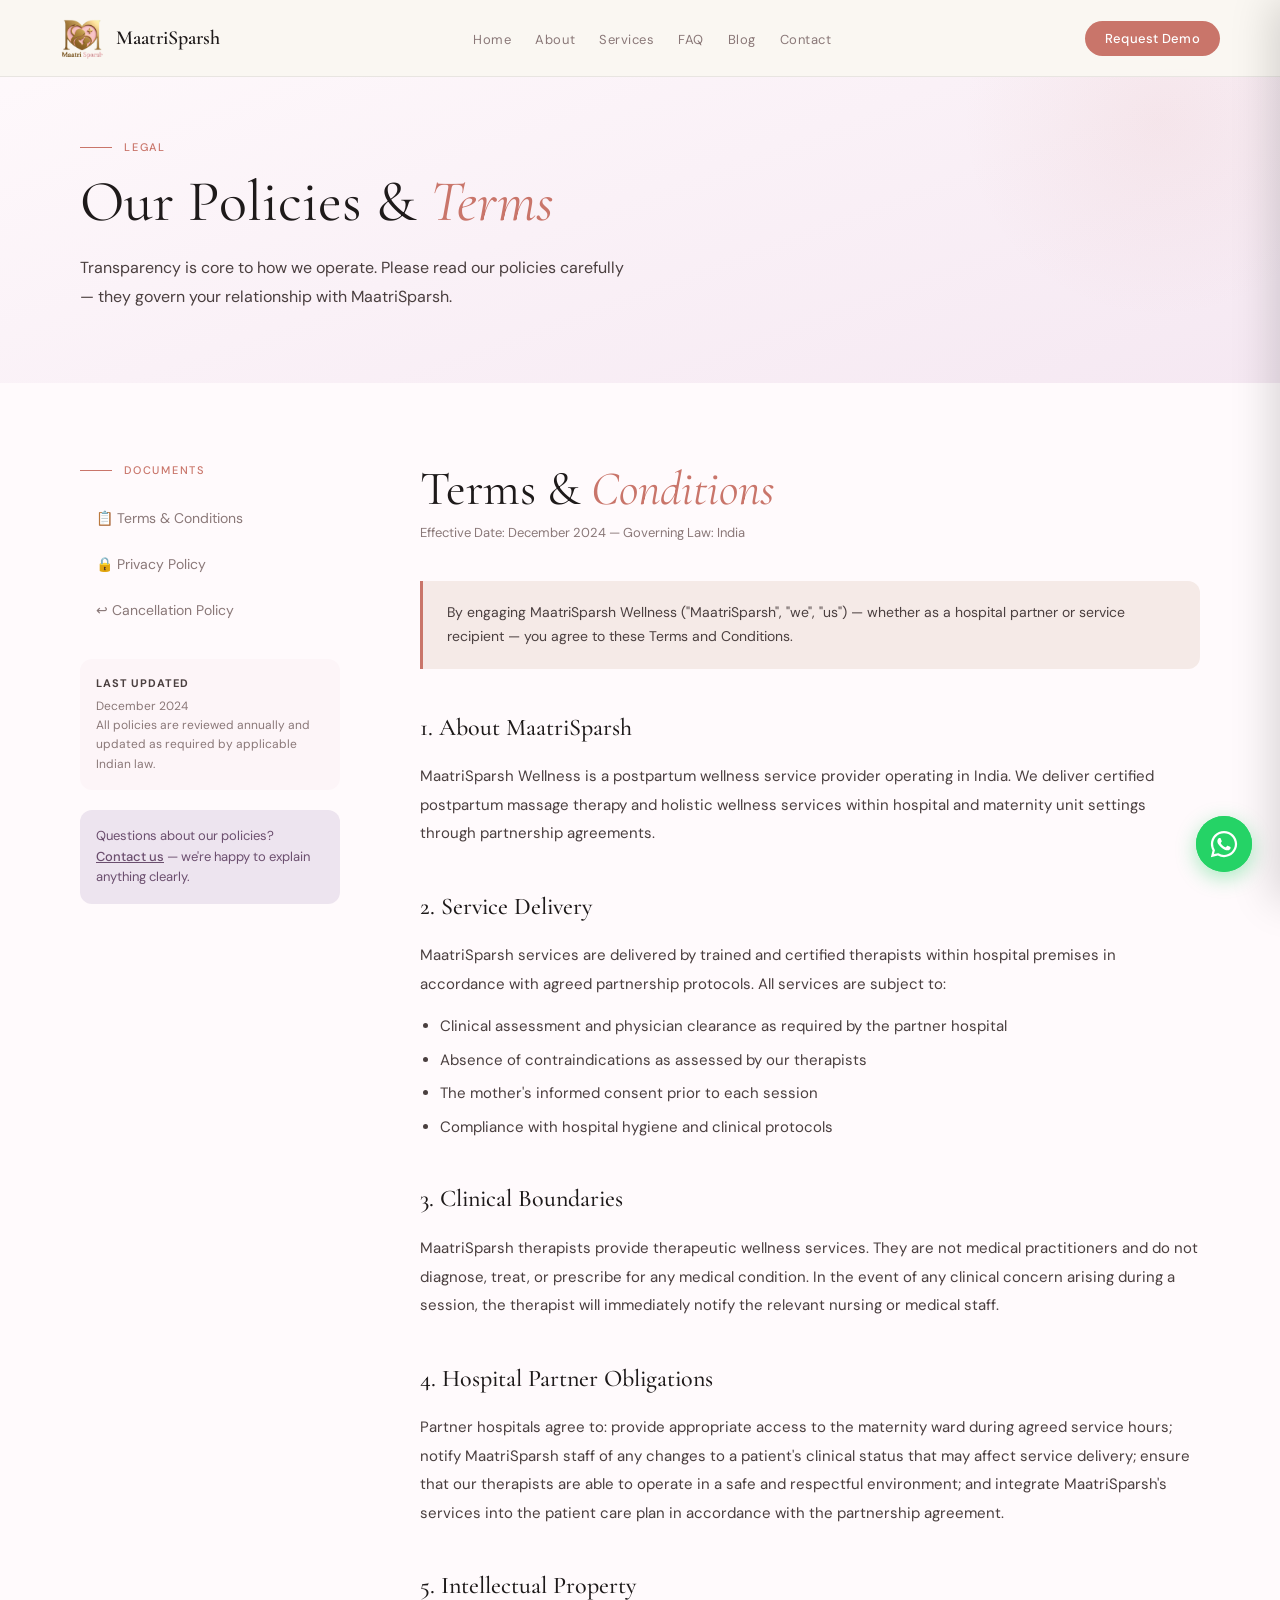
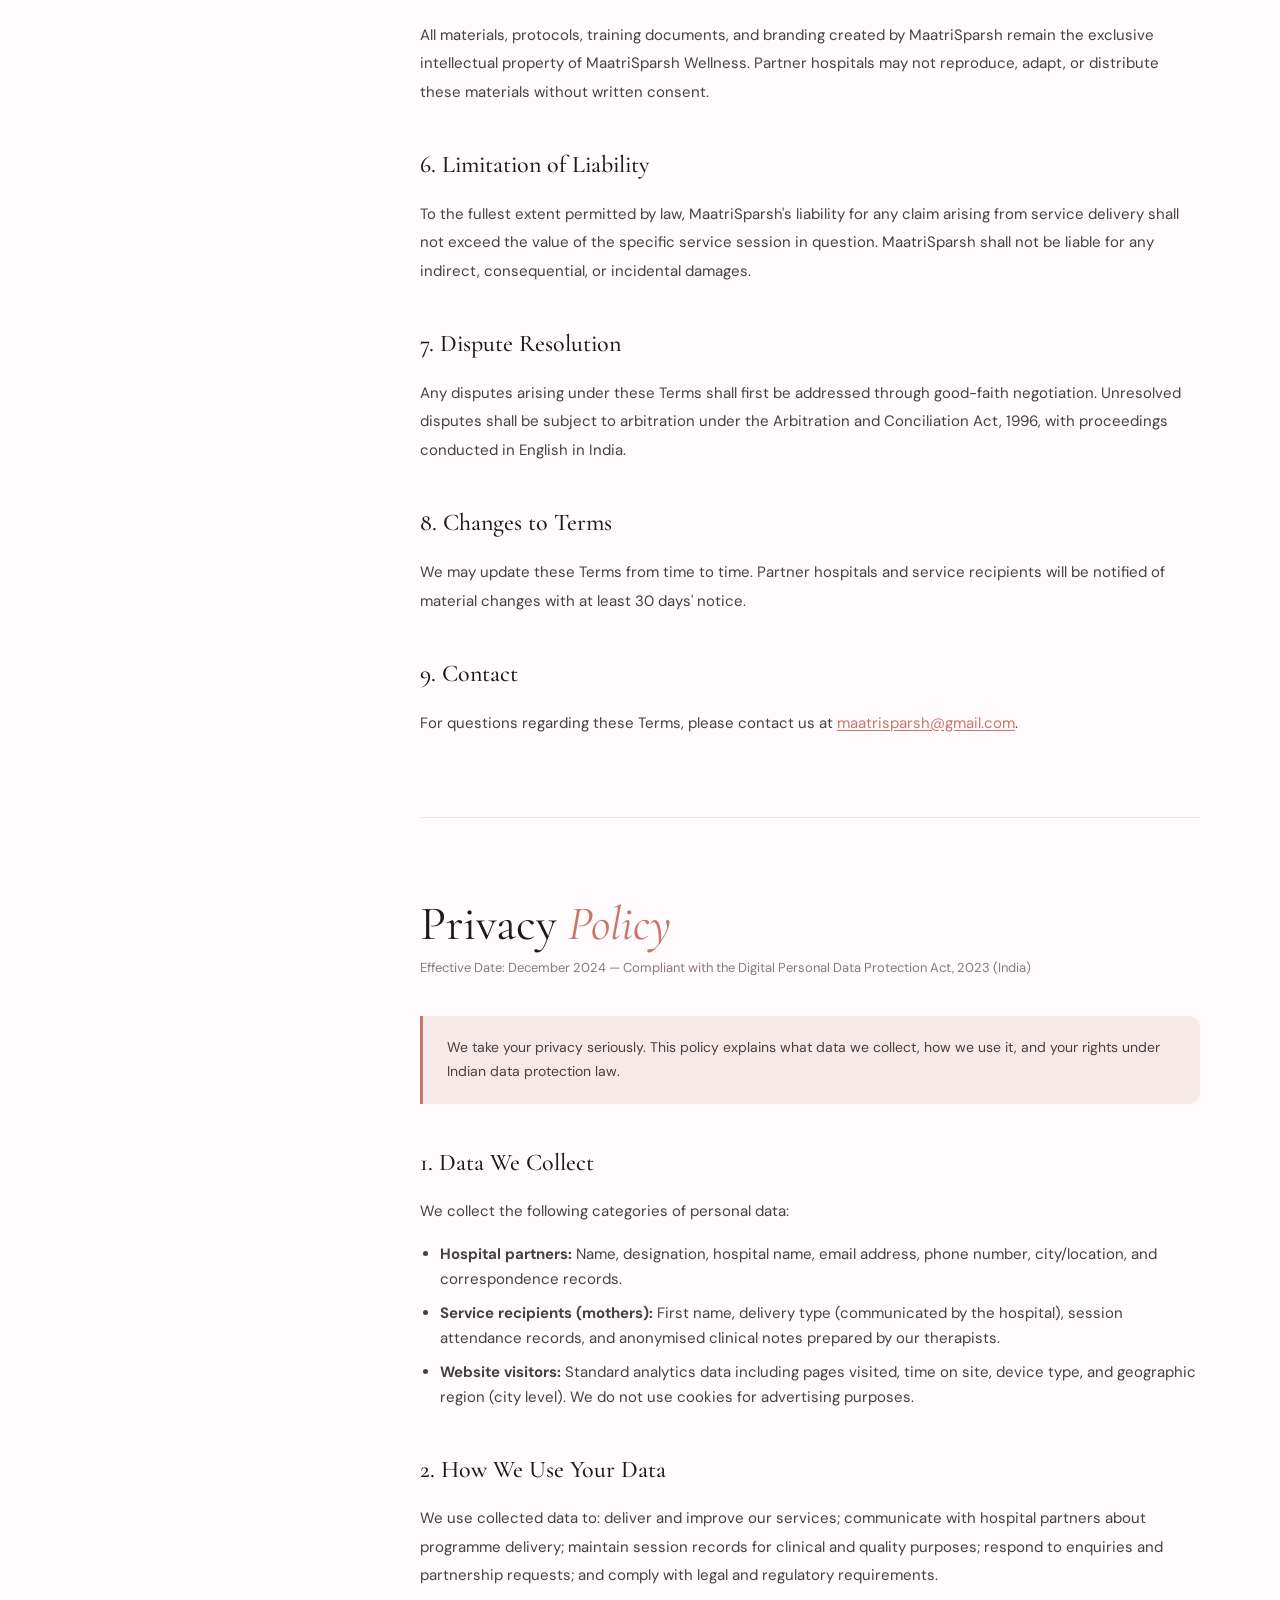
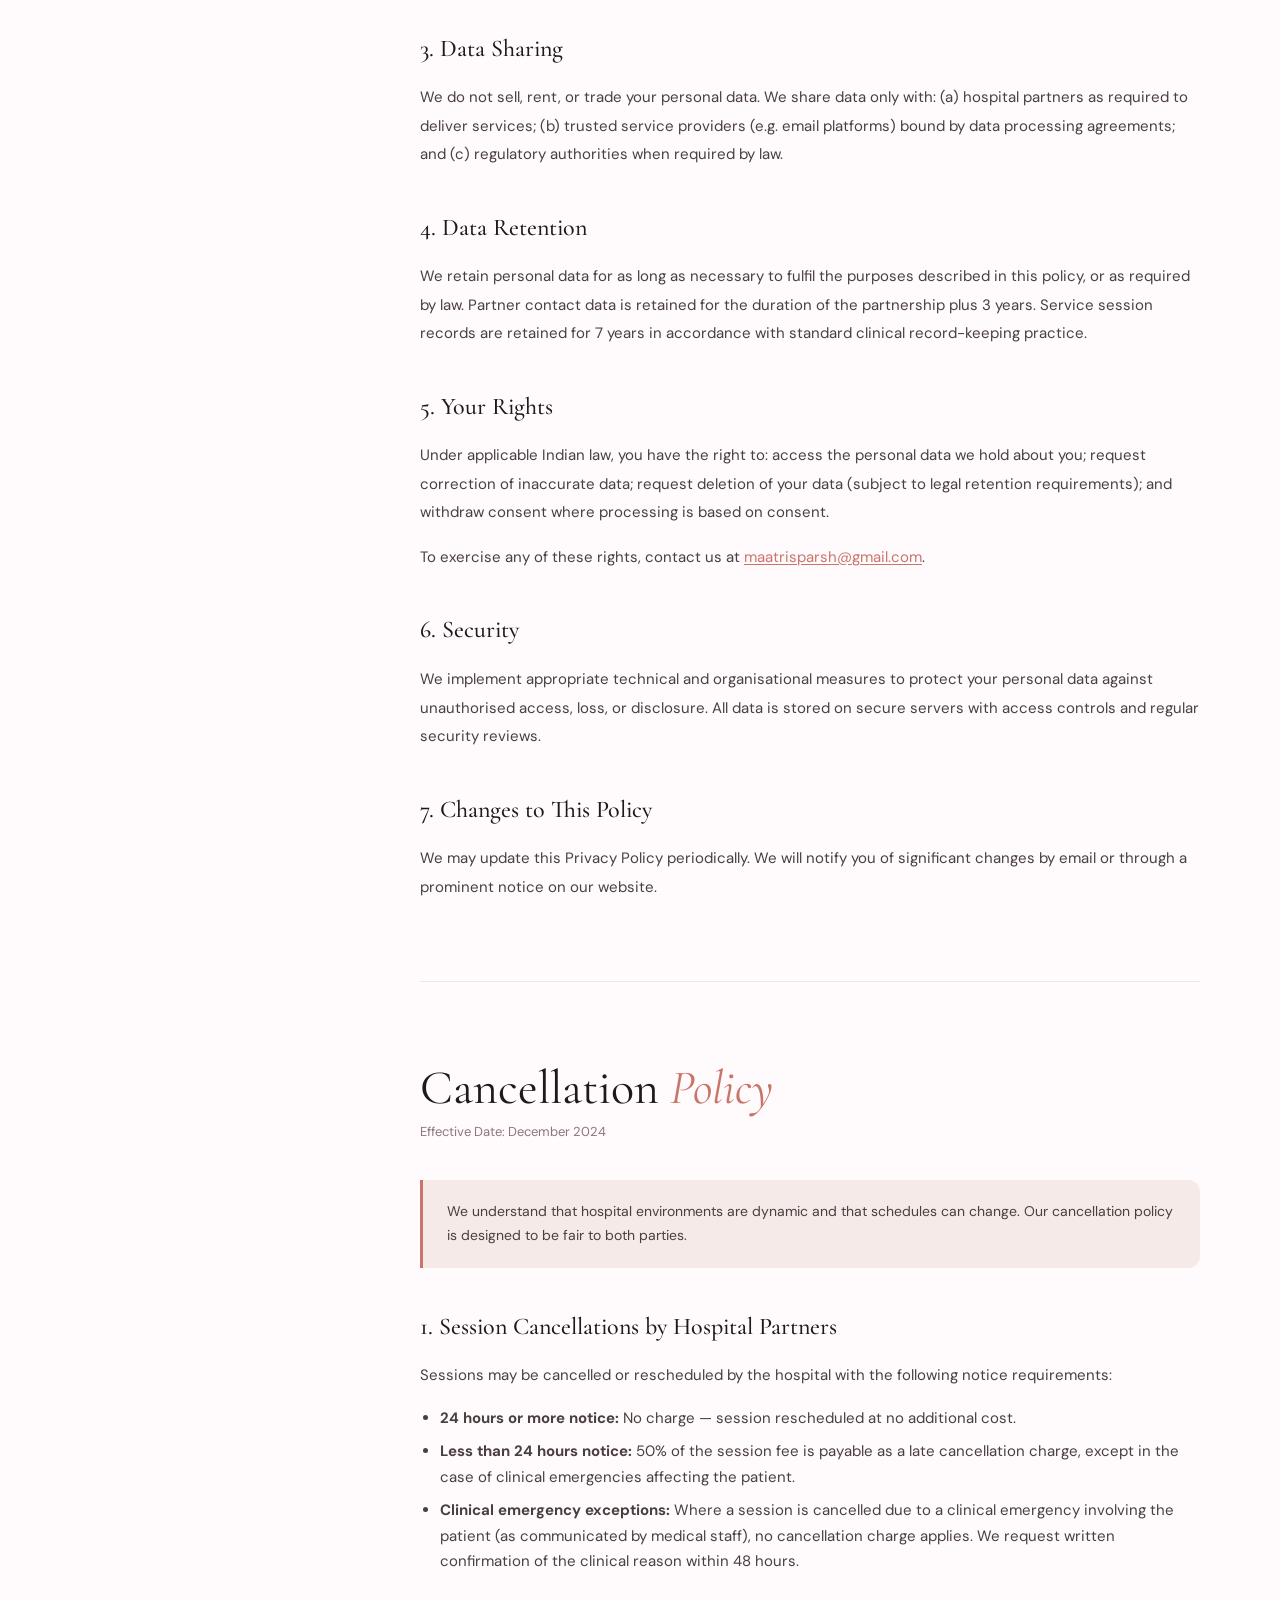
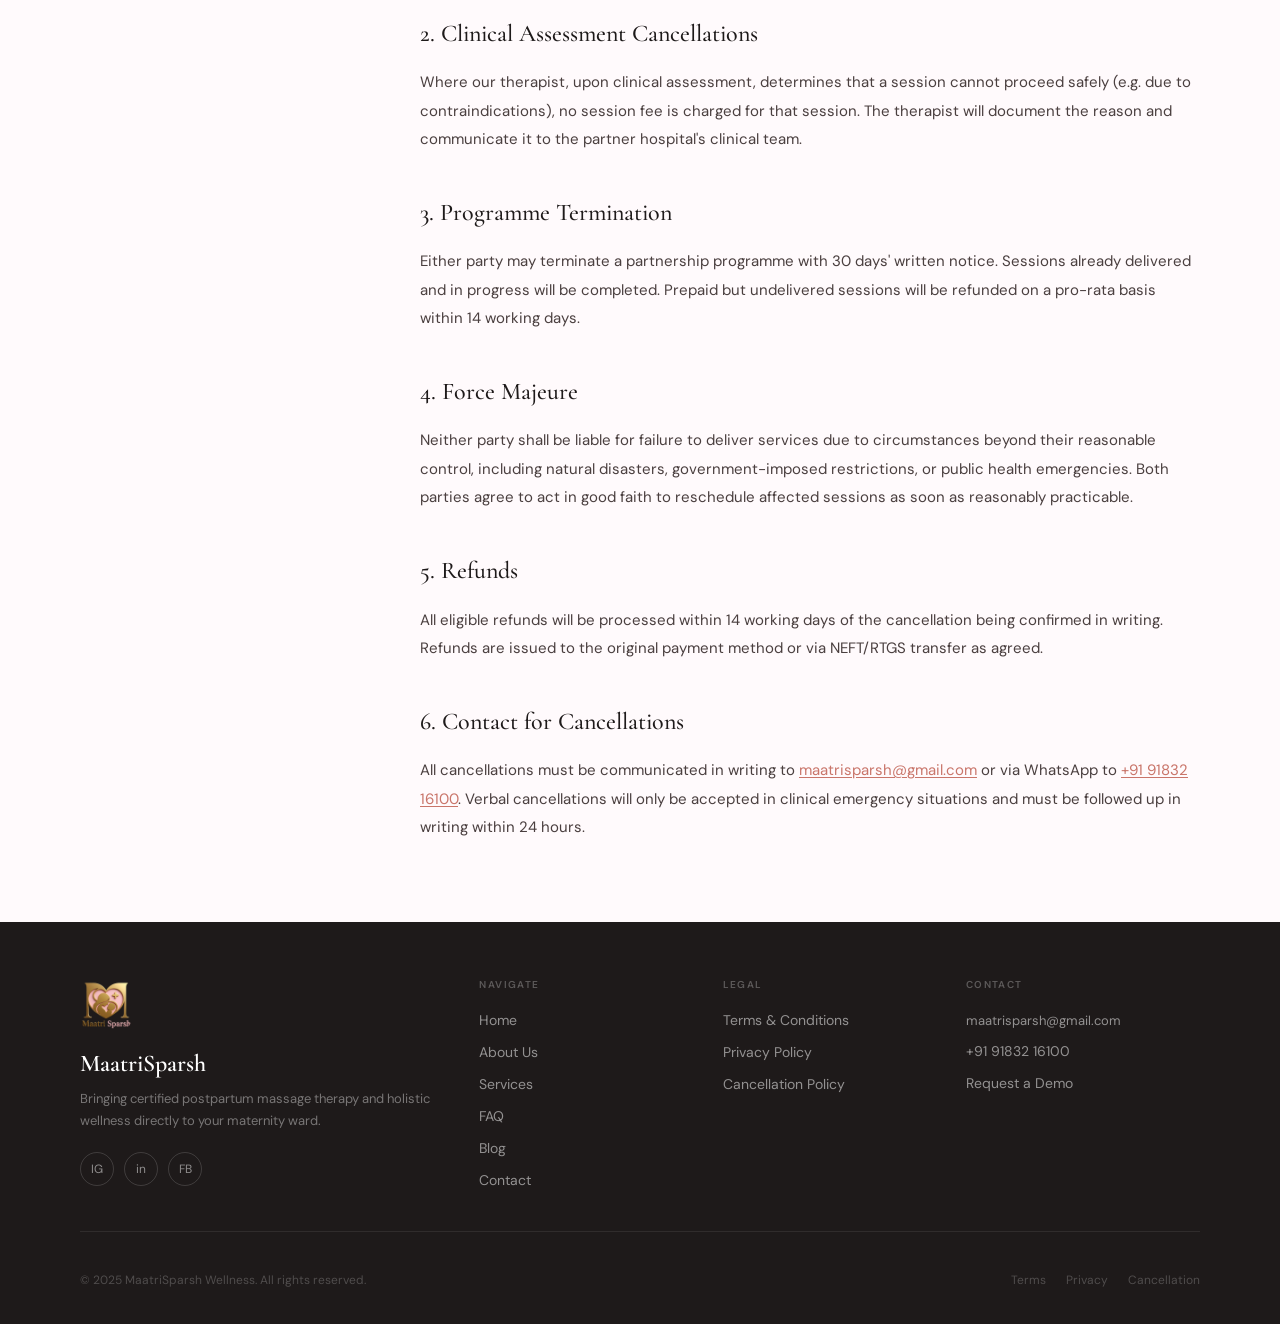
<file: legal.html>
<!DOCTYPE html>
<html lang="en">
<head>
<meta charset="UTF-8">
<meta name="viewport" content="width=device-width, initial-scale=1.0">
<meta name="description" content="MaatriSparsh legal documents — Terms & Conditions, Privacy Policy, and Cancellation Policy.">
<title>Legal — MaatriSparsh</title>
<link href="https://fonts.googleapis.com/css2?family=Cormorant+Garamond:ital,wght@0,300;0,400;0,500;0,600;1,300;1,400&family=DM+Sans:wght@300;400;500&display=swap" rel="stylesheet">
<link rel="stylesheet" href="shared.css">
<style>
  .legal-layout {
    padding: 80px;
    background: var(--warm-white);
    display: grid;
    grid-template-columns: 260px 1fr;
    gap: 80px;
    align-items: start;
  }

  .legal-sidebar {
    position: sticky;
    top: 100px;
  }

  .legal-nav {
    display: flex;
    flex-direction: column;
    gap: 4px;
    margin-top: 20px;
  }

  .legal-nav-link {
    display: flex;
    align-items: center;
    gap: 12px;
    padding: 12px 16px;
    border-radius: 12px;
    font-size: 14px;
    color: var(--ink-muted);
    text-decoration: none;
    transition: all 0.2s;
  }
  .legal-nav-link:hover, .legal-nav-link.active { background: var(--rose-light); color: var(--rose); }

  .legal-updated {
    margin-top: 28px;
    background: var(--cream);
    border-radius: 12px;
    padding: 16px;
    font-size: 12px;
    color: var(--ink-muted);
    line-height: 1.6;
  }

  .legal-updated strong { display: block; color: var(--ink-soft); margin-bottom: 4px; font-size: 11px; text-transform: uppercase; letter-spacing: 0.08em; }

  /* ─── CONTENT ─── */
  .legal-section {
    margin-bottom: 80px;
    padding-bottom: 80px;
    border-bottom: 1px solid rgba(0,0,0,0.08);
  }
  .legal-section:last-child { border-bottom: none; margin-bottom: 0; padding-bottom: 0; }

  .legal-heading {
    font-family: 'Cormorant Garamond', serif;
    font-size: 48px;
    font-weight: 400;
    color: var(--ink);
    margin-bottom: 8px;
    line-height: 1.1;
  }
  .legal-heading em { font-style: italic; color: var(--rose); }

  .legal-subtitle {
    font-size: 13px;
    color: var(--ink-muted);
    margin-bottom: 40px;
  }

  .legal-body {
    font-size: 15px;
    line-height: 1.9;
    color: var(--ink-soft);
  }

  .legal-body h3 {
    font-family: 'Cormorant Garamond', serif;
    font-size: 24px;
    font-weight: 500;
    color: var(--ink);
    margin: 36px 0 12px;
  }

  .legal-body p { margin-bottom: 16px; }
  .legal-body p:last-child { margin-bottom: 0; }

  .legal-body ul {
    margin: 12px 0 20px 20px;
    display: flex;
    flex-direction: column;
    gap: 8px;
  }

  .legal-body li { line-height: 1.7; }

  .legal-body a { color: var(--rose); text-decoration: underline; text-underline-offset: 2px; }

  .legal-highlight {
    background: var(--rose-light);
    border-left: 3px solid var(--rose);
    border-radius: 0 12px 12px 0;
    padding: 20px 24px;
    margin: 24px 0;
    font-size: 14px;
    line-height: 1.7;
    color: var(--ink-soft);
  }

  @media (max-width: 900px) {
    .legal-layout { grid-template-columns: 1fr; padding: 56px 24px; gap: 36px; }
    .legal-sidebar { position: static; }
    .legal-nav { flex-direction: row; flex-wrap: wrap; gap: 6px; }
    .legal-nav-link { flex: none; font-size: 13px; padding: 10px 14px; }
    .legal-section { margin-bottom: 56px; padding-bottom: 56px; }
  }

  @media (max-width: 600px) {
    .legal-layout { padding: 48px 16px; gap: 28px; }
    .legal-nav { gap: 6px; }
    .legal-nav-link { font-size: 12px; padding: 9px 12px; border-radius: 10px; }
    .legal-updated { font-size: 11px; padding: 12px; }
    .legal-heading { font-size: 28px; }
    .legal-subtitle { font-size: 12px; margin-bottom: 28px; }
    .legal-body { font-size: 14px; }
    .legal-body h3 { font-size: 20px; margin: 28px 0 10px; }
    .legal-highlight { padding: 16px 18px; font-size: 13px; }
    .legal-section { margin-bottom: 44px; padding-bottom: 44px; }
  }
</style>
<link rel="icon" type="image/svg+xml" href="favicon.svg">
</head>
<body data-page="">

<div class="page-hero">
  <div class="page-hero-label">Legal</div>
  <h1>Our Policies &amp; <em>Terms</em></h1>
  <p class="page-hero-lead">Transparency is core to how we operate. Please read our policies carefully — they govern your relationship with MaatriSparsh.</p>
</div>

<section class="legal-layout">
  <!-- Sidebar -->
  <div class="legal-sidebar">
    <div class="section-label">Documents</div>
    <div class="legal-nav">
      <a href="#terms" class="legal-nav-link">📋 Terms &amp; Conditions</a>
      <a href="#privacy" class="legal-nav-link">🔒 Privacy Policy</a>
      <a href="#cancellation" class="legal-nav-link">↩ Cancellation Policy</a>
    </div>
    <div class="legal-updated">
      <strong>Last Updated</strong>
      December 2024<br>
      All policies are reviewed annually and updated as required by applicable Indian law.
    </div>
    <div style="margin-top:20px;padding:16px;background:var(--plum-light);border-radius:12px;font-size:13px;color:var(--plum);line-height:1.6;">
      Questions about our policies? <a href="contact.html" style="color:var(--plum);font-weight:500;">Contact us</a> — we're happy to explain anything clearly.
    </div>
  </div>

  <!-- Content -->
  <div>

    <!-- TERMS -->
    <div class="legal-section" id="terms">
      <h2 class="legal-heading">Terms &amp; <em>Conditions</em></h2>
      <p class="legal-subtitle">Effective Date: December 2024 — Governing Law: India</p>

      <div class="legal-body">
        <div class="legal-highlight">By engaging MaatriSparsh Wellness ("MaatriSparsh", "we", "us") — whether as a hospital partner or service recipient — you agree to these Terms and Conditions.</div>

        <h3>1. About MaatriSparsh</h3>
        <p>MaatriSparsh Wellness is a postpartum wellness service provider operating in India. We deliver certified postpartum massage therapy and holistic wellness services within hospital and maternity unit settings through partnership agreements.</p>

        <h3>2. Service Delivery</h3>
        <p>MaatriSparsh services are delivered by trained and certified therapists within hospital premises in accordance with agreed partnership protocols. All services are subject to:</p>
        <ul>
          <li>Clinical assessment and physician clearance as required by the partner hospital</li>
          <li>Absence of contraindications as assessed by our therapists</li>
          <li>The mother's informed consent prior to each session</li>
          <li>Compliance with hospital hygiene and clinical protocols</li>
        </ul>

        <h3>3. Clinical Boundaries</h3>
        <p>MaatriSparsh therapists provide therapeutic wellness services. They are not medical practitioners and do not diagnose, treat, or prescribe for any medical condition. In the event of any clinical concern arising during a session, the therapist will immediately notify the relevant nursing or medical staff.</p>

        <h3>4. Hospital Partner Obligations</h3>
        <p>Partner hospitals agree to: provide appropriate access to the maternity ward during agreed service hours; notify MaatriSparsh staff of any changes to a patient's clinical status that may affect service delivery; ensure that our therapists are able to operate in a safe and respectful environment; and integrate MaatriSparsh's services into the patient care plan in accordance with the partnership agreement.</p>

        <h3>5. Intellectual Property</h3>
        <p>All materials, protocols, training documents, and branding created by MaatriSparsh remain the exclusive intellectual property of MaatriSparsh Wellness. Partner hospitals may not reproduce, adapt, or distribute these materials without written consent.</p>

        <h3>6. Limitation of Liability</h3>
        <p>To the fullest extent permitted by law, MaatriSparsh's liability for any claim arising from service delivery shall not exceed the value of the specific service session in question. MaatriSparsh shall not be liable for any indirect, consequential, or incidental damages.</p>

        <h3>7. Dispute Resolution</h3>
        <p>Any disputes arising under these Terms shall first be addressed through good-faith negotiation. Unresolved disputes shall be subject to arbitration under the Arbitration and Conciliation Act, 1996, with proceedings conducted in English in India.</p>

        <h3>8. Changes to Terms</h3>
        <p>We may update these Terms from time to time. Partner hospitals and service recipients will be notified of material changes with at least 30 days' notice.</p>

        <h3>9. Contact</h3>
        <p>For questions regarding these Terms, please contact us at <a href="mailto:maatrisparsh@gmail.com">maatrisparsh@gmail.com</a>.</p>
      </div>
    </div>

    <!-- PRIVACY -->
    <div class="legal-section" id="privacy">
      <h2 class="legal-heading">Privacy <em>Policy</em></h2>
      <p class="legal-subtitle">Effective Date: December 2024 — Compliant with the Digital Personal Data Protection Act, 2023 (India)</p>

      <div class="legal-body">
        <div class="legal-highlight">We take your privacy seriously. This policy explains what data we collect, how we use it, and your rights under Indian data protection law.</div>

        <h3>1. Data We Collect</h3>
        <p>We collect the following categories of personal data:</p>
        <ul>
          <li><strong>Hospital partners:</strong> Name, designation, hospital name, email address, phone number, city/location, and correspondence records.</li>
          <li><strong>Service recipients (mothers):</strong> First name, delivery type (communicated by the hospital), session attendance records, and anonymised clinical notes prepared by our therapists.</li>
          <li><strong>Website visitors:</strong> Standard analytics data including pages visited, time on site, device type, and geographic region (city level). We do not use cookies for advertising purposes.</li>
        </ul>

        <h3>2. How We Use Your Data</h3>
        <p>We use collected data to: deliver and improve our services; communicate with hospital partners about programme delivery; maintain session records for clinical and quality purposes; respond to enquiries and partnership requests; and comply with legal and regulatory requirements.</p>

        <h3>3. Data Sharing</h3>
        <p>We do not sell, rent, or trade your personal data. We share data only with: (a) hospital partners as required to deliver services; (b) trusted service providers (e.g. email platforms) bound by data processing agreements; and (c) regulatory authorities when required by law.</p>

        <h3>4. Data Retention</h3>
        <p>We retain personal data for as long as necessary to fulfil the purposes described in this policy, or as required by law. Partner contact data is retained for the duration of the partnership plus 3 years. Service session records are retained for 7 years in accordance with standard clinical record-keeping practice.</p>

        <h3>5. Your Rights</h3>
        <p>Under applicable Indian law, you have the right to: access the personal data we hold about you; request correction of inaccurate data; request deletion of your data (subject to legal retention requirements); and withdraw consent where processing is based on consent.</p>
        <p>To exercise any of these rights, contact us at <a href="mailto:maatrisparsh@gmail.com">maatrisparsh@gmail.com</a>.</p>

        <h3>6. Security</h3>
        <p>We implement appropriate technical and organisational measures to protect your personal data against unauthorised access, loss, or disclosure. All data is stored on secure servers with access controls and regular security reviews.</p>

        <h3>7. Changes to This Policy</h3>
        <p>We may update this Privacy Policy periodically. We will notify you of significant changes by email or through a prominent notice on our website.</p>
      </div>
    </div>

    <!-- CANCELLATION -->
    <div class="legal-section" id="cancellation">
      <h2 class="legal-heading">Cancellation <em>Policy</em></h2>
      <p class="legal-subtitle">Effective Date: December 2024</p>

      <div class="legal-body">
        <div class="legal-highlight">We understand that hospital environments are dynamic and that schedules can change. Our cancellation policy is designed to be fair to both parties.</div>

        <h3>1. Session Cancellations by Hospital Partners</h3>
        <p>Sessions may be cancelled or rescheduled by the hospital with the following notice requirements:</p>
        <ul>
          <li><strong>24 hours or more notice:</strong> No charge — session rescheduled at no additional cost.</li>
          <li><strong>Less than 24 hours notice:</strong> 50% of the session fee is payable as a late cancellation charge, except in the case of clinical emergencies affecting the patient.</li>
          <li><strong>Clinical emergency exceptions:</strong> Where a session is cancelled due to a clinical emergency involving the patient (as communicated by medical staff), no cancellation charge applies. We request written confirmation of the clinical reason within 48 hours.</li>
        </ul>

        <h3>2. Clinical Assessment Cancellations</h3>
        <p>Where our therapist, upon clinical assessment, determines that a session cannot proceed safely (e.g. due to contraindications), no session fee is charged for that session. The therapist will document the reason and communicate it to the partner hospital's clinical team.</p>

        <h3>3. Programme Termination</h3>
        <p>Either party may terminate a partnership programme with 30 days' written notice. Sessions already delivered and in progress will be completed. Prepaid but undelivered sessions will be refunded on a pro-rata basis within 14 working days.</p>

        <h3>4. Force Majeure</h3>
        <p>Neither party shall be liable for failure to deliver services due to circumstances beyond their reasonable control, including natural disasters, government-imposed restrictions, or public health emergencies. Both parties agree to act in good faith to reschedule affected sessions as soon as reasonably practicable.</p>

        <h3>5. Refunds</h3>
        <p>All eligible refunds will be processed within 14 working days of the cancellation being confirmed in writing. Refunds are issued to the original payment method or via NEFT/RTGS transfer as agreed.</p>

        <h3>6. Contact for Cancellations</h3>
        <p>All cancellations must be communicated in writing to <a href="mailto:maatrisparsh@gmail.com">maatrisparsh@gmail.com</a> or via WhatsApp to <a href="https://wa.me/919183216100">+91 91832 16100</a>. Verbal cancellations will only be accepted in clinical emergency situations and must be followed up in writing within 24 hours.</p>
      </div>
    </div>

  </div>
</section>

<script src="shared.js"></script>
<script>
// Highlight active legal nav on scroll
const sections = document.querySelectorAll('.legal-section');
const navLinks = document.querySelectorAll('.legal-nav-link');

window.addEventListener('scroll', () => {
  let current = '';
  sections.forEach(s => {
    if (window.scrollY >= s.offsetTop - 140) current = s.id;
  });
  navLinks.forEach(l => {
    l.classList.toggle('active', l.getAttribute('href') === '#' + current);
  });
});
</script>
</body>
</html>
</file>
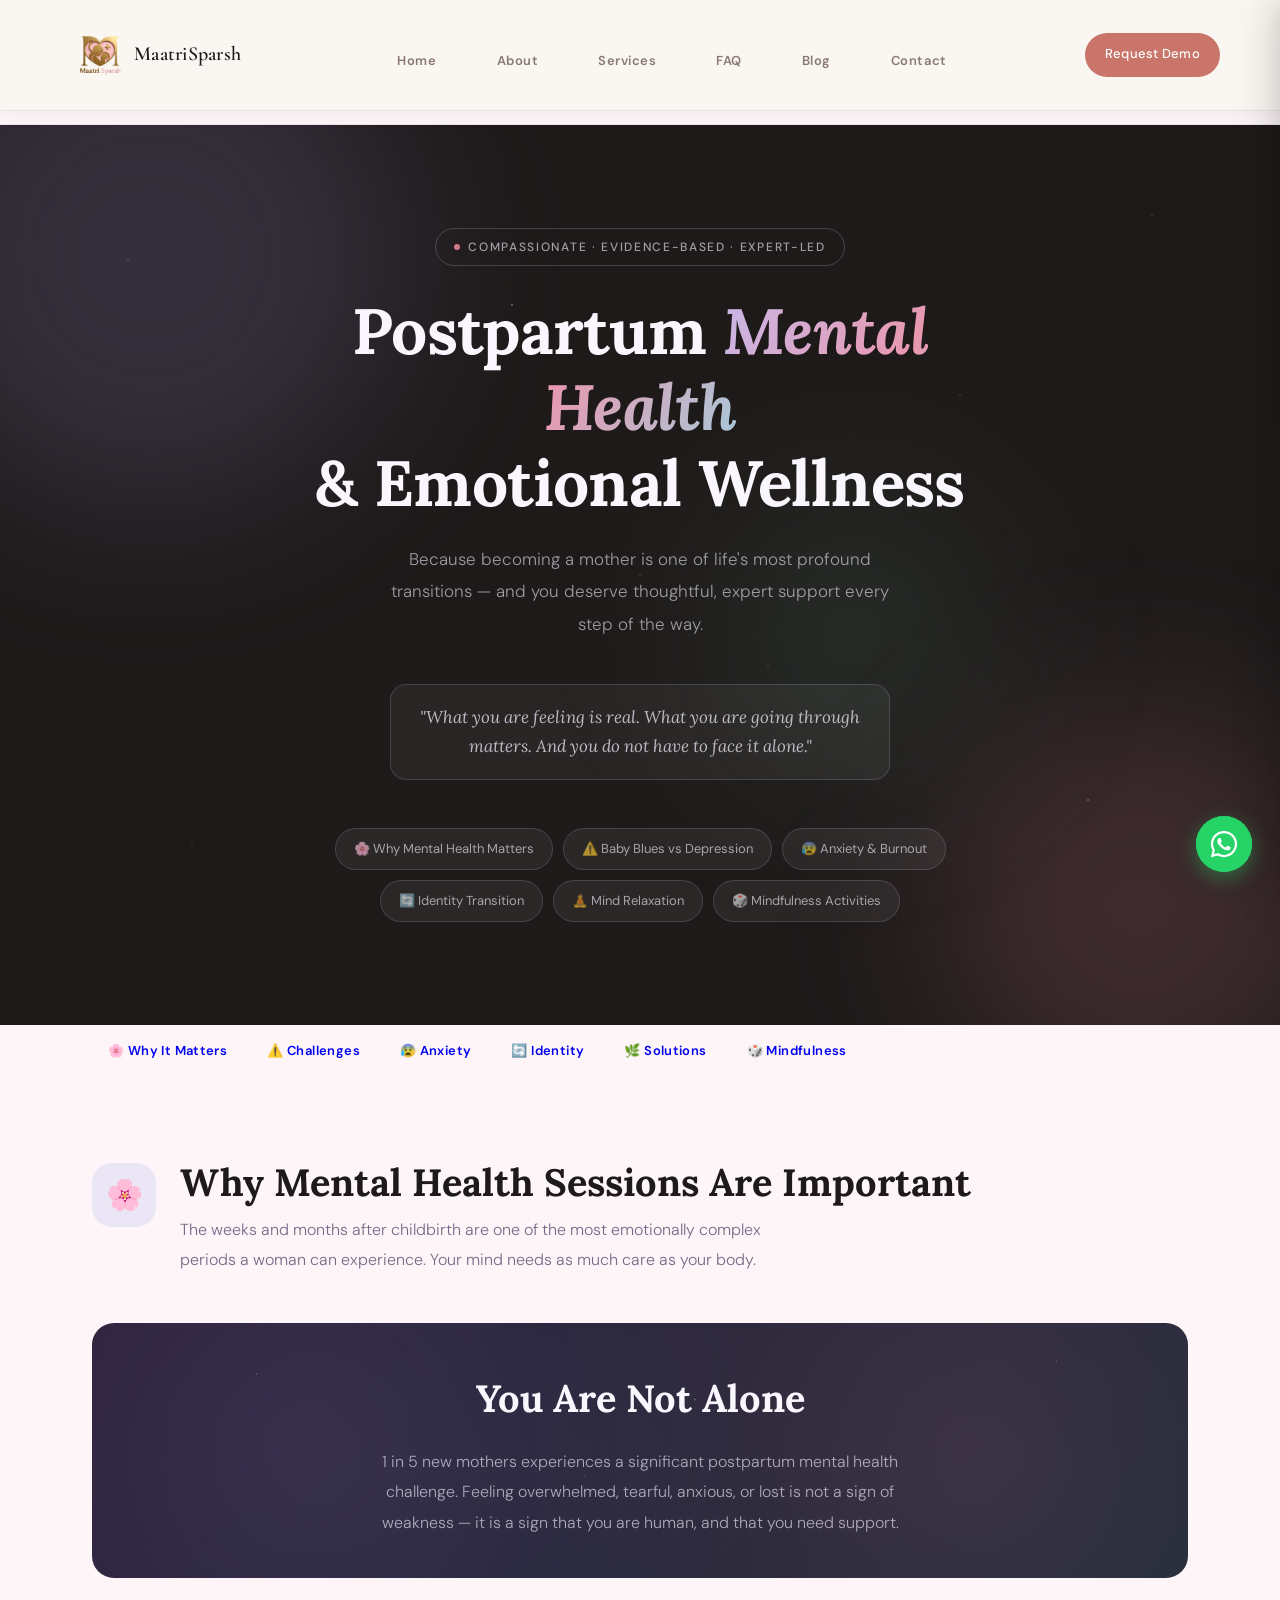
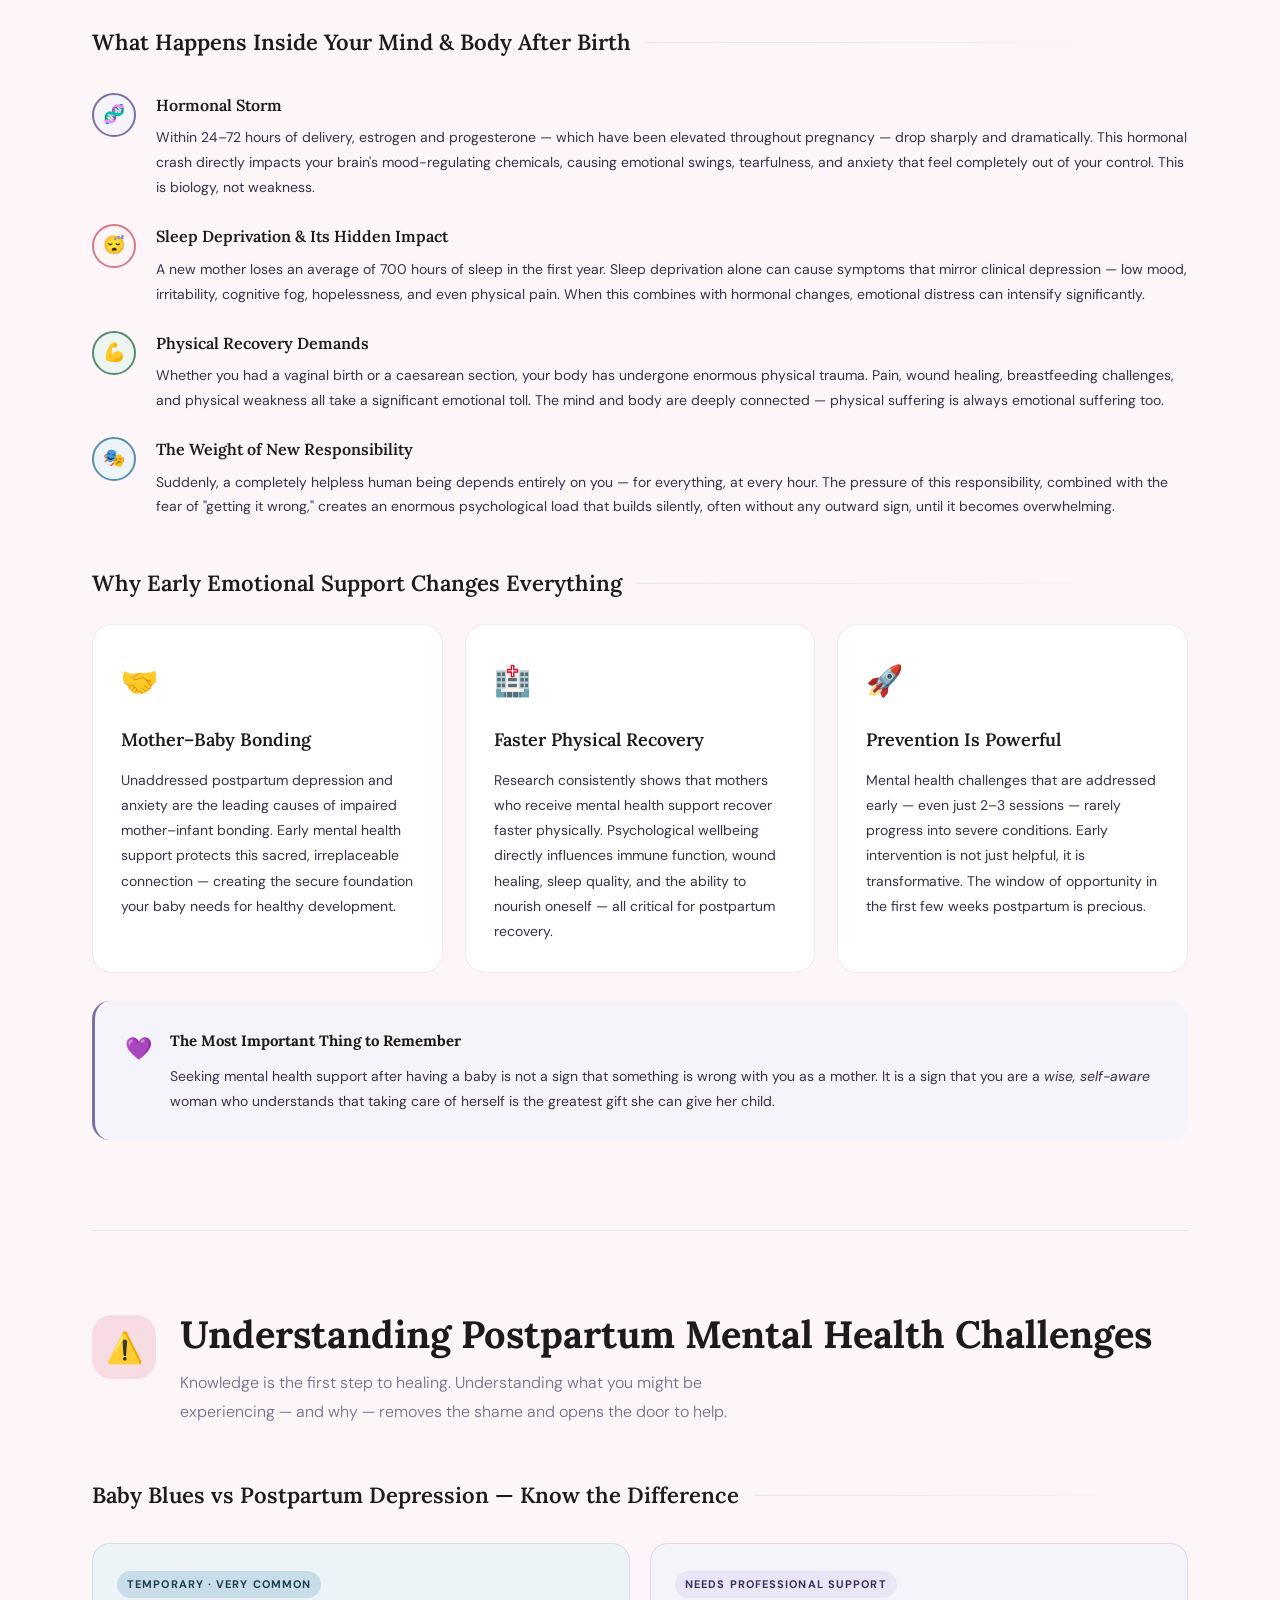
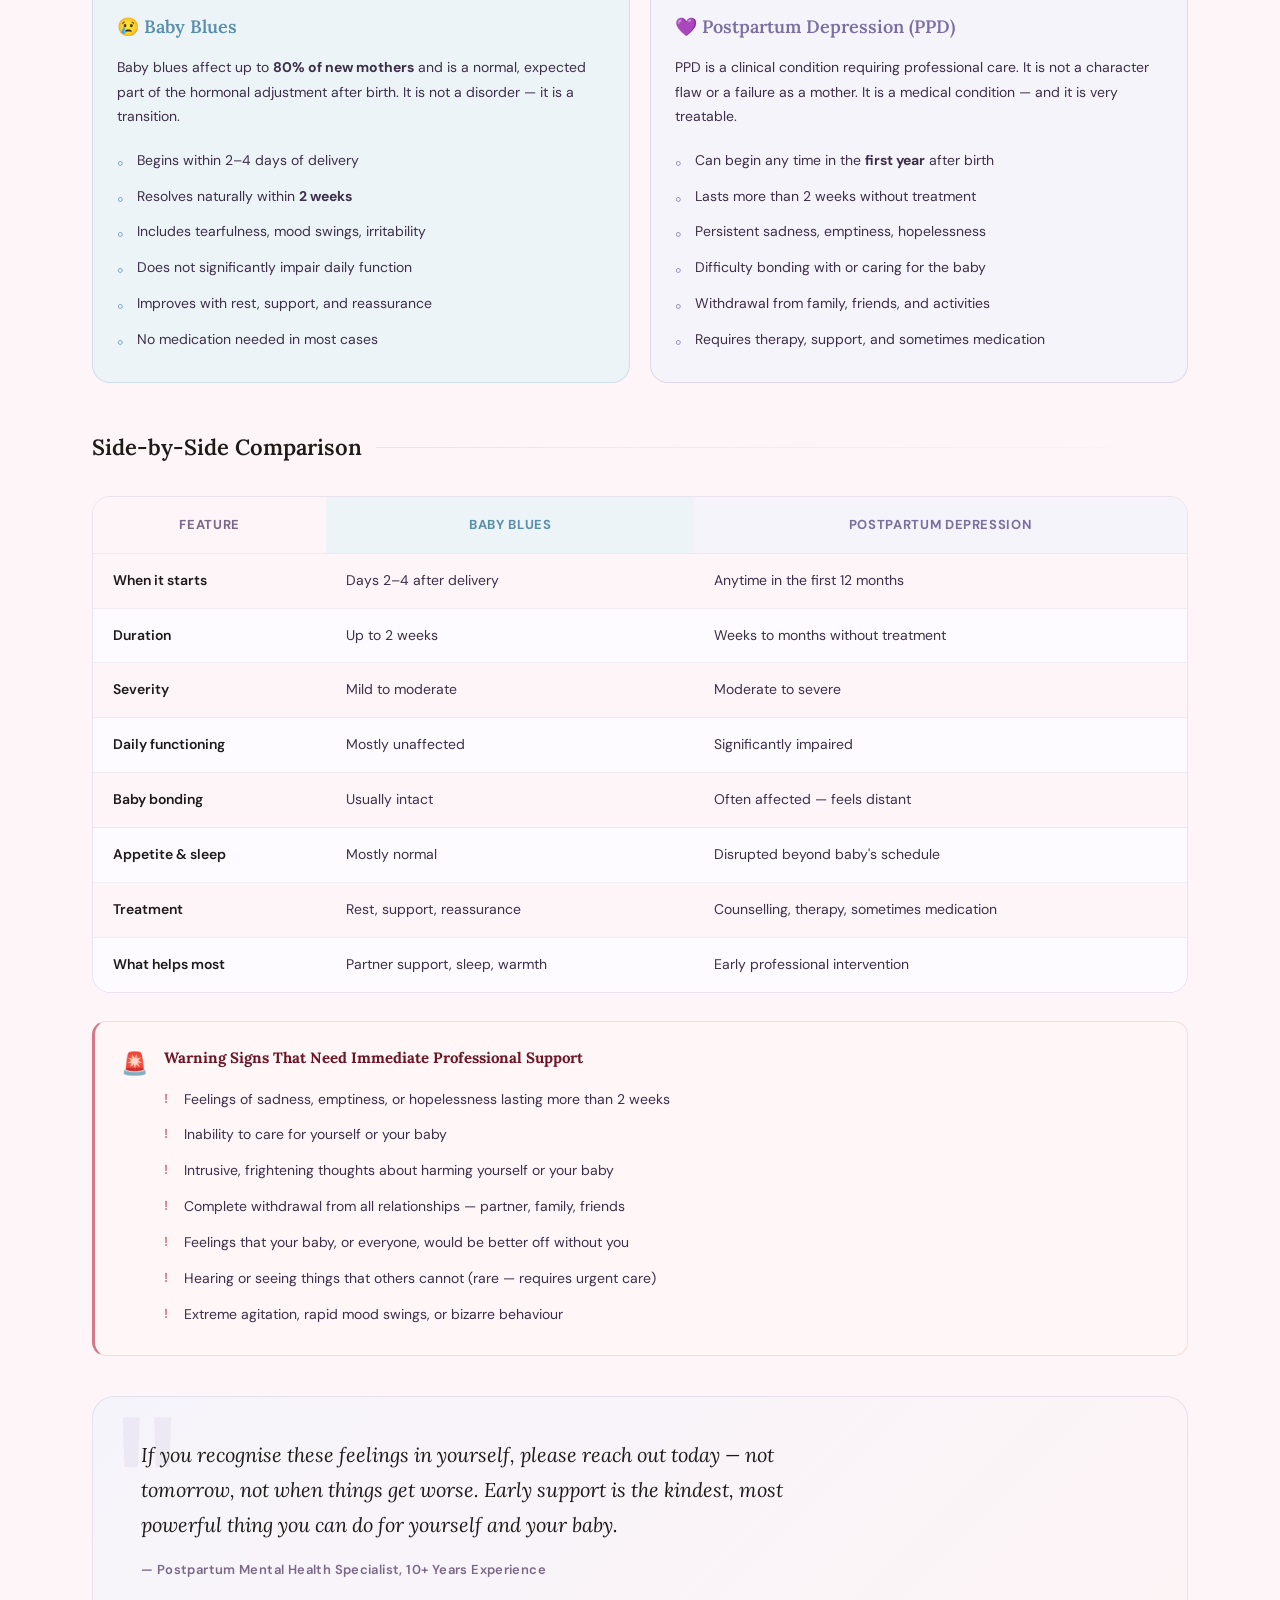
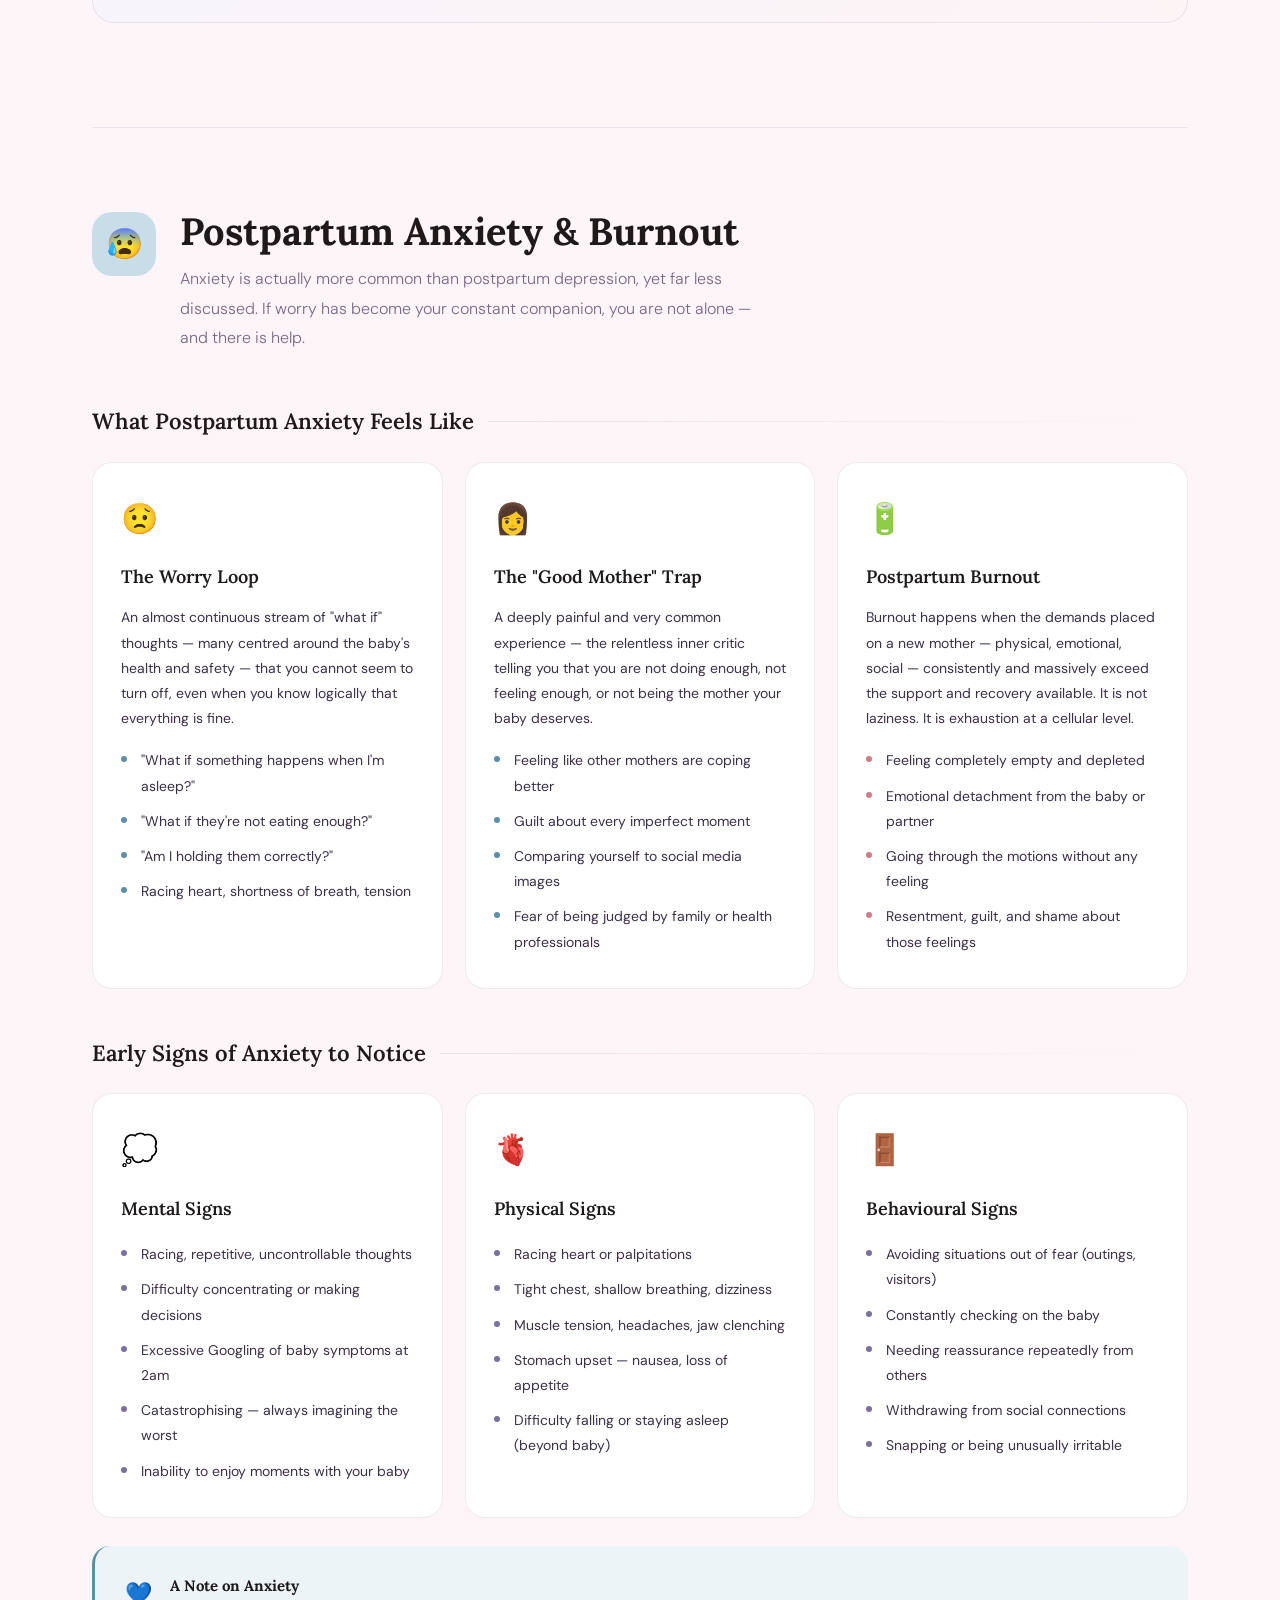
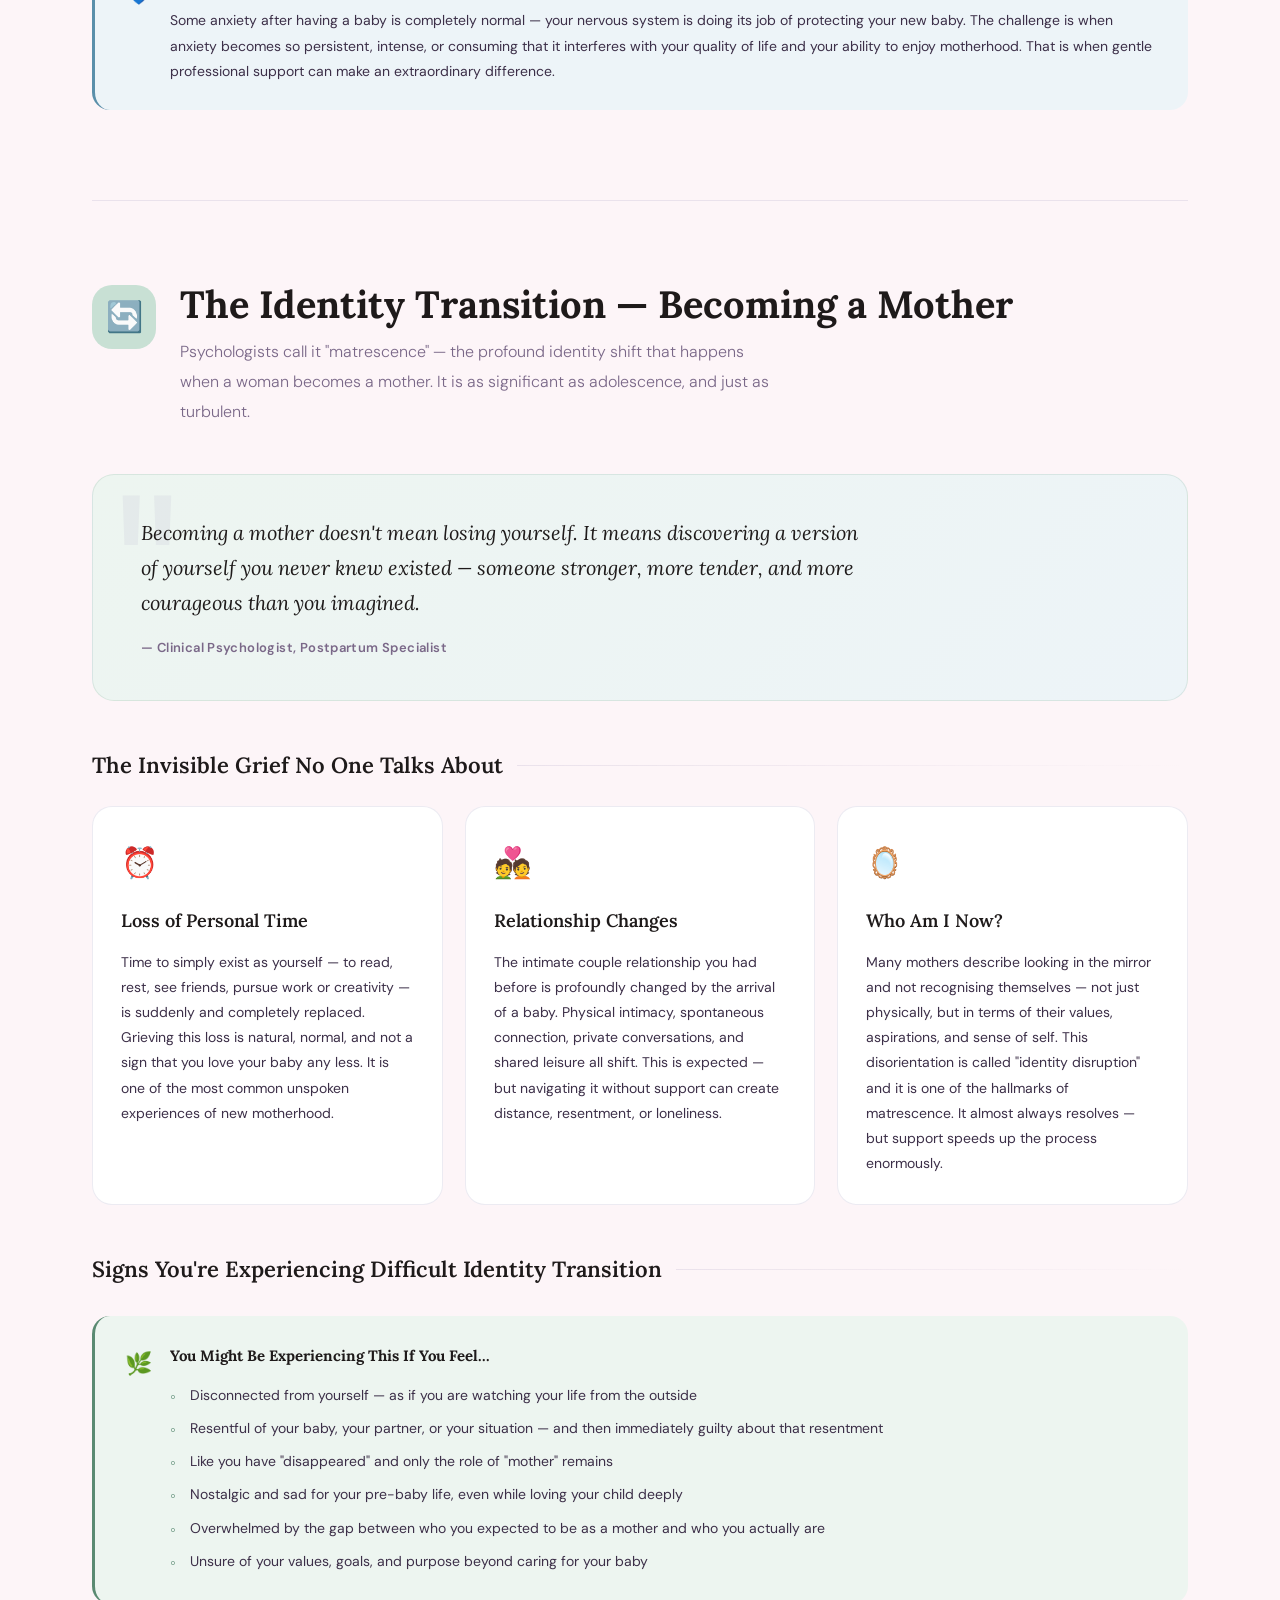
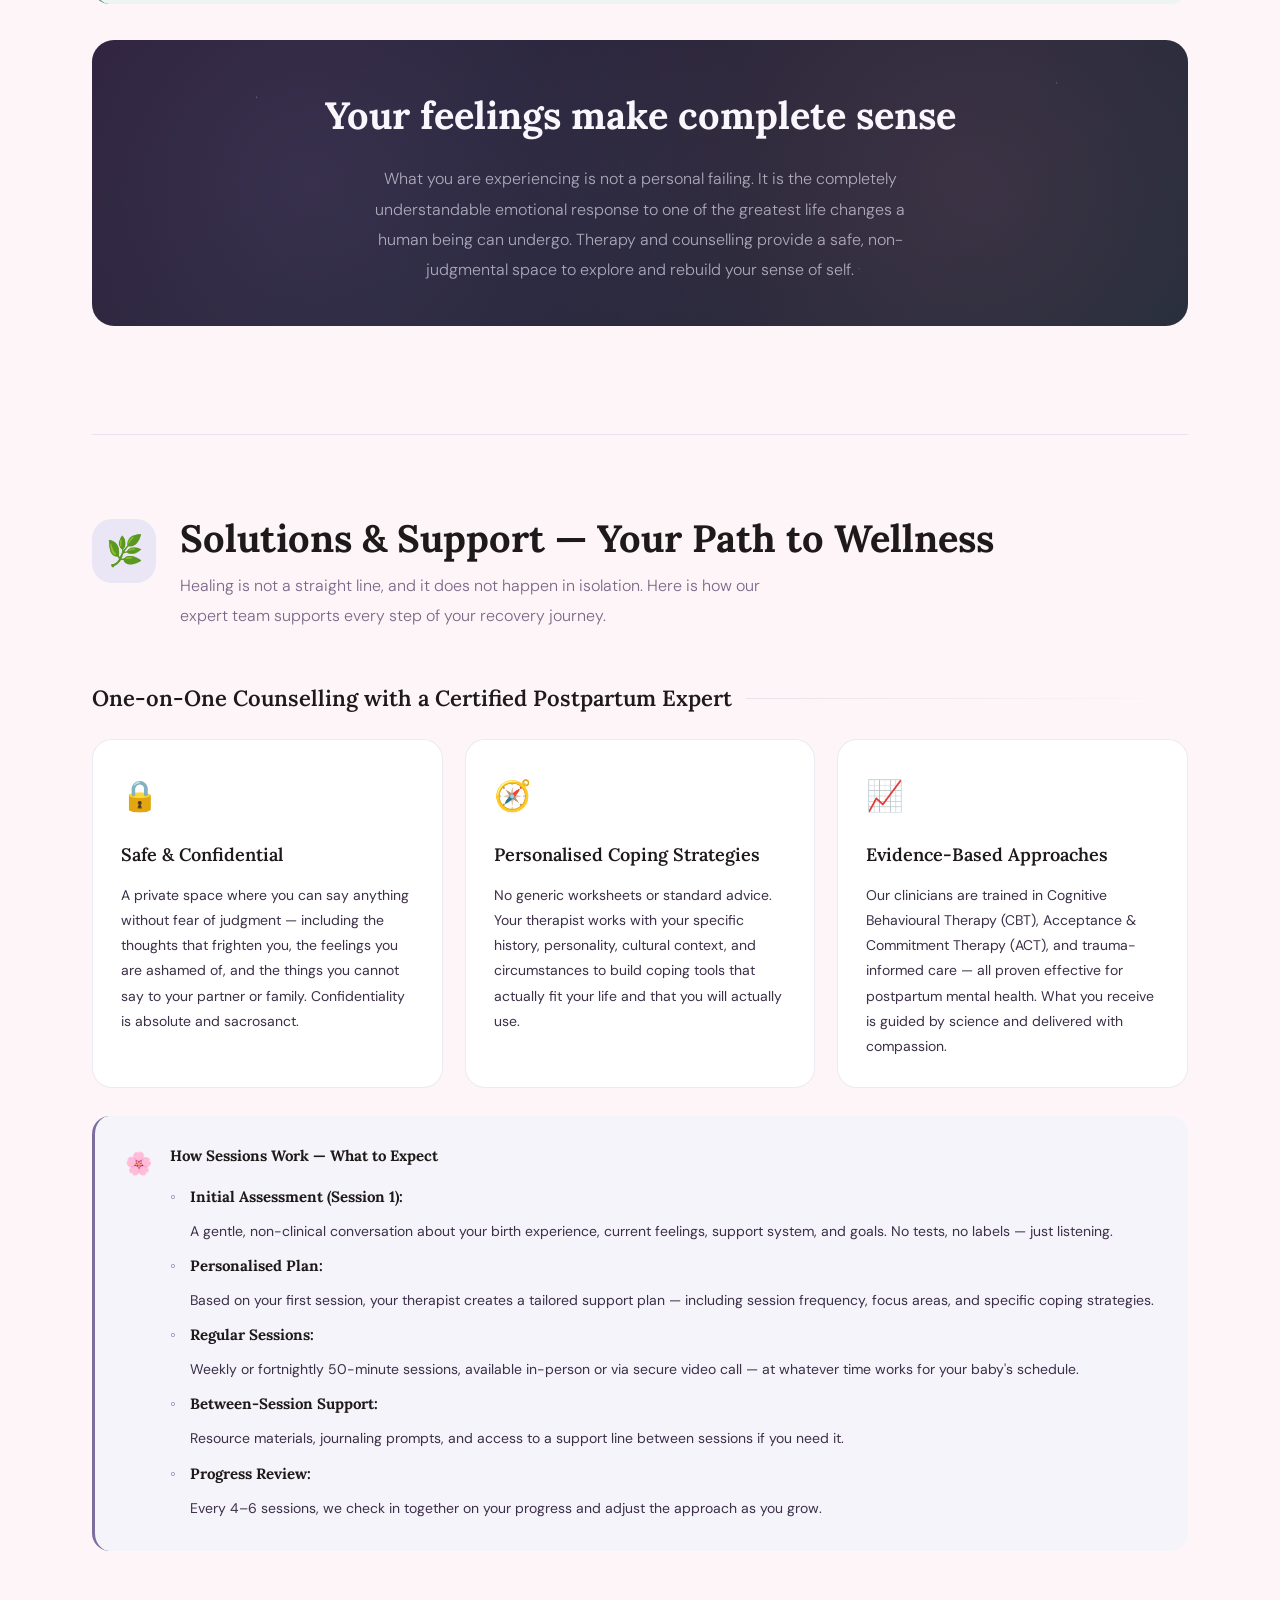
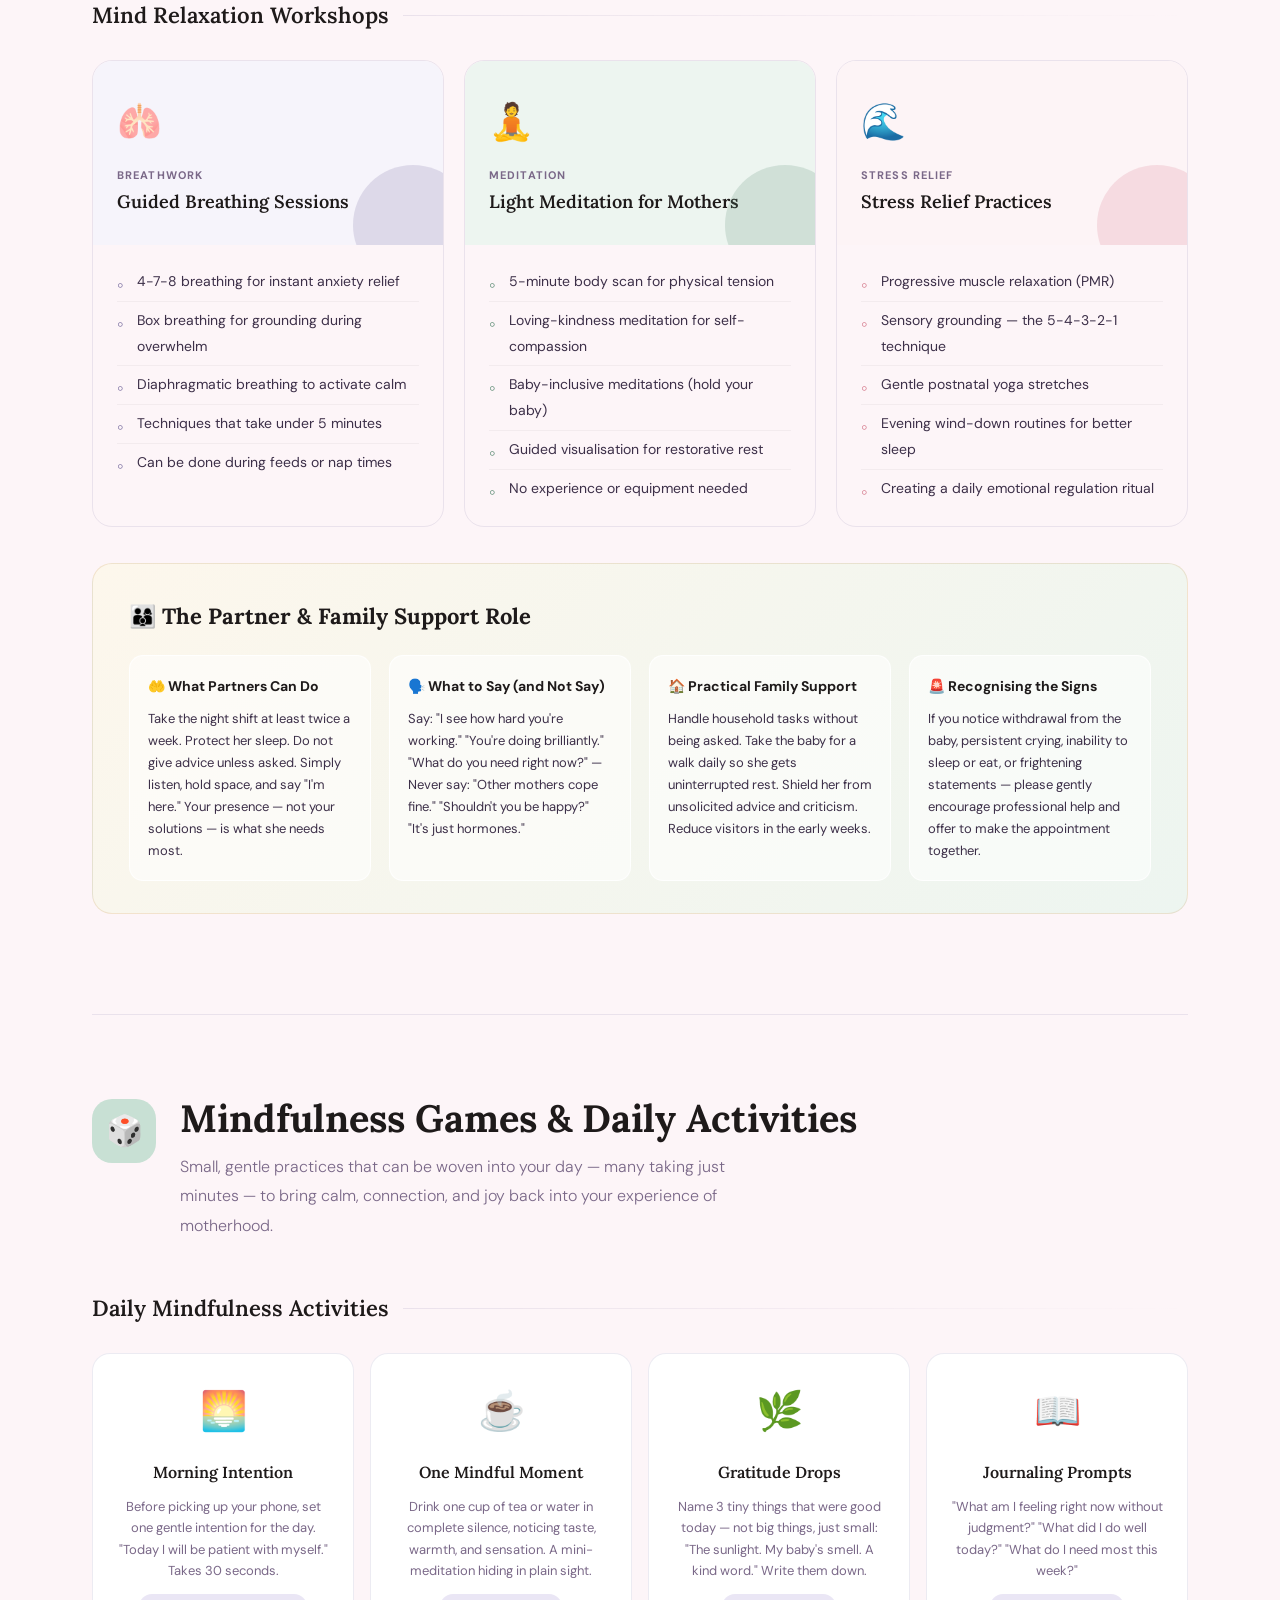
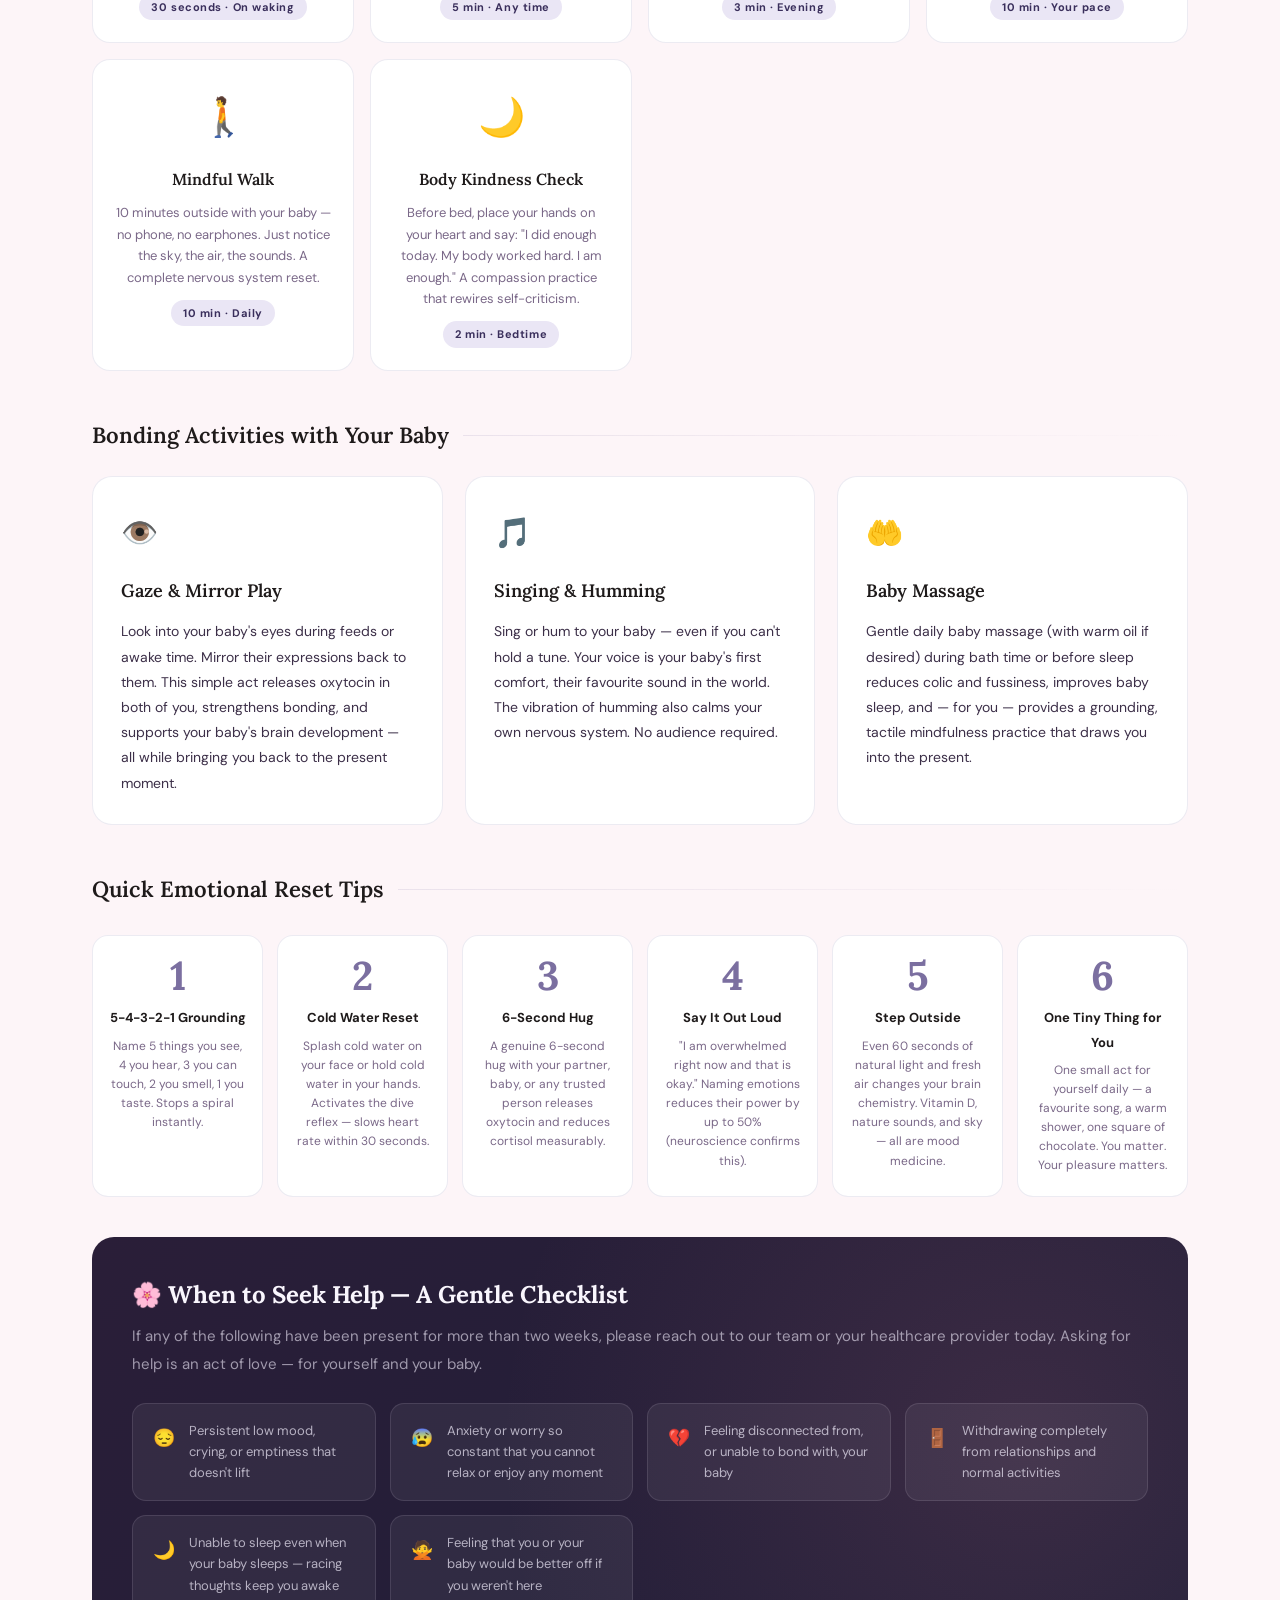
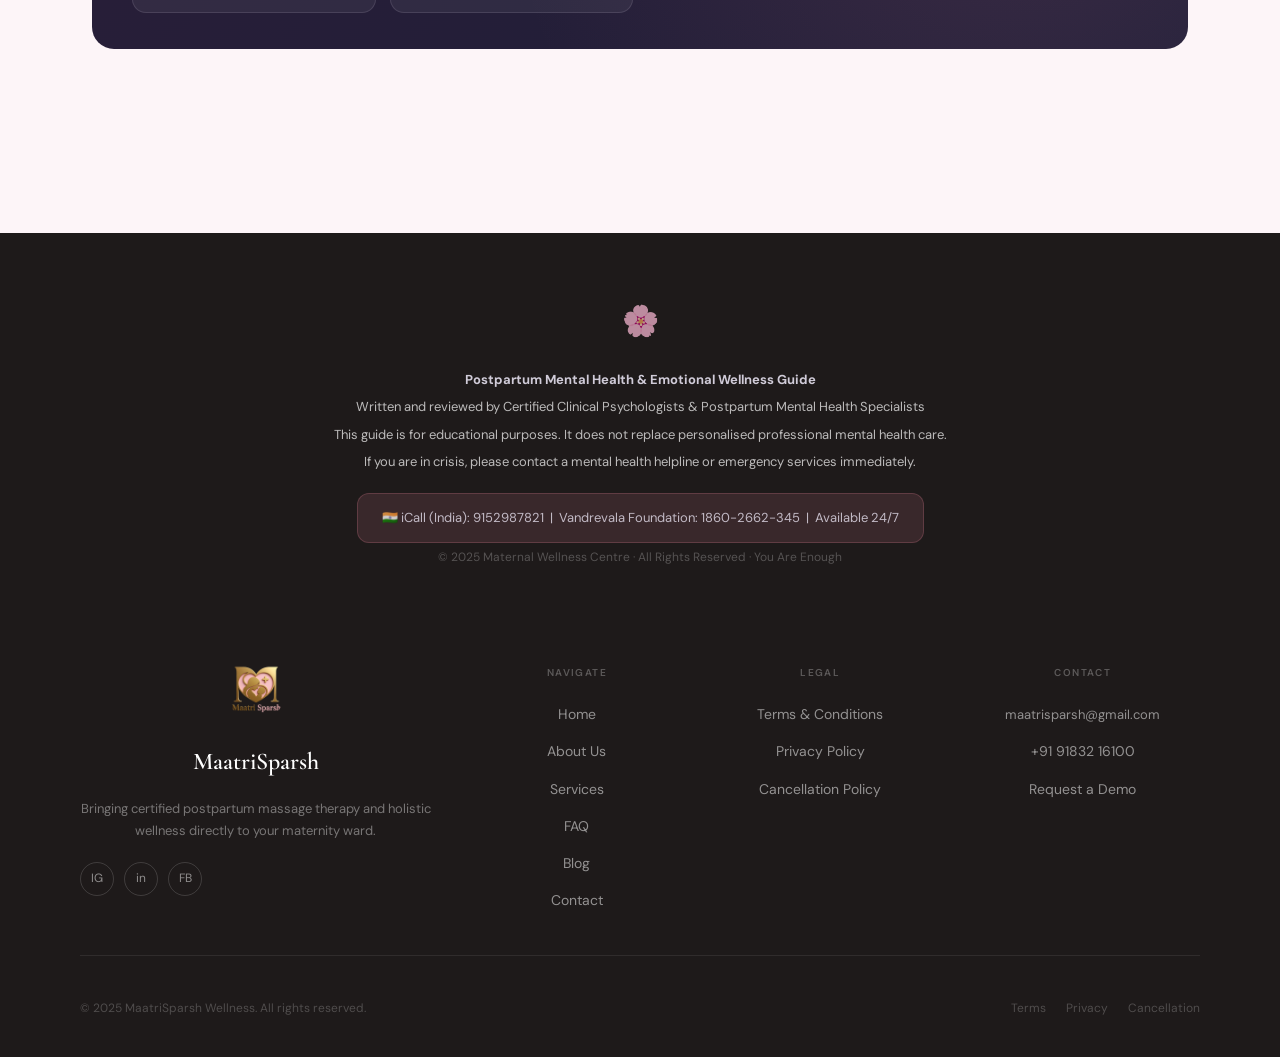
<file: postpartum-mental-health-guide.html>
<!DOCTYPE html>
<html lang="en">
<head>
<meta charset="UTF-8">
<meta name="viewport" content="width=device-width, initial-scale=1.0">
<meta name="description" content="Recognising postpartum depression and anxiety early. Evidence-based emotional support, coping strategies, and when to seek help.">
<meta name="keywords" content="postpartum depression India, postpartum anxiety, new mother mental health, PPD signs, postpartum emotional wellness">
<meta property="og:title" content="Postpartum Mental Health & Emotional Wellness Guide — MaatriSparsh">
<meta property="og:description" content="Recognising postpartum depression and anxiety early. Evidence-based emotional support, coping strategies, and when to seek help.">
<meta property="og:type" content="article">
<meta name="twitter:card" content="summary_large_image">

<title>Postpartum Mental Health & Emotional Wellness Guide — MaatriSparsh</title>
<link href="https://fonts.googleapis.com/css2?family=Lora:ital,wght@0,400;0,500;0,600;0,700;1,400;1,500&family=Jost:wght@300;400;500;600&display=swap" rel="stylesheet">
<style>

/* ─── ROOT TOKENS ─── */
:root {
  --lavender:       #7B6FA0;
  --lavender-light: #EAE6F5;
  --lavender-pale:  #F6F4FB;
  --blush:          #D4788A;
  --blush-light:    #F7DDE3;
  --blush-pale:     #FDF4F6;
  --sage:           #5A8A72;
  --sage-light:     #C8E0D4;
  --sage-pale:      #EDF5F0;
  --sky:            #5A8FAA;
  --sky-light:      #C8DDE8;
  --sky-pale:       #EDF4F8;
  --amber:          #C08840;
  --amber-light:    #F0DDB8;
  --amber-pale:     #FDF7EC;
  --ink:            #1E1628;
  --body:           #3C2F48;
  --muted:          #7A6888;
  --line:           rgba(123,111,160,0.14);
  --white:          #FDFBFF;
  --cream:          #F9F6FD;
}

/* ─── RESET ─── */
*{margin:0;padding:0;box-sizing:border-box;}
html{scroll-behavior:smooth;}

body{
  font-family:'Jost',sans-serif;
  background:var(--white);
  color:var(--body);
  line-height:1.85;
}

/* ══════════════════════════════
   HERO
══════════════════════════════ */
.hero {
  min-height: 100vh;
  background: var(--ink);
  display: flex;
  align-items: center;
  justify-content: center;
  text-align: center;
  padding: 80px 32px;
  position: relative;
  overflow: hidden;
}

/* Floating orbs */
.orb {
  position: absolute;
  border-radius: 50%;
  filter: blur(80px);
  pointer-events: none;
  animation: drift 12s ease-in-out infinite;
}
.orb1 { width:500px;height:500px; background:rgba(123,111,160,0.25); top:-120px; left:-100px; animation-delay:0s; }
.orb2 { width:400px;height:400px; background:rgba(212,120,138,0.18); bottom:-80px; right:-60px; animation-delay:-4s; }
.orb3 { width:300px;height:300px; background:rgba(90,138,114,0.15); top:40%; left:55%; animation-delay:-8s; }

@keyframes drift {
  0%,100%{ transform:translate(0,0) scale(1); }
  33%{ transform:translate(30px,-20px) scale(1.05); }
  66%{ transform:translate(-20px,30px) scale(0.97); }
}

/* Stars */
.stars {
  position:absolute;inset:0;
  background-image:
    radial-gradient(1px 1px at 10% 15%, rgba(255,255,255,0.4) 0%, transparent 100%),
    radial-gradient(1px 1px at 25% 40%, rgba(255,255,255,0.3) 0%, transparent 100%),
    radial-gradient(1.5px 1.5px at 40% 20%, rgba(255,255,255,0.5) 0%, transparent 100%),
    radial-gradient(1px 1px at 60% 60%, rgba(255,255,255,0.25) 0%, transparent 100%),
    radial-gradient(1px 1px at 75% 30%, rgba(255,255,255,0.35) 0%, transparent 100%),
    radial-gradient(1.5px 1.5px at 85% 75%, rgba(255,255,255,0.4) 0%, transparent 100%),
    radial-gradient(1px 1px at 90% 10%, rgba(255,255,255,0.3) 0%, transparent 100%),
    radial-gradient(1px 1px at 15% 80%, rgba(255,255,255,0.25) 0%, transparent 100%),
    radial-gradient(2px 2px at 50% 50%, rgba(255,255,255,0.15) 0%, transparent 100%);
}

.hero-inner { position:relative;z-index:2;max-width:780px;margin:0 auto; }

.hero-eyebrow {
  display:inline-flex;align-items:center;gap:8px;
  border:1px solid rgba(234,230,245,0.2);
  border-radius:30px;
  padding:7px 18px;
  font-size:12px;font-weight:500;
  letter-spacing:0.14em;text-transform:uppercase;
  color:rgba(234,230,245,0.65);
  margin-bottom:28px;
}
.hero-dot {
  width:6px;height:6px;border-radius:50%;
  background:var(--blush);
  animation:pulse-dot 2s ease-in-out infinite;
}
@keyframes pulse-dot{
  0%,100%{opacity:1;transform:scale(1);}
  50%{opacity:0.5;transform:scale(1.4);}
}

.hero h1 {
  font-family:'Lora',serif;
  font-size:clamp(36px,5.5vw,64px);
  color:#F9F6FD;
  font-weight:700;
  line-height:1.18;
  margin-bottom:22px;
  letter-spacing:-0.01em;
}
.hero h1 em {
  color: transparent;
  background: linear-gradient(120deg, #C8B8E8 0%, #E898B0 50%, #A8C8D8 100%);
  -webkit-background-clip: text;
  background-clip: text;
  font-style:italic;
}

.hero-tagline {
  font-size:17px;
  color:rgba(240,235,250,0.6);
  max-width:520px;
  margin:0 auto 44px;
  line-height:1.9;
  font-weight:300;
}

.hero-affirmation {
  display:inline-block;
  background:rgba(255,255,255,0.05);
  border:1px solid rgba(234,230,245,0.15);
  border-radius:16px;
  padding:18px 28px;
  font-family:'Lora',serif;
  font-size:17px;
  font-style:italic;
  color:rgba(240,235,250,0.75);
  max-width:500px;
  margin-bottom:48px;
  line-height:1.7;
}

.hero-chips {
  display:flex;flex-wrap:wrap;gap:10px;justify-content:center;
}
.chip {
  background:rgba(255,255,255,0.06);
  border:1px solid rgba(234,230,245,0.15);
  border-radius:30px;
  padding:8px 18px;
  font-size:13px;color:rgba(234,230,245,0.65);font-weight:400;
}

/* ══════════════════════════════
   NAV
══════════════════════════════ */
nav {
  background:#fff;
  border-bottom:1px solid var(--line);
  position:sticky;top:0;z-index:200;
  overflow-x:auto;
  box-shadow:0 2px 20px rgba(30,22,40,0.06);
}
.nav-inner {
  display:flex;max-width:1160px;
  margin:0 auto;padding:0 28px;
}
nav a {
  display:block;padding:16px 18px;
  font-size:13px;font-weight:600;
  color:var(--muted);text-decoration:none;
  white-space:nowrap;
  border-bottom:2px solid transparent;
  transition:all 0.2s;
  letter-spacing:0.02em;
}
nav a:hover {
  color:var(--lavender);
  border-bottom-color:var(--lavender);
}

/* ══════════════════════════════
   LAYOUT
══════════════════════════════ */
.page {max-width:1160px;margin:0 auto;padding:0 32px 80px;}

.section {
  padding:80px 0 64px;
  border-bottom:1px solid var(--line);
  animation:fadeUp 0.5s ease both;
}
.section:last-child{border-bottom:none;}

@keyframes fadeUp {
  from{opacity:0;transform:translateY(20px);}
  to{opacity:1;transform:translateY(0);}
}

/* ─── SECTION HEADER ─── */
.sec-header {
  display:flex;align-items:flex-start;gap:24px;
  margin-bottom:48px;
}
.sec-icon {
  width:64px;height:64px;
  border-radius:20px;
  display:flex;align-items:center;justify-content:center;
  font-size:30px;flex-shrink:0;margin-top:4px;
}
.si-lav{background:var(--lavender-light);}
.si-blush{background:var(--blush-light);}
.si-sage{background:var(--sage-light);}
.si-sky{background:var(--sky-light);}

.sec-title h2 {
  font-family:'Lora',serif;
  font-size:clamp(26px,3.5vw,38px);
  color:var(--ink);
  font-weight:700;line-height:1.22;
  margin-bottom:10px;
}
.sec-title p {
  font-size:16px;color:var(--muted);
  max-width:600px;line-height:1.85;font-weight:300;
}

/* ─── SUBSECTION DIVIDER ─── */
.sub-h {
  font-family:'Lora',serif;
  font-size:22px;font-weight:600;
  color:var(--ink);
  margin:44px 0 20px;
  display:flex;align-items:center;gap:14px;
}
.sub-h::after {
  content:'';flex:1;height:1px;
  background:linear-gradient(90deg,var(--line),transparent);
}

/* ─── CARDS ─── */
.cards {
  display:grid;
  grid-template-columns:repeat(auto-fit,minmax(270px,1fr));
  gap:22px;margin-bottom:28px;
}
.card {
  background:#fff;
  border:1px solid var(--line);
  border-radius:20px;
  padding:28px;
  transition:transform 0.22s,box-shadow 0.22s;
}
.card:hover {
  transform:translateY(-4px);
  box-shadow:0 12px 40px rgba(123,111,160,0.1);
}
.card-em{font-size:30px;margin-bottom:14px;display:block;}
.card h3 {
  font-family:'Lora',serif;
  font-size:18px;color:var(--ink);
  margin-bottom:12px;font-weight:600;
}
.card p,.card li {
  font-size:14px;color:var(--body);
  line-height:1.8;font-weight:400;
}
.card ul{list-style:none;padding:0;}
.card li{padding:5px 0 5px 20px;position:relative;}
.card li::before{
  content:'';
  position:absolute;left:0;top:13px;
  width:6px;height:6px;border-radius:50%;
  background:var(--lavender);
}
.card.blush li::before{background:var(--blush);}
.card.sage li::before{background:var(--sage);}
.card.sky li::before{background:var(--sky);}
.card.amber li::before{background:var(--amber);}

/* ─── HIGHLIGHT BOX ─── */
.hbox {
  border-radius:18px;
  padding:26px 30px;
  margin:26px 0;
  display:flex;gap:18px;align-items:flex-start;
}
.hbox.lav {background:var(--lavender-pale);border-left:3px solid var(--lavender);}
.hbox.blush {background:var(--blush-pale);border-left:3px solid var(--blush);}
.hbox.sage {background:var(--sage-pale);border-left:3px solid var(--sage);}
.hbox.sky {background:var(--sky-pale);border-left:3px solid var(--sky);}
.hbox.amber {background:var(--amber-pale);border-left:3px solid var(--amber);}
.hbox-icon{font-size:22px;flex-shrink:0;margin-top:2px;}
.hbox-body strong {
  display:block;font-size:15px;font-weight:700;
  color:var(--ink);margin-bottom:9px;
  font-family:'Lora',serif;
}
.hbox-body p,.hbox-body li {font-size:14px;color:var(--body);line-height:1.8;}
.hbox-body ul{list-style:none;padding:0;margin-top:8px;}
.hbox-body li{padding:4px 0 4px 20px;position:relative;}
.hbox.lav .hbox-body li::before{content:'◦';color:var(--lavender);position:absolute;left:0;top:4px;font-size:16px;}
.hbox.blush .hbox-body li::before{content:'◦';color:var(--blush);position:absolute;left:0;top:4px;font-size:16px;}
.hbox.sage .hbox-body li::before{content:'◦';color:var(--sage);position:absolute;left:0;top:4px;font-size:16px;}
.hbox.sky .hbox-body li::before{content:'◦';color:var(--sky);position:absolute;left:0;top:4px;font-size:16px;}
.hbox.amber .hbox-body li::before{content:'◦';color:var(--amber);position:absolute;left:0;top:4px;font-size:16px;}

/* ─── COMPARISON TABLE ─── */
.compare-wrap {
  overflow-x:auto;
  border-radius:18px;
  border:1px solid var(--line);
  margin:28px 0;
}
.compare {
  width:100%;border-collapse:collapse;
  font-size:14px;min-width:560px;
}
.compare thead tr th {
  padding:16px 20px;
  font-weight:700;font-size:13px;
  letter-spacing:0.05em;text-transform:uppercase;
}
.compare thead .th-lbl {background:var(--cream);color:var(--muted);}
.compare thead .th-blues {background:var(--sky-pale);color:var(--sky);}
.compare thead .th-ppp {background:var(--lavender-pale);color:var(--lavender);}
.compare td {
  padding:14px 20px;
  border-top:1px solid rgba(0,0,0,0.05);
  color:var(--body);vertical-align:top;
}
.compare td:first-child{font-weight:600;color:var(--ink);}
.compare tr:nth-child(even) td{background:#FDFBFF;}
.compare tr:hover td{background:var(--lavender-pale);transition:background 0.15s;}

/* ─── BADGE ─── */
.badge{
  display:inline-block;
  font-size:12px;font-weight:600;
  padding:3px 12px;border-radius:20px;
}
.b-lav{background:var(--lavender-light);color:#3A2F5C;}
.b-blush{background:var(--blush-light);color:#6B2030;}
.b-sage{background:var(--sage-light);color:#1E4D35;}
.b-sky{background:var(--sky-light);color:#1A3D50;}
.b-amber{background:var(--amber-light);color:#4A2C05;}

/* ─── PULLQUOTE ─── */
.pullquote {
  position:relative;
  border-radius:22px;
  padding:40px 48px;
  margin:40px 0;
  overflow:hidden;
}
.pullquote.lavender {
  background:linear-gradient(135deg,var(--lavender-pale) 0%,var(--blush-pale) 100%);
  border:1px solid rgba(123,111,160,0.15);
}
.pullquote.sage-sky {
  background:linear-gradient(135deg,var(--sage-pale) 0%,var(--sky-pale) 100%);
  border:1px solid rgba(90,138,114,0.15);
}
.pullquote::before {
  content:'"';
  font-family:'Lora',serif;
  font-size:220px;line-height:0.8;
  color:rgba(123,111,160,0.08);
  position:absolute;top:10px;left:16px;
}
.pullquote p {
  font-family:'Lora',serif;
  font-size:20px;font-style:italic;
  color:var(--ink);line-height:1.75;
  position:relative;z-index:1;
  max-width:720px;
}
.pullquote cite {
  display:block;margin-top:16px;
  font-size:13px;font-style:normal;
  font-weight:600;color:var(--muted);
  position:relative;z-index:1;
  letter-spacing:0.03em;
}

/* ─── YOU ARE NOT ALONE BANNER ─── */
.not-alone {
  background:linear-gradient(135deg, #2A1E38 0%, #1E2A38 100%);
  border-radius:22px;
  padding:40px 48px;
  margin:44px 0;
  text-align:center;
  position:relative;
  overflow:hidden;
}
.not-alone::before {
  content:'';
  position:absolute;inset:0;
  background-image:
    radial-gradient(circle at 20% 50%, rgba(123,111,160,0.2) 0%, transparent 50%),
    radial-gradient(circle at 80% 50%, rgba(212,120,138,0.15) 0%, transparent 50%);
}
.not-alone h3 {
  font-family:'Lora',serif;
  font-size:clamp(24px,4vw,38px);
  color:#F9F6FD;font-weight:700;
  margin-bottom:14px;
  position:relative;z-index:1;
}
.not-alone p {
  font-size:16px;
  color:rgba(240,235,250,0.65);
  max-width:580px;margin:0 auto;
  line-height:1.9;font-weight:300;
  position:relative;z-index:1;
}
.not-alone-stars {
  position:absolute;inset:0;
  background-image:
    radial-gradient(1px 1px at 15% 20%, rgba(255,255,255,0.35) 0%,transparent 100%),
    radial-gradient(1px 1px at 30% 70%, rgba(255,255,255,0.2) 0%,transparent 100%),
    radial-gradient(1.5px 1.5px at 55% 30%, rgba(255,255,255,0.3) 0%,transparent 100%),
    radial-gradient(1px 1px at 70% 80%, rgba(255,255,255,0.25) 0%,transparent 100%),
    radial-gradient(1px 1px at 88% 15%, rgba(255,255,255,0.3) 0%,transparent 100%),
    radial-gradient(2px 2px at 45% 60%, rgba(200,184,232,0.15) 0%,transparent 100%);
}

/* ─── ALERT / WARNING BOX ─── */
.warn-box {
  background:#FFF6F8;
  border:1px solid rgba(212,120,138,0.22);
  border-left:3px solid var(--blush);
  border-radius:14px;
  padding:22px 26px;margin:26px 0;
  display:flex;gap:16px;align-items:flex-start;
}
.warn-icon{font-size:22px;flex-shrink:0;}
.warn-body strong{
  display:block;font-size:15px;font-weight:700;
  color:#6B1525;margin-bottom:10px;
  font-family:'Lora',serif;
}
.warn-body ul{list-style:none;padding:0;}
.warn-body li{
  font-size:14px;color:var(--body);
  padding:5px 0 5px 20px;position:relative;
}
.warn-body li::before{
  content:'!';color:var(--blush);
  position:absolute;left:0;
  font-weight:700;font-size:13px;
}

/* ─── COMPARISON PAIR ─── */
.versus {
  display:grid;grid-template-columns:1fr 1fr;gap:20px;
  margin:28px 0;
}
@media(max-width:620px){.versus{grid-template-columns:1fr;}}
.v-box {
  border-radius:18px;padding:24px;
}
.v-blues {
  background:var(--sky-pale);
  border:1px solid rgba(90,143,170,0.2);
}
.v-ppd {
  background:var(--lavender-pale);
  border:1px solid rgba(123,111,160,0.2);
}
.v-box h4 {
  font-family:'Lora',serif;
  font-size:18px;font-weight:600;
  margin-bottom:12px;
}
.v-blues h4{color:var(--sky);}
.v-ppd h4{color:var(--lavender);}
.v-box .tag{
  display:inline-block;
  font-size:11px;font-weight:700;
  letter-spacing:0.1em;text-transform:uppercase;
  padding:3px 10px;border-radius:20px;
  margin-bottom:12px;
}
.v-blues .tag{background:var(--sky-light);color:#1A3D50;}
.v-ppd .tag{background:var(--lavender-light);color:#3A2F5C;}
.v-box ul{list-style:none;padding:0;}
.v-box li{
  font-size:14px;color:var(--body);
  padding:5px 0 5px 20px;position:relative;
}
.v-blues li::before{content:'◦';color:var(--sky);position:absolute;left:0;top:4px;font-size:18px;}
.v-ppd li::before{content:'◦';color:var(--lavender);position:absolute;left:0;top:4px;font-size:18px;}

/* ─── EMOTION TIMELINE ─── */
.etl{margin:28px 0;}
.etl-item{
  display:flex;gap:20px;
  margin-bottom:22px;align-items:flex-start;
}
.etl-dot{
  width:44px;height:44px;border-radius:50%;
  display:flex;align-items:center;justify-content:center;
  font-size:18px;flex-shrink:0;margin-top:2px;
  border:2px solid;
}
.etl-dot.lav{background:var(--lavender-pale);border-color:var(--lavender);}
.etl-dot.blush{background:var(--blush-pale);border-color:var(--blush);}
.etl-dot.sage{background:var(--sage-pale);border-color:var(--sage);}
.etl-dot.sky{background:var(--sky-pale);border-color:var(--sky);}
.etl-content h4{
  font-family:'Lora',serif;
  font-size:16px;font-weight:600;
  color:var(--ink);margin-bottom:5px;
}
.etl-content p{font-size:14px;color:var(--body);line-height:1.78;}

/* ─── WORKSHOP CARDS ─── */
.workshop-grid{
  display:grid;
  grid-template-columns:repeat(auto-fit,minmax(250px,1fr));
  gap:20px;margin:24px 0;
}
.wshop {
  border-radius:20px;overflow:hidden;
  border:1px solid var(--line);
}
.wshop-top{
  padding:28px 24px 20px;
  position:relative;overflow:hidden;
}
.wshop-top::before{
  content:'';
  position:absolute;
  width:120px;height:120px;border-radius:50%;
  bottom:-40px;right:-30px;
  opacity:0.2;
}
.ws-lav .wshop-top{ background:var(--lavender-pale); }
.ws-lav .wshop-top::before{ background:var(--lavender); }
.ws-sage .wshop-top{ background:var(--sage-pale); }
.ws-sage .wshop-top::before{ background:var(--sage); }
.ws-blush .wshop-top{ background:var(--blush-pale); }
.ws-blush .wshop-top::before{ background:var(--blush); }

.wshop-em{font-size:36px;margin-bottom:10px;display:block;}
.wshop-top h3{
  font-family:'Lora',serif;
  font-size:18px;font-weight:600;color:var(--ink);
  margin-bottom:6px;
}
.wshop-top .ws-label{
  font-size:11px;font-weight:700;letter-spacing:0.1em;
  text-transform:uppercase;color:var(--muted);
}
.wshop-body{padding:18px 24px;}
.wshop-body ul{list-style:none;padding:0;}
.wshop-body li{
  font-size:14px;color:var(--body);
  padding:6px 0 6px 20px;position:relative;
  border-bottom:1px solid rgba(0,0,0,0.04);
}
.wshop-body li:last-child{border-bottom:none;}
.ws-lav .wshop-body li::before{content:'◦';color:var(--lavender);position:absolute;left:0;top:6px;font-size:18px;}
.ws-sage .wshop-body li::before{content:'◦';color:var(--sage);position:absolute;left:0;top:6px;font-size:18px;}
.ws-blush .wshop-body li::before{content:'◦';color:var(--blush);position:absolute;left:0;top:6px;font-size:18px;}

/* ─── MINDFULNESS ACTIVITY CARDS ─── */
.activity-grid{
  display:grid;
  grid-template-columns:repeat(auto-fit,minmax(220px,1fr));
  gap:16px;margin:24px 0;
}
.activity{
  background:#fff;
  border:1px solid var(--line);
  border-radius:18px;
  padding:22px;text-align:center;
}
.act-em{font-size:38px;margin-bottom:12px;display:block;}
.activity h4{
  font-family:'Lora',serif;
  font-size:16px;color:var(--ink);
  margin-bottom:8px;font-weight:600;
}
.activity p{font-size:13px;color:var(--muted);line-height:1.65;}
.act-time{
  display:inline-block;margin-top:12px;
  background:var(--lavender-light);
  color:#3A2F5C;
  font-size:11px;font-weight:700;
  padding:3px 12px;border-radius:20px;
  letter-spacing:0.05em;
}

/* ─── PARTNER ROLE BOX ─── */
.partner-box{
  background:linear-gradient(135deg,var(--amber-pale),var(--sage-pale));
  border:1px solid rgba(192,136,64,0.18);
  border-radius:20px;
  padding:32px 36px;
  margin:36px 0;
}
.partner-box h3{
  font-family:'Lora',serif;
  font-size:22px;font-weight:700;color:var(--ink);
  margin-bottom:18px;
  display:flex;align-items:center;gap:12px;
}
.pb-grid{
  display:grid;
  grid-template-columns:repeat(auto-fit,minmax(220px,1fr));
  gap:18px;
}
.pb-item{
  background:rgba(255,255,255,0.55);
  border-radius:14px;padding:18px;
  border:1px solid rgba(255,255,255,0.8);
}
.pb-item h4{
  font-size:14px;font-weight:700;
  color:var(--ink);margin-bottom:8px;
  display:flex;align-items:center;gap:8px;
}
.pb-item p{font-size:13px;color:var(--body);line-height:1.7;}

/* ─── QUICK RESET ─── */
.reset-grid{
  display:grid;
  grid-template-columns:repeat(auto-fit,minmax(160px,1fr));
  gap:14px;margin:26px 0;
}
.reset-item{
  background:#fff;
  border:1px solid var(--line);
  border-radius:16px;
  padding:20px 16px;text-align:center;
}
.r-num{
  font-family:'Lora',serif;
  font-size:40px;font-weight:700;
  color:var(--lavender);line-height:1;margin-bottom:10px;
}
.reset-item h4{font-size:13px;font-weight:700;color:var(--ink);margin-bottom:6px;}
.reset-item p{font-size:12px;color:var(--muted);line-height:1.6;}

/* ─── WHEN TO SEEK HELP BOX ─── */
.seek-box {
  background:linear-gradient(135deg,#2A1E38 0%,#1E1E38 100%);
  border-radius:22px;
  padding:36px 40px;margin:40px 0;
  position:relative;overflow:hidden;
}
.seek-box::before{
  content:'';position:absolute;inset:0;
  background:radial-gradient(circle at 85% 50%, rgba(212,120,138,0.15) 0%, transparent 55%);
}
.seek-box h3{
  font-family:'Lora',serif;
  font-size:24px;font-weight:700;
  color:#F9F6FD;margin-bottom:6px;
  position:relative;z-index:1;
}
.seek-box > p{
  font-size:15px;color:rgba(240,235,250,0.6);
  margin-bottom:24px;position:relative;z-index:1;
}
.seek-signs{
  display:grid;
  grid-template-columns:repeat(auto-fit,minmax(240px,1fr));
  gap:14px;position:relative;z-index:1;
}
.seek-sign{
  background:rgba(255,255,255,0.06);
  border:1px solid rgba(234,230,245,0.12);
  border-radius:14px;padding:16px 20px;
  display:flex;gap:14px;align-items:flex-start;
}
.seek-sign-icon{font-size:18px;flex-shrink:0;margin-top:2px;}
.seek-sign p{font-size:13px;color:rgba(240,235,250,0.7);line-height:1.65;}

/* ─── FOOTER ─── */
footer{
  background:var(--ink);
  color:rgba(240,235,250,0.5);
  text-align:center;
  padding:50px 32px;
  font-size:13px;line-height:2.1;
}
footer strong{color:rgba(240,235,250,0.85);}
.footer-heart{
  font-size:30px;display:block;
  margin-bottom:14px;
  animation:heartbeat 2.5s ease-in-out infinite;
}
@keyframes heartbeat{
  0%,100%{transform:scale(1);}
  14%{transform:scale(1.15);}
  28%{transform:scale(1);}
  42%{transform:scale(1.08);}
  56%{transform:scale(1);}
}
.crisis-line{
  display:inline-block;
  background:rgba(212,120,138,0.15);
  border:1px solid rgba(212,120,138,0.25);
  border-radius:12px;
  padding:10px 24px;
  margin-top:18px;
  color:rgba(240,235,250,0.75);
  font-size:13px;
}

/* ─── RESPONSIVE ─── */
@media(max-width:768px){
  .page{padding:0 18px 60px;}
  .section{padding:56px 0 44px;}
  .sec-header{flex-direction:column;gap:14px;}
  .cards{grid-template-columns:1fr;}
  .pullquote{padding:28px 24px;}
  .not-alone{padding:30px 24px;}
  .seek-box{padding:26px 24px;}
}
</style>
<link rel="stylesheet" href="shared.css">
<style>
.shared-guide-topbar{padding-top:76px;display:block;}</style>
<link rel="icon" type="image/svg+xml" href="favicon.svg">
<style>.guide-section-nav{position:sticky;top:76px;z-index:99;overflow-x:auto;}.guide-section-nav a{display:inline-block;padding:14px 20px;font-size:13px;font-weight:600;text-decoration:none;white-space:nowrap;border-bottom:2px solid transparent;transition:all 0.2s;letter-spacing:0.03em;}</style>
</head>
<body>
<div class="shared-guide-topbar"></div>
<div style="background:#FDF5F8;border-bottom:1px solid rgba(0,0,0,0.06);padding:12px 32px;font-size:13px;font-family:DM Sans,sans-serif;color:#8A7878;"><a href="blog.html" style="color:#C9756A;text-decoration:none;font-weight:500;">← Back to Journal</a> &nbsp;/&nbsp; MaatriSparsh Resource Guide</div>

<!-- ═══════════════ HERO ═══════════════ -->
<div class="hero">
  <div class="stars"></div>
  <div class="orb orb1"></div>
  <div class="orb orb2"></div>
  <div class="orb orb3"></div>
  <div class="hero-inner">
    <div class="hero-eyebrow">
      <div class="hero-dot"></div>
      Compassionate · Evidence-Based · Expert-Led
    </div>
    <h1>Postpartum <em>Mental Health</em><br>& Emotional Wellness</h1>
    <p class="hero-tagline">Because becoming a mother is one of life's most profound transitions — and you deserve thoughtful, expert support every step of the way.</p>
    <div class="hero-affirmation">
      "What you are feeling is real. What you are going through matters. And you do not have to face it alone."
    </div>
    <div class="hero-chips">
      <span class="chip">🌸 Why Mental Health Matters</span>
      <span class="chip">⚠️ Baby Blues vs Depression</span>
      <span class="chip">😰 Anxiety & Burnout</span>
      <span class="chip">🔄 Identity Transition</span>
      <span class="chip">🧘 Mind Relaxation</span>
      <span class="chip">🎲 Mindfulness Activities</span>
    </div>
  </div>
</div>

<!-- ═══════════════ NAV ═══════════════ -->
<div class="guide-section-nav">
  <div class="nav-inner">
    <a href="#why">🌸 Why It Matters</a>
    <a href="#challenges">⚠️ Challenges</a>
    <a href="#anxiety">😰 Anxiety</a>
    <a href="#identity">🔄 Identity</a>
    <a href="#solutions">🌿 Solutions</a>
    <a href="#mindfulness">🎲 Mindfulness</a>
  </div>
</nav>

<div class="page">

<!-- ═══════════════════════════════════════════ -->
<!-- SECTION 1: WHY MENTAL HEALTH MATTERS       -->
<!-- ═══════════════════════════════════════════ -->
<section class="section" id="why">
  <div class="sec-header">
    <div class="sec-icon si-lav">🌸</div>
    <div class="sec-title">
      <h2>Why Mental Health Sessions Are Important</h2>
      <p>The weeks and months after childbirth are one of the most emotionally complex periods a woman can experience. Your mind needs as much care as your body.</p>
    </div>
  </div>

  <div class="not-alone">
    <div class="not-alone-stars"></div>
    <h3>You Are Not Alone</h3>
    <p>1 in 5 new mothers experiences a significant postpartum mental health challenge. Feeling overwhelmed, tearful, anxious, or lost is not a sign of weakness — it is a sign that you are human, and that you need support.</p>
  </div>

  <h3 class="sub-h">What Happens Inside Your Mind & Body After Birth</h3>
  <div class="etl">
    <div class="etl-item">
      <div class="etl-dot lav">🧬</div>
      <div class="etl-content">
        <h4>Hormonal Storm</h4>
        <p>Within 24–72 hours of delivery, estrogen and progesterone — which have been elevated throughout pregnancy — drop sharply and dramatically. This hormonal crash directly impacts your brain's mood-regulating chemicals, causing emotional swings, tearfulness, and anxiety that feel completely out of your control. This is biology, not weakness.</p>
      </div>
    </div>
    <div class="etl-item">
      <div class="etl-dot blush">😴</div>
      <div class="etl-content">
        <h4>Sleep Deprivation & Its Hidden Impact</h4>
        <p>A new mother loses an average of 700 hours of sleep in the first year. Sleep deprivation alone can cause symptoms that mirror clinical depression — low mood, irritability, cognitive fog, hopelessness, and even physical pain. When this combines with hormonal changes, emotional distress can intensify significantly.</p>
      </div>
    </div>
    <div class="etl-item">
      <div class="etl-dot sage">💪</div>
      <div class="etl-content">
        <h4>Physical Recovery Demands</h4>
        <p>Whether you had a vaginal birth or a caesarean section, your body has undergone enormous physical trauma. Pain, wound healing, breastfeeding challenges, and physical weakness all take a significant emotional toll. The mind and body are deeply connected — physical suffering is always emotional suffering too.</p>
      </div>
    </div>
    <div class="etl-item">
      <div class="etl-dot sky">🎭</div>
      <div class="etl-content">
        <h4>The Weight of New Responsibility</h4>
        <p>Suddenly, a completely helpless human being depends entirely on you — for everything, at every hour. The pressure of this responsibility, combined with the fear of "getting it wrong," creates an enormous psychological load that builds silently, often without any outward sign, until it becomes overwhelming.</p>
      </div>
    </div>
  </div>

  <h3 class="sub-h">Why Early Emotional Support Changes Everything</h3>
  <div class="cards">
    <div class="card">
      <span class="card-em">🤝</span>
      <h3>Mother–Baby Bonding</h3>
      <p>Unaddressed postpartum depression and anxiety are the leading causes of impaired mother–infant bonding. Early mental health support protects this sacred, irreplaceable connection — creating the secure foundation your baby needs for healthy development.</p>
    </div>
    <div class="card sage">
      <span class="card-em">🏥</span>
      <h3>Faster Physical Recovery</h3>
      <p>Research consistently shows that mothers who receive mental health support recover faster physically. Psychological wellbeing directly influences immune function, wound healing, sleep quality, and the ability to nourish oneself — all critical for postpartum recovery.</p>
    </div>
    <div class="card blush">
      <span class="card-em">🚀</span>
      <h3>Prevention Is Powerful</h3>
      <p>Mental health challenges that are addressed early — even just 2–3 sessions — rarely progress into severe conditions. Early intervention is not just helpful, it is transformative. The window of opportunity in the first few weeks postpartum is precious.</p>
    </div>
  </div>

  <div class="hbox lav">
    <div class="hbox-icon">💜</div>
    <div class="hbox-body">
      <strong>The Most Important Thing to Remember</strong>
      <p>Seeking mental health support after having a baby is not a sign that something is wrong with you as a mother. It is a sign that you are a <em>wise, self-aware</em> woman who understands that taking care of herself is the greatest gift she can give her child.</p>
    </div>
  </div>
</section>


<!-- ═══════════════════════════════════════════ -->
<!-- SECTION 2: CHALLENGES — BLUES vs DEPRESSION -->
<!-- ═══════════════════════════════════════════ -->
<section class="section" id="challenges">
  <div class="sec-header">
    <div class="sec-icon si-blush">⚠️</div>
    <div class="sec-title">
      <h2>Understanding Postpartum Mental Health Challenges</h2>
      <p>Knowledge is the first step to healing. Understanding what you might be experiencing — and why — removes the shame and opens the door to help.</p>
    </div>
  </div>

  <h3 class="sub-h">Baby Blues vs Postpartum Depression — Know the Difference</h3>

  <div class="versus">
    <div class="v-box v-blues">
      <span class="tag">Temporary · Very Common</span>
      <h4>😢 Baby Blues</h4>
      <p style="font-size:14px;color:var(--body);margin-bottom:14px;line-height:1.75;">Baby blues affect up to <strong>80% of new mothers</strong> and is a normal, expected part of the hormonal adjustment after birth. It is not a disorder — it is a transition.</p>
      <ul>
        <li>Begins within 2–4 days of delivery</li>
        <li>Resolves naturally within <strong>2 weeks</strong></li>
        <li>Includes tearfulness, mood swings, irritability</li>
        <li>Does not significantly impair daily function</li>
        <li>Improves with rest, support, and reassurance</li>
        <li>No medication needed in most cases</li>
      </ul>
    </div>
    <div class="v-box v-ppd">
      <span class="tag">Needs Professional Support</span>
      <h4>💜 Postpartum Depression (PPD)</h4>
      <p style="font-size:14px;color:var(--body);margin-bottom:14px;line-height:1.75;">PPD is a clinical condition requiring professional care. It is not a character flaw or a failure as a mother. It is a medical condition — and it is very treatable.</p>
      <ul>
        <li>Can begin any time in the <strong>first year</strong> after birth</li>
        <li>Lasts more than 2 weeks without treatment</li>
        <li>Persistent sadness, emptiness, hopelessness</li>
        <li>Difficulty bonding with or caring for the baby</li>
        <li>Withdrawal from family, friends, and activities</li>
        <li>Requires therapy, support, and sometimes medication</li>
      </ul>
    </div>
  </div>

  <h3 class="sub-h">Side-by-Side Comparison</h3>
  <div class="compare-wrap">
    <table class="compare">
      <thead>
        <tr>
          <th class="th-lbl">Feature</th>
          <th class="th-blues">Baby Blues</th>
          <th class="th-ppp">Postpartum Depression</th>
        </tr>
      </thead>
      <tbody>
        <tr>
          <td>When it starts</td>
          <td>Days 2–4 after delivery</td>
          <td>Anytime in the first 12 months</td>
        </tr>
        <tr>
          <td>Duration</td>
          <td>Up to 2 weeks</td>
          <td>Weeks to months without treatment</td>
        </tr>
        <tr>
          <td>Severity</td>
          <td>Mild to moderate</td>
          <td>Moderate to severe</td>
        </tr>
        <tr>
          <td>Daily functioning</td>
          <td>Mostly unaffected</td>
          <td>Significantly impaired</td>
        </tr>
        <tr>
          <td>Baby bonding</td>
          <td>Usually intact</td>
          <td>Often affected — feels distant</td>
        </tr>
        <tr>
          <td>Appetite & sleep</td>
          <td>Mostly normal</td>
          <td>Disrupted beyond baby's schedule</td>
        </tr>
        <tr>
          <td>Treatment</td>
          <td>Rest, support, reassurance</td>
          <td>Counselling, therapy, sometimes medication</td>
        </tr>
        <tr>
          <td>What helps most</td>
          <td>Partner support, sleep, warmth</td>
          <td>Early professional intervention</td>
        </tr>
      </tbody>
    </table>
  </div>

  <div class="warn-box">
    <div class="warn-icon">🚨</div>
    <div class="warn-body">
      <strong>Warning Signs That Need Immediate Professional Support</strong>
      <ul>
        <li>Feelings of sadness, emptiness, or hopelessness lasting more than 2 weeks</li>
        <li>Inability to care for yourself or your baby</li>
        <li>Intrusive, frightening thoughts about harming yourself or your baby</li>
        <li>Complete withdrawal from all relationships — partner, family, friends</li>
        <li>Feelings that your baby, or everyone, would be better off without you</li>
        <li>Hearing or seeing things that others cannot (rare — requires urgent care)</li>
        <li>Extreme agitation, rapid mood swings, or bizarre behaviour</li>
      </ul>
    </div>
  </div>

  <div class="pullquote lavender">
    <p>If you recognise these feelings in yourself, please reach out today — not tomorrow, not when things get worse. Early support is the kindest, most powerful thing you can do for yourself and your baby.</p>
    <cite>— Postpartum Mental Health Specialist, 10+ Years Experience</cite>
  </div>
</section>


<!-- ═══════════════════════════════════════════ -->
<!-- SECTION 3: ANXIETY & BURNOUT               -->
<!-- ═══════════════════════════════════════════ -->
<section class="section" id="anxiety">
  <div class="sec-header">
    <div class="sec-icon si-sky">😰</div>
    <div class="sec-title">
      <h2>Postpartum Anxiety & Burnout</h2>
      <p>Anxiety is actually more common than postpartum depression, yet far less discussed. If worry has become your constant companion, you are not alone — and there is help.</p>
    </div>
  </div>

  <h3 class="sub-h">What Postpartum Anxiety Feels Like</h3>
  <div class="cards">
    <div class="card sky">
      <span class="card-em">😟</span>
      <h3>The Worry Loop</h3>
      <p style="margin-bottom:12px;">An almost continuous stream of "what if" thoughts — many centred around the baby's health and safety — that you cannot seem to turn off, even when you know logically that everything is fine.</p>
      <ul>
        <li>"What if something happens when I'm asleep?"</li>
        <li>"What if they're not eating enough?"</li>
        <li>"Am I holding them correctly?"</li>
        <li>Racing heart, shortness of breath, tension</li>
      </ul>
    </div>
    <div class="card sky">
      <span class="card-em">👩</span>
      <h3>The "Good Mother" Trap</h3>
      <p style="margin-bottom:12px;">A deeply painful and very common experience — the relentless inner critic telling you that you are not doing enough, not feeling enough, or not being the mother your baby deserves.</p>
      <ul>
        <li>Feeling like other mothers are coping better</li>
        <li>Guilt about every imperfect moment</li>
        <li>Comparing yourself to social media images</li>
        <li>Fear of being judged by family or health professionals</li>
      </ul>
    </div>
    <div class="card blush">
      <span class="card-em">🔋</span>
      <h3>Postpartum Burnout</h3>
      <p style="margin-bottom:12px;">Burnout happens when the demands placed on a new mother — physical, emotional, social — consistently and massively exceed the support and recovery available. It is not laziness. It is exhaustion at a cellular level.</p>
      <ul>
        <li>Feeling completely empty and depleted</li>
        <li>Emotional detachment from the baby or partner</li>
        <li>Going through the motions without any feeling</li>
        <li>Resentment, guilt, and shame about those feelings</li>
      </ul>
    </div>
  </div>

  <h3 class="sub-h">Early Signs of Anxiety to Notice</h3>
  <div class="cards">
    <div class="card">
      <span class="card-em">💭</span>
      <h3>Mental Signs</h3>
      <ul>
        <li>Racing, repetitive, uncontrollable thoughts</li>
        <li>Difficulty concentrating or making decisions</li>
        <li>Excessive Googling of baby symptoms at 2am</li>
        <li>Catastrophising — always imagining the worst</li>
        <li>Inability to enjoy moments with your baby</li>
      </ul>
    </div>
    <div class="card">
      <span class="card-em">🫀</span>
      <h3>Physical Signs</h3>
      <ul>
        <li>Racing heart or palpitations</li>
        <li>Tight chest, shallow breathing, dizziness</li>
        <li>Muscle tension, headaches, jaw clenching</li>
        <li>Stomach upset — nausea, loss of appetite</li>
        <li>Difficulty falling or staying asleep (beyond baby)</li>
      </ul>
    </div>
    <div class="card">
      <span class="card-em">🚪</span>
      <h3>Behavioural Signs</h3>
      <ul>
        <li>Avoiding situations out of fear (outings, visitors)</li>
        <li>Constantly checking on the baby</li>
        <li>Needing reassurance repeatedly from others</li>
        <li>Withdrawing from social connections</li>
        <li>Snapping or being unusually irritable</li>
      </ul>
    </div>
  </div>

  <div class="hbox sky">
    <div class="hbox-icon">💙</div>
    <div class="hbox-body">
      <strong>A Note on Anxiety</strong>
      <p>Some anxiety after having a baby is completely normal — your nervous system is doing its job of protecting your new baby. The challenge is when anxiety becomes so persistent, intense, or consuming that it interferes with your quality of life and your ability to enjoy motherhood. That is when gentle professional support can make an extraordinary difference.</p>
    </div>
  </div>
</section>


<!-- ═══════════════════════════════════════════ -->
<!-- SECTION 4: IDENTITY TRANSITION             -->
<!-- ═══════════════════════════════════════════ -->
<section class="section" id="identity">
  <div class="sec-header">
    <div class="sec-icon si-sage">🔄</div>
    <div class="sec-title">
      <h2>The Identity Transition — Becoming a Mother</h2>
      <p>Psychologists call it "matrescence" — the profound identity shift that happens when a woman becomes a mother. It is as significant as adolescence, and just as turbulent.</p>
    </div>
  </div>

  <div class="pullquote sage-sky">
    <p>Becoming a mother doesn't mean losing yourself. It means discovering a version of yourself you never knew existed — someone stronger, more tender, and more courageous than you imagined.</p>
    <cite>— Clinical Psychologist, Postpartum Specialist</cite>
  </div>

  <h3 class="sub-h">The Invisible Grief No One Talks About</h3>
  <div class="cards">
    <div class="card sage">
      <span class="card-em">⏰</span>
      <h3>Loss of Personal Time</h3>
      <p>Time to simply exist as yourself — to read, rest, see friends, pursue work or creativity — is suddenly and completely replaced. Grieving this loss is natural, normal, and not a sign that you love your baby any less. It is one of the most common unspoken experiences of new motherhood.</p>
    </div>
    <div class="card sage">
      <span class="card-em">💑</span>
      <h3>Relationship Changes</h3>
      <p>The intimate couple relationship you had before is profoundly changed by the arrival of a baby. Physical intimacy, spontaneous connection, private conversations, and shared leisure all shift. This is expected — but navigating it without support can create distance, resentment, or loneliness.</p>
    </div>
    <div class="card sage">
      <span class="card-em">🪞</span>
      <h3>Who Am I Now?</h3>
      <p>Many mothers describe looking in the mirror and not recognising themselves — not just physically, but in terms of their values, aspirations, and sense of self. This disorientation is called "identity disruption" and it is one of the hallmarks of matrescence. It almost always resolves — but support speeds up the process enormously.</p>
    </div>
  </div>

  <h3 class="sub-h">Signs You're Experiencing Difficult Identity Transition</h3>
  <div class="hbox sage">
    <div class="hbox-icon">🌿</div>
    <div class="hbox-body">
      <strong>You Might Be Experiencing This If You Feel...</strong>
      <ul>
        <li>Disconnected from yourself — as if you are watching your life from the outside</li>
        <li>Resentful of your baby, your partner, or your situation — and then immediately guilty about that resentment</li>
        <li>Like you have "disappeared" and only the role of "mother" remains</li>
        <li>Nostalgic and sad for your pre-baby life, even while loving your child deeply</li>
        <li>Overwhelmed by the gap between who you expected to be as a mother and who you actually are</li>
        <li>Unsure of your values, goals, and purpose beyond caring for your baby</li>
      </ul>
    </div>
  </div>

  <div class="not-alone" style="margin-top:36px;">
    <div class="not-alone-stars"></div>
    <h3>Your feelings make complete sense</h3>
    <p>What you are experiencing is not a personal failing. It is the completely understandable emotional response to one of the greatest life changes a human being can undergo. Therapy and counselling provide a safe, non-judgmental space to explore and rebuild your sense of self.</p>
  </div>
</section>


<!-- ═══════════════════════════════════════════ -->
<!-- SECTION 5: SOLUTIONS & SUPPORT             -->
<!-- ═══════════════════════════════════════════ -->
<section class="section" id="solutions">
  <div class="sec-header">
    <div class="sec-icon si-lav">🌿</div>
    <div class="sec-title">
      <h2>Solutions & Support — Your Path to Wellness</h2>
      <p>Healing is not a straight line, and it does not happen in isolation. Here is how our expert team supports every step of your recovery journey.</p>
    </div>
  </div>

  <h3 class="sub-h">One-on-One Counselling with a Certified Postpartum Expert</h3>
  <div class="cards">
    <div class="card">
      <span class="card-em">🔒</span>
      <h3>Safe & Confidential</h3>
      <p>A private space where you can say anything without fear of judgment — including the thoughts that frighten you, the feelings you are ashamed of, and the things you cannot say to your partner or family. Confidentiality is absolute and sacrosanct.</p>
    </div>
    <div class="card">
      <span class="card-em">🧭</span>
      <h3>Personalised Coping Strategies</h3>
      <p>No generic worksheets or standard advice. Your therapist works with your specific history, personality, cultural context, and circumstances to build coping tools that actually fit your life and that you will actually use.</p>
    </div>
    <div class="card">
      <span class="card-em">📈</span>
      <h3>Evidence-Based Approaches</h3>
      <p>Our clinicians are trained in Cognitive Behavioural Therapy (CBT), Acceptance & Commitment Therapy (ACT), and trauma-informed care — all proven effective for postpartum mental health. What you receive is guided by science and delivered with compassion.</p>
    </div>
  </div>

  <div class="hbox lav" style="margin-top:0;">
    <div class="hbox-icon">🌸</div>
    <div class="hbox-body">
      <strong>How Sessions Work — What to Expect</strong>
      <ul>
        <li><strong>Initial Assessment (Session 1):</strong> A gentle, non-clinical conversation about your birth experience, current feelings, support system, and goals. No tests, no labels — just listening.</li>
        <li><strong>Personalised Plan:</strong> Based on your first session, your therapist creates a tailored support plan — including session frequency, focus areas, and specific coping strategies.</li>
        <li><strong>Regular Sessions:</strong> Weekly or fortnightly 50-minute sessions, available in-person or via secure video call — at whatever time works for your baby's schedule.</li>
        <li><strong>Between-Session Support:</strong> Resource materials, journaling prompts, and access to a support line between sessions if you need it.</li>
        <li><strong>Progress Review:</strong> Every 4–6 sessions, we check in together on your progress and adjust the approach as you grow.</li>
      </ul>
    </div>
  </div>

  <h3 class="sub-h">Mind Relaxation Workshops</h3>
  <div class="workshop-grid">
    <div class="wshop ws-lav">
      <div class="wshop-top">
        <span class="wshop-em">🫁</span>
        <div class="ws-label">Breathwork</div>
        <h3>Guided Breathing Sessions</h3>
      </div>
      <div class="wshop-body">
        <ul>
          <li>4-7-8 breathing for instant anxiety relief</li>
          <li>Box breathing for grounding during overwhelm</li>
          <li>Diaphragmatic breathing to activate calm</li>
          <li>Techniques that take under 5 minutes</li>
          <li>Can be done during feeds or nap times</li>
        </ul>
      </div>
    </div>
    <div class="wshop ws-sage">
      <div class="wshop-top">
        <span class="wshop-em">🧘</span>
        <div class="ws-label">Meditation</div>
        <h3>Light Meditation for Mothers</h3>
      </div>
      <div class="wshop-body">
        <ul>
          <li>5-minute body scan for physical tension</li>
          <li>Loving-kindness meditation for self-compassion</li>
          <li>Baby-inclusive meditations (hold your baby)</li>
          <li>Guided visualisation for restorative rest</li>
          <li>No experience or equipment needed</li>
        </ul>
      </div>
    </div>
    <div class="wshop ws-blush">
      <div class="wshop-top">
        <span class="wshop-em">🌊</span>
        <div class="ws-label">Stress Relief</div>
        <h3>Stress Relief Practices</h3>
      </div>
      <div class="wshop-body">
        <ul>
          <li>Progressive muscle relaxation (PMR)</li>
          <li>Sensory grounding — the 5-4-3-2-1 technique</li>
          <li>Gentle postnatal yoga stretches</li>
          <li>Evening wind-down routines for better sleep</li>
          <li>Creating a daily emotional regulation ritual</li>
        </ul>
      </div>
    </div>
  </div>

  <!-- Partner Role -->
  <div class="partner-box">
    <h3>👨‍👩‍👦 The Partner & Family Support Role</h3>
    <div class="pb-grid">
      <div class="pb-item">
        <h4>🤲 What Partners Can Do</h4>
        <p>Take the night shift at least twice a week. Protect her sleep. Do not give advice unless asked. Simply listen, hold space, and say "I'm here." Your presence — not your solutions — is what she needs most.</p>
      </div>
      <div class="pb-item">
        <h4>🗣️ What to Say (and Not Say)</h4>
        <p>Say: "I see how hard you're working." "You're doing brilliantly." "What do you need right now?" — Never say: "Other mothers cope fine." "Shouldn't you be happy?" "It's just hormones."</p>
      </div>
      <div class="pb-item">
        <h4>🏠 Practical Family Support</h4>
        <p>Handle household tasks without being asked. Take the baby for a walk daily so she gets uninterrupted rest. Shield her from unsolicited advice and criticism. Reduce visitors in the early weeks.</p>
      </div>
      <div class="pb-item">
        <h4>🚨 Recognising the Signs</h4>
        <p>If you notice withdrawal from the baby, persistent crying, inability to sleep or eat, or frightening statements — please gently encourage professional help and offer to make the appointment together.</p>
      </div>
    </div>
  </div>
</section>


<!-- ═══════════════════════════════════════════ -->
<!-- SECTION 6: MINDFULNESS GAMES & ACTIVITIES  -->
<!-- ═══════════════════════════════════════════ -->
<section class="section" id="mindfulness">
  <div class="sec-header">
    <div class="sec-icon si-sage">🎲</div>
    <div class="sec-title">
      <h2>Mindfulness Games & Daily Activities</h2>
      <p>Small, gentle practices that can be woven into your day — many taking just minutes — to bring calm, connection, and joy back into your experience of motherhood.</p>
    </div>
  </div>

  <h3 class="sub-h">Daily Mindfulness Activities</h3>
  <div class="activity-grid">
    <div class="activity">
      <span class="act-em">🌅</span>
      <h4>Morning Intention</h4>
      <p>Before picking up your phone, set one gentle intention for the day. "Today I will be patient with myself." Takes 30 seconds.</p>
      <span class="act-time">30 seconds · On waking</span>
    </div>
    <div class="activity">
      <span class="act-em">☕</span>
      <h4>One Mindful Moment</h4>
      <p>Drink one cup of tea or water in complete silence, noticing taste, warmth, and sensation. A mini-meditation hiding in plain sight.</p>
      <span class="act-time">5 min · Any time</span>
    </div>
    <div class="activity">
      <span class="act-em">🌿</span>
      <h4>Gratitude Drops</h4>
      <p>Name 3 tiny things that were good today — not big things, just small: "The sunlight. My baby's smell. A kind word." Write them down.</p>
      <span class="act-time">3 min · Evening</span>
    </div>
    <div class="activity">
      <span class="act-em">📖</span>
      <h4>Journaling Prompts</h4>
      <p>"What am I feeling right now without judgment?" "What did I do well today?" "What do I need most this week?"</p>
      <span class="act-time">10 min · Your pace</span>
    </div>
    <div class="activity">
      <span class="act-em">🚶</span>
      <h4>Mindful Walk</h4>
      <p>10 minutes outside with your baby — no phone, no earphones. Just notice the sky, the air, the sounds. A complete nervous system reset.</p>
      <span class="act-time">10 min · Daily</span>
    </div>
    <div class="activity">
      <span class="act-em">🌙</span>
      <h4>Body Kindness Check</h4>
      <p>Before bed, place your hands on your heart and say: "I did enough today. My body worked hard. I am enough." A compassion practice that rewires self-criticism.</p>
      <span class="act-time">2 min · Bedtime</span>
    </div>
  </div>

  <h3 class="sub-h">Bonding Activities with Your Baby</h3>
  <div class="cards">
    <div class="card sage">
      <span class="card-em">👁️</span>
      <h3>Gaze & Mirror Play</h3>
      <p>Look into your baby's eyes during feeds or awake time. Mirror their expressions back to them. This simple act releases oxytocin in both of you, strengthens bonding, and supports your baby's brain development — all while bringing you back to the present moment.</p>
    </div>
    <div class="card sage">
      <span class="card-em">🎵</span>
      <h3>Singing & Humming</h3>
      <p>Sing or hum to your baby — even if you can't hold a tune. Your voice is your baby's first comfort, their favourite sound in the world. The vibration of humming also calms your own nervous system. No audience required.</p>
    </div>
    <div class="card sage">
      <span class="card-em">🤲</span>
      <h3>Baby Massage</h3>
      <p>Gentle daily baby massage (with warm oil if desired) during bath time or before sleep reduces colic and fussiness, improves baby sleep, and — for you — provides a grounding, tactile mindfulness practice that draws you into the present.</p>
    </div>
  </div>

  <h3 class="sub-h">Quick Emotional Reset Tips</h3>
  <div class="reset-grid">
    <div class="reset-item">
      <div class="r-num">1</div>
      <h4>5-4-3-2-1 Grounding</h4>
      <p>Name 5 things you see, 4 you hear, 3 you can touch, 2 you smell, 1 you taste. Stops a spiral instantly.</p>
    </div>
    <div class="reset-item">
      <div class="r-num">2</div>
      <h4>Cold Water Reset</h4>
      <p>Splash cold water on your face or hold cold water in your hands. Activates the dive reflex — slows heart rate within 30 seconds.</p>
    </div>
    <div class="reset-item">
      <div class="r-num">3</div>
      <h4>6-Second Hug</h4>
      <p>A genuine 6-second hug with your partner, baby, or any trusted person releases oxytocin and reduces cortisol measurably.</p>
    </div>
    <div class="reset-item">
      <div class="r-num">4</div>
      <h4>Say It Out Loud</h4>
      <p>"I am overwhelmed right now and that is okay." Naming emotions reduces their power by up to 50% (neuroscience confirms this).</p>
    </div>
    <div class="reset-item">
      <div class="r-num">5</div>
      <h4>Step Outside</h4>
      <p>Even 60 seconds of natural light and fresh air changes your brain chemistry. Vitamin D, nature sounds, and sky — all are mood medicine.</p>
    </div>
    <div class="reset-item">
      <div class="r-num">6</div>
      <h4>One Tiny Thing for You</h4>
      <p>One small act for yourself daily — a favourite song, a warm shower, one square of chocolate. You matter. Your pleasure matters.</p>
    </div>
  </div>

  <!-- When to Seek Help -->
  <div class="seek-box">
    <h3>🌸 When to Seek Help — A Gentle Checklist</h3>
    <p>If any of the following have been present for more than two weeks, please reach out to our team or your healthcare provider today. Asking for help is an act of love — for yourself and your baby.</p>
    <div class="seek-signs">
      <div class="seek-sign">
        <div class="seek-sign-icon">😔</div>
        <p>Persistent low mood, crying, or emptiness that doesn't lift</p>
      </div>
      <div class="seek-sign">
        <div class="seek-sign-icon">😰</div>
        <p>Anxiety or worry so constant that you cannot relax or enjoy any moment</p>
      </div>
      <div class="seek-sign">
        <div class="seek-sign-icon">💔</div>
        <p>Feeling disconnected from, or unable to bond with, your baby</p>
      </div>
      <div class="seek-sign">
        <div class="seek-sign-icon">🚪</div>
        <p>Withdrawing completely from relationships and normal activities</p>
      </div>
      <div class="seek-sign">
        <div class="seek-sign-icon">🌙</div>
        <p>Unable to sleep even when your baby sleeps — racing thoughts keep you awake</p>
      </div>
      <div class="seek-sign">
        <div class="seek-sign-icon">🙅</div>
        <p>Feeling that you or your baby would be better off if you weren't here</p>
      </div>
    </div>
  </div>

</section>

</div><!-- /page -->

<!-- ═══════════════ FOOTER ═══════════════ -->
<footer>
  <span class="footer-heart">🌸</span>
  <strong>Postpartum Mental Health & Emotional Wellness Guide</strong><br>
  Written and reviewed by Certified Clinical Psychologists & Postpartum Mental Health Specialists<br>
  This guide is for educational purposes. It does not replace personalised professional mental health care.<br>
  If you are in crisis, please contact a mental health helpline or emergency services immediately.<br>
  <div class="crisis-line">
    🇮🇳 iCall (India): 9152987821 &nbsp;|&nbsp; Vandrevala Foundation: 1860-2662-345 &nbsp;|&nbsp; Available 24/7
  </div>
  <br>
  <span style="opacity:0.35;font-size:12px;">© 2025 Maternal Wellness Centre · All Rights Reserved · You Are Enough</span>
</footer>

<script src="shared.js"></script>
</body>
</html>
</file>
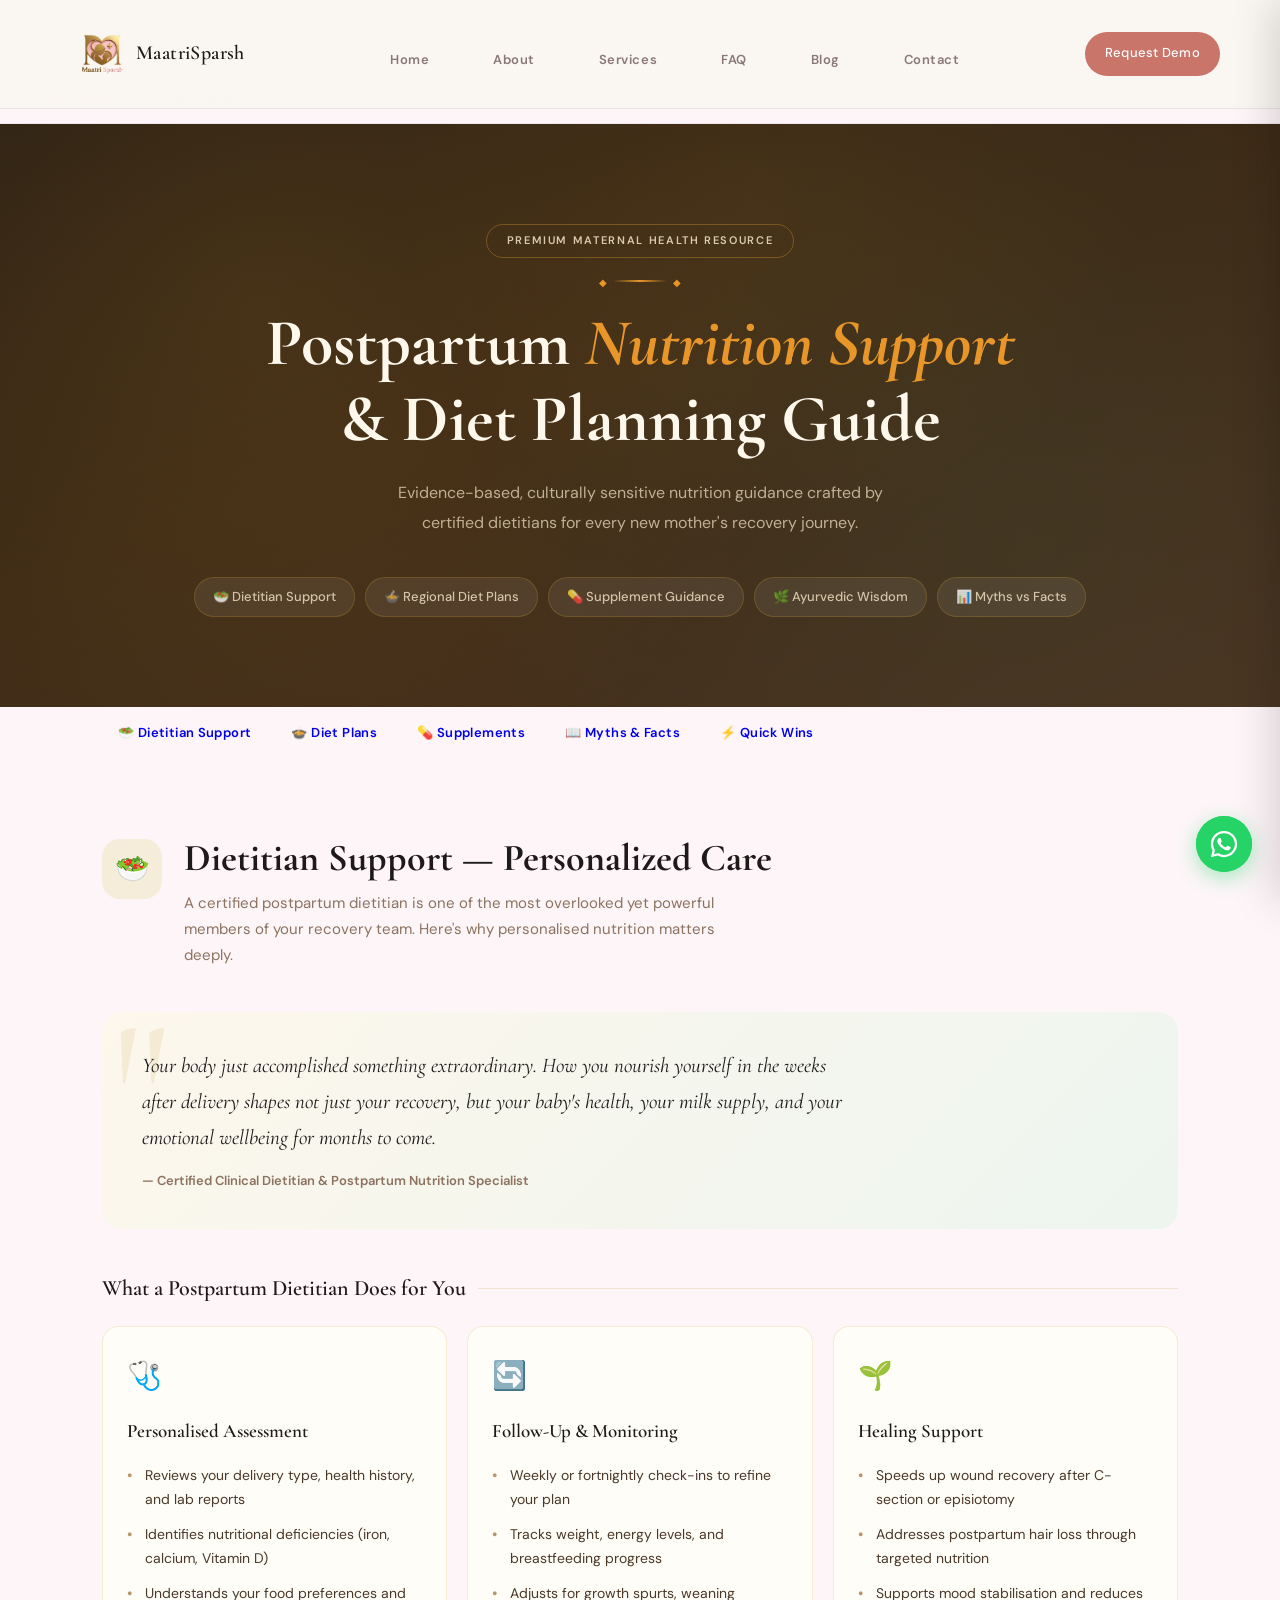
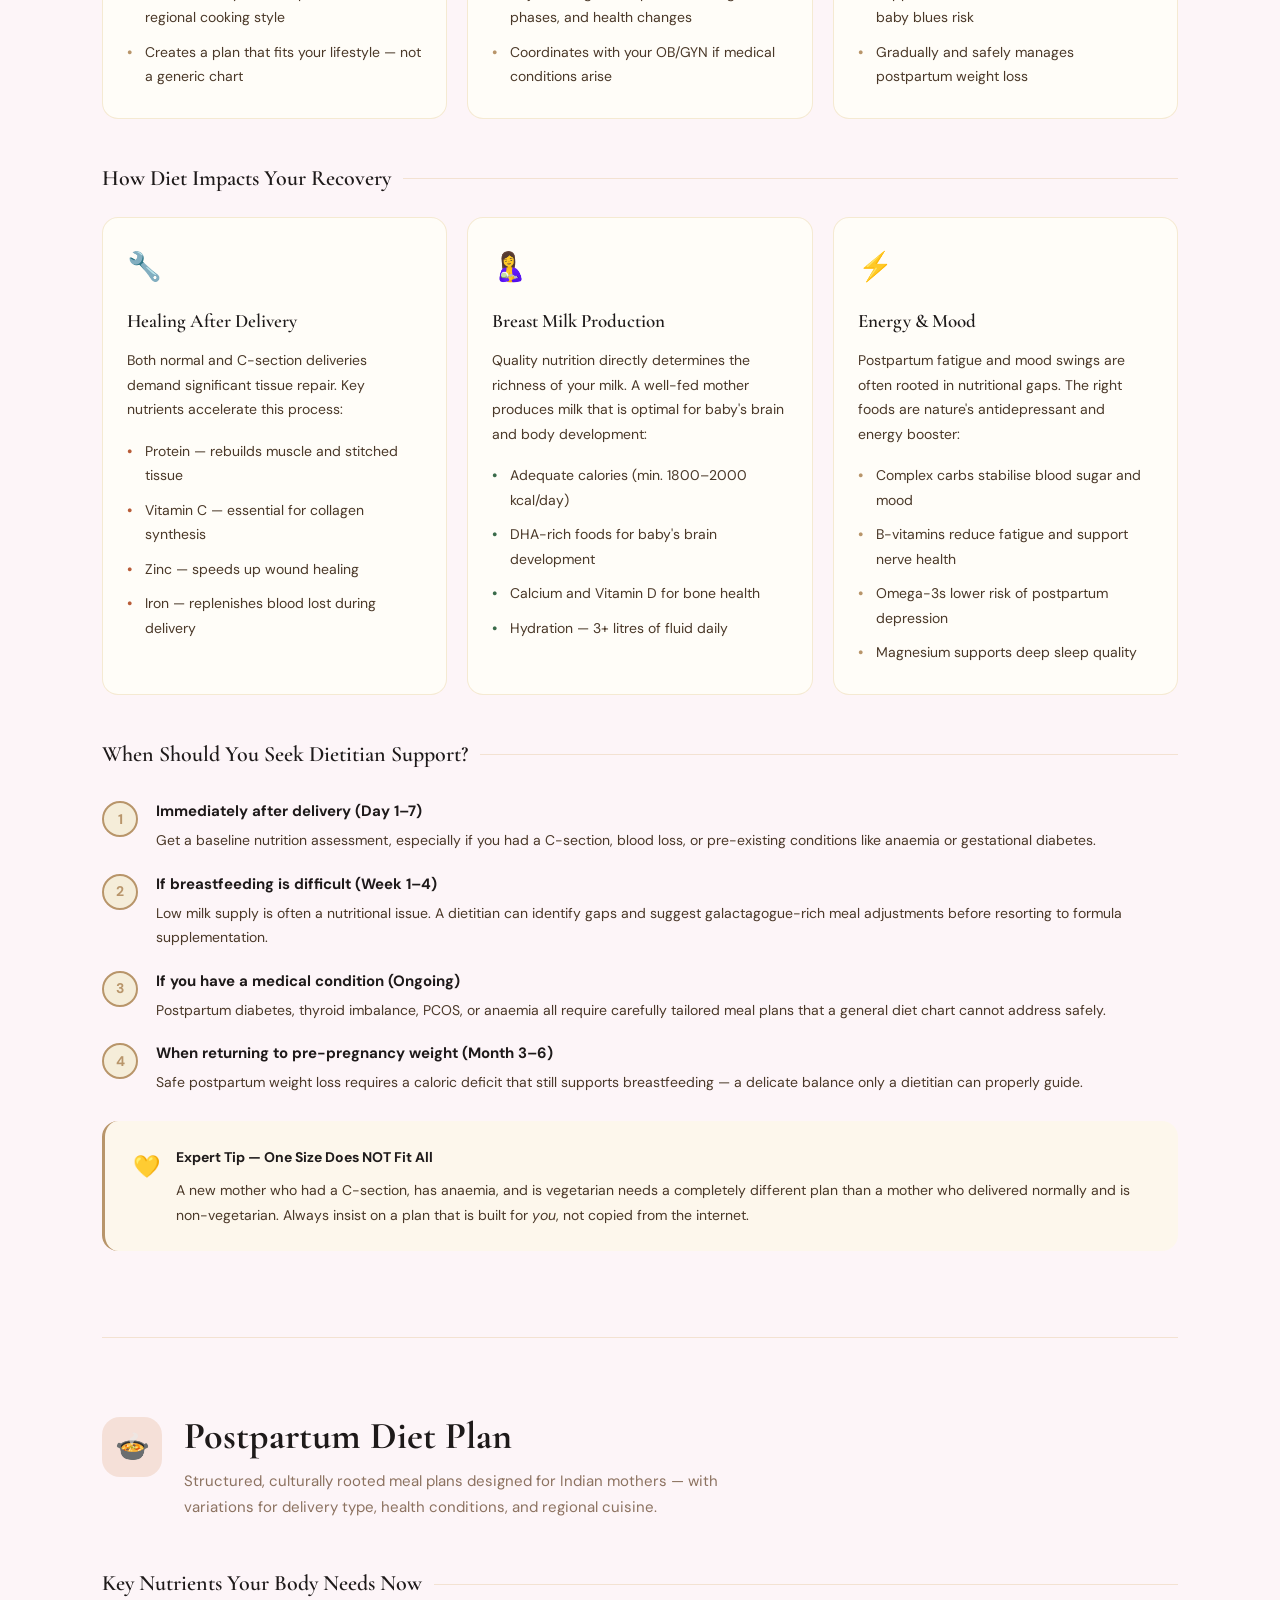
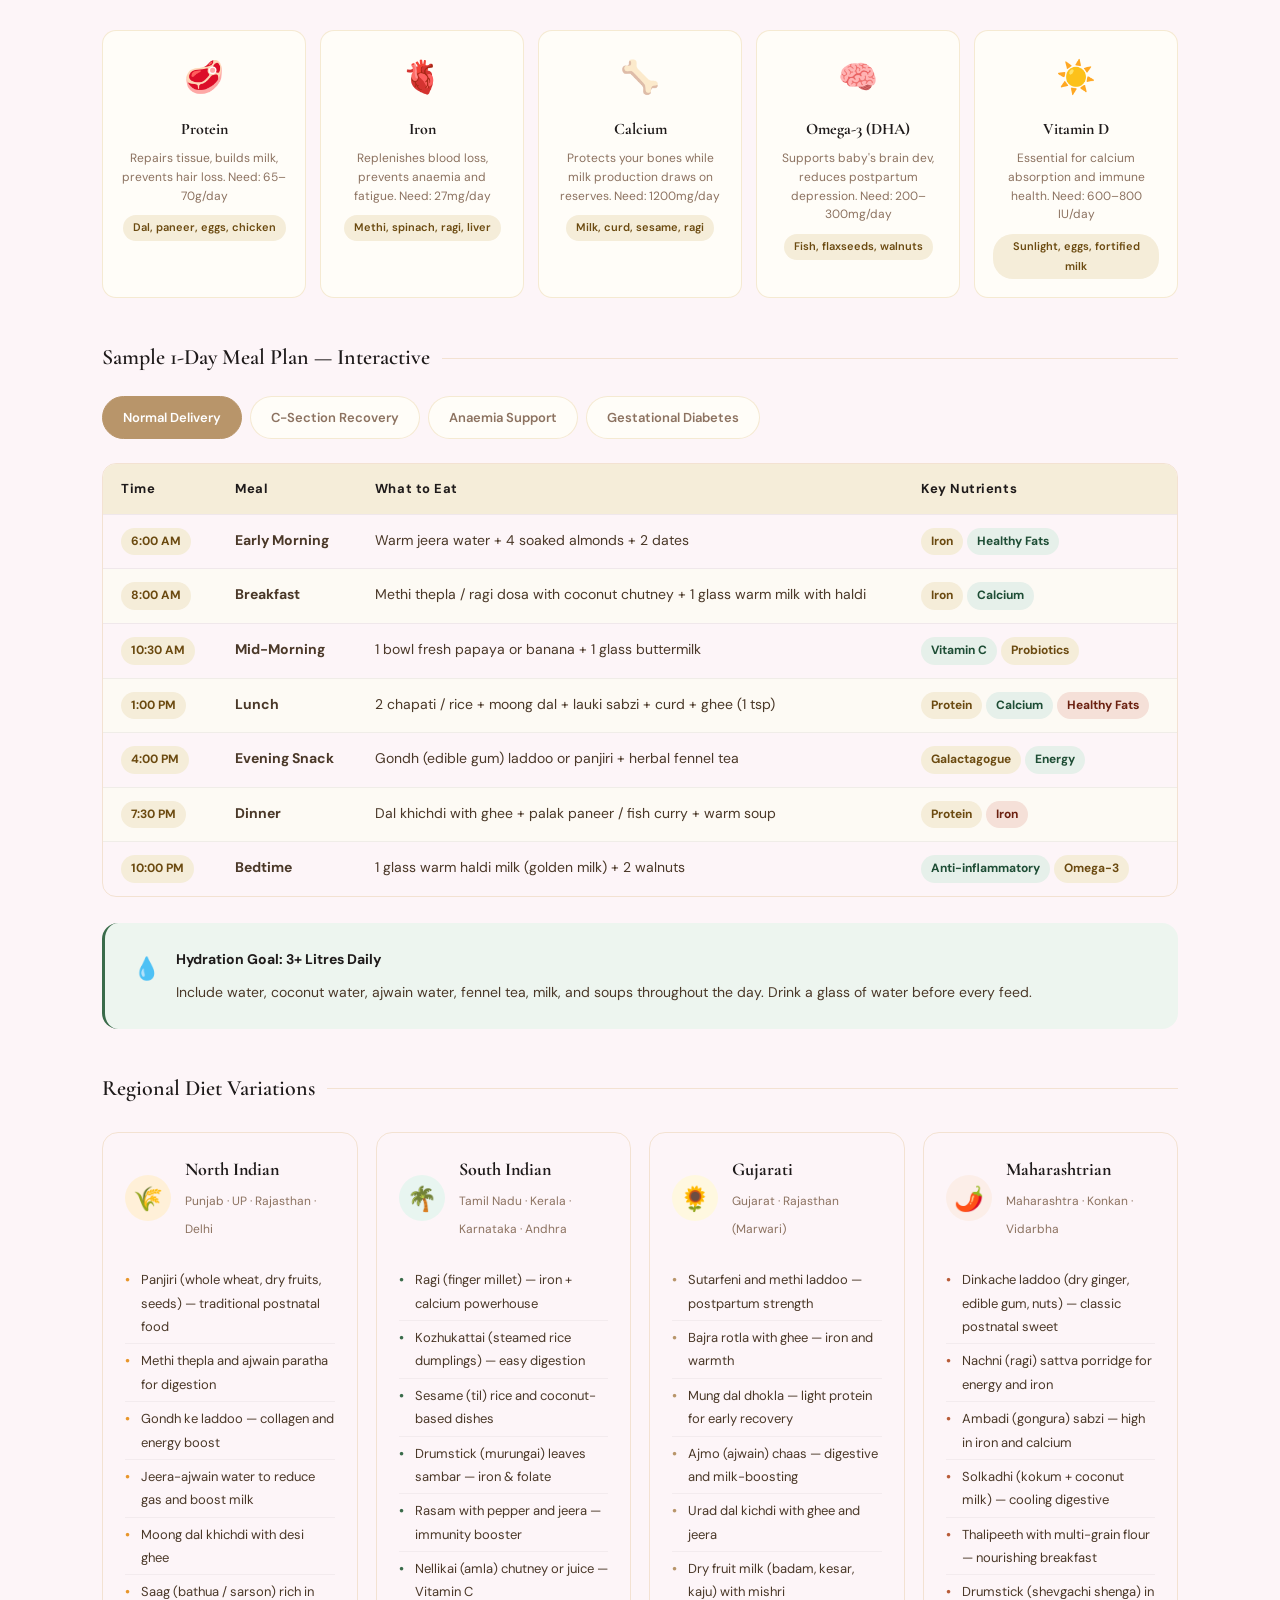
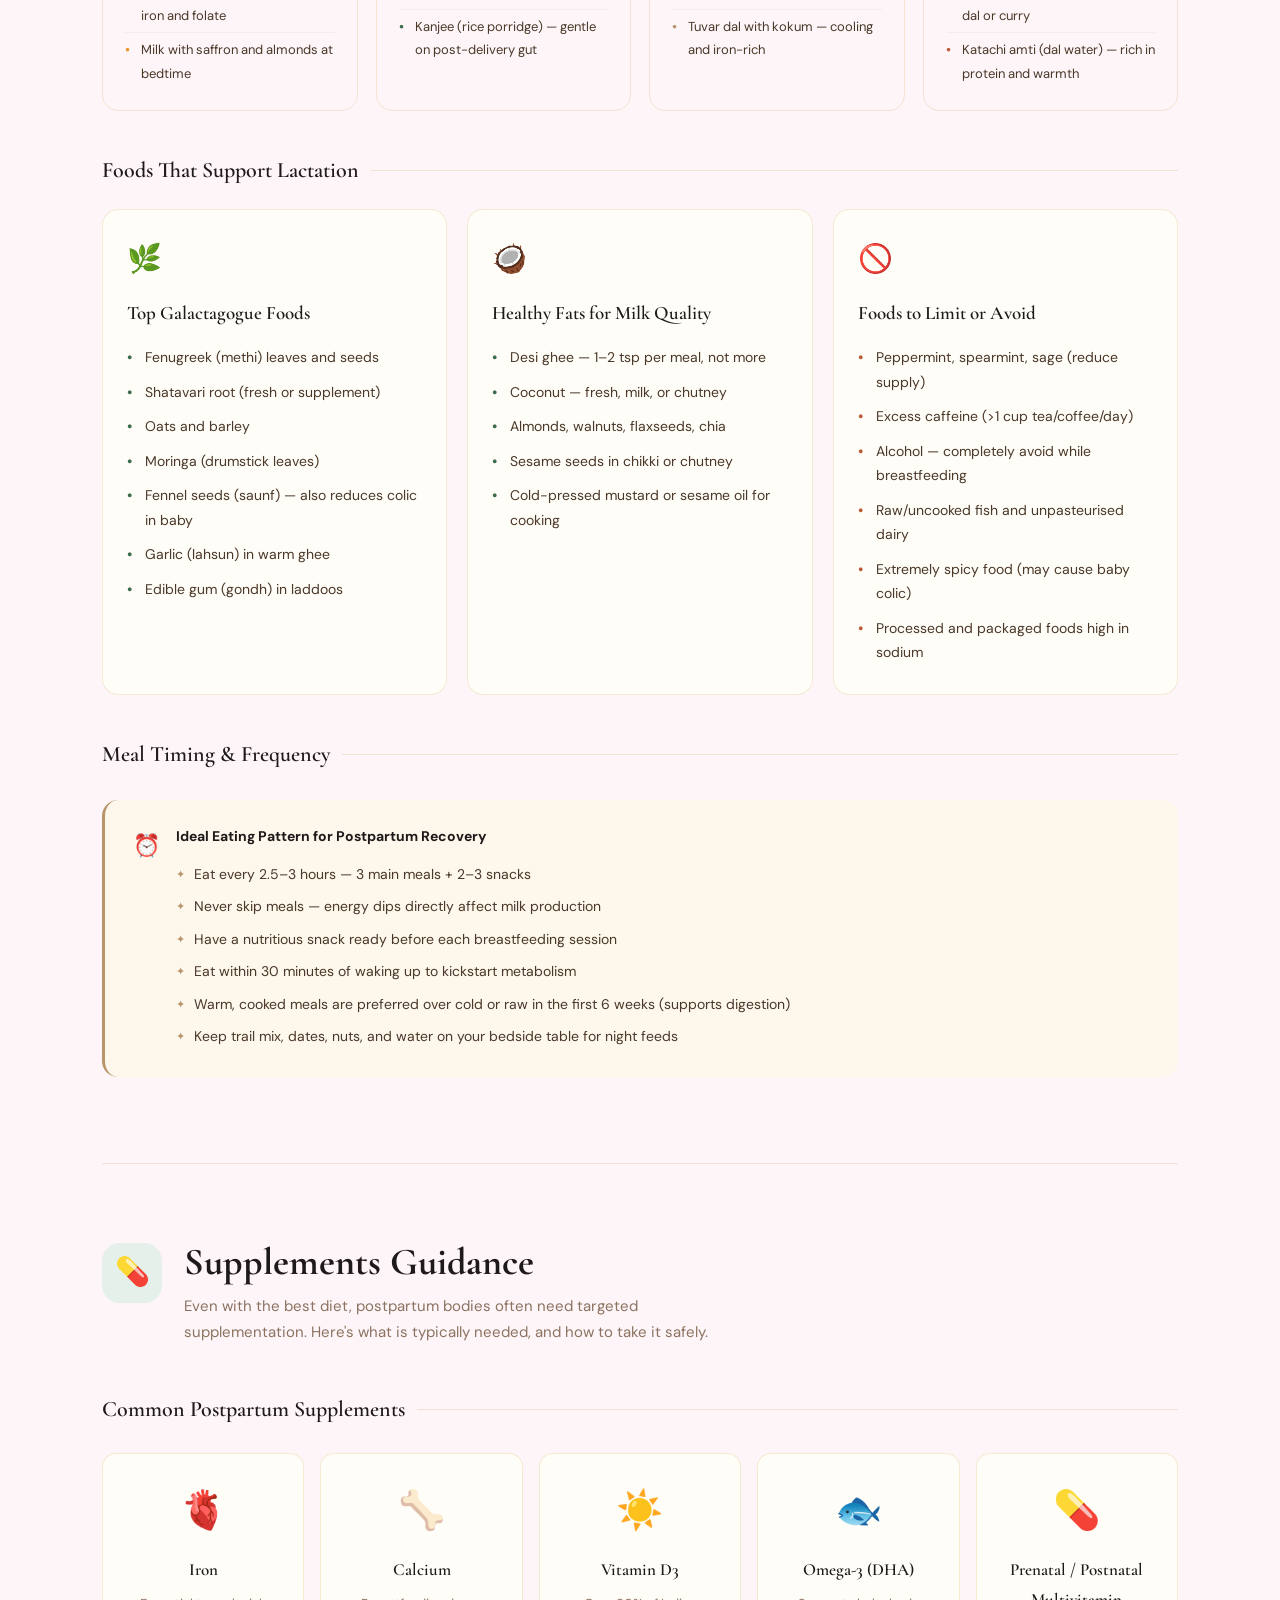
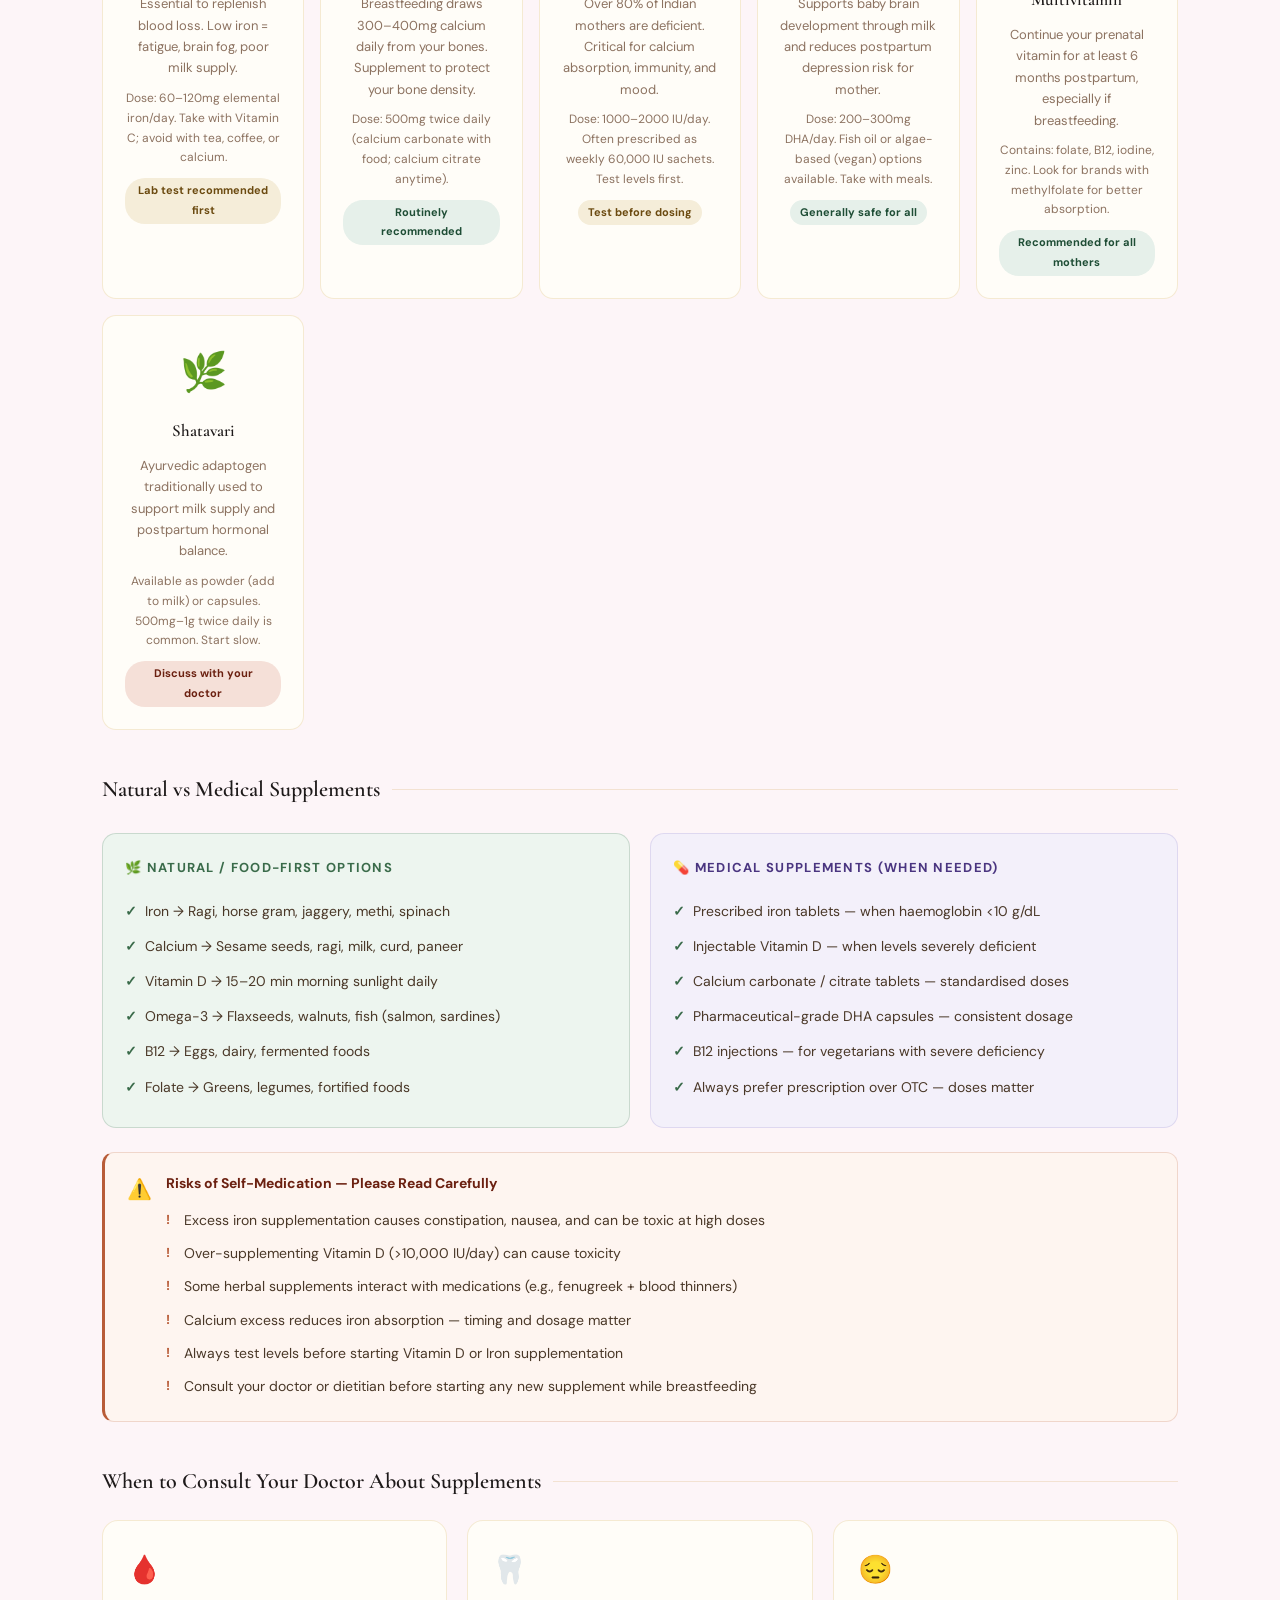
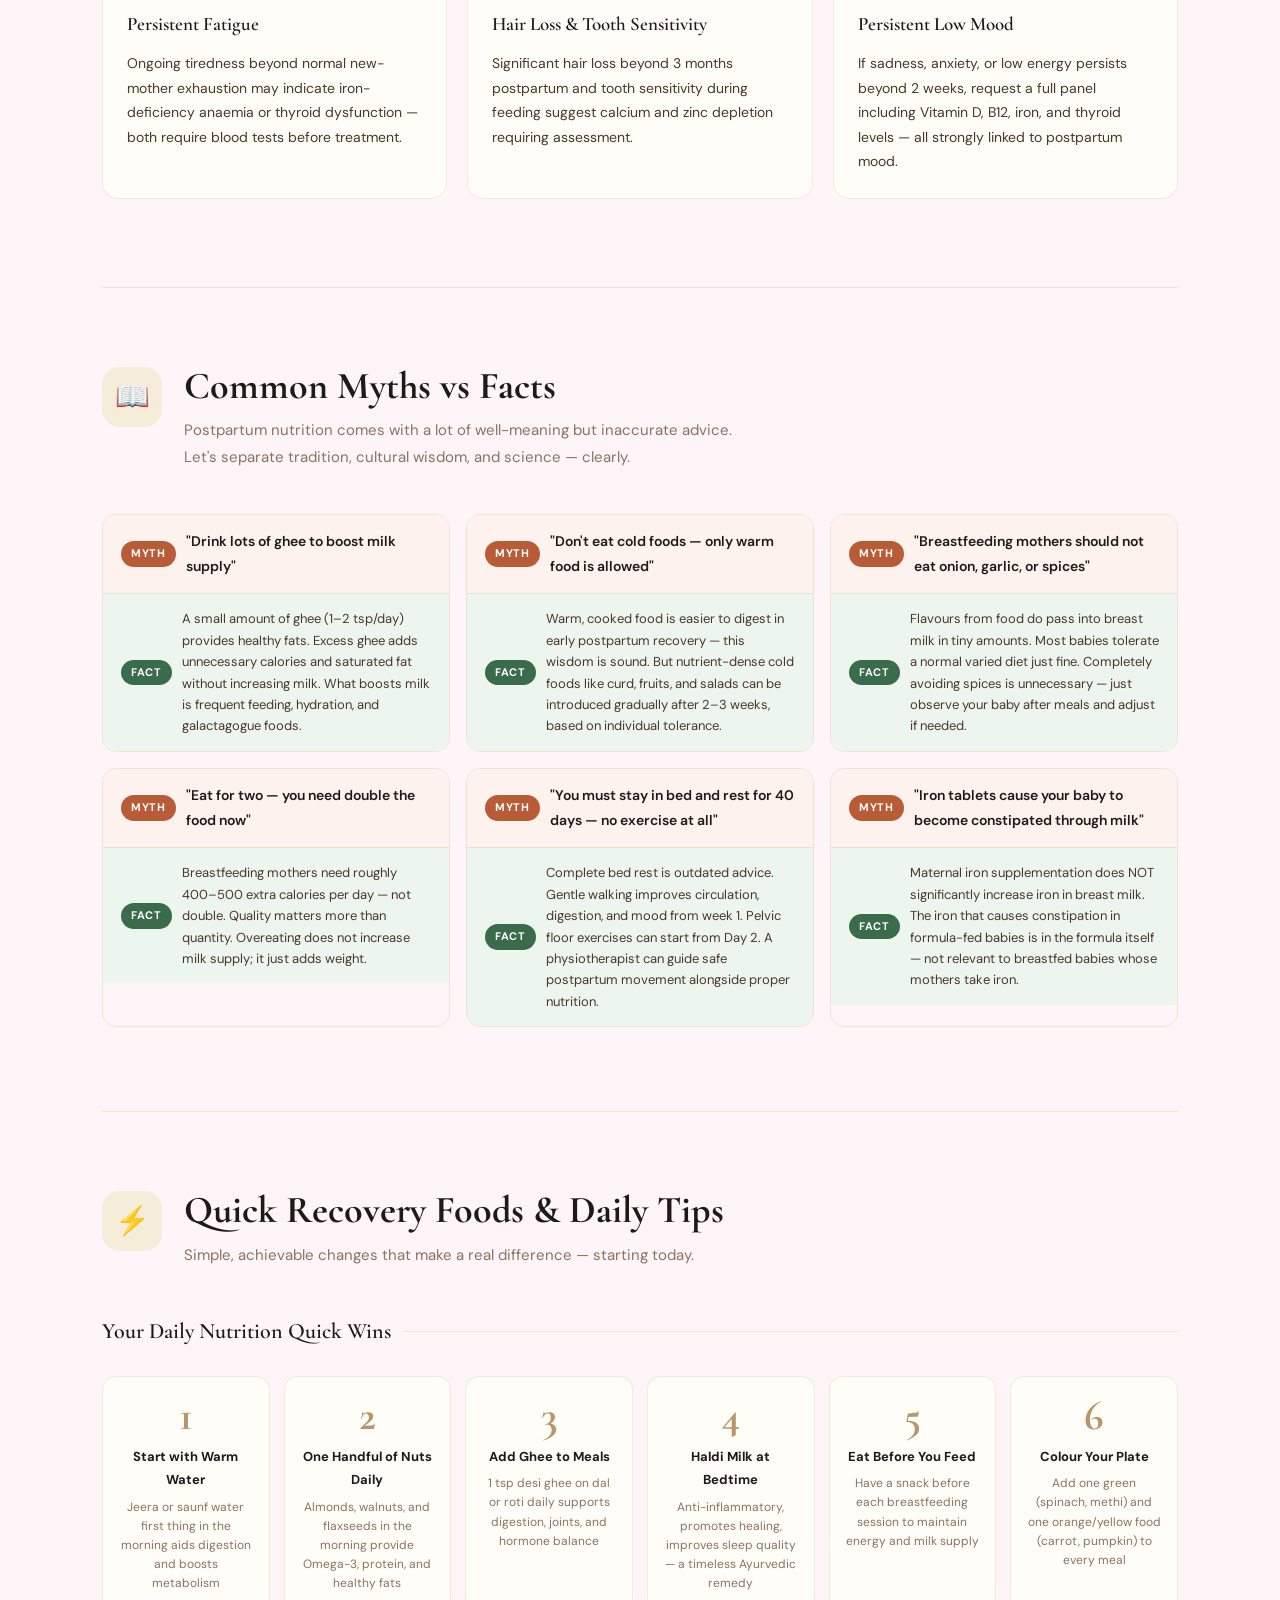
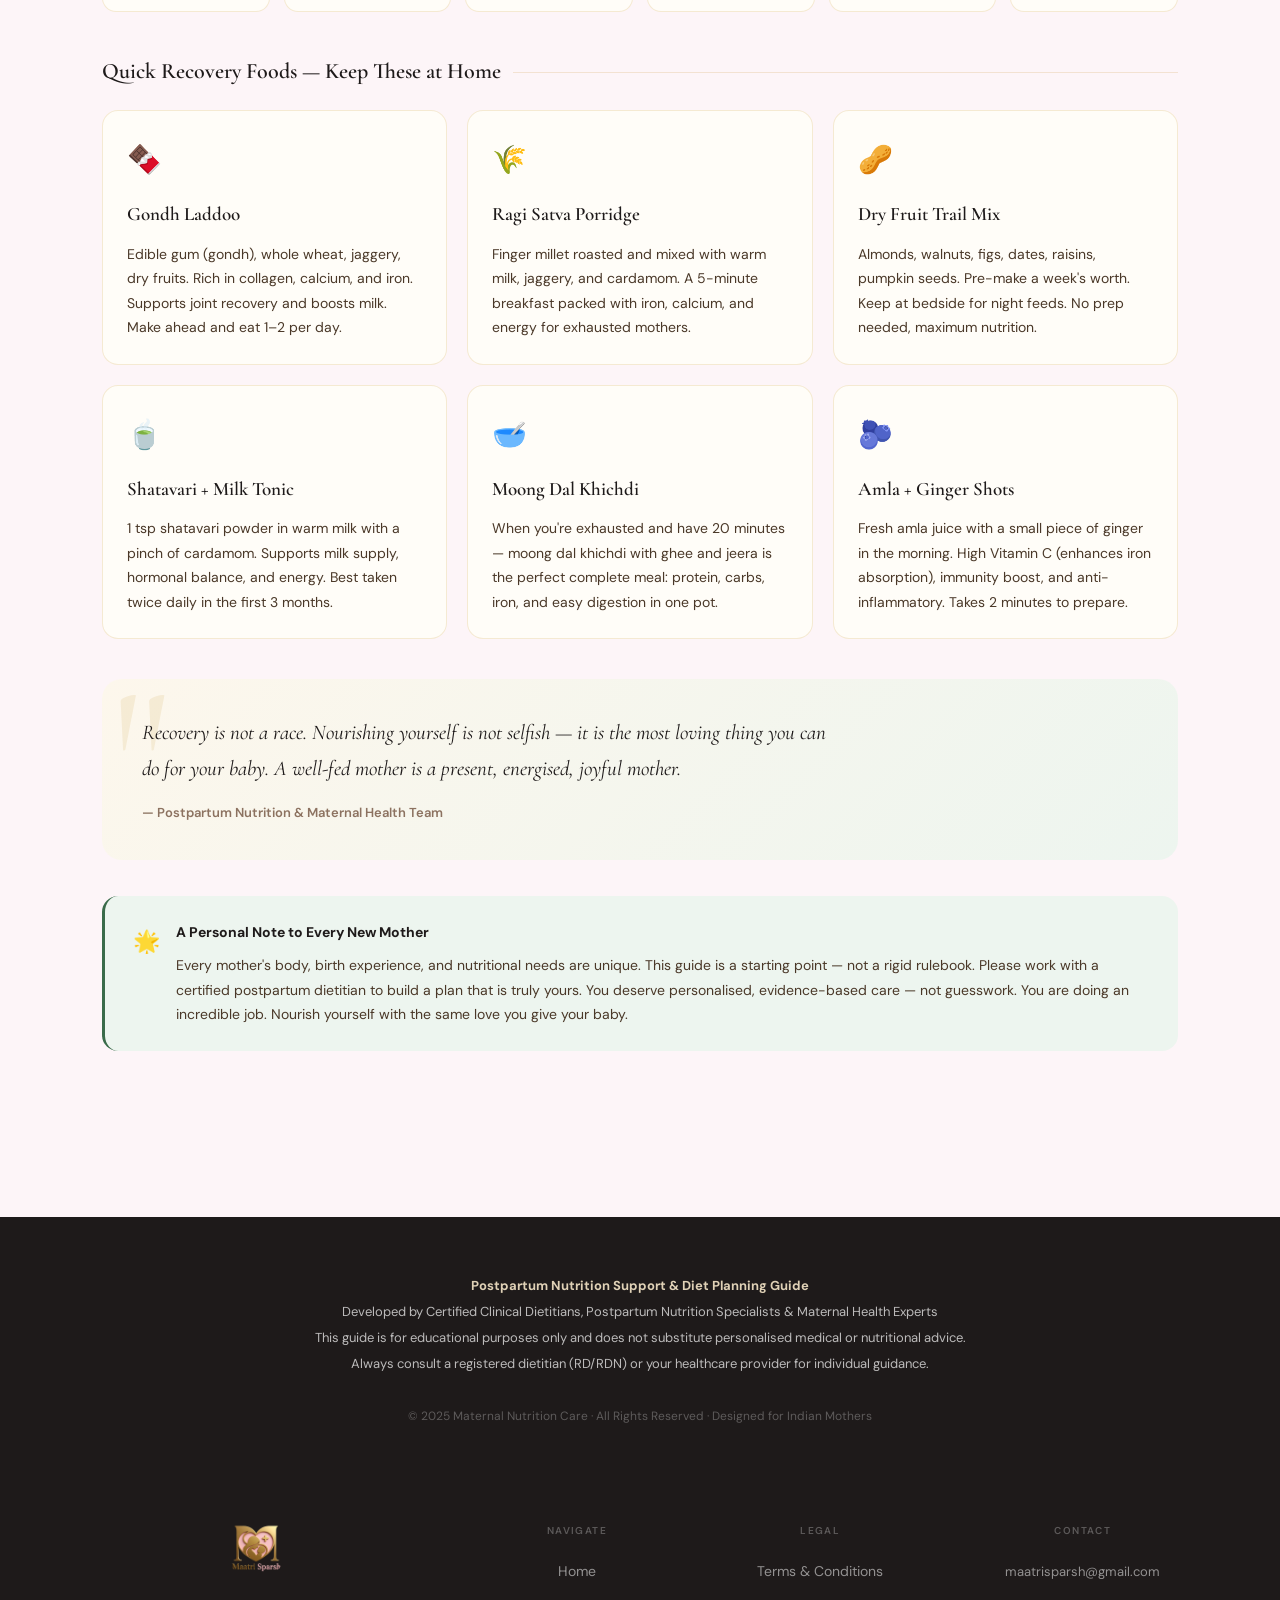
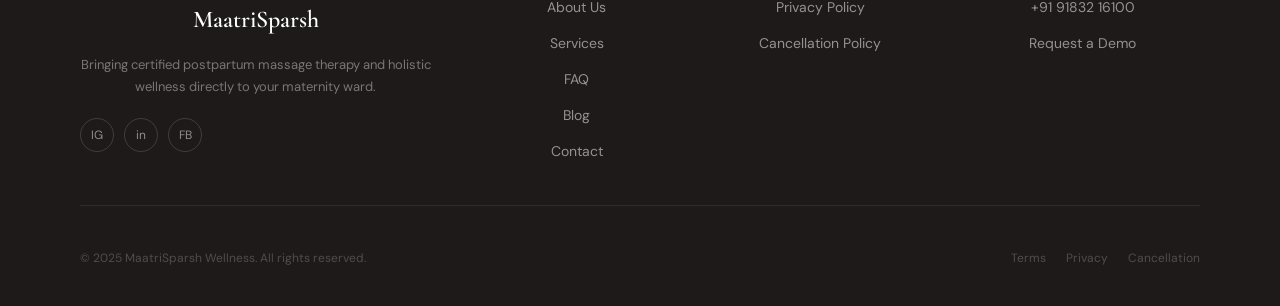
<file: postpartum-nutrition-guide.html>
<!DOCTYPE html>
<html lang="en">
<head>
<meta charset="UTF-8">
<meta name="viewport" content="width=device-width, initial-scale=1.0">
<meta name="description" content="Complete evidence-based guide to postpartum nutrition for Indian mothers. Meal plans, Indian superfoods, supplements, and myths debunked.">
<meta name="keywords" content="postpartum nutrition India, new mother diet, breastfeeding diet, postpartum recovery food, lactation diet plan">
<meta property="og:title" content="Postpartum Nutrition & Diet Planning Guide — MaatriSparsh">
<meta property="og:description" content="Complete evidence-based guide to postpartum nutrition for Indian mothers. Meal plans, Indian superfoods, supplements, and myths debunked.">
<meta property="og:type" content="article">
<meta name="twitter:card" content="summary_large_image">

<title>Postpartum Nutrition & Diet Planning Guide — MaatriSparsh</title>
<link href="https://fonts.googleapis.com/css2?family=Cormorant+Garamond:ital,wght@0,400;0,600;0,700;1,400;1,600&family=Nunito:wght@300;400;500;600;700&display=swap" rel="stylesheet">
<style>

:root {
  --gold:       #C8922A;
  --gold-light: #F5E6C8;
  --gold-pale:  #FDF7EC;
  --terra:      #B85C38;
  --terra-light:#F5E0D8;
  --terra-pale: #FDF2EE;
  --green:      #3A6B4A;
  --green-light:#C8E0CF;
  --green-pale: #EDF5EF;
  --saffron:    #E8962A;
  --ink:        #2A1F14;
  --body:       #4A3828;
  --muted:      #8C7260;
  --line:       rgba(200,146,42,0.18);
  --white:      #FFFDF8;
  --cream:      #FBF6EE;
}

*{margin:0;padding:0;box-sizing:border-box;}
html{scroll-behavior:smooth;}

body{
  font-family:'Nunito',sans-serif;
  background:var(--white);
  color:var(--body);
  line-height:1.8;
}

/* ── HERO ── */
.hero{
  background: linear-gradient(160deg,#2A1F14 0%,#3D2A16 45%,#4A3220 100%);
  padding:100px 40px 90px;
  text-align:center;
  position:relative;
  overflow:hidden;
}
.hero-pattern{
  position:absolute;inset:0;
  background-image:
    radial-gradient(circle at 20% 30%, rgba(200,146,42,0.12) 0%, transparent 50%),
    radial-gradient(circle at 80% 70%, rgba(58,107,74,0.14) 0%, transparent 50%),
    radial-gradient(circle at 60% 10%, rgba(232,150,42,0.08) 0%, transparent 40%);
}
.hero-ornament{
  display:block;
  margin:0 auto 24px;
  width:54px; height:2px;
  background:linear-gradient(90deg,transparent,var(--saffron),transparent);
  position:relative;z-index:1;
}
.hero-ornament::before,.hero-ornament::after{
  content:'◆';
  position:absolute;
  color:var(--saffron);
  font-size:10px;
  top:-6px;
}
.hero-ornament::before{left:-14px;}
.hero-ornament::after{right:-14px;}

.hero-badge{
  display:inline-block;
  border:1px solid rgba(200,146,42,0.4);
  color:rgba(245,230,200,0.85);
  font-size:11px;
  font-weight:600;
  letter-spacing:0.15em;
  text-transform:uppercase;
  padding:6px 20px;
  border-radius:30px;
  margin-bottom:22px;
  position:relative;z-index:1;
}
.hero h1{
  font-family:'Cormorant Garamond',serif;
  font-size:clamp(38px,5.5vw,66px);
  color:#FDF7EC;
  font-weight:700;
  line-height:1.15;
  max-width:780px;
  margin:0 auto 20px;
  position:relative;z-index:1;
}
.hero h1 em{
  color:var(--saffron);
  font-style:italic;
}
.hero-sub{
  font-size:16px;
  color:rgba(245,230,200,0.7);
  max-width:520px;
  margin:0 auto 40px;
  position:relative;z-index:1;
  line-height:1.85;
}
.hero-pills{
  display:flex;flex-wrap:wrap;gap:10px;
  justify-content:center;
  position:relative;z-index:1;
}
.hero-pill{
  background:rgba(255,255,255,0.07);
  border:1px solid rgba(200,146,42,0.25);
  border-radius:30px;
  padding:7px 18px;
  font-size:13px;
  color:rgba(245,230,200,0.8);
  font-weight:500;
}

/* ── STICKY NAV ── */
nav{
  background:var(--ink);
  border-bottom:1px solid rgba(200,146,42,0.2);
  position:sticky;top:0;z-index:100;
  overflow-x:auto;
}
.nav-inner{
  display:flex;
  max-width:1140px;
  margin:0 auto;
  padding:0 28px;
}
nav a{
  display:block;
  padding:15px 20px;
  font-size:13px;
  font-weight:600;
  color:rgba(245,230,200,0.6);
  text-decoration:none;
  white-space:nowrap;
  border-bottom:2px solid transparent;
  transition:all 0.2s;
  letter-spacing:0.03em;
}
nav a:hover{
  color:var(--saffron);
  border-bottom-color:var(--saffron);
}

/* ── PAGE WRAPPER ── */
.page{max-width:1140px;margin:0 auto;padding:0 32px 80px;}

/* ── SECTION ── */
.section{
  padding:76px 0 60px;
  border-bottom:1px solid var(--line);
}
.section:last-child{border-bottom:none;}

.section-header{
  display:flex;align-items:flex-start;gap:22px;
  margin-bottom:44px;
}
.s-icon{
  width:60px;height:60px;
  border-radius:18px;
  display:flex;align-items:center;justify-content:center;
  font-size:28px;
  flex-shrink:0;margin-top:3px;
}
.icon-gold{background:var(--gold-light);}
.icon-terra{background:var(--terra-light);}
.icon-green{background:var(--green-light);}

.s-title h2{
  font-family:'Cormorant Garamond',serif;
  font-size:clamp(28px,3.5vw,38px);
  color:var(--ink);
  font-weight:700;
  line-height:1.2;
  margin-bottom:8px;
}
.s-title p{
  font-size:15px;
  color:var(--muted);
  max-width:580px;
  line-height:1.75;
}

/* ── DIVIDER ── */
.sub-h{
  font-family:'Cormorant Garamond',serif;
  font-size:22px;
  font-weight:600;
  color:var(--ink);
  margin:40px 0 18px;
  display:flex;align-items:center;gap:12px;
}
.sub-h::after{
  content:'';flex:1;height:1px;
  background:var(--line);
}

/* ── CARD GRID ── */
.cards{
  display:grid;
  grid-template-columns:repeat(auto-fit,minmax(260px,1fr));
  gap:20px;
  margin-bottom:28px;
}
.card{
  background:var(--white);
  border:1px solid var(--line);
  border-radius:16px;
  padding:24px;
  transition:transform 0.2s,box-shadow 0.2s;
}
.card:hover{
  transform:translateY(-3px);
  box-shadow:0 8px 30px rgba(42,31,20,0.08);
}
.card-em{font-size:28px;margin-bottom:12px;display:block;}
.card h3{
  font-family:'Cormorant Garamond',serif;
  font-size:19px;color:var(--ink);
  margin-bottom:10px;font-weight:600;
}
.card p,.card li{font-size:14px;color:var(--body);line-height:1.75;}
.card ul{list-style:none;padding:0;}
.card li{padding:5px 0 5px 18px;position:relative;}
.card li::before{content:'•';color:var(--gold);position:absolute;left:0;font-weight:700;}
.card.terra li::before{color:var(--terra);}
.card.green li::before{color:var(--green);}

/* ── HIGHLIGHT BOX ── */
.hbox{
  border-radius:16px;
  padding:24px 28px;
  margin:26px 0;
  display:flex;gap:16px;align-items:flex-start;
}
.hbox.gold{background:var(--gold-pale);border-left:3px solid var(--gold);}
.hbox.terra{background:var(--terra-pale);border-left:3px solid var(--terra);}
.hbox.green{background:var(--green-pale);border-left:3px solid var(--green);}
.hbox-icon{font-size:22px;flex-shrink:0;margin-top:2px;}
.hbox-body strong{
  display:block;font-size:14px;font-weight:700;
  color:var(--ink);margin-bottom:8px;
}
.hbox-body p,.hbox-body li{font-size:14px;color:var(--body);line-height:1.75;}
.hbox-body ul{list-style:none;padding:0;margin-top:8px;}
.hbox-body li{padding:4px 0 4px 18px;position:relative;}
.hbox.gold .hbox-body li::before{content:'✦';color:var(--gold);position:absolute;left:0;font-size:11px;top:7px;}
.hbox.terra .hbox-body li::before{content:'✦';color:var(--terra);position:absolute;left:0;font-size:11px;top:7px;}
.hbox.green .hbox-body li::before{content:'✦';color:var(--green);position:absolute;left:0;font-size:11px;top:7px;}

/* ── DO / DON'T ── */
.dd{display:grid;grid-template-columns:1fr 1fr;gap:20px;margin:24px 0;}
@media(max-width:600px){.dd{grid-template-columns:1fr;}}
.do-box,.dn-box{border-radius:14px;padding:22px;}
.do-box{background:var(--green-pale);border:1px solid rgba(58,107,74,0.2);}
.dn-box{background:var(--terra-pale);border:1px solid rgba(184,92,56,0.2);}
.do-box h4,.dn-box h4{
  font-size:13px;font-weight:700;
  letter-spacing:0.1em;text-transform:uppercase;
  margin-bottom:14px;
  display:flex;align-items:center;gap:8px;
}
.do-box h4{color:var(--green);}
.dn-box h4{color:var(--terra);}
.do-box ul,.dn-box ul{list-style:none;padding:0;}
.do-box li,.dn-box li{font-size:14px;color:var(--body);padding:5px 0 5px 20px;position:relative;}
.do-box li::before{content:'✓';color:var(--green);position:absolute;left:0;font-weight:700;}
.dn-box li::before{content:'✗';color:var(--terra);position:absolute;left:0;font-weight:700;}

/* ── MEAL PLAN TABS ── */
.tab-bar{
  display:flex;flex-wrap:wrap;gap:8px;
  margin-bottom:24px;
}
.tab{
  padding:9px 20px;
  border-radius:30px;
  border:1px solid var(--line);
  font-size:13px;font-weight:600;
  cursor:pointer;
  color:var(--muted);
  background:var(--white);
  transition:all 0.18s;
}
.tab:hover,.tab.active{
  background:var(--gold);
  color:white;
  border-color:var(--gold);
}

.meal-plan{display:none;}
.meal-plan.active{display:block;}

.meal-table-wrap{
  overflow-x:auto;
  border-radius:14px;
  border:1px solid var(--line);
  margin-bottom:20px;
}
.meal-table{
  width:100%;border-collapse:collapse;
  font-size:14px;min-width:580px;
}
.meal-table thead{background:var(--gold-light);}
.meal-table th{
  padding:13px 18px;text-align:left;
  font-weight:700;color:var(--ink);
  font-size:13px;letter-spacing:0.04em;
}
.meal-table td{
  padding:13px 18px;
  border-top:1px solid rgba(0,0,0,0.05);
  color:var(--body);
  vertical-align:top;
}
.meal-table tr:nth-child(even) td{background:#FDFAF4;}
.meal-table tr:hover td{background:var(--gold-pale);transition:background 0.15s;}
.time-badge{
  display:inline-block;
  background:var(--gold-light);
  color:#6B4A10;
  font-size:12px;font-weight:700;
  padding:3px 10px;border-radius:20px;
  white-space:nowrap;
}

/* ── REGIONAL CARDS ── */
.region-grid{
  display:grid;
  grid-template-columns:repeat(auto-fit,minmax(240px,1fr));
  gap:18px;
  margin:24px 0;
}
.region-card{
  border-radius:16px;
  overflow:hidden;
  border:1px solid var(--line);
}
.region-header{
  padding:20px 22px 16px;
  display:flex;align-items:center;gap:14px;
}
.region-flag{
  width:46px;height:46px;border-radius:50%;
  display:flex;align-items:center;justify-content:center;
  font-size:24px;flex-shrink:0;
}
.rn .region-flag{background:#FFF0D8;}
.rs .region-flag{background:#E8F5F0;}
.rg .region-flag{background:#FFF8E0;}
.rm .region-flag{background:#FCEEE8;}

.region-header h4{
  font-family:'Cormorant Garamond',serif;
  font-size:18px;font-weight:700;color:var(--ink);
}
.region-header span{font-size:12px;color:var(--muted);}
.region-body{padding:4px 22px 20px;}
.region-body ul{list-style:none;padding:0;}
.region-body li{
  font-size:13px;color:var(--body);
  padding:5px 0 5px 16px;position:relative;
  border-bottom:1px solid rgba(0,0,0,0.04);
}
.region-body li:last-child{border-bottom:none;}
.rn .region-body li::before{content:'•';color:var(--saffron);position:absolute;left:0;font-weight:700;}
.rs .region-body li::before{content:'•';color:var(--green);position:absolute;left:0;font-weight:700;}
.rg .region-body li::before{content:'•';color:var(--gold);position:absolute;left:0;font-weight:700;}
.rm .region-body li::before{content:'•';color:var(--terra);position:absolute;left:0;font-weight:700;}

/* ── NUTRIENT STRIP ── */
.nutrient-strip{
  display:grid;
  grid-template-columns:repeat(auto-fit,minmax(180px,1fr));
  gap:14px;margin:26px 0;
}
.nutrient{
  background:var(--white);
  border:1px solid var(--line);
  border-radius:14px;
  padding:18px;
  text-align:center;
}
.n-emoji{font-size:32px;margin-bottom:8px;display:block;}
.n-name{
  font-family:'Cormorant Garamond',serif;
  font-size:16px;font-weight:700;color:var(--ink);
  margin-bottom:6px;
}
.n-desc{font-size:12px;color:var(--muted);line-height:1.55;}
.n-source{
  display:inline-block;margin-top:10px;
  background:var(--gold-light);color:#6B4A10;
  font-size:11px;font-weight:600;
  padding:3px 10px;border-radius:20px;
}

/* ── SUPPLEMENT CARDS ── */
.supp-grid{
  display:grid;
  grid-template-columns:repeat(auto-fit,minmax(200px,1fr));
  gap:16px;margin:24px 0;
}
.supp-card{
  background:var(--white);
  border:1px solid var(--line);
  border-radius:14px;
  padding:22px;text-align:center;
}
.supp-icon{font-size:38px;margin-bottom:10px;display:block;}
.supp-card h4{
  font-family:'Cormorant Garamond',serif;
  font-size:17px;color:var(--ink);
  margin-bottom:8px;font-weight:600;
}
.supp-card p{font-size:13px;color:var(--muted);line-height:1.65;}
.supp-tag{
  display:inline-block;margin-top:10px;
  font-size:11px;font-weight:700;
  padding:3px 10px;border-radius:20px;
}
.s-safe{background:var(--green-light);color:#1E4D35;}
.s-consult{background:var(--gold-light);color:#6B4A10;}
.s-monitor{background:var(--terra-light);color:#6B2010;}

/* ── MYTH/FACT ── */
.myth-grid{
  display:grid;
  grid-template-columns:repeat(auto-fit,minmax(300px,1fr));
  gap:16px;margin:24px 0;
}
.myth-item{
  border-radius:14px;
  overflow:hidden;
  border:1px solid var(--line);
}
.myth-head{
  display:flex;align-items:center;gap:10px;
  padding:14px 18px;
  background:var(--terra-pale);
}
.myth-head span{
  background:var(--terra);color:white;
  font-size:11px;font-weight:700;
  padding:3px 10px;border-radius:20px;
  letter-spacing:0.06em;
}
.myth-head p{font-size:14px;font-weight:600;color:var(--ink);}
.fact-head{
  display:flex;align-items:center;gap:10px;
  padding:14px 18px;
  background:var(--green-pale);
  border-top:1px solid var(--line);
}
.fact-head span{
  background:var(--green);color:white;
  font-size:11px;font-weight:700;
  padding:3px 10px;border-radius:20px;
  letter-spacing:0.06em;
}
.fact-head p{font-size:13px;color:var(--body);line-height:1.65;}

/* ── ALERT ── */
.alert-box{
  background:#FEF5F0;
  border:1px solid rgba(184,92,56,0.2);
  border-left:3px solid var(--terra);
  border-radius:12px;
  padding:18px 22px;margin:24px 0;
  display:flex;gap:14px;align-items:flex-start;
}
.alert-icon{font-size:20px;flex-shrink:0;}
.alert-body strong{display:block;font-size:14px;font-weight:700;color:#6B2010;margin-bottom:8px;}
.alert-body ul{list-style:none;padding:0;}
.alert-body li{font-size:14px;color:var(--body);padding:4px 0 4px 18px;position:relative;}
.alert-body li::before{content:'!';color:var(--terra);position:absolute;left:0;font-weight:700;font-size:13px;}

/* ── PULLQUOTE ── */
.pullquote{
  background:linear-gradient(135deg,var(--gold-pale),var(--green-pale));
  border-radius:20px;
  padding:36px 40px;
  margin:36px 0;
  position:relative;overflow:hidden;
}
.pullquote::before{
  content:'"';
  font-family:'Cormorant Garamond',serif;
  font-size:200px;
  color:rgba(200,146,42,0.12);
  position:absolute;top:-20px;left:10px;
  line-height:1;
}
.pullquote p{
  font-family:'Cormorant Garamond',serif;
  font-size:21px;font-style:italic;
  color:var(--ink);line-height:1.7;
  position:relative;z-index:1;max-width:700px;
}
.pullquote cite{
  display:block;margin-top:14px;
  font-size:13px;font-style:normal;
  font-weight:600;color:var(--muted);
  position:relative;z-index:1;
}

/* ── QUICK WINS ── */
.wins{
  display:grid;
  grid-template-columns:repeat(auto-fit,minmax(160px,1fr));
  gap:14px;margin:24px 0;
}
.win{
  background:var(--white);
  border:1px solid var(--line);
  border-radius:14px;
  padding:18px 16px;
  text-align:center;
}
.win-num{
  font-family:'Cormorant Garamond',serif;
  font-size:42px;font-weight:700;
  color:var(--gold);line-height:1;
  margin-bottom:8px;
}
.win h4{font-size:13px;font-weight:700;color:var(--ink);margin-bottom:6px;}
.win p{font-size:12px;color:var(--muted);line-height:1.6;}

/* ── BADGE ── */
.badge{
  display:inline-block;
  font-size:12px;font-weight:700;
  padding:3px 10px;border-radius:20px;
}
.b-gold{background:var(--gold-light);color:#6B4A10;}
.b-green{background:var(--green-light);color:#1E4D35;}
.b-terra{background:var(--terra-light);color:#6B2010;}

/* ── TIMELINE ── */
.timeline{margin:24px 0;}
.tl-item{
  display:flex;gap:18px;
  margin-bottom:18px;
  align-items:flex-start;
}
.tl-dot{
  width:36px;height:36px;
  border-radius:50%;
  background:var(--gold-light);
  border:2px solid var(--gold);
  display:flex;align-items:center;justify-content:center;
  font-size:14px;font-weight:700;color:var(--gold);
  flex-shrink:0;margin-top:3px;
}
.tl-content h4{font-size:15px;font-weight:700;color:var(--ink);margin-bottom:4px;}
.tl-content p{font-size:14px;color:var(--body);line-height:1.7;}

/* ── FOOTER ── */
footer{
  background:var(--ink);
  color:rgba(245,230,200,0.55);
  text-align:center;
  padding:44px 32px;
  font-size:13px;line-height:2;
}
footer strong{color:rgba(245,230,200,0.9);}
footer a{color:var(--saffron);text-decoration:none;}

/* ── RESPONSIVE ── */
@media(max-width:768px){
  .page{padding:0 18px 60px;}
  .hero{padding:64px 22px 58px;}
  .section{padding:54px 0 42px;}
  .section-header{flex-direction:column;gap:14px;}
  .cards{grid-template-columns:1fr;}
}

/* ── FADE-IN ANIMATION ── */
@keyframes fadeUp{
  from{opacity:0;transform:translateY(24px);}
  to{opacity:1;transform:translateY(0);}
}
.section{animation:fadeUp 0.5s ease both;}
</style>
<link rel="stylesheet" href="shared.css">
<style>
.shared-guide-topbar{padding-top:76px;display:block;}</style>
<link rel="icon" type="image/svg+xml" href="favicon.svg">
<style>.guide-section-nav{position:sticky;top:76px;z-index:99;overflow-x:auto;}.guide-section-nav a{display:inline-block;padding:14px 20px;font-size:13px;font-weight:600;text-decoration:none;white-space:nowrap;border-bottom:2px solid transparent;transition:all 0.2s;letter-spacing:0.03em;}</style>
</head>
<body>
<div class="shared-guide-topbar"></div>
<div style="background:#FDF5F8;border-bottom:1px solid rgba(0,0,0,0.06);padding:12px 32px;font-size:13px;font-family:DM Sans,sans-serif;color:#8A7878;"><a href="blog.html" style="color:#C9756A;text-decoration:none;font-weight:500;">← Back to Journal</a> &nbsp;/&nbsp; MaatriSparsh Resource Guide</div>

<!-- ═══ HERO ═══ -->
<header class="hero">
  <div class="hero-pattern"></div>
  <div class="hero-badge">Premium Maternal Health Resource</div>
  <div class="hero-ornament"></div>
  <h1>Postpartum <em>Nutrition Support</em><br>& Diet Planning Guide</h1>
  <p class="hero-sub">Evidence-based, culturally sensitive nutrition guidance crafted by certified dietitians for every new mother's recovery journey.</p>
  <div class="hero-pills">
    <span class="hero-pill">🥗 Dietitian Support</span>
    <span class="hero-pill">🍲 Regional Diet Plans</span>
    <span class="hero-pill">💊 Supplement Guidance</span>
    <span class="hero-pill">🌿 Ayurvedic Wisdom</span>
    <span class="hero-pill">📊 Myths vs Facts</span>
  </div>
</header>

<!-- ═══ NAV ═══ -->
<div class="guide-section-nav">
  <div class="nav-inner">
    <a href="#dietitian">🥗 Dietitian Support</a>
    <a href="#dietplan">🍲 Diet Plans</a>
    <a href="#supplements">💊 Supplements</a>
    <a href="#myths">📖 Myths & Facts</a>
    <a href="#quickwins">⚡ Quick Wins</a>
  </div>
</nav>

<div class="page">

<!-- ═══════════════════════════════════════ -->
<!-- SECTION 1: DIETITIAN SUPPORT           -->
<!-- ═══════════════════════════════════════ -->
<section class="section" id="dietitian">
  <div class="section-header">
    <div class="s-icon icon-gold">🥗</div>
    <div class="s-title">
      <h2>Dietitian Support — Personalized Care</h2>
      <p>A certified postpartum dietitian is one of the most overlooked yet powerful members of your recovery team. Here's why personalised nutrition matters deeply.</p>
    </div>
  </div>

  <div class="pullquote">
    <p>Your body just accomplished something extraordinary. How you nourish yourself in the weeks after delivery shapes not just your recovery, but your baby's health, your milk supply, and your emotional wellbeing for months to come.</p>
    <cite>— Certified Clinical Dietitian & Postpartum Nutrition Specialist</cite>
  </div>

  <h3 class="sub-h">What a Postpartum Dietitian Does for You</h3>
  <div class="cards">
    <div class="card">
      <span class="card-em">🩺</span>
      <h3>Personalised Assessment</h3>
      <ul>
        <li>Reviews your delivery type, health history, and lab reports</li>
        <li>Identifies nutritional deficiencies (iron, calcium, Vitamin D)</li>
        <li>Understands your food preferences and regional cooking style</li>
        <li>Creates a plan that fits your lifestyle — not a generic chart</li>
      </ul>
    </div>
    <div class="card">
      <span class="card-em">🔄</span>
      <h3>Follow-Up & Monitoring</h3>
      <ul>
        <li>Weekly or fortnightly check-ins to refine your plan</li>
        <li>Tracks weight, energy levels, and breastfeeding progress</li>
        <li>Adjusts for growth spurts, weaning phases, and health changes</li>
        <li>Coordinates with your OB/GYN if medical conditions arise</li>
      </ul>
    </div>
    <div class="card">
      <span class="card-em">🌱</span>
      <h3>Healing Support</h3>
      <ul>
        <li>Speeds up wound recovery after C-section or episiotomy</li>
        <li>Addresses postpartum hair loss through targeted nutrition</li>
        <li>Supports mood stabilisation and reduces baby blues risk</li>
        <li>Gradually and safely manages postpartum weight loss</li>
      </ul>
    </div>
  </div>

  <h3 class="sub-h">How Diet Impacts Your Recovery</h3>
  <div class="cards">
    <div class="card terra">
      <span class="card-em">🔧</span>
      <h3>Healing After Delivery</h3>
      <p style="margin-bottom:12px;">Both normal and C-section deliveries demand significant tissue repair. Key nutrients accelerate this process:</p>
      <ul>
        <li>Protein — rebuilds muscle and stitched tissue</li>
        <li>Vitamin C — essential for collagen synthesis</li>
        <li>Zinc — speeds up wound healing</li>
        <li>Iron — replenishes blood lost during delivery</li>
      </ul>
    </div>
    <div class="card green">
      <span class="card-em">🤱</span>
      <h3>Breast Milk Production</h3>
      <p style="margin-bottom:12px;">Quality nutrition directly determines the richness of your milk. A well-fed mother produces milk that is optimal for baby's brain and body development:</p>
      <ul>
        <li>Adequate calories (min. 1800–2000 kcal/day)</li>
        <li>DHA-rich foods for baby's brain development</li>
        <li>Calcium and Vitamin D for bone health</li>
        <li>Hydration — 3+ litres of fluid daily</li>
      </ul>
    </div>
    <div class="card">
      <span class="card-em">⚡</span>
      <h3>Energy & Mood</h3>
      <p style="margin-bottom:12px;">Postpartum fatigue and mood swings are often rooted in nutritional gaps. The right foods are nature's antidepressant and energy booster:</p>
      <ul>
        <li>Complex carbs stabilise blood sugar and mood</li>
        <li>B-vitamins reduce fatigue and support nerve health</li>
        <li>Omega-3s lower risk of postpartum depression</li>
        <li>Magnesium supports deep sleep quality</li>
      </ul>
    </div>
  </div>

  <h3 class="sub-h">When Should You Seek Dietitian Support?</h3>
  <div class="timeline">
    <div class="tl-item">
      <div class="tl-dot">1</div>
      <div class="tl-content">
        <h4>Immediately after delivery (Day 1–7)</h4>
        <p>Get a baseline nutrition assessment, especially if you had a C-section, blood loss, or pre-existing conditions like anaemia or gestational diabetes.</p>
      </div>
    </div>
    <div class="tl-item">
      <div class="tl-dot">2</div>
      <div class="tl-content">
        <h4>If breastfeeding is difficult (Week 1–4)</h4>
        <p>Low milk supply is often a nutritional issue. A dietitian can identify gaps and suggest galactagogue-rich meal adjustments before resorting to formula supplementation.</p>
      </div>
    </div>
    <div class="tl-item">
      <div class="tl-dot">3</div>
      <div class="tl-content">
        <h4>If you have a medical condition (Ongoing)</h4>
        <p>Postpartum diabetes, thyroid imbalance, PCOS, or anaemia all require carefully tailored meal plans that a general diet chart cannot address safely.</p>
      </div>
    </div>
    <div class="tl-item">
      <div class="tl-dot">4</div>
      <div class="tl-content">
        <h4>When returning to pre-pregnancy weight (Month 3–6)</h4>
        <p>Safe postpartum weight loss requires a caloric deficit that still supports breastfeeding — a delicate balance only a dietitian can properly guide.</p>
      </div>
    </div>
  </div>

  <div class="hbox gold">
    <div class="hbox-icon">💛</div>
    <div class="hbox-body">
      <strong>Expert Tip — One Size Does NOT Fit All</strong>
      <p>A new mother who had a C-section, has anaemia, and is vegetarian needs a completely different plan than a mother who delivered normally and is non-vegetarian. Always insist on a plan that is built for <em>you</em>, not copied from the internet.</p>
    </div>
  </div>
</section>


<!-- ═══════════════════════════════════════ -->
<!-- SECTION 2: POSTPARTUM DIET PLAN        -->
<!-- ═══════════════════════════════════════ -->
<section class="section" id="dietplan">
  <div class="section-header">
    <div class="s-icon icon-terra">🍲</div>
    <div class="s-title">
      <h2>Postpartum Diet Plan</h2>
      <p>Structured, culturally rooted meal plans designed for Indian mothers — with variations for delivery type, health conditions, and regional cuisine.</p>
    </div>
  </div>

  <h3 class="sub-h">Key Nutrients Your Body Needs Now</h3>
  <div class="nutrient-strip">
    <div class="nutrient">
      <span class="n-emoji">🥩</span>
      <div class="n-name">Protein</div>
      <div class="n-desc">Repairs tissue, builds milk, prevents hair loss. Need: 65–70g/day</div>
      <span class="n-source">Dal, paneer, eggs, chicken</span>
    </div>
    <div class="nutrient">
      <span class="n-emoji">🫀</span>
      <div class="n-name">Iron</div>
      <div class="n-desc">Replenishes blood loss, prevents anaemia and fatigue. Need: 27mg/day</div>
      <span class="n-source">Methi, spinach, ragi, liver</span>
    </div>
    <div class="nutrient">
      <span class="n-emoji">🦴</span>
      <div class="n-name">Calcium</div>
      <div class="n-desc">Protects your bones while milk production draws on reserves. Need: 1200mg/day</div>
      <span class="n-source">Milk, curd, sesame, ragi</span>
    </div>
    <div class="nutrient">
      <span class="n-emoji">🧠</span>
      <div class="n-name">Omega-3 (DHA)</div>
      <div class="n-desc">Supports baby's brain dev, reduces postpartum depression. Need: 200–300mg/day</div>
      <span class="n-source">Fish, flaxseeds, walnuts</span>
    </div>
    <div class="nutrient">
      <span class="n-emoji">☀️</span>
      <div class="n-name">Vitamin D</div>
      <div class="n-desc">Essential for calcium absorption and immune health. Need: 600–800 IU/day</div>
      <span class="n-source">Sunlight, eggs, fortified milk</span>
    </div>
  </div>

  <h3 class="sub-h">Sample 1-Day Meal Plan — Interactive</h3>

  <div class="tab-bar">
    <div class="tab active" onclick="switchPlan('normal')">Normal Delivery</div>
    <div class="tab" onclick="switchPlan('csec')">C-Section Recovery</div>
    <div class="tab" onclick="switchPlan('anaemia')">Anaemia Support</div>
    <div class="tab" onclick="switchPlan('diabetic')">Gestational Diabetes</div>
  </div>

  <!-- Normal Delivery -->
  <div class="meal-plan active" id="plan-normal">
    <div class="meal-table-wrap">
      <table class="meal-table">
        <thead>
          <tr><th>Time</th><th>Meal</th><th>What to Eat</th><th>Key Nutrients</th></tr>
        </thead>
        <tbody>
          <tr>
            <td><span class="time-badge">6:00 AM</span></td>
            <td><strong>Early Morning</strong></td>
            <td>Warm jeera water + 4 soaked almonds + 2 dates</td>
            <td><span class="badge b-gold">Iron</span> <span class="badge b-green">Healthy Fats</span></td>
          </tr>
          <tr>
            <td><span class="time-badge">8:00 AM</span></td>
            <td><strong>Breakfast</strong></td>
            <td>Methi thepla / ragi dosa with coconut chutney + 1 glass warm milk with haldi</td>
            <td><span class="badge b-gold">Iron</span> <span class="badge b-green">Calcium</span></td>
          </tr>
          <tr>
            <td><span class="time-badge">10:30 AM</span></td>
            <td><strong>Mid-Morning</strong></td>
            <td>1 bowl fresh papaya or banana + 1 glass buttermilk</td>
            <td><span class="badge b-green">Vitamin C</span> <span class="badge b-gold">Probiotics</span></td>
          </tr>
          <tr>
            <td><span class="time-badge">1:00 PM</span></td>
            <td><strong>Lunch</strong></td>
            <td>2 chapati / rice + moong dal + lauki sabzi + curd + ghee (1 tsp)</td>
            <td><span class="badge b-gold">Protein</span> <span class="badge b-green">Calcium</span> <span class="badge b-terra">Healthy Fats</span></td>
          </tr>
          <tr>
            <td><span class="time-badge">4:00 PM</span></td>
            <td><strong>Evening Snack</strong></td>
            <td>Gondh (edible gum) laddoo or panjiri + herbal fennel tea</td>
            <td><span class="badge b-gold">Galactagogue</span> <span class="badge b-green">Energy</span></td>
          </tr>
          <tr>
            <td><span class="time-badge">7:30 PM</span></td>
            <td><strong>Dinner</strong></td>
            <td>Dal khichdi with ghee + palak paneer / fish curry + warm soup</td>
            <td><span class="badge b-gold">Protein</span> <span class="badge b-terra">Iron</span></td>
          </tr>
          <tr>
            <td><span class="time-badge">10:00 PM</span></td>
            <td><strong>Bedtime</strong></td>
            <td>1 glass warm haldi milk (golden milk) + 2 walnuts</td>
            <td><span class="badge b-green">Anti-inflammatory</span> <span class="badge b-gold">Omega-3</span></td>
          </tr>
        </tbody>
      </table>
    </div>
    <div class="hbox green">
      <div class="hbox-icon">💧</div>
      <div class="hbox-body">
        <strong>Hydration Goal: 3+ Litres Daily</strong>
        <p>Include water, coconut water, ajwain water, fennel tea, milk, and soups throughout the day. Drink a glass of water before every feed.</p>
      </div>
    </div>
  </div>

  <!-- C-Section -->
  <div class="meal-plan" id="plan-csec">
    <div class="hbox terra" style="margin-bottom:20px;">
      <div class="hbox-icon">⚕️</div>
      <div class="hbox-body">
        <strong>C-Section Diet Focus (Weeks 1–4)</strong>
        <p>Priority is tissue healing, preventing constipation (very important post-surgery), reducing bloating, and gradually rebuilding strength. Avoid raw salads, gas-forming foods, and very spicy items in the first 2 weeks.</p>
      </div>
    </div>
    <div class="meal-table-wrap">
      <table class="meal-table">
        <thead>
          <tr><th>Time</th><th>Meal</th><th>What to Eat</th><th>Key Focus</th></tr>
        </thead>
        <tbody>
          <tr>
            <td><span class="time-badge">6:30 AM</span></td>
            <td><strong>Early Morning</strong></td>
            <td>Warm water with lemon + 4 soaked prunes (for gut motility)</td>
            <td><span class="badge b-green">Digestion</span> <span class="badge b-gold">Hydration</span></td>
          </tr>
          <tr>
            <td><span class="time-badge">8:00 AM</span></td>
            <td><strong>Breakfast</strong></td>
            <td>Soft oats porridge with jaggery + warm milk + 1 boiled egg</td>
            <td><span class="badge b-gold">Protein</span> <span class="badge b-green">Easy Digest</span></td>
          </tr>
          <tr>
            <td><span class="time-badge">11:00 AM</span></td>
            <td><strong>Mid-Morning</strong></td>
            <td>Banana or steamed apple + almond milk</td>
            <td><span class="badge b-gold">Potassium</span> <span class="badge b-green">Wound Healing</span></td>
          </tr>
          <tr>
            <td><span class="time-badge">1:30 PM</span></td>
            <td><strong>Lunch</strong></td>
            <td>Soft khichdi with ghee + well-cooked dal + bottle gourd or pumpkin sabzi</td>
            <td><span class="badge b-terra">Protein</span> <span class="badge b-green">Low-gas</span></td>
          </tr>
          <tr>
            <td><span class="time-badge">4:30 PM</span></td>
            <td><strong>Snack</strong></td>
            <td>Turmeric milk + gondh laddoo (if tolerated)</td>
            <td><span class="badge b-gold">Anti-inflammatory</span></td>
          </tr>
          <tr>
            <td><span class="time-badge">7:30 PM</span></td>
            <td><strong>Dinner</strong></td>
            <td>Soft rice + moong dal + lightly spiced chicken/fish broth or paneer</td>
            <td><span class="badge b-gold">Healing Protein</span></td>
          </tr>
          <tr>
            <td><span class="time-badge">10:00 PM</span></td>
            <td><strong>Bedtime</strong></td>
            <td>Haldi doodh (golden milk) with a pinch of black pepper</td>
            <td><span class="badge b-green">Sleep + Healing</span></td>
          </tr>
        </tbody>
      </table>
    </div>
    <div class="dd">
      <div class="do-box">
        <h4>✓ C-Section Friendly Foods</h4>
        <ul>
          <li>Khichdi, soft dal, well-cooked rice</li>
          <li>Lauki, tinda, pumpkin, turai</li>
          <li>Coconut water, herbal teas</li>
          <li>Banana, stewed apple, papaya</li>
          <li>Ajwain water (reduces gas)</li>
          <li>Soups — bone broth, moong soup</li>
        </ul>
      </div>
      <div class="dn-box">
        <h4>✗ Avoid Post C-Section (Weeks 1–3)</h4>
        <ul>
          <li>Raw salads and uncooked vegetables</li>
          <li>Cabbage, cauliflower, broccoli (gas-forming)</li>
          <li>Very spicy, fried, or oily foods</li>
          <li>Carbonated drinks and sodas</li>
          <li>Whole legumes (rajma, chhole) initially</li>
          <li>Maida-based foods — bread, biscuits, naan</li>
        </ul>
      </div>
    </div>
  </div>

  <!-- Anaemia -->
  <div class="meal-plan" id="plan-anaemia">
    <div class="hbox terra" style="margin-bottom:20px;">
      <div class="hbox-icon">🫀</div>
      <div class="hbox-body">
        <strong>Iron-Rich Diet for Postpartum Anaemia</strong>
        <p>Iron deficiency is the most common postpartum nutritional problem in India. This plan maximises both haem (animal) and non-haem (plant) iron intake, paired with Vitamin C to enhance absorption.</p>
      </div>
    </div>
    <div class="meal-table-wrap">
      <table class="meal-table">
        <thead>
          <tr><th>Time</th><th>Meal</th><th>Iron-Rich Foods</th><th>Pairing Tip</th></tr>
        </thead>
        <tbody>
          <tr>
            <td><span class="time-badge">6:30 AM</span></td>
            <td><strong>Morning Start</strong></td>
            <td>Soaked methi seeds water + 3 dates + 5 raisins</td>
            <td><span class="badge b-terra">High Iron</span></td>
          </tr>
          <tr>
            <td><span class="time-badge">8:00 AM</span></td>
            <td><strong>Breakfast</strong></td>
            <td>Ragi dosa / ragi ladoo + amla chutney + glass of orange juice</td>
            <td><span class="badge b-green">Vit C boosts iron absorption</span></td>
          </tr>
          <tr>
            <td><span class="time-badge">1:00 PM</span></td>
            <td><strong>Lunch</strong></td>
            <td>Palak dal + beetroot raita + 2 chapati + chicken liver (if non-veg)</td>
            <td><span class="badge b-terra">Haem + Non-haem iron</span></td>
          </tr>
          <tr>
            <td><span class="time-badge">4:00 PM</span></td>
            <td><strong>Snack</strong></td>
            <td>Horsegram (kulthi) soup or chikki with jaggery + sesame</td>
            <td><span class="badge b-gold">Iron-dense snack</span></td>
          </tr>
          <tr>
            <td><span class="time-badge">7:30 PM</span></td>
            <td><strong>Dinner</strong></td>
            <td>Methi paratha + chana masala + coriander raita</td>
            <td><span class="badge b-terra">Iron-rich + Protein</span></td>
          </tr>
        </tbody>
      </table>
    </div>
    <div class="hbox terra">
      <div class="hbox-icon">⚠️</div>
      <div class="hbox-body">
        <strong>Important: Absorption Blockers to Separate</strong>
        <p>Tea, coffee, and calcium supplements block iron absorption. Have your iron-rich meals at least 1 hour away from these. Also avoid having milk immediately after iron-rich meals.</p>
      </div>
    </div>
  </div>

  <!-- Gestational Diabetes -->
  <div class="meal-plan" id="plan-diabetic">
    <div class="hbox gold" style="margin-bottom:20px;">
      <div class="hbox-icon">🩸</div>
      <div class="hbox-body">
        <strong>Gestational / Postpartum Diabetes Diet Principles</strong>
        <p>Focus on low-glycaemic index (GI) foods, small frequent meals, balanced plate method, and avoiding refined carbs. Blood sugar often normalises post-delivery, but diet vigilance is important for the first 3–6 months.</p>
      </div>
    </div>
    <div class="meal-table-wrap">
      <table class="meal-table">
        <thead>
          <tr><th>Time</th><th>Meal</th><th>Low-GI Choices</th><th>Avoid</th></tr>
        </thead>
        <tbody>
          <tr>
            <td><span class="time-badge">7:00 AM</span></td>
            <td><strong>Breakfast</strong></td>
            <td>Vegetable oats upma + 1 boiled egg + green tea</td>
            <td>White bread, paratha with butter, sweetened drinks</td>
          </tr>
          <tr>
            <td><span class="time-badge">10:30 AM</span></td>
            <td><strong>Mid-Morning</strong></td>
            <td>Handful of mixed nuts + cucumber slices</td>
            <td>Biscuits, banana, mango, fruit juices</td>
          </tr>
          <tr>
            <td><span class="time-badge">1:00 PM</span></td>
            <td><strong>Lunch</strong></td>
            <td>Brown rice / jowar roti + dal + sabzi + curd (no added sugar)</td>
            <td>White rice in large quantities, maida roti</td>
          </tr>
          <tr>
            <td><span class="time-badge">4:00 PM</span></td>
            <td><strong>Snack</strong></td>
            <td>Sprout chaat with lemon + roasted chana</td>
            <td>Fried snacks, sweet laddoos, mithai</td>
          </tr>
          <tr>
            <td><span class="time-badge">7:30 PM</span></td>
            <td><strong>Dinner</strong></td>
            <td>Bajra roti + sabzi + palak soup + small portion protein</td>
            <td>Large portions of rice, sweet desserts</td>
          </tr>
        </tbody>
      </table>
    </div>
  </div>

  <h3 class="sub-h">Regional Diet Variations</h3>
  <div class="region-grid">
    <div class="region-card rn">
      <div class="region-header">
        <div class="region-flag">🌾</div>
        <div><h4>North Indian</h4><span>Punjab · UP · Rajasthan · Delhi</span></div>
      </div>
      <div class="region-body">
        <ul>
          <li>Panjiri (whole wheat, dry fruits, seeds) — traditional postnatal food</li>
          <li>Methi thepla and ajwain paratha for digestion</li>
          <li>Gondh ke laddoo — collagen and energy boost</li>
          <li>Jeera-ajwain water to reduce gas and boost milk</li>
          <li>Moong dal khichdi with desi ghee</li>
          <li>Saag (bathua / sarson) rich in iron and folate</li>
          <li>Milk with saffron and almonds at bedtime</li>
        </ul>
      </div>
    </div>
    <div class="region-card rs">
      <div class="region-header">
        <div class="region-flag">🌴</div>
        <div><h4>South Indian</h4><span>Tamil Nadu · Kerala · Karnataka · Andhra</span></div>
      </div>
      <div class="region-body">
        <ul>
          <li>Ragi (finger millet) — iron + calcium powerhouse</li>
          <li>Kozhukattai (steamed rice dumplings) — easy digestion</li>
          <li>Sesame (til) rice and coconut-based dishes</li>
          <li>Drumstick (murungai) leaves sambar — iron & folate</li>
          <li>Rasam with pepper and jeera — immunity booster</li>
          <li>Nellikai (amla) chutney or juice — Vitamin C</li>
          <li>Kanjee (rice porridge) — gentle on post-delivery gut</li>
        </ul>
      </div>
    </div>
    <div class="region-card rg">
      <div class="region-header">
        <div class="region-flag">🌻</div>
        <div><h4>Gujarati</h4><span>Gujarat · Rajasthan (Marwari)</span></div>
      </div>
      <div class="region-body">
        <ul>
          <li>Sutarfeni and methi laddoo — postpartum strength</li>
          <li>Bajra rotla with ghee — iron and warmth</li>
          <li>Mung dal dhokla — light protein for early recovery</li>
          <li>Ajmo (ajwain) chaas — digestive and milk-boosting</li>
          <li>Urad dal kichdi with ghee and jeera</li>
          <li>Dry fruit milk (badam, kesar, kaju) with mishri</li>
          <li>Tuvar dal with kokum — cooling and iron-rich</li>
        </ul>
      </div>
    </div>
    <div class="region-card rm">
      <div class="region-header">
        <div class="region-flag">🌶️</div>
        <div><h4>Maharashtrian</h4><span>Maharashtra · Konkan · Vidarbha</span></div>
      </div>
      <div class="region-body">
        <ul>
          <li>Dinkache laddoo (dry ginger, edible gum, nuts) — classic postnatal sweet</li>
          <li>Nachni (ragi) sattva porridge for energy and iron</li>
          <li>Ambadi (gongura) sabzi — high in iron and calcium</li>
          <li>Solkadhi (kokum + coconut milk) — cooling digestive</li>
          <li>Thalipeeth with multi-grain flour — nourishing breakfast</li>
          <li>Drumstick (shevgachi shenga) in dal or curry</li>
          <li>Katachi amti (dal water) — rich in protein and warmth</li>
        </ul>
      </div>
    </div>
  </div>

  <h3 class="sub-h">Foods That Support Lactation</h3>
  <div class="cards">
    <div class="card green">
      <span class="card-em">🌿</span>
      <h3>Top Galactagogue Foods</h3>
      <ul>
        <li>Fenugreek (methi) leaves and seeds</li>
        <li>Shatavari root (fresh or supplement)</li>
        <li>Oats and barley</li>
        <li>Moringa (drumstick leaves)</li>
        <li>Fennel seeds (saunf) — also reduces colic in baby</li>
        <li>Garlic (lahsun) in warm ghee</li>
        <li>Edible gum (gondh) in laddoos</li>
      </ul>
    </div>
    <div class="card green">
      <span class="card-em">🥥</span>
      <h3>Healthy Fats for Milk Quality</h3>
      <ul>
        <li>Desi ghee — 1–2 tsp per meal, not more</li>
        <li>Coconut — fresh, milk, or chutney</li>
        <li>Almonds, walnuts, flaxseeds, chia</li>
        <li>Sesame seeds in chikki or chutney</li>
        <li>Cold-pressed mustard or sesame oil for cooking</li>
      </ul>
    </div>
    <div class="card terra">
      <span class="card-em">🚫</span>
      <h3>Foods to Limit or Avoid</h3>
      <ul>
        <li>Peppermint, spearmint, sage (reduce supply)</li>
        <li>Excess caffeine (>1 cup tea/coffee/day)</li>
        <li>Alcohol — completely avoid while breastfeeding</li>
        <li>Raw/uncooked fish and unpasteurised dairy</li>
        <li>Extremely spicy food (may cause baby colic)</li>
        <li>Processed and packaged foods high in sodium</li>
      </ul>
    </div>
  </div>

  <h3 class="sub-h">Meal Timing & Frequency</h3>
  <div class="hbox gold">
    <div class="hbox-icon">⏰</div>
    <div class="hbox-body">
      <strong>Ideal Eating Pattern for Postpartum Recovery</strong>
      <ul>
        <li>Eat every 2.5–3 hours — 3 main meals + 2–3 snacks</li>
        <li>Never skip meals — energy dips directly affect milk production</li>
        <li>Have a nutritious snack ready before each breastfeeding session</li>
        <li>Eat within 30 minutes of waking up to kickstart metabolism</li>
        <li>Warm, cooked meals are preferred over cold or raw in the first 6 weeks (supports digestion)</li>
        <li>Keep trail mix, dates, nuts, and water on your bedside table for night feeds</li>
      </ul>
    </div>
  </div>
</section>


<!-- ═══════════════════════════════════════ -->
<!-- SECTION 3: SUPPLEMENTS                 -->
<!-- ═══════════════════════════════════════ -->
<section class="section" id="supplements">
  <div class="section-header">
    <div class="s-icon icon-green">💊</div>
    <div class="s-title">
      <h2>Supplements Guidance</h2>
      <p>Even with the best diet, postpartum bodies often need targeted supplementation. Here's what is typically needed, and how to take it safely.</p>
    </div>
  </div>

  <h3 class="sub-h">Common Postpartum Supplements</h3>
  <div class="supp-grid">
    <div class="supp-card">
      <span class="supp-icon">🫀</span>
      <h4>Iron</h4>
      <p>Essential to replenish blood loss. Low iron = fatigue, brain fog, poor milk supply.</p>
      <p style="margin-top:10px;font-size:12px;color:var(--muted);">Dose: 60–120mg elemental iron/day. Take with Vitamin C; avoid with tea, coffee, or calcium.</p>
      <span class="supp-tag s-consult">Lab test recommended first</span>
    </div>
    <div class="supp-card">
      <span class="supp-icon">🦴</span>
      <h4>Calcium</h4>
      <p>Breastfeeding draws 300–400mg calcium daily from your bones. Supplement to protect your bone density.</p>
      <p style="margin-top:10px;font-size:12px;color:var(--muted);">Dose: 500mg twice daily (calcium carbonate with food; calcium citrate anytime).</p>
      <span class="supp-tag s-safe">Routinely recommended</span>
    </div>
    <div class="supp-card">
      <span class="supp-icon">☀️</span>
      <h4>Vitamin D3</h4>
      <p>Over 80% of Indian mothers are deficient. Critical for calcium absorption, immunity, and mood.</p>
      <p style="margin-top:10px;font-size:12px;color:var(--muted);">Dose: 1000–2000 IU/day. Often prescribed as weekly 60,000 IU sachets. Test levels first.</p>
      <span class="supp-tag s-consult">Test before dosing</span>
    </div>
    <div class="supp-card">
      <span class="supp-icon">🐟</span>
      <h4>Omega-3 (DHA)</h4>
      <p>Supports baby brain development through milk and reduces postpartum depression risk for mother.</p>
      <p style="margin-top:10px;font-size:12px;color:var(--muted);">Dose: 200–300mg DHA/day. Fish oil or algae-based (vegan) options available. Take with meals.</p>
      <span class="supp-tag s-safe">Generally safe for all</span>
    </div>
    <div class="supp-card">
      <span class="supp-icon">💊</span>
      <h4>Prenatal / Postnatal Multivitamin</h4>
      <p>Continue your prenatal vitamin for at least 6 months postpartum, especially if breastfeeding.</p>
      <p style="margin-top:10px;font-size:12px;color:var(--muted);">Contains: folate, B12, iodine, zinc. Look for brands with methylfolate for better absorption.</p>
      <span class="supp-tag s-safe">Recommended for all mothers</span>
    </div>
    <div class="supp-card">
      <span class="supp-icon">🌿</span>
      <h4>Shatavari</h4>
      <p>Ayurvedic adaptogen traditionally used to support milk supply and postpartum hormonal balance.</p>
      <p style="margin-top:10px;font-size:12px;color:var(--muted);">Available as powder (add to milk) or capsules. 500mg–1g twice daily is common. Start slow.</p>
      <span class="supp-tag s-monitor">Discuss with your doctor</span>
    </div>
  </div>

  <h3 class="sub-h">Natural vs Medical Supplements</h3>
  <div class="dd">
    <div class="do-box">
      <h4>🌿 Natural / Food-First Options</h4>
      <ul>
        <li>Iron → Ragi, horse gram, jaggery, methi, spinach</li>
        <li>Calcium → Sesame seeds, ragi, milk, curd, paneer</li>
        <li>Vitamin D → 15–20 min morning sunlight daily</li>
        <li>Omega-3 → Flaxseeds, walnuts, fish (salmon, sardines)</li>
        <li>B12 → Eggs, dairy, fermented foods</li>
        <li>Folate → Greens, legumes, fortified foods</li>
      </ul>
    </div>
    <div class="do-box" style="background:#F3F0FA;border-color:rgba(100,80,180,0.15);">
      <h4 style="color:#4A3580;">💊 Medical Supplements (when needed)</h4>
      <ul>
        <li>Prescribed iron tablets — when haemoglobin <10 g/dL</li>
        <li>Injectable Vitamin D — when levels severely deficient</li>
        <li>Calcium carbonate / citrate tablets — standardised doses</li>
        <li>Pharmaceutical-grade DHA capsules — consistent dosage</li>
        <li>B12 injections — for vegetarians with severe deficiency</li>
        <li>Always prefer prescription over OTC — doses matter</li>
      </ul>
    </div>
  </div>

  <div class="alert-box">
    <div class="alert-icon">⚠️</div>
    <div class="alert-body">
      <strong>Risks of Self-Medication — Please Read Carefully</strong>
      <ul>
        <li>Excess iron supplementation causes constipation, nausea, and can be toxic at high doses</li>
        <li>Over-supplementing Vitamin D (>10,000 IU/day) can cause toxicity</li>
        <li>Some herbal supplements interact with medications (e.g., fenugreek + blood thinners)</li>
        <li>Calcium excess reduces iron absorption — timing and dosage matter</li>
        <li>Always test levels before starting Vitamin D or Iron supplementation</li>
        <li>Consult your doctor or dietitian before starting any new supplement while breastfeeding</li>
      </ul>
    </div>
  </div>

  <h3 class="sub-h">When to Consult Your Doctor About Supplements</h3>
  <div class="cards">
    <div class="card terra">
      <span class="card-em">🩸</span>
      <h3>Persistent Fatigue</h3>
      <p>Ongoing tiredness beyond normal new-mother exhaustion may indicate iron-deficiency anaemia or thyroid dysfunction — both require blood tests before treatment.</p>
    </div>
    <div class="card terra">
      <span class="card-em">🦷</span>
      <h3>Hair Loss & Tooth Sensitivity</h3>
      <p>Significant hair loss beyond 3 months postpartum and tooth sensitivity during feeding suggest calcium and zinc depletion requiring assessment.</p>
    </div>
    <div class="card terra">
      <span class="card-em">😔</span>
      <h3>Persistent Low Mood</h3>
      <p>If sadness, anxiety, or low energy persists beyond 2 weeks, request a full panel including Vitamin D, B12, iron, and thyroid levels — all strongly linked to postpartum mood.</p>
    </div>
  </div>
</section>


<!-- ═══════════════════════════════════════ -->
<!-- SECTION 4: MYTHS vs FACTS              -->
<!-- ═══════════════════════════════════════ -->
<section class="section" id="myths">
  <div class="section-header">
    <div class="s-icon icon-gold">📖</div>
    <div class="s-title">
      <h2>Common Myths vs Facts</h2>
      <p>Postpartum nutrition comes with a lot of well-meaning but inaccurate advice. Let's separate tradition, cultural wisdom, and science — clearly.</p>
    </div>
  </div>

  <div class="myth-grid">
    <div class="myth-item">
      <div class="myth-head"><span>MYTH</span><p>"Drink lots of ghee to boost milk supply"</p></div>
      <div class="fact-head"><span>FACT</span><p>A small amount of ghee (1–2 tsp/day) provides healthy fats. Excess ghee adds unnecessary calories and saturated fat without increasing milk. What boosts milk is frequent feeding, hydration, and galactagogue foods.</p></div>
    </div>
    <div class="myth-item">
      <div class="myth-head"><span>MYTH</span><p>"Don't eat cold foods — only warm food is allowed"</p></div>
      <div class="fact-head"><span>FACT</span><p>Warm, cooked food is easier to digest in early postpartum recovery — this wisdom is sound. But nutrient-dense cold foods like curd, fruits, and salads can be introduced gradually after 2–3 weeks, based on individual tolerance.</p></div>
    </div>
    <div class="myth-item">
      <div class="myth-head"><span>MYTH</span><p>"Breastfeeding mothers should not eat onion, garlic, or spices"</p></div>
      <div class="fact-head"><span>FACT</span><p>Flavours from food do pass into breast milk in tiny amounts. Most babies tolerate a normal varied diet just fine. Completely avoiding spices is unnecessary — just observe your baby after meals and adjust if needed.</p></div>
    </div>
    <div class="myth-item">
      <div class="myth-head"><span>MYTH</span><p>"Eat for two — you need double the food now"</p></div>
      <div class="fact-head"><span>FACT</span><p>Breastfeeding mothers need roughly 400–500 extra calories per day — not double. Quality matters more than quantity. Overeating does not increase milk supply; it just adds weight.</p></div>
    </div>
    <div class="myth-item">
      <div class="myth-head"><span>MYTH</span><p>"You must stay in bed and rest for 40 days — no exercise at all"</p></div>
      <div class="fact-head"><span>FACT</span><p>Complete bed rest is outdated advice. Gentle walking improves circulation, digestion, and mood from week 1. Pelvic floor exercises can start from Day 2. A physiotherapist can guide safe postpartum movement alongside proper nutrition.</p></div>
    </div>
    <div class="myth-item">
      <div class="myth-head"><span>MYTH</span><p>"Iron tablets cause your baby to become constipated through milk"</p></div>
      <div class="fact-head"><span>FACT</span><p>Maternal iron supplementation does NOT significantly increase iron in breast milk. The iron that causes constipation in formula-fed babies is in the formula itself — not relevant to breastfed babies whose mothers take iron.</p></div>
    </div>
  </div>
</section>


<!-- ═══════════════════════════════════════ -->
<!-- SECTION 5: QUICK WINS                  -->
<!-- ═══════════════════════════════════════ -->
<section class="section" id="quickwins">
  <div class="section-header">
    <div class="s-icon icon-gold">⚡</div>
    <div class="s-title">
      <h2>Quick Recovery Foods & Daily Tips</h2>
      <p>Simple, achievable changes that make a real difference — starting today.</p>
    </div>
  </div>

  <h3 class="sub-h">Your Daily Nutrition Quick Wins</h3>
  <div class="wins">
    <div class="win">
      <div class="win-num">1</div>
      <h4>Start with Warm Water</h4>
      <p>Jeera or saunf water first thing in the morning aids digestion and boosts metabolism</p>
    </div>
    <div class="win">
      <div class="win-num">2</div>
      <h4>One Handful of Nuts Daily</h4>
      <p>Almonds, walnuts, and flaxseeds in the morning provide Omega-3, protein, and healthy fats</p>
    </div>
    <div class="win">
      <div class="win-num">3</div>
      <h4>Add Ghee to Meals</h4>
      <p>1 tsp desi ghee on dal or roti daily supports digestion, joints, and hormone balance</p>
    </div>
    <div class="win">
      <div class="win-num">4</div>
      <h4>Haldi Milk at Bedtime</h4>
      <p>Anti-inflammatory, promotes healing, improves sleep quality — a timeless Ayurvedic remedy</p>
    </div>
    <div class="win">
      <div class="win-num">5</div>
      <h4>Eat Before You Feed</h4>
      <p>Have a snack before each breastfeeding session to maintain energy and milk supply</p>
    </div>
    <div class="win">
      <div class="win-num">6</div>
      <h4>Colour Your Plate</h4>
      <p>Add one green (spinach, methi) and one orange/yellow food (carrot, pumpkin) to every meal</p>
    </div>
  </div>

  <h3 class="sub-h">Quick Recovery Foods — Keep These at Home</h3>
  <div class="cards">
    <div class="card green">
      <span class="card-em">🍫</span>
      <h3>Gondh Laddoo</h3>
      <p>Edible gum (gondh), whole wheat, jaggery, dry fruits. Rich in collagen, calcium, and iron. Supports joint recovery and boosts milk. Make ahead and eat 1–2 per day.</p>
    </div>
    <div class="card green">
      <span class="card-em">🌾</span>
      <h3>Ragi Satva Porridge</h3>
      <p>Finger millet roasted and mixed with warm milk, jaggery, and cardamom. A 5-minute breakfast packed with iron, calcium, and energy for exhausted mothers.</p>
    </div>
    <div class="card green">
      <span class="card-em">🥜</span>
      <h3>Dry Fruit Trail Mix</h3>
      <p>Almonds, walnuts, figs, dates, raisins, pumpkin seeds. Pre-make a week's worth. Keep at bedside for night feeds. No prep needed, maximum nutrition.</p>
    </div>
    <div class="card">
      <span class="card-em">🍵</span>
      <h3>Shatavari + Milk Tonic</h3>
      <p>1 tsp shatavari powder in warm milk with a pinch of cardamom. Supports milk supply, hormonal balance, and energy. Best taken twice daily in the first 3 months.</p>
    </div>
    <div class="card">
      <span class="card-em">🥣</span>
      <h3>Moong Dal Khichdi</h3>
      <p>When you're exhausted and have 20 minutes — moong dal khichdi with ghee and jeera is the perfect complete meal: protein, carbs, iron, and easy digestion in one pot.</p>
    </div>
    <div class="card">
      <span class="card-em">🫐</span>
      <h3>Amla + Ginger Shots</h3>
      <p>Fresh amla juice with a small piece of ginger in the morning. High Vitamin C (enhances iron absorption), immunity boost, and anti-inflammatory. Takes 2 minutes to prepare.</p>
    </div>
  </div>

  <div class="pullquote" style="margin-top:40px;">
    <p>Recovery is not a race. Nourishing yourself is not selfish — it is the most loving thing you can do for your baby. A well-fed mother is a present, energised, joyful mother.</p>
    <cite>— Postpartum Nutrition & Maternal Health Team</cite>
  </div>

  <div class="hbox green" style="margin-top:8px;">
    <div class="hbox-icon">🌟</div>
    <div class="hbox-body">
      <strong>A Personal Note to Every New Mother</strong>
      <p>Every mother's body, birth experience, and nutritional needs are unique. This guide is a starting point — not a rigid rulebook. Please work with a certified postpartum dietitian to build a plan that is truly yours. You deserve personalised, evidence-based care — not guesswork. You are doing an incredible job. Nourish yourself with the same love you give your baby.</p>
    </div>
  </div>
</section>

</div><!-- /page -->

<!-- FOOTER -->
<footer>
  <strong>Postpartum Nutrition Support & Diet Planning Guide</strong><br>
  Developed by Certified Clinical Dietitians, Postpartum Nutrition Specialists & Maternal Health Experts<br>
  This guide is for educational purposes only and does not substitute personalised medical or nutritional advice.<br>
  Always consult a registered dietitian (RD/RDN) or your healthcare provider for individual guidance.<br>
  <br>
  <span style="opacity:0.4;font-size:12px;">© 2025 Maternal Nutrition Care · All Rights Reserved · Designed for Indian Mothers</span>
</footer>

<script>
function switchPlan(id) {
  document.querySelectorAll('.meal-plan').forEach(p => p.classList.remove('active'));
  document.querySelectorAll('.tab').forEach(t => t.classList.remove('active'));
  document.getElementById('plan-' + id).classList.add('active');
  event.target.classList.add('active');
}
</script>
<script src="shared.js"></script>
</body>
</html>
</file>
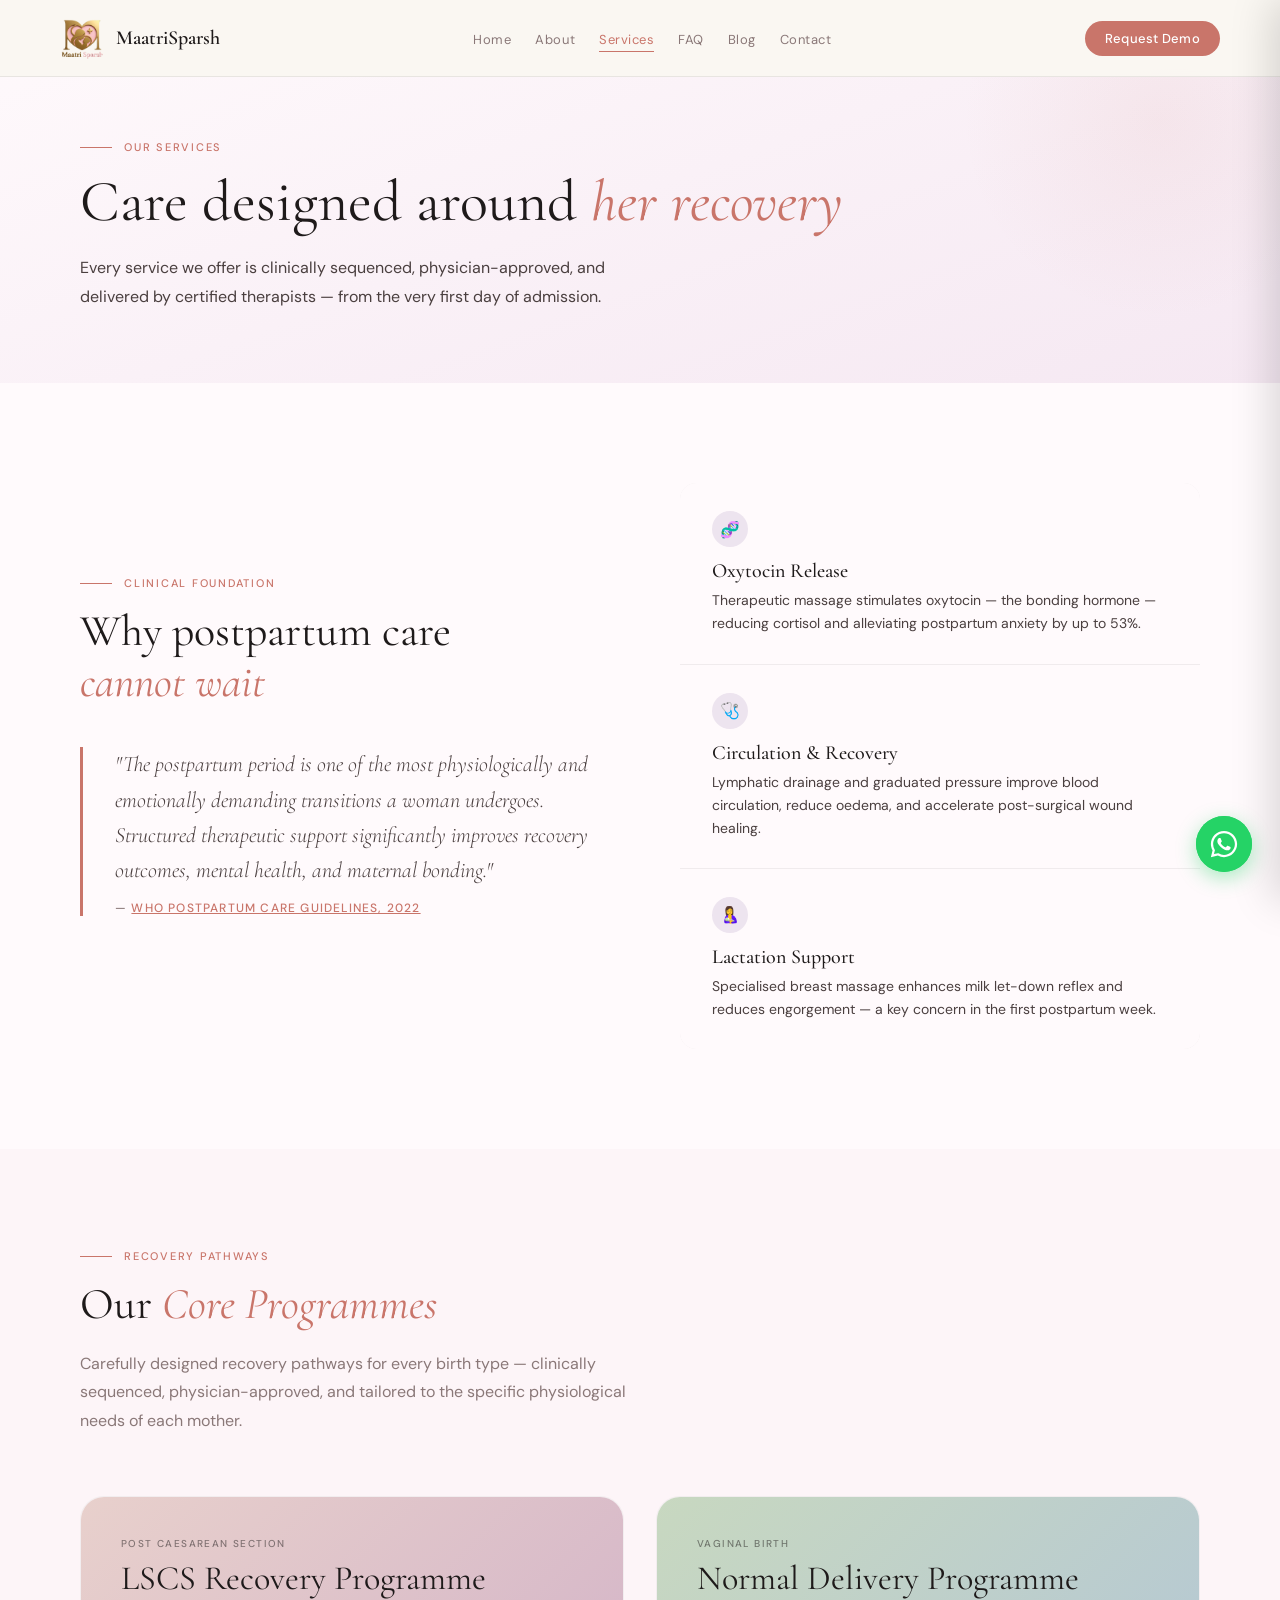
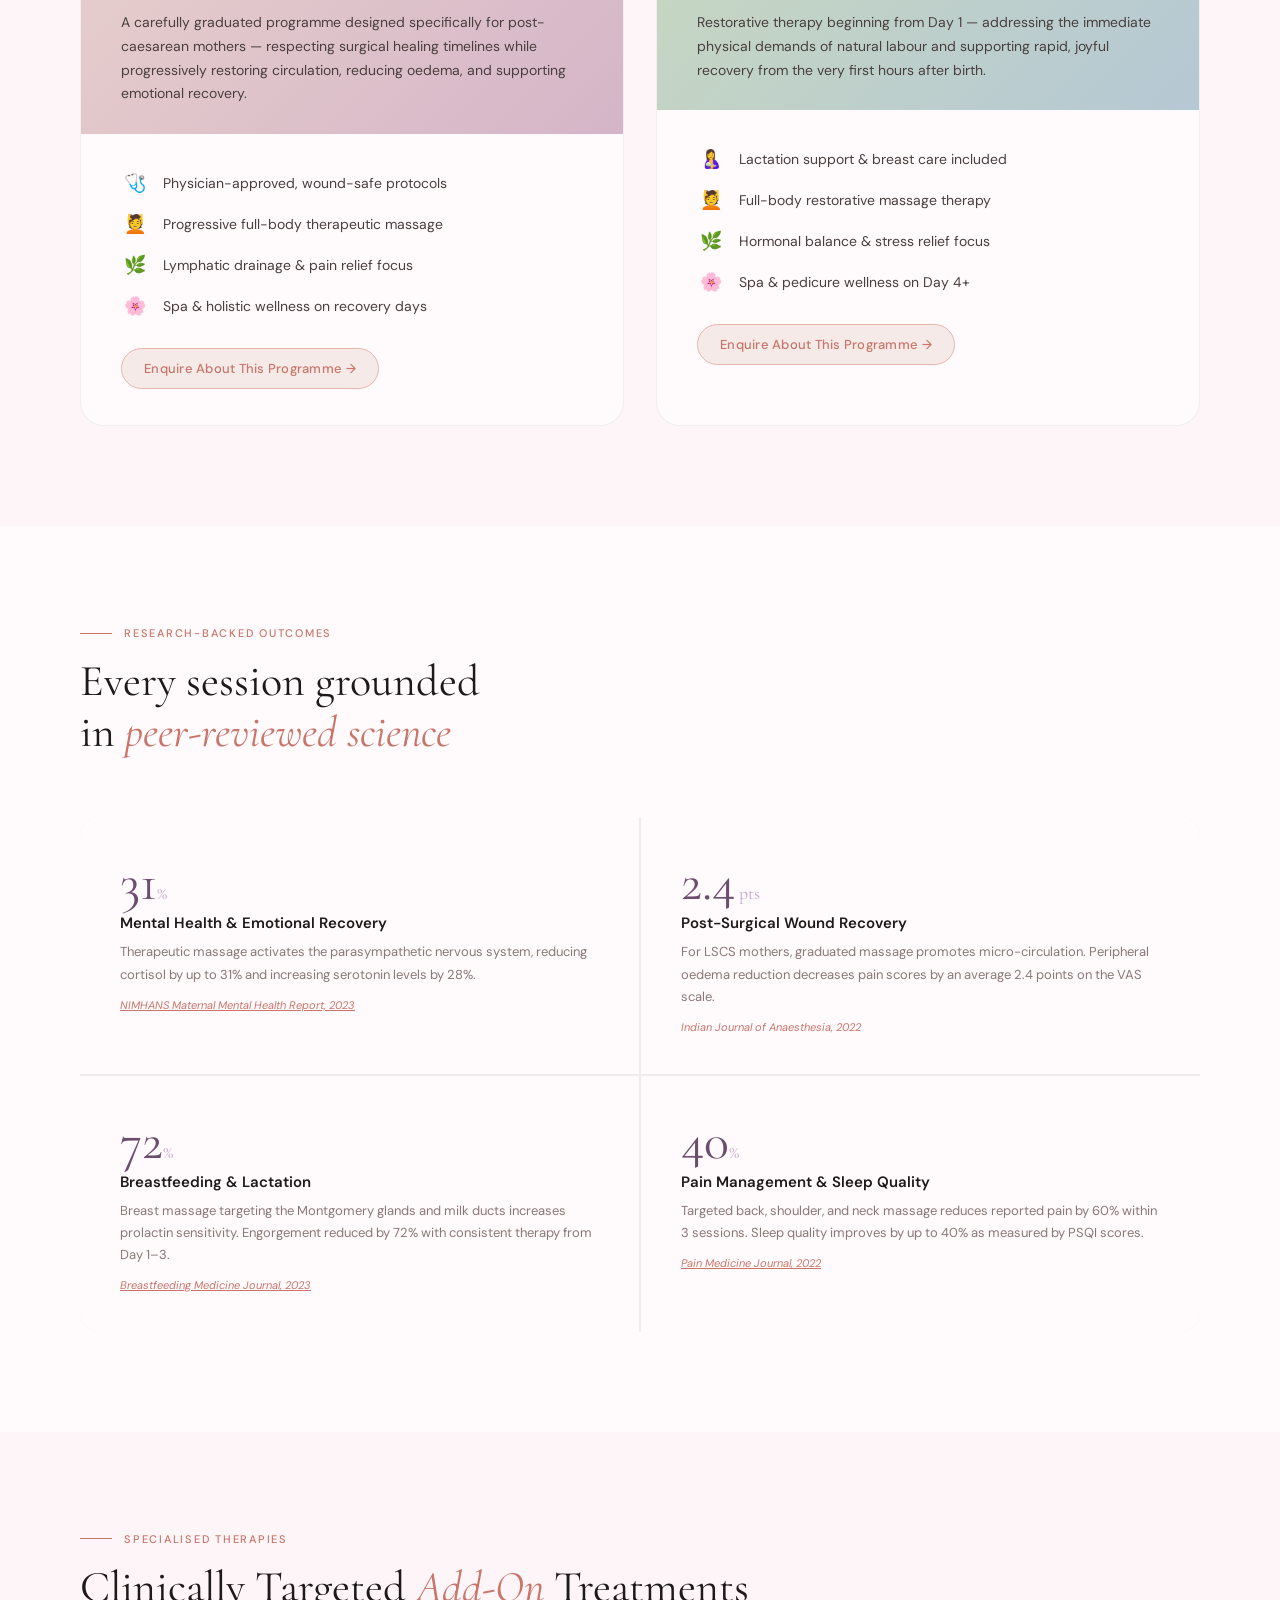
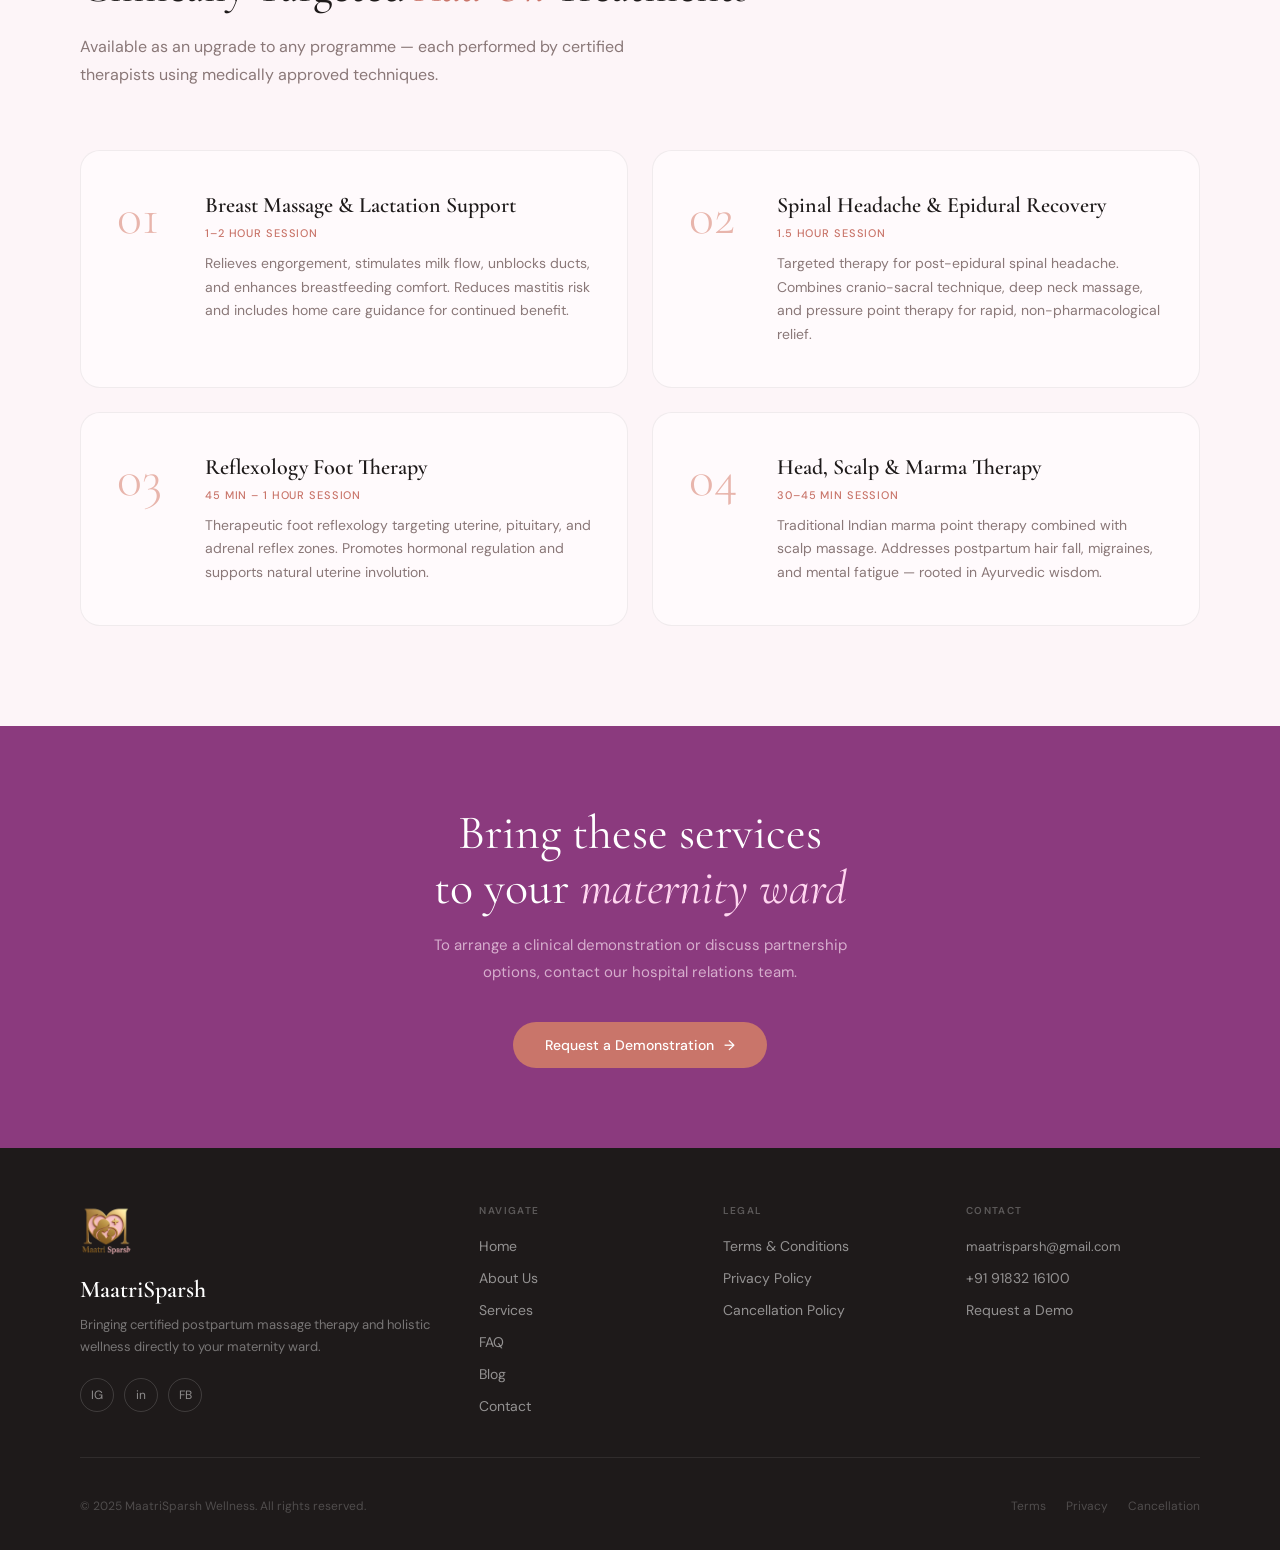
<file: services.html>
<!DOCTYPE html>
<html lang="en">
<head>
<meta charset="UTF-8">
<meta name="viewport" content="width=device-width, initial-scale=1.0">
<meta name="keywords" content="postpartum massage therapy, LSCS recovery, normal delivery recovery, lactation support, hospital wellness programme India">
<meta name="description" content="MaatriSparsh services — postpartum massage therapy, lactation support, and holistic wellness add-ons.">
<title>Services — MaatriSparsh</title>
<link href="https://fonts.googleapis.com/css2?family=Cormorant+Garamond:ital,wght@0,300;0,400;0,500;0,600;1,300;1,400&family=DM+Sans:wght@300;400;500&display=swap" rel="stylesheet">
<link rel="stylesheet" href="shared.css">
<style>
  /* ─── CLINICAL BASIS ─── */
  .clinical-section {
    background: var(--warm-white);
    padding: 100px 80px;
    display: grid;
    grid-template-columns: 1fr 1fr;
    gap: 80px;
    align-items: center;
  }

  .quote-block {
    border-left: 3px solid var(--rose);
    padding-left: 32px;
    margin: 40px 0;
  }

  .quote-text {
    font-family: 'Cormorant Garamond', serif;
    font-size: 22px;
    font-style: italic;
    font-weight: 300;
    line-height: 1.6;
    color: var(--ink-soft);
    margin-bottom: 12px;
  }

  .quote-source {
    font-size: 12px;
    letter-spacing: 0.1em;
    color: var(--ink-muted);
    font-weight: 500;
    text-transform: uppercase;
  }

  .benefits-grid {
    display: grid;
    gap: 1px;
    background: rgba(0,0,0,0.06);
    border-radius: 16px;
    overflow: hidden;
  }

  .benefit-card {
    background: var(--warm-white);
    padding: 28px 32px;
    transition: background 0.3s;
    cursor: default;
  }
  .benefit-card:hover { background: var(--rose-light); }

  .benefit-icon {
    width: 36px; height: 36px;
    border-radius: 50%;
    background: var(--plum-light);
    display: flex;
    align-items: center;
    justify-content: center;
    margin-bottom: 12px;
    font-size: 16px;
  }

  .benefit-title {
    font-family: 'Cormorant Garamond', serif;
    font-size: 20px;
    font-weight: 500;
    color: var(--ink);
    margin-bottom: 6px;
  }

  .benefit-text { font-size: 14px; line-height: 1.65; color: var(--ink-soft); }

  /* ─── CORE SERVICES ─── */
  .services-section {
    background: var(--cream);
    padding: 100px 80px;
  }

  .services-grid {
    display: grid;
    grid-template-columns: 1fr 1fr;
    gap: 32px;
    margin-top: 60px;
  }

  .service-card {
    background: var(--warm-white);
    border-radius: 24px;
    overflow: hidden;
    border: 1px solid rgba(0,0,0,0.05);
    transition: all 0.4s cubic-bezier(0.34, 1.56, 0.64, 1);
  }
  .service-card:hover { transform: translateY(-6px); box-shadow: 0 24px 48px rgba(107,78,110,0.12); }

  .service-header {
    padding: 40px 40px 28px;
  }

  .service-card.lscs .service-header { background: linear-gradient(135deg,#E8D0CC,#D4B5C8); }
  .service-card.normal .service-header { background: linear-gradient(135deg,#C8D8C0,#B5C8D4); }

  .service-type {
    font-size: 10px;
    font-weight: 500;
    letter-spacing: 0.14em;
    text-transform: uppercase;
    color: rgba(30,26,26,0.5);
    margin-bottom: 8px;
  }

  .service-title {
    font-family: 'Cormorant Garamond', serif;
    font-size: 34px;
    font-weight: 400;
    color: var(--ink);
    margin-bottom: 12px;
  }

  .service-desc {
    font-size: 14px;
    line-height: 1.7;
    color: var(--ink-soft);
  }

  .service-body { padding: 36px 40px; }

  .what-included-title {
    font-size: 11px;
    font-weight: 600;
    letter-spacing: 0.12em;
    text-transform: uppercase;
    color: var(--ink-muted);
    margin-bottom: 20px;
  }

  /* New programme features (no day details) */
  .prog-features {
    display: flex;
    flex-direction: column;
    gap: 14px;
    margin-bottom: 28px;
  }

  .prog-feat {
    display: flex;
    align-items: center;
    gap: 14px;
    font-size: 14px;
    color: var(--ink-soft);
    line-height: 1.5;
  }

  .prog-feat-icon {
    font-size: 18px;
    flex-shrink: 0;
    width: 28px;
    text-align: center;
  }

  .prog-enquire-btn {
    display: inline-flex;
    align-items: center;
    gap: 8px;
    background: var(--rose-light);
    color: var(--rose);
    border: 1px solid var(--rose-mid);
    border-radius: 100px;
    padding: 11px 22px;
    font-size: 13px;
    font-weight: 500;
    text-decoration: none;
    transition: all 0.25s;
    letter-spacing: 0.02em;
  }

  .prog-enquire-btn:hover {
    background: var(--rose);
    color: white;
    border-color: var(--rose);
    transform: translateY(-1px);
    box-shadow: 0 8px 20px rgba(201,117,106,0.25);
  }

  /* ─── OUTCOMES ─── */
  .outcomes-section {
    background: var(--warm-white);
    padding: 100px 80px;
  }

  .outcomes-grid {
    display: grid;
    grid-template-columns: 1fr 1fr;
    gap: 2px;
    background: rgba(0,0,0,0.06);
    border-radius: 20px;
    overflow: hidden;
    margin-top: 60px;
  }

  .outcome-card {
    background: var(--warm-white);
    padding: 40px;
    transition: background 0.3s;
  }
  .outcome-card:hover { background: var(--plum-light); }

  .outcome-num {
    font-family: 'Cormorant Garamond', serif;
    font-size: 52px;
    font-weight: 400;
    color: var(--plum);
    line-height: 1;
    margin-bottom: 4px;
  }

  .outcome-unit { font-size: 18px; color: var(--plum-mid); }

  .outcome-title { font-size: 15px; font-weight: 600; color: var(--ink); margin-bottom: 8px; }

  .outcome-text { font-size: 13px; line-height: 1.7; color: var(--ink-muted); margin-bottom: 12px; }

  .outcome-source { font-size: 11px; color: var(--rose); font-style: italic; }
  .outcome-source a { color: var(--rose); text-decoration: underline; }

  /* ─── ADD-ONS ─── */
  .addons-section {
    background: var(--cream);
    padding: 100px 80px;
  }

  .addons-grid {
    display: grid;
    grid-template-columns: repeat(2, 1fr);
    gap: 24px;
    margin-top: 60px;
  }

  .addon-card {
    background: var(--warm-white);
    border-radius: 20px;
    padding: 40px 36px;
    border: 1px solid rgba(0,0,0,0.06);
    transition: all 0.35s cubic-bezier(0.34, 1.56, 0.64, 1);
    display: grid;
    grid-template-columns: auto 1fr;
    gap: 28px;
    align-items: start;
  }
  .addon-card:hover { transform: translateY(-6px); box-shadow: 0 20px 40px rgba(107,78,110,0.12); border-color: var(--plum-mid); }

  .addon-num-box {
    font-family: 'Cormorant Garamond', serif;
    font-size: 52px;
    font-weight: 300;
    color: var(--rose-mid);
    line-height: 1;
    width: 60px;
  }

  .addon-title {
    font-family: 'Cormorant Garamond', serif;
    font-size: 22px;
    font-weight: 600;
    color: var(--ink);
    margin-bottom: 6px;
    line-height: 1.3;
  }

  .addon-duration {
    font-size: 11px;
    color: var(--rose);
    font-weight: 500;
    letter-spacing: 0.08em;
    text-transform: uppercase;
    margin-bottom: 12px;
  }

  .addon-text { font-size: 14px; line-height: 1.7; color: var(--ink-muted); }

  /* ─── CTA STRIP ─── */
  .cta-strip {
    background: #8B3A7E;
    padding: 80px;
    text-align: center;
  }

  .cta-heading {
    font-family: 'Cormorant Garamond', serif;
    font-size: 48px;
    font-weight: 400;
    color: white;
    line-height: 1.15;
    margin-bottom: 16px;
  }
  .cta-heading em { font-style: italic; color: #FFD6F0; }

  .cta-text { font-size: 15px; color: rgba(255,235,248,0.65); max-width: 440px; margin: 0 auto 36px; line-height: 1.8; }

  .btn-primary {
    display: inline-flex; align-items: center; gap: 10px;
    background: var(--rose); color: white;
    border-radius: 100px; padding: 14px 32px;
    font-size: 14px; font-weight: 500;
    text-decoration: none; transition: all 0.3s;
  }
  .btn-primary:hover { background: #b3635a; transform: translateY(-2px); box-shadow: 0 12px 32px rgba(201,117,106,0.35); }

  @media (max-width: 900px) {
    .clinical-section { grid-template-columns: 1fr; gap: 36px; padding: 56px 24px; }
    .services-section { padding: 56px 24px; }
    .services-grid { grid-template-columns: 1fr; gap: 20px; margin-top: 36px; }
    .outcomes-section { padding: 56px 24px; }
    .outcomes-grid { grid-template-columns: 1fr; margin-top: 36px; }
    .addons-section { padding: 56px 24px; }
    .addons-grid { grid-template-columns: 1fr; margin-top: 36px; }
    .cta-strip { padding: 56px 24px; }
  }

  @media (max-width: 600px) {
    .clinical-section { padding: 48px 16px; }
    .quote-text { font-size: 17px; }
    .benefit-card { padding: 20px; }
    .benefit-title { font-size: 17px; }
    .services-section { padding: 48px 16px; }
    .service-header { padding: 24px 20px 16px; }
    .service-title { font-size: 26px; }
    .service-body { padding: 20px; }
    .day-item { padding: 12px 0; }
    .outcomes-section { padding: 48px 16px; }
    .outcome-card { padding: 28px 20px; }
    .outcome-num { font-size: 42px; }
    .addons-section { padding: 48px 16px; }
    .addon-card { grid-template-columns: 1fr; gap: 10px; padding: 24px 20px; }
    .addon-num-box { font-size: 40px; width: auto; }
    .addon-title { font-size: 19px; }
    .cta-strip { padding: 48px 16px; }
    .cta-heading { font-size: 28px; }
    .cta-text { font-size: 14px; }
    .btn-primary { width: 100%; justify-content: center; }
  }
</style>
<link rel="icon" type="image/svg+xml" href="favicon.svg">
</head>
<body data-page="services">

<div class="page-hero">
  <div class="page-hero-label">Our Services</div>
  <h1>Care designed around <em>her recovery</em></h1>
  <p class="page-hero-lead">Every service we offer is clinically sequenced, physician-approved, and delivered by certified therapists — from the very first day of admission.</p>
</div>

<!-- CLINICAL BASIS -->
<section class="clinical-section" id="clinical">
  <div>
    <div class="section-label reveal">Clinical Foundation</div>
    <h2 class="section-heading reveal">Why postpartum care<br><em>cannot wait</em></h2>

    <div class="quote-block reveal">
      <p class="quote-text">"The postpartum period is one of the most physiologically and emotionally demanding transitions a woman undergoes. Structured therapeutic support significantly improves recovery outcomes, mental health, and maternal bonding."</p>
      <p class="quote-source">— <a href="https://www.who.int/publications/i/item/9789240045989" target="_blank" rel="noopener" style="color:var(--rose);text-decoration:underline;">WHO Postpartum Care Guidelines, 2022</a></p>
    </div>
  </div>

  <div>
    <div class="benefits-grid reveal">
      <div class="benefit-card">
        <div class="benefit-icon">🧬</div>
        <div class="benefit-title">Oxytocin Release</div>
        <p class="benefit-text">Therapeutic massage stimulates oxytocin — the bonding hormone — reducing cortisol and alleviating postpartum anxiety by up to 53%.</p>
      </div>
      <div class="benefit-card">
        <div class="benefit-icon">🩺</div>
        <div class="benefit-title">Circulation & Recovery</div>
        <p class="benefit-text">Lymphatic drainage and graduated pressure improve blood circulation, reduce oedema, and accelerate post-surgical wound healing.</p>
      </div>
      <div class="benefit-card">
        <div class="benefit-icon">🤱</div>
        <div class="benefit-title">Lactation Support</div>
        <p class="benefit-text">Specialised breast massage enhances milk let-down reflex and reduces engorgement — a key concern in the first postpartum week.</p>
      </div>
    </div>
  </div>
</section>

<!-- CORE SERVICES -->
<section class="services-section" id="programmes">
  <div class="section-label reveal">Recovery Pathways</div>
  <h2 class="section-heading reveal">Our <em>Core Programmes</em></h2>
  <p class="section-lead reveal">Carefully designed recovery pathways for every birth type — clinically sequenced, physician-approved, and tailored to the specific physiological needs of each mother.</p>

  <div class="services-grid">
    <div class="service-card lscs reveal">
      <div class="service-header">
        <div class="service-type">Post Caesarean Section</div>
        <div class="service-title">LSCS Recovery Programme</div>
        <p class="service-desc">A carefully graduated programme designed specifically for post-caesarean mothers — respecting surgical healing timelines while progressively restoring circulation, reducing oedema, and supporting emotional recovery.</p>
      </div>
      <div class="service-body">
        <div class="prog-features">
          <div class="prog-feat">
            <span class="prog-feat-icon">🩺</span>
            <span>Physician-approved, wound-safe protocols</span>
          </div>
          <div class="prog-feat">
            <span class="prog-feat-icon">💆</span>
            <span>Progressive full-body therapeutic massage</span>
          </div>
          <div class="prog-feat">
            <span class="prog-feat-icon">🌿</span>
            <span>Lymphatic drainage & pain relief focus</span>
          </div>
          <div class="prog-feat">
            <span class="prog-feat-icon">🌸</span>
            <span>Spa & holistic wellness on recovery days</span>
          </div>
        </div>
        <a href="contact.html" class="prog-enquire-btn">Enquire About This Programme →</a>
      </div>
    </div>

    <div class="service-card normal reveal">
      <div class="service-header">
        <div class="service-type">Vaginal Birth</div>
        <div class="service-title">Normal Delivery Programme</div>
        <p class="service-desc">Restorative therapy beginning from Day 1 — addressing the immediate physical demands of natural labour and supporting rapid, joyful recovery from the very first hours after birth.</p>
      </div>
      <div class="service-body">
        <div class="prog-features">
          <div class="prog-feat">
            <span class="prog-feat-icon">🤱</span>
            <span>Lactation support & breast care included</span>
          </div>
          <div class="prog-feat">
            <span class="prog-feat-icon">💆</span>
            <span>Full-body restorative massage therapy</span>
          </div>
          <div class="prog-feat">
            <span class="prog-feat-icon">🌿</span>
            <span>Hormonal balance & stress relief focus</span>
          </div>
          <div class="prog-feat">
            <span class="prog-feat-icon">🌸</span>
            <span>Spa & pedicure wellness on Day 4+</span>
          </div>
        </div>
        <a href="contact.html" class="prog-enquire-btn">Enquire About This Programme →</a>
      </div>
    </div>
  </div>
</section>

<!-- OUTCOMES -->
<section class="outcomes-section" id="outcomes">
  <div class="section-label reveal">Research-Backed Outcomes</div>
  <h2 class="section-heading reveal">Every session grounded<br>in <em>peer-reviewed science</em></h2>

  <div class="outcomes-grid">
    <div class="outcome-card reveal">
      <div class="outcome-num">31<span class="outcome-unit">%</span></div>
      <div class="outcome-title">Mental Health & Emotional Recovery</div>
      <p class="outcome-text">Therapeutic massage activates the parasympathetic nervous system, reducing cortisol by up to 31% and increasing serotonin levels by 28%.</p>
      <div class="outcome-source"><a href="https://nimhans.ac.in" target="_blank" rel="noopener">NIMHANS Maternal Mental Health Report, 2023</a></div>
    </div>
    <div class="outcome-card reveal">
      <div class="outcome-num">2.4<span class="outcome-unit"> pts</span></div>
      <div class="outcome-title">Post-Surgical Wound Recovery</div>
      <p class="outcome-text">For LSCS mothers, graduated massage promotes micro-circulation. Peripheral oedema reduction decreases pain scores by an average 2.4 points on the VAS scale.</p>
      <div class="outcome-source">Indian Journal of Anaesthesia, 2022</div>
    </div>
    <div class="outcome-card reveal">
      <div class="outcome-num">72<span class="outcome-unit">%</span></div>
      <div class="outcome-title">Breastfeeding & Lactation</div>
      <p class="outcome-text">Breast massage targeting the Montgomery glands and milk ducts increases prolactin sensitivity. Engorgement reduced by 72% with consistent therapy from Day 1–3.</p>
      <div class="outcome-source"><a href="https://www.liebertpub.com/journal/bfm" target="_blank" rel="noopener">Breastfeeding Medicine Journal, 2023</a></div>
    </div>
    <div class="outcome-card reveal">
      <div class="outcome-num">40<span class="outcome-unit">%</span></div>
      <div class="outcome-title">Pain Management & Sleep Quality</div>
      <p class="outcome-text">Targeted back, shoulder, and neck massage reduces reported pain by 60% within 3 sessions. Sleep quality improves by up to 40% as measured by PSQI scores.</p>
      <div class="outcome-source"><a href="https://academic.oup.com/painmedicine" target="_blank" rel="noopener">Pain Medicine Journal, 2022</a></div>
    </div>
  </div>
</section>

<!-- ADD-ONS -->
<section class="addons-section" id="addons">
  <div class="section-label reveal">Specialised Therapies</div>
  <h2 class="section-heading reveal">Clinically Targeted <em>Add-On</em> Treatments</h2>
  <p class="section-lead reveal">Available as an upgrade to any programme — each performed by certified therapists using medically approved techniques.</p>

  <div class="addons-grid">
    <div class="addon-card reveal">
      <div class="addon-num-box">01</div>
      <div>
        <div class="addon-title">Breast Massage & Lactation Support</div>
        <div class="addon-duration">1–2 Hour Session</div>
        <p class="addon-text">Relieves engorgement, stimulates milk flow, unblocks ducts, and enhances breastfeeding comfort. Reduces mastitis risk and includes home care guidance for continued benefit.</p>
      </div>
    </div>
    <div class="addon-card reveal">
      <div class="addon-num-box">02</div>
      <div>
        <div class="addon-title">Spinal Headache & Epidural Recovery</div>
        <div class="addon-duration">1.5 Hour Session</div>
        <p class="addon-text">Targeted therapy for post-epidural spinal headache. Combines cranio-sacral technique, deep neck massage, and pressure point therapy for rapid, non-pharmacological relief.</p>
      </div>
    </div>
    <div class="addon-card reveal">
      <div class="addon-num-box">03</div>
      <div>
        <div class="addon-title">Reflexology Foot Therapy</div>
        <div class="addon-duration">45 Min – 1 Hour Session</div>
        <p class="addon-text">Therapeutic foot reflexology targeting uterine, pituitary, and adrenal reflex zones. Promotes hormonal regulation and supports natural uterine involution.</p>
      </div>
    </div>
    <div class="addon-card reveal">
      <div class="addon-num-box">04</div>
      <div>
        <div class="addon-title">Head, Scalp & Marma Therapy</div>
        <div class="addon-duration">30–45 Min Session</div>
        <p class="addon-text">Traditional Indian marma point therapy combined with scalp massage. Addresses postpartum hair fall, migraines, and mental fatigue — rooted in Ayurvedic wisdom.</p>
      </div>
    </div>
  </div>
</section>

<!-- CTA STRIP -->
<section class="cta-strip">
  <h2 class="cta-heading reveal">Bring these services<br>to your <em>maternity ward</em></h2>
  <p class="cta-text reveal">To arrange a clinical demonstration or discuss partnership options, contact our hospital relations team.</p>
  <a href="contact.html" class="btn-primary reveal">Request a Demonstration <span>→</span></a>
</section>

<script src="shared.js"></script>
</body>
</html>
</file>
<file: shared.css>
/* ─── MAATRISPARSH SHARED STYLES ─── */
@import url('https://fonts.googleapis.com/css2?family=Cormorant+Garamond:ital,wght@0,300;0,400;0,500;0,600;1,300;1,400&family=DM+Sans:wght@300;400;500&display=swap');

*, *::before, *::after { box-sizing: border-box; margin: 0; padding: 0; }

:root {
  --rose: #C9756A;
  --rose-light: #F5EAE7;
  --rose-mid: #E8B5AC;
  --plum: #6B4E6E;
  --plum-light: #EDE4EF;
  --plum-mid: #C2A8C5;
  --cream: #FDF5F8;
  --warm-white: #FFFAFC;
  --ink: #1E1A1A;
  --ink-soft: #4A3F3F;
  --ink-muted: #8A7878;
  --gold: #B8956A;
  --gold-light: #F5EDD9;
  --green-soft: #4E7A5F;
  --green-light: #E6F0EA;
}

html { scroll-behavior: smooth; }

body {
  font-family: 'DM Sans', sans-serif;
  background: var(--cream);
  color: var(--ink);
  overflow-x: hidden;
  -webkit-text-size-adjust: 100%;
}

/* ═══════════════════════════════════════
   NAV
═══════════════════════════════════════ */
nav {
  position: fixed;
  top: 0; left: 0; right: 0;
  z-index: 100;
  padding: 16px 60px;
  display: flex;
  align-items: center;
  justify-content: space-between;
  background: rgba(250,247,242,0.96);
  backdrop-filter: blur(14px);
  -webkit-backdrop-filter: blur(14px);
  border-bottom: 1px solid rgba(0,0,0,0.07);
  animation: navSlide 0.5s 0.1s both;
}

@keyframes navSlide {
  from { transform: translateY(-100%); opacity: 0; }
  to   { transform: translateY(0);     opacity: 1; }
}

.nav-brand {
  display: flex;
  align-items: center;
  gap: 12px;
  text-decoration: none;
  flex-shrink: 0;
}

.nav-logo {
  height: 44px; width: 44px;
  border-radius: 10px;
  object-fit: cover;
}

.nav-brand-name {
  font-family: 'Cormorant Garamond', serif;
  font-size: 20px;
  font-weight: 600;
  color: var(--ink);
  white-space: nowrap;
}

.nav-links {
  display: flex;
  gap: 24px;
  list-style: none;
  align-items: center;
}

.nav-links a {
  font-size: 13px;
  color: var(--ink-muted);
  text-decoration: none;
  letter-spacing: 0.04em;
  transition: color 0.2s;
  position: relative;
  padding-bottom: 2px;
  white-space: nowrap;
}

.nav-links a::after {
  content: '';
  position: absolute;
  bottom: -2px; left: 0;
  width: 0; height: 1px;
  background: var(--rose);
  transition: width 0.3s;
}

.nav-links a:hover,
.nav-links a.active { color: var(--rose); }
.nav-links a:hover::after,
.nav-links a.active::after { width: 100%; }

/* Right side of nav */
.nav-right {
  display: flex;
  align-items: center;
  gap: 12px;
  flex-shrink: 0;
}

.nav-cta {
  background: var(--rose);
  color: white;
  border-radius: 100px;
  padding: 9px 20px;
  font-size: 13px;
  font-weight: 500;
  text-decoration: none;
  transition: background 0.2s, transform 0.2s;
  letter-spacing: 0.02em;
  white-space: nowrap;
}

.nav-cta:hover { background: #b3635a; }

/* ═══════════════════════════════════════
   HAMBURGER
═══════════════════════════════════════ */
.nav-hamburger {
  display: none;
  flex-direction: column;
  justify-content: center;
  gap: 5px;
  width: 40px; height: 40px;
  background: var(--rose-light);
  border: none;
  cursor: pointer;
  padding: 8px;
  border-radius: 10px;
  flex-shrink: 0;
}

.nav-hamburger span {
  display: block;
  width: 20px; height: 2px;
  background: var(--rose);
  border-radius: 2px;
}

/* ═══════════════════════════════════════
   MOBILE DRAWER
═══════════════════════════════════════ */
.mobile-drawer-overlay {
  display: none;
  position: fixed; inset: 0;
  background: rgba(30,26,26,0.5);
  z-index: 199;
  opacity: 0;
  transition: opacity 0.3s;
}
.mobile-drawer-overlay.open { display: block; opacity: 1; }

.mobile-drawer {
  position: fixed;
  top: 0; right: 0; bottom: 0;
  width: 300px; max-width: 88vw;
  background: var(--warm-white);
  z-index: 200;
  transform: translateX(100%);
  transition: transform 0.35s cubic-bezier(0.4,0,0.2,1);
  box-shadow: -8px 0 40px rgba(0,0,0,0.15);
  display: flex;
  flex-direction: column;
}
.mobile-drawer.open { transform: translateX(0); }

.mobile-drawer-inner {
  padding: 20px;
  display: flex;
  flex-direction: column;
  height: 100%;
  overflow-y: auto;
  -webkit-overflow-scrolling: touch;
}

.mobile-drawer-close {
  align-self: flex-end;
  width: 36px; height: 36px;
  border-radius: 50%;
  border: 1px solid rgba(0,0,0,0.12);
  background: none;
  font-size: 15px;
  color: var(--ink-muted);
  cursor: pointer;
  display: flex;
  align-items: center;
  justify-content: center;
  margin-bottom: 20px;
  flex-shrink: 0;
}

.mobile-drawer-brand {
  padding-bottom: 20px;
  border-bottom: 1px solid rgba(0,0,0,0.07);
  margin-bottom: 12px;
}

.mobile-nav-links {
  display: flex;
  flex-direction: column;
  gap: 2px;
  flex: 1;
}

.mob-link {
  display: block;
  padding: 14px 16px;
  border-radius: 12px;
  font-size: 17px;
  color: var(--ink-soft);
  text-decoration: none;
  transition: background 0.15s, color 0.15s;
  font-weight: 400;
  letter-spacing: 0.01em;
}

.mob-link:hover,
.mob-link.active {
  background: var(--rose-light);
  color: var(--rose);
}

.mobile-drawer-ctas {
  display: flex;
  flex-direction: column;
  gap: 10px;
  padding-top: 20px;
  border-top: 1px solid rgba(0,0,0,0.07);
  margin-top: 16px;
}

.mob-cta-email {
  display: block; text-align: center;
  padding: 14px; border-radius: 12px;
  background: var(--rose); color: white;
  text-decoration: none; font-size: 15px; font-weight: 500;
  transition: background 0.2s;
}
.mob-cta-email:hover { background: #b3635a; }

.mob-cta-wa {
  display: block; text-align: center;
  padding: 14px; border-radius: 12px;
  background: #25D366; color: white;
  text-decoration: none; font-size: 15px; font-weight: 500;
  transition: background 0.2s;
}
.mob-cta-wa:hover { background: #1da851; }

/* ═══════════════════════════════════════
   PAGE HERO (inner pages)
═══════════════════════════════════════ */
.page-hero {
  padding: 140px 80px 72px;
  background: linear-gradient(160deg, var(--warm-white) 0%, #F5E8F2 100%);
  position: relative;
  overflow: hidden;
}

.page-hero::before {
  content: '';
  position: absolute;
  top: -80px; right: -80px;
  width: 400px; height: 400px;
  border-radius: 50%;
  background: radial-gradient(circle, rgba(201,117,106,0.08) 0%, transparent 70%);
  pointer-events: none;
}

.page-hero-label {
  font-size: 11px;
  font-weight: 500;
  letter-spacing: 0.16em;
  text-transform: uppercase;
  color: var(--rose);
  margin-bottom: 16px;
  display: flex;
  align-items: center;
  gap: 12px;
}

.page-hero-label::before {
  content: '';
  display: block;
  width: 32px; height: 1px;
  background: var(--rose);
}

.page-hero h1 {
  font-family: 'Cormorant Garamond', serif;
  font-size: 58px;
  font-weight: 400;
  line-height: 1.1;
  color: var(--ink);
  margin-bottom: 20px;
}

.page-hero h1 em {
  font-style: italic;
  color: var(--rose);
}

.page-hero-lead {
  font-size: 16px;
  line-height: 1.8;
  color: var(--ink-soft);
  max-width: 560px;
}

/* ═══════════════════════════════════════
   SECTIONS
═══════════════════════════════════════ */
section { padding: 90px 80px; }

.section-label {
  font-size: 11px;
  font-weight: 500;
  letter-spacing: 0.16em;
  text-transform: uppercase;
  color: var(--rose);
  margin-bottom: 16px;
  display: flex;
  align-items: center;
  gap: 12px;
}
.section-label::before {
  content: '';
  display: block;
  width: 32px; height: 1px;
  background: var(--rose);
}

.section-heading {
  font-family: 'Cormorant Garamond', serif;
  font-size: 44px;
  font-weight: 400;
  line-height: 1.15;
  color: var(--ink);
  margin-bottom: 20px;
}
.section-heading em { font-style: italic; color: var(--rose); }

.section-lead {
  font-size: 16px;
  line-height: 1.8;
  color: var(--ink-muted);
  max-width: 580px;
}

/* ═══════════════════════════════════════
   FOOTER
═══════════════════════════════════════ */
footer {
  background: var(--ink);
  color: rgba(255,255,255,0.7);
  padding: 56px 80px 36px;
}

.footer-grid {
  display: grid;
  grid-template-columns: 1.8fr 1fr 1fr 1.2fr;
  gap: 48px;
  margin-bottom: 40px;
  padding-bottom: 40px;
  border-bottom: 1px solid rgba(255,255,255,0.08);
}

.footer-brand-name {
  font-family: 'Cormorant Garamond', serif;
  font-size: 24px;
  font-weight: 600;
  color: white;
  margin: 14px 0 10px;
}

.footer-tagline {
  font-size: 13px;
  line-height: 1.7;
  color: rgba(255,255,255,0.4);
  margin-bottom: 20px;
}

.footer-social {
  display: flex;
  gap: 10px;
}

.footer-social a {
  width: 34px; height: 34px;
  border-radius: 50%;
  border: 1px solid rgba(255,255,255,0.15);
  display: flex;
  align-items: center;
  justify-content: center;
  color: rgba(255,255,255,0.5);
  text-decoration: none;
  font-size: 12px;
  transition: all 0.2s;
}
.footer-social a:hover { background: var(--rose); border-color: var(--rose); color: white; }

.footer-col-title {
  font-size: 10px;
  font-weight: 600;
  letter-spacing: 0.14em;
  text-transform: uppercase;
  color: rgba(255,255,255,0.28);
  margin-bottom: 18px;
}

.footer-col ul {
  list-style: none;
  display: flex;
  flex-direction: column;
  gap: 10px;
}

.footer-col ul a {
  font-size: 14px;
  color: rgba(255,255,255,0.52);
  text-decoration: none;
  transition: color 0.2s;
  line-height: 1.5;
}
.footer-col ul a:hover { color: var(--rose-mid); }

.footer-email-link {
  word-break: break-all;
  font-size: 13px !important;
}

.footer-bottom {
  display: flex;
  align-items: center;
  justify-content: space-between;
  gap: 16px;
  flex-wrap: wrap;
}

.footer-copy {
  font-size: 12px;
  color: rgba(255,255,255,0.22);
}

.footer-legal {
  display: flex;
  gap: 20px;
  flex-wrap: wrap;
}

.footer-legal a {
  font-size: 12px;
  color: rgba(255,255,255,0.22);
  text-decoration: none;
  transition: color 0.2s;
}
.footer-legal a:hover { color: rgba(255,255,255,0.5); }

/* ═══════════════════════════════════════
   WHATSAPP FLOAT
═══════════════════════════════════════ */
.wa-float {
  position: fixed;
  bottom: 28px; right: 28px;
  z-index: 998;
  display: flex;
  flex-direction: column;
  align-items: flex-end;
  gap: 10px;
}

.wa-tooltip {
  background: var(--warm-white);
  border: 1px solid rgba(0,0,0,0.08);
  border-radius: 12px;
  padding: 10px 14px;
  font-size: 13px;
  color: var(--ink-soft);
  white-space: nowrap;
  box-shadow: 0 8px 24px rgba(0,0,0,0.10);
  opacity: 0;
  transform: translateX(10px);
  transition: opacity 0.3s, transform 0.3s;
  pointer-events: none;
}

.wa-float:hover .wa-tooltip { opacity: 1; transform: translateX(0); }

.wa-btn {
  width: 56px; height: 56px;
  border-radius: 50%;
  background: #25D366;
  display: flex;
  align-items: center;
  justify-content: center;
  text-decoration: none;
  box-shadow: 0 6px 20px rgba(37,211,102,0.40);
  transition: transform 0.3s, box-shadow 0.3s;
  position: relative;
}
.wa-btn:hover { transform: scale(1.1); box-shadow: 0 10px 28px rgba(37,211,102,0.50); }
.wa-btn svg { width: 30px; height: 30px; fill: white; }

.wa-pulse {
  position: absolute; inset: 0;
  border-radius: 50%;
  background: #25D366;
  animation: wa-pulse-anim 2.5s ease-out infinite;
  z-index: -1;
}

@keyframes wa-pulse-anim {
  0%   { transform: scale(1);   opacity: 0.55; }
  70%  { transform: scale(1.5); opacity: 0; }
  100% { transform: scale(1.5); opacity: 0; }
}

/* ═══════════════════════════════════════
   SCROLL REVEALS
═══════════════════════════════════════ */
.reveal {
  opacity: 0;
  transform: translateY(24px);
  transition: opacity 0.65s ease, transform 0.65s ease;
}
.reveal.visible { opacity: 1; transform: translateY(0); }

/* ═══════════════════════════════════════
   TABLET  (≤ 900px)
═══════════════════════════════════════ */
@media (max-width: 900px) {
  /* Nav */
  nav { padding: 14px 20px; }
  .nav-links { display: none; }
  .nav-hamburger { display: flex; }
  .nav-cta { display: none; } /* hidden on mobile — drawer has its own CTA */

  /* Sections */
  section { padding: 56px 24px; }

  /* Page hero */
  .page-hero { padding: 110px 24px 56px; }
  .page-hero h1 { font-size: 40px; }
  .page-hero-lead { font-size: 15px; }

  /* Typography */
  .section-heading { font-size: 34px; }
  .section-lead { font-size: 15px; }

  /* Footer */
  footer { padding: 48px 24px 28px; }
  .footer-grid { grid-template-columns: 1fr 1fr; gap: 32px; }
  .footer-brand-col { grid-column: 1 / -1; }
  .footer-bottom { flex-direction: column; align-items: flex-start; gap: 12px; }
}

/* ═══════════════════════════════════════
   MOBILE  (≤ 600px)
═══════════════════════════════════════ */
@media (max-width: 600px) {
  /* Nav */
  nav { padding: 12px 16px; }
  .nav-logo { height: 38px; width: 38px; }
  .nav-brand-name { font-size: 17px; }

  /* Sections */
  section { padding: 48px 16px; }

  /* Page hero */
  .page-hero { padding: 96px 16px 48px; }
  .page-hero h1 { font-size: 32px; }
  .page-hero-lead { font-size: 14px; }
  .page-hero-label { font-size: 10px; }

  /* Typography */
  .section-heading { font-size: 28px; margin-bottom: 14px; }
  .section-label { font-size: 10px; margin-bottom: 12px; }
  .section-lead { font-size: 14px; }

  /* Footer */
  footer { padding: 40px 16px 24px; }
  .footer-grid { grid-template-columns: 1fr; gap: 28px; }
  .footer-brand-col { grid-column: auto; }
  .footer-bottom { flex-direction: column; align-items: flex-start; gap: 10px; }
  .footer-legal { gap: 14px; }

  /* WhatsApp */
  .wa-float { bottom: 16px; right: 16px; }
  .wa-tooltip { display: none; }
  .wa-btn { width: 50px; height: 50px; }
  .wa-btn svg { width: 26px; height: 26px; }
}
</file>
